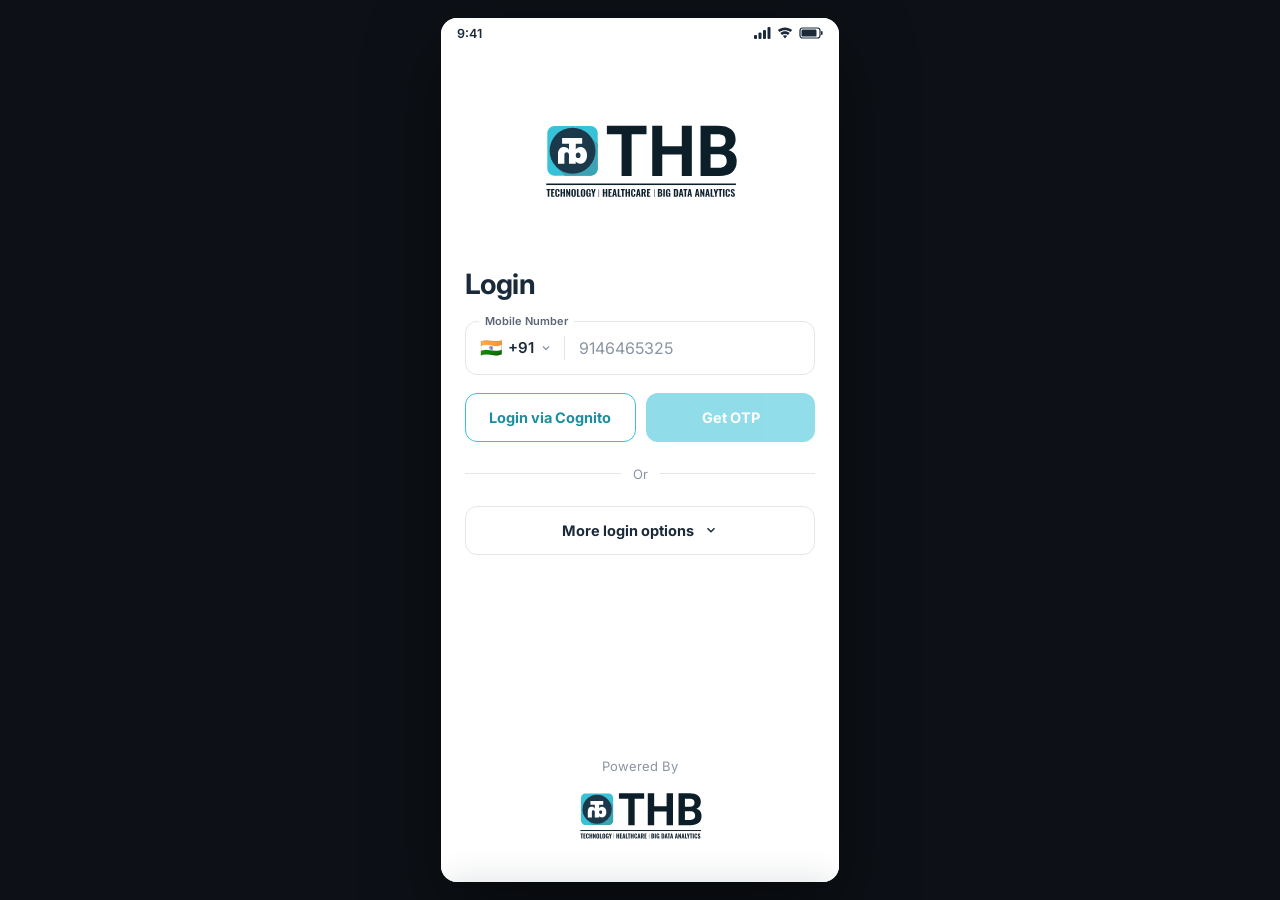
<file: index.html>
<!DOCTYPE html>
<html lang="en">
<head>
<meta charset="UTF-8">
<title>Sakra Sales</title>
<meta http-equiv="refresh" content="0; url=/login">
<script>location.replace('/login');</script>
</head>
<body></body>
</html>
</file>
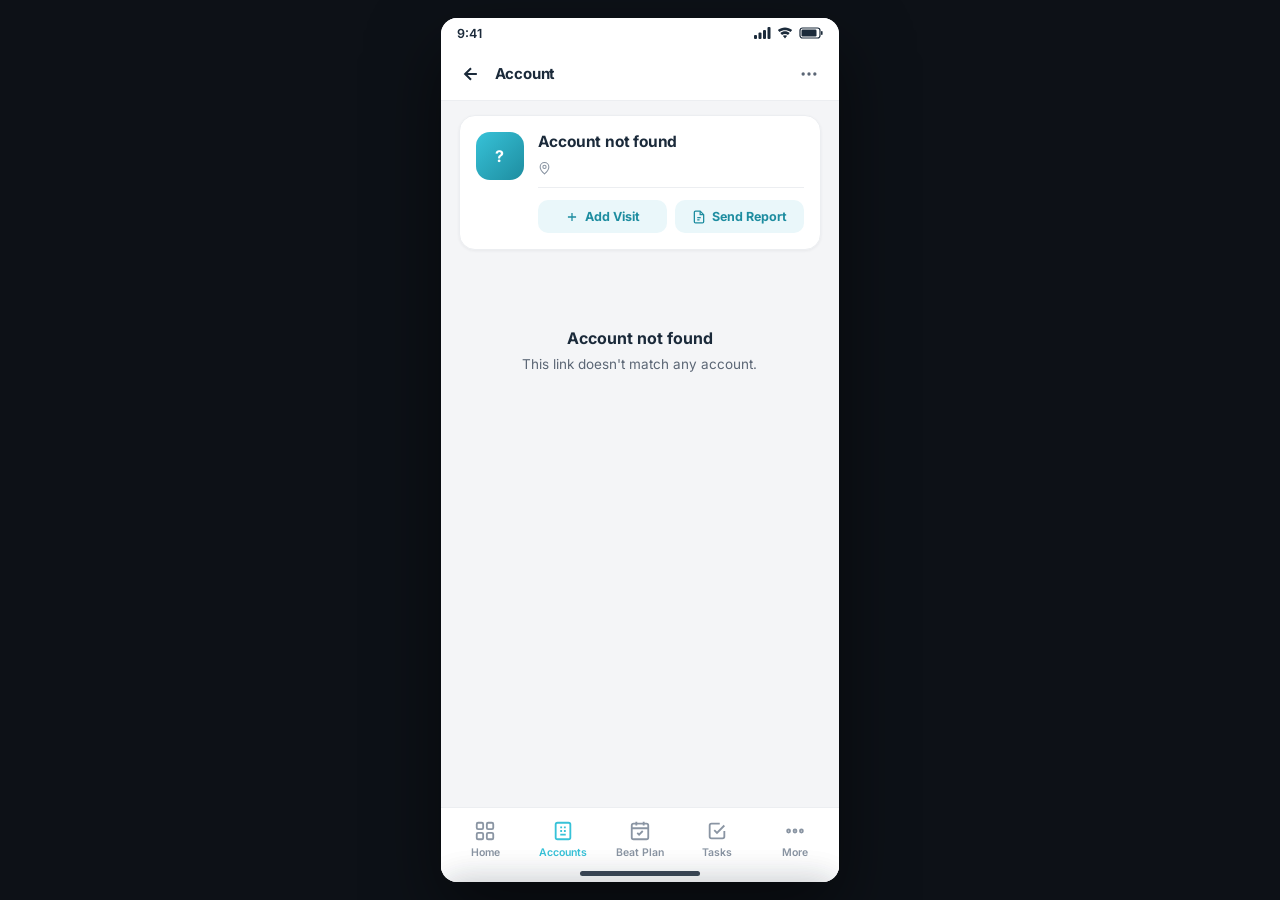
<file: accounts/index.html>
<!DOCTYPE html>
<html lang="en">
<head>
<meta charset="UTF-8"/>
<meta name="viewport" content="width=device-width,initial-scale=1.0,maximum-scale=1.0,user-scalable=no"/>
<title>Accounts · Sakra Sales</title>
<link rel="preconnect" href="https://fonts.googleapis.com">
<link rel="preconnect" href="https://fonts.gstatic.com" crossorigin>
<link href="https://fonts.googleapis.com/css2?family=Inter:wght@400;600;700&display=swap" rel="stylesheet">
<link rel="stylesheet" href="/assets/styles.css">
</head>
<body>
<div class="device" id="device">
  <div class="stage">

    <!-- LIST -->
    <div class="screen-view" id="view-list">
      <div class="appheader">
        <div class="header-row">
          <h1 class="page-title">Accounts</h1>
          <div class="avatar" onclick="location.href='/profile'">RH</div>
        </div>
      </div>
      <div class="chiprow" id="account-chips"></div>
      <div class="searchwrap"><div class="search">
        <svg width="18" height="18" viewBox="0 0 24 24" fill="none" stroke="currentColor" stroke-width="2"><circle cx="11" cy="11" r="7"/><path d="M21 21l-4.3-4.3"/></svg>
        <input id="account-search" placeholder="Search by account name, area" oninput="renderAccounts()">
      </div></div>
      <div class="toolsrow">
        <span class="count" id="account-count">— accounts</span>
        <div class="tools">
          <button class="iconbtn" onclick="openSheet('a-filter')" title="Filter"><svg width="16" height="16" viewBox="0 0 24 24" fill="none" stroke="currentColor" stroke-width="2"><path d="M3 5h18l-7 8v6l-4 2v-8z"/></svg></button>
          <button class="plan-reopt-btn" onclick="openSheet('newacct')"><svg width="13" height="13" viewBox="0 0 24 24" fill="none" stroke="currentColor" stroke-width="2.4"><path d="M12 5v14M5 12h14"/></svg>New</button>
        </div>
      </div>
      <div class="screen"><div class="pad" id="account-list" style="padding-top:0;"></div></div>
    </div>

    <!-- DETAIL -->
    <div class="screen-view" id="view-detail">
      <div class="vd-topbar">
        <a class="vd-back" href="/accounts" onclick="event.preventDefault();bucketGo('/accounts');">
          <svg width="20" height="20" viewBox="0 0 24 24" fill="none" stroke="currentColor" stroke-width="2.5"><path d="M19 12H5M12 5l-7 7 7 7"/></svg>
        </a>
        <div class="vd-topbar-title">
          <div class="vd-visit-id">Account</div>
          <div class="vd-follow-up" id="ad-sub"></div>
        </div>
        <button class="vd-topbar-action" onclick="snack('More actions — built next.')"><svg width="20" height="20" viewBox="0 0 24 24" fill="currentColor"><circle cx="5" cy="12" r="2"/><circle cx="12" cy="12" r="2"/><circle cx="19" cy="12" r="2"/></svg></button>
      </div>
      <div class="screen"><div style="padding:0 0 32px;">
        <div class="vd-hero-wrap">
          <div class="vd-hero">
            <div class="vd-hero-avatar" id="ad-avatar">AC</div>
            <div class="vd-hero-body">
              <div class="vd-hero-top">
                <div style="min-width:0;flex:1;">
                  <div class="vd-hero-name" id="ad-name">Account</div>
                  <div class="vd-hero-spec" id="ad-type">Type</div>
                </div>
                <span class="pill up" id="ad-status" style="margin-top:2px;">Status</span>
              </div>
              <div class="vd-hero-clinic">
                <svg width="13" height="13" viewBox="0 0 24 24" fill="none" stroke="currentColor" stroke-width="2"><path d="M12 22s-8-7-8-13a8 8 0 0 1 16 0c0 6-8 13-8 13z"/><circle cx="12" cy="9" r="3"/></svg>
                <span class="ct" id="ad-addr"></span>
              </div>
              <div class="vd-hero-actions">
                <button class="vd-hero-action" onclick="addVisit()">
                  <svg width="14" height="14" viewBox="0 0 24 24" fill="none" stroke="currentColor" stroke-width="2.2"><path d="M12 5v14M5 12h14"/></svg>
                  Add Visit
                </button>
                <button class="vd-hero-action" onclick="snack('Send report — built next.')">
                  <svg width="14" height="14" viewBox="0 0 24 24" fill="none" stroke="currentColor" stroke-width="2.2"><path d="M14 2H6a2 2 0 0 0-2 2v16a2 2 0 0 0 2 2h12a2 2 0 0 0 2-2V8z"/><path d="M14 2v6h6M9 13h6M9 17h4"/></svg>
                  Send Report
                </button>
              </div>
            </div>
          </div>
        </div>
        <div style="padding:0 18px 32px;" id="ad-content"></div>
      </div></div>
    </div>

  </div>

  <!-- Filter sheet -->
  <div class="sheet-backdrop" id="a-filter-backdrop" onclick="closeSheet('a-filter')"></div>
  <div class="bottom-sheet" id="a-filter-sheet">
    <div class="sheet-handle"></div>
    <div class="sheet-header">
      <span class="sheet-title">Filters</span>
      <button class="sheet-close" onclick="closeSheet('a-filter')"><svg width="14" height="14" viewBox="0 0 24 24" fill="none" stroke="currentColor" stroke-width="2.5"><path d="M18 6L6 18M6 6l12 12"/></svg></button>
    </div>
    <div class="sf-section">
      <div class="sf-section-h">Status</div>
      <div class="sf-chips" id="a-filter-status"></div>
    </div>
    <div class="sheet-footer">
      <button class="btn secondary" onclick="resetAccountsFilter()">Reset</button>
      <button class="btn btn-primary" onclick="applyAccountsFilter()">Apply</button>
    </div>
  </div>

  <!-- New account sheet -->
  <div class="sheet-backdrop" id="newacct-backdrop" onclick="closeSheet('newacct')"></div>
  <div class="bottom-sheet" id="newacct-sheet">
    <div class="sheet-handle"></div>
    <div class="sheet-header"><span class="sheet-title">New account</span>
      <button class="sheet-close" onclick="closeSheet('newacct')"><svg width="14" height="14" viewBox="0 0 24 24" fill="none" stroke="currentColor" stroke-width="2.5"><path d="M18 6L6 18M6 6l12 12"/></svg></button></div>
    <div class="co-section"><label class="tke-label">Account name <span class="req" style="color:var(--red)">*</span></label><input class="tke-input" id="nac-name" placeholder="e.g. City Care Clinic" style="font-size:16px;"></div>
    <div class="co-section"><label class="tke-label">Type</label>
      <select class="tke-select" id="nac-type"><option value="referral">Referral source</option><option value="venue">Venue</option><option value="corporate">Corporate</option></select></div>
    <div class="co-section"><label class="tke-label">Sub-type</label><input class="tke-input" id="nac-sub" placeholder="e.g. Nursing Home / Housing Society / IT" style="font-size:16px;"></div>
    <div class="co-section"><label class="tke-label">Status</label>
      <select class="tke-select" id="nac-status"><option>Prospect</option><option>Active</option><option>On-hold</option></select></div>
    <div class="co-section"><label class="tke-label">Address / area</label><input class="tke-input" id="nac-addr" placeholder="e.g. Indiranagar, Bengaluru" style="font-size:16px;"></div>
    <div class="co-section"><label class="tke-label">Primary contact</label><input class="tke-input" id="nac-contact" placeholder="Name" style="font-size:16px;"></div>
    <div class="co-section"><label class="tke-label">Contact phone</label><input class="tke-input" id="nac-phone" placeholder="+91 …" style="font-size:16px;"></div>
    <div class="sheet-footer"><button class="btn secondary" onclick="closeSheet('newacct')">Cancel</button><button class="btn btn-primary" onclick="createAccount()">Create account</button></div>
  </div>
</div>

<script src="/assets/data.js"></script>
<script src="/assets/shell.js"></script>
<script>
initShell('accounts');

const as_={type:"All",filter:{status:[]},filterDraft:{status:[]}};

/* New account */
function createAccount(){
  const name=(document.getElementById('nac-name').value||'').trim();
  if(!name){ snack('Please enter an account name.'); return; }
  const type=document.getElementById('nac-type').value;
  const sub=(document.getElementById('nac-sub').value||'').trim()||({referral:'Clinic',venue:'Venue',corporate:'Company'})[type];
  const status=document.getElementById('nac-status').value;
  const addr=(document.getElementById('nac-addr').value||'').trim()||'Bengaluru';
  const cName=(document.getElementById('nac-contact').value||'').trim();
  const cPhone=(document.getElementById('nac-phone').value||'').trim();
  const contacts=cName?[{n:cName,role:'Primary contact',phone:cPhone||'—',email:''}]:[];
  const acct={id:'AC-'+(9000+ACCOUNTS.length),name,type,sub,status,addr,lastVisit:'No visits yet',created:ACCOUNTS.length+1,contacts};
  if(type==='referral'){ Object.assign(acct,{tier:2,specialties:'—',referralsMTD:0,referralTarget:0,competing:'—'}); }
  else if(type==='venue'){ Object.assign(acct,{households:0,footfall:'—',pastCamps:0,preferredTiming:'—'}); }
  else { Object.assign(acct,{employees:0,insurer:'—',packageTier:'—',renewal:'—'}); }
  ACCOUNTS.push(acct);
  closeSheet('newacct');
  as_.type='All'; renderChips(); renderAccounts();
  snack('Account created.');
}

function renderChips(){
  const chips=[["All","All"],["referral","Referral"],["venue","Venue"],["corporate","Corporate"]];
  document.getElementById('account-chips').innerHTML=chips.map(([k,l])=>`<button class="chip ${as_.type===k?'active':''}" onclick="setType('${k}')">${l}</button>`).join('');
}
function setType(t){as_.type=t;renderChips();renderAccounts();}

/* ── Filter sheet ── */
const _openSheetOrig=openSheet;
openSheet=function(id){ if(id==='a-filter') populateAccountsFilterSheet(); _openSheetOrig(id); };
function populateAccountsFilterSheet(){
  as_.filterDraft={status:[...as_.filter.status]};
  document.getElementById('a-filter-status').innerHTML=["Prospect","Active","On-hold"].map(s=>`<button class="sf-chip-multi ${as_.filterDraft.status.includes(s)?'sel':''}" onclick="toggleAFilter('${s}',this)">${s}</button>`).join('');
}
function toggleAFilter(val,btn){
  const list=as_.filterDraft.status;const i=list.indexOf(val);
  if(i>=0) list.splice(i,1); else list.push(val);
  btn.classList.toggle('sel');
}
function applyAccountsFilter(){as_.filter={status:[...as_.filterDraft.status]};closeSheet('a-filter');renderAccounts();}
function resetAccountsFilter(){as_.filterDraft={status:[]};populateAccountsFilterSheet();}

function statusClass(s){return ACC_STATUS_CLASS[s]||'up';}

function renderAccounts(){
  const q=(document.getElementById('account-search').value||'').toLowerCase();
  let rows=ACCOUNTS.filter(a=>{
    const typeOk=as_.type==='All'||a.type===as_.type;
    const statusOk=!as_.filter.status.length||as_.filter.status.includes(a.status);
    const qOk=!q||a.name.toLowerCase().includes(q)||a.addr.toLowerCase().includes(q)||(a.sub||'').toLowerCase().includes(q);
    return typeOk&&statusOk&&qOk;
  });
  rows=[...rows].sort((x,y)=>x.created-y.created);
  document.getElementById('account-count').textContent=`${rows.length} account${rows.length!==1?'s':''}`;
  const list=document.getElementById('account-list');
  if(!rows.length){list.innerHTML='<div class="empty"><div class="et">No accounts found</div><div class="ed">Try a different name, type, or status.</div></div>';return;}
  list.innerHTML=rows.map(a=>{
    const slug=slugify(a.name);
    const meta=ACCOUNT_TYPE_META[a.type];
    const noVisit=/no visits/i.test(a.lastVisit);
    const foot=noVisit
      ?`<span class="foot-meta no-visits"><svg width="14" height="14" viewBox="0 0 24 24" fill="none" stroke="currentColor" stroke-width="2"><circle cx="12" cy="12" r="9"/><path d="M8 12h8"/></svg>No visits yet</span>`
      :`<span class="foot-meta"><svg width="14" height="14" viewBox="0 0 24 24" fill="none" stroke="currentColor" stroke-width="2"><circle cx="12" cy="12" r="9"/><path d="M12 7v5l3 2"/></svg>Last visit ${a.lastVisit}</span>`;
    return `<div class="card" onclick="bucketGo('/accounts/${slug}')">
      <div class="card-top">
        <span class="card-title">${a.name}</span>
        <div class="card-top-right"><span class="pill ${statusClass(a.status)}">${a.status}</span></div>
      </div>
      <div class="inner"><div class="line"><span style="color:var(--ink-2)">${meta.chip}:</span> ${a.sub}</div><div class="line sub">${a.addr}</div></div>
      <div class="card-foot">${foot}<button class="btn btn-primary" style="padding:7px 14px;font-size:var(--f-body);" onclick="event.stopPropagation();addVisitFor('${slug}')">Add Visit</button></div>
    </div>`;
  }).join('');
}

function vRow(label,val){return `<div class="vd-row"><span class="vd-row-label">${label}</span><span class="vd-row-value">${val||'—'}</span></div>`;}

const ad={current:null,acc:{info:true,contacts:true}};

function renderDetail(slug){
  const a=findAccountBySlug(slug);
  const content=document.getElementById('ad-content');
  if(!a){
    document.getElementById('ad-name').textContent='Account not found';
    document.getElementById('ad-type').textContent='';
    document.getElementById('ad-addr').textContent='';
    document.getElementById('ad-status').style.display='none';
    document.getElementById('ad-avatar').textContent='?';
    content.innerHTML='<div class="empty" style="margin-top:24px;"><div class="et">Account not found</div><div class="ed">This link doesn\'t match any account.</div></div>';
    return;
  }
  const meta=ACCOUNT_TYPE_META[a.type];
  document.getElementById('ad-status').style.display='';
  document.getElementById('ad-avatar').textContent=accInitials(a.name);
  document.getElementById('ad-name').textContent=a.name;
  document.getElementById('ad-type').textContent=`${meta.label} · ${a.sub}`;
  document.getElementById('ad-status').textContent=a.status;
  document.getElementById('ad-status').className=`pill ${statusClass(a.status)}`;
  document.getElementById('ad-addr').textContent=a.addr;
  document.getElementById('ad-sub').textContent=`${a.id} · Last visit ${a.lastVisit}`;
  ad.current=a; ad.acc={info:true,contacts:true};

  content.innerHTML=renderTypeInfo(a)+renderContacts(a)+renderRelated(a);
  bindAccordions();
  document.querySelector('#view-detail .screen').scrollTop=0;
}

/* Type-specific info block */
function renderTypeInfo(a){
  let rows='';
  if(a.type==='referral'){
    rows=vRow('Priority Tier',`P${a.tier}`)
        +vRow('Aligned Specialties',a.specialties)
        +vRow('Referrals (MTD)',`${a.referralsMTD} of ${a.referralTarget} target`)
        +vRow('Competing Hospitals',a.competing);
  } else if(a.type==='venue'){
    rows=(a.households?vRow('Households',a.households.toLocaleString('en-IN')):'')
        +vRow('Footfall Potential',a.footfall)
        +vRow('Past Camps',a.pastCamps)
        +vRow('Preferred Timing',a.preferredTiming);
  } else if(a.type==='corporate'){
    rows=vRow('Employees',a.employees.toLocaleString('en-IN'))
        +vRow('Current Insurer',a.insurer)
        +vRow('Package Tier',a.packageTier)
        +vRow('Renewal Date',a.renewal);
  }
  const meta=ACCOUNT_TYPE_META[a.type];
  return `<div class="acc ${ad.acc.info?'open':''}" data-key="info">
    <div class="acc-head">
      <div class="acc-icon">${meta.icon}</div>
      <div class="acc-title"><div class="acc-name">${meta.label} details</div><div class="acc-sub">${meta.sub}</div></div>
      <svg class="acc-chev" width="18" height="18" viewBox="0 0 24 24" fill="none" stroke="currentColor" stroke-width="2.5"><path d="M6 9l6 6 6-6"/></svg>
    </div>
    <div class="acc-body">${rows}</div>
  </div>`;
}

/* Linked contacts */
function renderContacts(a){
  const rows=(a.contacts||[]).map(c=>`
    <div class="vd-row" style="align-items:flex-start;">
      <span class="vd-row-label">${c.role}</span>
      <span class="vd-row-value" style="text-align:right;">
        <div style="font-weight:700;color:var(--ink);">${c.n}</div>
        ${c.spec?`<div style="color:var(--ink-2);">${c.spec}</div>`:''}
        <div style="color:var(--teal-press);">${c.phone}</div>
        ${c.email?`<div style="color:var(--ink-3);font-size:var(--f-cap);">${c.email}</div>`:''}
      </span>
    </div>`).join('');
  return `<div class="acc ${ad.acc.contacts?'open':''}" data-key="contacts">
    <div class="acc-head">
      <div class="acc-icon"><svg width="16" height="16" viewBox="0 0 24 24" fill="none" stroke="currentColor" stroke-width="2"><circle cx="9" cy="8" r="3.2"/><path d="M3.5 20a5.5 5.5 0 0 1 11 0"/><circle cx="17" cy="9" r="2.6"/><path d="M16 14.5a4.5 4.5 0 0 1 5 4"/></svg></div>
      <div class="acc-title"><div class="acc-name">Contacts</div><div class="acc-sub">${(a.contacts||[]).length} linked to this account</div></div>
      <svg class="acc-chev" width="18" height="18" viewBox="0 0 24 24" fill="none" stroke="currentColor" stroke-width="2.5"><path d="M6 9l6 6 6-6"/></svg>
    </div>
    <div class="acc-body">${rows||'<div class="vd-row"><span class="vd-row-value">No contacts assigned yet</span></div>'}</div>
  </div>`;
}

/* Related Leads, Deals & Tasks for this account */
function renderRelated(a){
  const slug=slugify(a.name);
  const leads=(typeof LEADS!=='undefined'?LEADS:[]).filter(l=>l.accountSlug===slug);
  const deals=(typeof DEALS!=='undefined'?DEALS:[]).filter(d=>d.accountSlug===slug);
  const tasks=(typeof TASKS!=='undefined'?TASKS:[]).filter(t=>t.accountSlug===slug);
  if(!leads.length&&!deals.length&&!tasks.length) return '';
  const linkRow=(label,val,href)=>`<a class="vd-row" style="text-decoration:none;color:inherit;" href="${href}" onclick="event.preventDefault();location.href='${href}'"><span class="vd-row-label">${label}</span><span class="vd-row-value" style="color:var(--teal-press);">${val} ›</span></a>`;
  let rows='';
  leads.forEach(l=>rows+=linkRow('Lead',`${l.title} · ${l.stage}`,`/leads/${l.id}`));
  deals.forEach(d=>rows+=linkRow('Deal',`${d.name} · ${d.status}`,`/deals/${d.id}`));
  tasks.forEach(t=>rows+=linkRow('Task',`${t.title} · ${t.status}`,`/tasks/${t.id}`));
  return `<div class="acc open" data-key="related" style="margin-top:14px;">
    <div class="acc-head">
      <div class="acc-icon"><svg width="16" height="16" viewBox="0 0 24 24" fill="none" stroke="currentColor" stroke-width="2"><path d="M4 6h16M4 12h16M4 18h10"/></svg></div>
      <div class="acc-title"><div class="acc-name">Related</div><div class="acc-sub">Leads, deals &amp; tasks on this account</div></div>
      <svg class="acc-chev" width="18" height="18" viewBox="0 0 24 24" fill="none" stroke="currentColor" stroke-width="2.5"><path d="M6 9l6 6 6-6"/></svg>
    </div>
    <div class="acc-body">${rows}</div>
  </div>`;
}

function bindAccordions(){
  document.querySelectorAll('#ad-content .acc').forEach(acc=>{
    acc.querySelector('.acc-head').addEventListener('click',()=>{
      const k=acc.dataset.key;
      ad.acc[k]=!ad.acc[k];
      acc.classList.toggle('open',ad.acc[k]);
    });
  });
}

const ADD_PURPOSE={referral:"Referral discussion",venue:"Camp recce",corporate:"Intro meeting"};
function queueVisit(a){
  if(!a) return;
  let added=[];
  try{ added=JSON.parse(sessionStorage.getItem('addedVisits')||'[]'); }catch(e){ added=[]; }
  const contact=(a.contacts&&a.contacts[0])?a.contacts[0].n:'—';
  added.push({
    id:'AV-'+(added.length+1)+'-'+slugify(a.name).slice(0,6),
    time:"TBD",ap:"",accountSlug:slugify(a.name),accountName:a.name,accountSub:a.sub,
    type:a.type,tier:a.tier,purpose:ADD_PURPOSE[a.type]||"Visit",contact,vt:"In person",status:"up",added:true
  });
  sessionStorage.setItem('addedVisits',JSON.stringify(added));
  snack(`Visit added to beat plan · ${a.name} (pending approval)`);
}
function addVisit(){ queueVisit(ad.current); }
function addVisitFor(slug){ queueVisit(findAccountBySlug(slug)); }

function showView(name){
  document.getElementById('view-list').classList.toggle('active',name==='list');
  document.getElementById('view-detail').classList.toggle('active',name==='detail');
}

bucketRoute('/accounts',{
  list(){ showView('list'); renderChips(); renderAccounts(); },
  detail(slug){ showView('detail'); renderDetail(slug); },
});
</script>
</body>
</html>
</file>
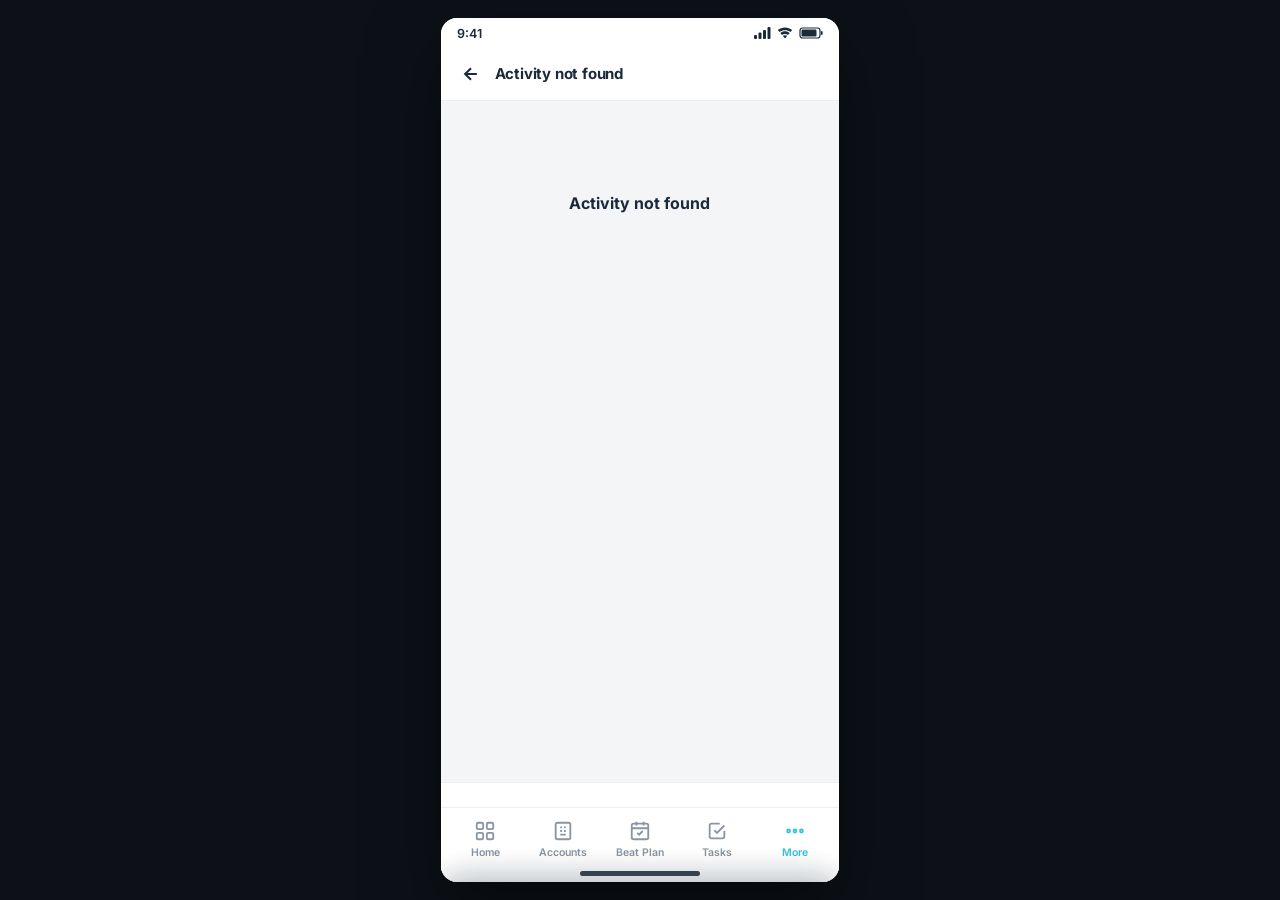
<file: activity/index.html>
<!DOCTYPE html>
<html lang="en">
<head>
<meta charset="UTF-8"/>
<meta name="viewport" content="width=device-width,initial-scale=1.0,maximum-scale=1.0,user-scalable=no"/>
<title>Activity · Sakra Sales</title>
<link rel="preconnect" href="https://fonts.googleapis.com">
<link rel="preconnect" href="https://fonts.gstatic.com" crossorigin>
<link href="https://fonts.googleapis.com/css2?family=Inter:wght@400;600;700&display=swap" rel="stylesheet">
<link rel="stylesheet" href="/assets/styles.css">
</head>
<body>
<div class="device" id="device">
  <div class="stage">

    <!-- LIST -->
    <div class="screen-view" id="view-list">
      <div class="appheader">
        <div class="header-row">
          <h1 class="page-title">Activity</h1>
          <div class="avatar" onclick="location.href='/profile'">RH</div>
        </div>
      </div>
      <div class="plan-toolbar">
        <span class="dash-stat-l" style="text-transform:none;font-size:var(--f-cap);color:var(--ink-2);">Health camps &amp; events</span>
        <button class="plan-reopt-btn" onclick="openSheet('newact')" title="Plan a new activity">
          <svg width="13" height="13" viewBox="0 0 24 24" fill="none" stroke="currentColor" stroke-width="2.4"><path d="M12 5v14M5 12h14"/></svg>
          New activity
        </button>
      </div>
      <div class="chiprow" id="act-chips"></div>
      <div class="toolsrow"><span class="count" id="act-count">— activities</span></div>
      <div class="screen"><div class="pad" id="act-list" style="padding-top:0;"></div></div>
    </div>

    <!-- DETAIL -->
    <div class="screen-view" id="view-detail">
      <div class="vd-topbar">
        <a class="vd-back" href="/activity" onclick="event.preventDefault();bucketGo('/activity');">
          <svg width="20" height="20" viewBox="0 0 24 24" fill="none" stroke="currentColor" stroke-width="2.5"><path d="M19 12H5M12 5l-7 7 7 7"/></svg>
        </a>
        <div class="vd-topbar-title">
          <div class="vd-visit-id" id="ad-id">Activity</div>
          <div class="vd-follow-up" id="ad-when"></div>
        </div>
        <span style="width:36px;"></span>
      </div>
      <div class="screen"><div style="padding:14px 18px 110px;" id="ad-content"></div></div>
      <div class="vd-footer" id="ad-footer"></div>
    </div>

  </div>

  <!-- New activity sheet (maker) -->
  <div class="sheet-backdrop" id="newact-backdrop" onclick="closeSheet('newact')"></div>
  <div class="bottom-sheet" id="newact-sheet">
    <div class="sheet-handle"></div>
    <div class="sheet-header">
      <div>
        <span class="sheet-title">Plan a new activity</span>
        <div class="msg-doctor-line">Submitted to your manager for approval</div>
      </div>
      <button class="sheet-close" onclick="closeSheet('newact')"><svg width="14" height="14" viewBox="0 0 24 24" fill="none" stroke="currentColor" stroke-width="2.5"><path d="M18 6L6 18M6 6l12 12"/></svg></button>
    </div>
    <div class="co-section">
      <label class="tke-label">Venue <span class="req" style="color:var(--red)">*</span></label>
      <select class="tke-select" id="na-venue"></select>
    </div>
    <div class="co-section">
      <label class="tke-label">Activity name</label>
      <input class="tke-input" id="na-name" placeholder="e.g. Free Health Camp" style="font-size:16px;">
    </div>
    <div class="co-section">
      <label class="tke-label">Proposed date</label>
      <input type="date" class="tke-input" id="na-date" style="font-size:16px;">
    </div>
    <div class="co-section">
      <label class="tke-label">Services to offer</label>
      <div class="sf-chips" id="na-services"></div>
    </div>
    <div class="co-section">
      <label class="tke-label">Staff</label>
      <div class="sf-chips" id="na-staff"></div>
    </div>
    <div class="co-section">
      <label class="tke-label">Logistics</label>
      <div class="sf-chips" id="na-logistics"></div>
    </div>
    <div class="mc-note" style="margin:0 4px;">
      <svg width="13" height="13" viewBox="0 0 24 24" fill="none" stroke="currentColor" stroke-width="2.2"><circle cx="12" cy="12" r="9"/><path d="M12 7v5l3 2"/></svg>
      New activities go to your manager for approval before scheduling.
    </div>
    <div class="sheet-footer">
      <button class="btn secondary" onclick="closeSheet('newact')">Cancel</button>
      <button class="btn btn-primary" onclick="createActivity()">Send for approval</button>
    </div>
  </div>

  <!-- Approval sheet (checker) -->
  <div class="sheet-backdrop" id="aapprove-backdrop" onclick="closeSheet('aapprove')"></div>
  <div class="bottom-sheet" id="aapprove-sheet">
    <div class="sheet-handle"></div>
    <div class="sheet-header">
      <div>
        <span class="sheet-title">Activity awaiting approval</span>
        <div class="msg-doctor-line" id="aapprove-sub">—</div>
      </div>
      <button class="sheet-close" onclick="closeSheet('aapprove')"><svg width="14" height="14" viewBox="0 0 24 24" fill="none" stroke="currentColor" stroke-width="2.5"><path d="M18 6L6 18M6 6l12 12"/></svg></button>
    </div>
    <div id="aapprove-body" style="padding:0 4px;"></div>
    <div class="sheet-footer">
      <button class="btn secondary" onclick="reviewActivity('rejected')">Reject</button>
      <button class="btn btn-primary" onclick="reviewActivity('approved')">Approve</button>
    </div>
  </div>

  <!-- Post-activity report sheet -->
  <div class="sheet-backdrop" id="report-backdrop" onclick="closeSheet('report')"></div>
  <div class="bottom-sheet" id="report-sheet">
    <div class="sheet-handle"></div>
    <div class="sheet-header">
      <span class="sheet-title">Post-activity report</span>
      <button class="sheet-close" onclick="closeSheet('report')"><svg width="14" height="14" viewBox="0 0 24 24" fill="none" stroke="currentColor" stroke-width="2.5"><path d="M18 6L6 18M6 6l12 12"/></svg></button>
    </div>
    <div class="co-section">
      <label class="tke-label">Footfall</label>
      <input type="number" class="tke-input" id="rp-footfall" placeholder="e.g. 180" style="font-size:16px;">
    </div>
    <div class="co-section">
      <label class="tke-label">Leads captured</label>
      <input type="number" class="tke-input" id="rp-leads" placeholder="e.g. 22" style="font-size:16px;">
    </div>
    <div class="sheet-footer">
      <button class="btn secondary" onclick="closeSheet('report')">Cancel</button>
      <button class="btn btn-primary" onclick="submitReport()">Mark completed</button>
    </div>
  </div>
</div>

<script src="/assets/data.js"></script>
<script src="/assets/shell.js"></script>
<script>
initShell('more');

const ALL_SERVICES=["BP","Sugar","BMI","ECG","Vision","Dental","Specialist OPD","Diet counselling"];
const ALL_STAFF=["Physician","Pediatrician","Nurse","Dietician","Coordinator","Lab technician"];
const ALL_LOGISTICS=["Space","Tables","Chairs","Power","Branding","Permissions"];
const at={filter:"All",current:null,naServices:[],naStaff:[],naLogistics:[]};

const AT_TABS=[
  {k:"All",m:a=>true},
  {k:"Pending",m:a=>a.approval==='pending'},
  {k:"Approved",m:a=>a.approval==='approved'&&a.exec==='planned'},
  {k:"Completed",m:a=>a.exec==='completed'},
];

function renderChips(){
  document.getElementById('act-chips').innerHTML=AT_TABS.map(t=>`<button class="chip ${at.filter===t.k?'active':''}" onclick="setFilter('${t.k}')">${t.k}</button>`).join('');
}
function setFilter(k){at.filter=k;renderChips();renderList();}

function statusPill(a){
  if(a.exec==='completed') return `<span class="pill done">Completed</span>`;
  return `<span class="pill ${ACTIVITY_APPROVAL_CLASS[a.approval]}">${a.approval==='approved'?'Approved':a.approval==='pending'?'Pending approval':'Rejected'}</span>`;
}

function renderList(){
  const tab=AT_TABS.find(t=>t.k===at.filter);
  const rows=ACTIVITIES.filter(tab.m).sort((a,b)=>a.created-b.created);
  document.getElementById('act-count').textContent=`${rows.length} activit${rows.length!==1?'ies':'y'}`;
  const list=document.getElementById('act-list');
  if(!rows.length){list.innerHTML='<div class="empty"><div class="et">No activities</div><div class="ed">Plan a new camp or change the filter.</div></div>';return;}
  list.innerHTML=rows.map(a=>{
    const done=a.exec==='completed';
    const foot=done
      ?`<span class="foot-meta"><svg width="13" height="13" viewBox="0 0 24 24" fill="none" stroke="currentColor" stroke-width="2"><path d="M20 6L9 17l-5-5"/></svg>${a.footfall} footfall · ${a.leads} leads</span>`
      :`<span class="foot-meta"><svg width="13" height="13" viewBox="0 0 24 24" fill="none" stroke="currentColor" stroke-width="2"><circle cx="12" cy="12" r="9"/><path d="M12 7v5l3 2"/></svg>${a.expFootfall||'—'} expected</span>`;
    return `<div class="card" onclick="bucketGo('/activity/${a.id}')">
      <div class="card-top">
        <span class="card-title">${a.name}</span>
        ${statusPill(a)}
      </div>
      <div class="inner">
        <div class="line"><span style="color:var(--ink-2)">Venue:</span> ${a.venueName}</div>
        <div class="line sub">${a.date} · ${a.time}</div>
      </div>
      <div class="card-foot">
        ${foot}
        <span class="foot-meta">${a.services.length} services</span>
      </div>
    </div>`;
  }).join('');
}

function vRow(label,val){return `<div class="vd-row"><span class="vd-row-label">${label}</span><span class="vd-row-value">${val||'—'}</span></div>`;}
function chipRow(items){return `<div class="sf-chips" style="padding:2px 0;">${items.map(i=>`<span class="sf-chip-multi sel" style="pointer-events:none;">${i}</span>`).join('')}</div>`;}

function renderDetail(id){
  const a=findActivityById(id); at.current=a;
  const content=document.getElementById('ad-content');
  const footer=document.getElementById('ad-footer');
  if(!a){
    document.getElementById('ad-id').textContent='Activity not found';
    document.getElementById('ad-when').textContent='';
    content.innerHTML='<div class="empty" style="margin-top:24px;"><div class="et">Activity not found</div></div>';
    footer.innerHTML='';
    return;
  }
  document.getElementById('ad-id').textContent=a.name;
  document.getElementById('ad-when').textContent=a.date;
  const meta=ACCOUNT_TYPE_META.venue;
  /* E5: spend linked to this activity (cost & cost-per-lead) */
  const actCost=(typeof getExpenses==='function'?getExpenses():[]).filter(e=>e.linkType==='activity'&&(e.linkLabel||'').indexOf(a.name)>=0).reduce((s,e)=>s+e.amount,0);
  let report='';
  if(a.exec==='completed'){
    const conv=a.footfall?Math.round((a.conversions/a.leads)*100):0;
    const cpl=actCost&&a.leads?fmtRs(Math.round(actCost/a.leads)):'—';
    report=`<div class="acc open" style="margin-top:14px;"><div class="acc-head">
      <div class="acc-icon"><svg width="16" height="16" viewBox="0 0 24 24" fill="none" stroke="currentColor" stroke-width="2"><path d="M3 3v18h18"/><path d="M7 14l4-4 4 3 5-6"/></svg></div>
      <div class="acc-title"><div class="acc-name">Post-activity report</div><div class="acc-sub">Outcome &amp; ROI</div></div>
    </div><div class="acc-body">
      <div class="ri-grid">
        <div class="ri-stat"><div class="ri-stat-lbl">Footfall</div><div class="ri-stat-val">${a.footfall}</div></div>
        <div class="ri-stat"><div class="ri-stat-lbl">Leads</div><div class="ri-stat-val">${a.leads}</div></div>
        <div class="ri-stat"><div class="ri-stat-lbl">Conversions</div><div class="ri-stat-val">${a.conversions}</div></div>
        <div class="ri-stat"><div class="ri-stat-lbl">Conv. rate</div><div class="ri-stat-val">${conv}%</div></div>
        <div class="ri-stat"><div class="ri-stat-lbl">Logistics cost</div><div class="ri-stat-val">${actCost?fmtRs(actCost):'—'}</div></div>
        <div class="ri-stat"><div class="ri-stat-lbl">Cost / lead</div><div class="ri-stat-val">${cpl}</div></div>
      </div>
    </div></div>`;
  }
  content.innerHTML=`
    <div class="card" style="margin-bottom:14px;">
      <div class="card-top"><span class="card-title">${a.venueName}</span>${statusPill(a)}</div>
      <div class="inner"><div class="line">${a.name}</div><div class="line sub">${a.date} · ${a.time}</div></div>
    </div>
    <div class="acc open"><div class="acc-head">
      <div class="acc-icon">${meta.icon}</div>
      <div class="acc-title"><div class="acc-name">Activity plan</div><div class="acc-sub">Services, staff &amp; logistics</div></div>
    </div><div class="acc-body">
      ${vRow('Expected footfall',a.expFootfall||(a.footfall?a.footfall+' (actual)':'—'))}
      ${vRow('Submitted by',a.submittedBy)}
      ${a.reviewedBy?vRow('Approved by',a.reviewedBy):''}
      <div class="vd-row" style="align-items:flex-start;"><span class="vd-row-label">Services</span><span class="vd-row-value">${chipRow(a.services)}</span></div>
      <div class="vd-row" style="align-items:flex-start;"><span class="vd-row-label">Staff</span><span class="vd-row-value" style="text-align:right;">${a.staff.join('<br>')}</span></div>
      <div class="vd-row" style="align-items:flex-start;"><span class="vd-row-label">Logistics</span><span class="vd-row-value">${chipRow(a.logistics)}</span></div>
    </div></div>
    ${report}
    <div class="card" style="margin-top:14px;" onclick="bucketGo('/accounts/${a.venueSlug}')">
      <div class="card-top"><span class="card-title" style="font-size:var(--f-sub);">Venue account</span><span class="pill wait">Venue</span></div>
      <div class="inner"><div class="line sub">View account ›</div></div>
    </div>`;

  /* footer CTA by state */
  if(a.approval==='pending'){
    footer.innerHTML=currentRole()==='manager'
      ?`<button class="btn btn-primary" style="flex:1;padding:14px;font-size:var(--f-sub);" onclick="openActApproval()">Review approval</button>`
      :`<button class="btn secondary" style="flex:1;padding:14px;font-size:var(--f-sub);opacity:.7;" disabled>Awaiting manager approval</button>`;
  } else if(a.approval==='approved'&&a.exec==='planned'){
    footer.innerHTML=`<button class="btn btn-primary" style="flex:1;padding:14px;font-size:var(--f-sub);" onclick="openSheet('report')">Run camp &amp; log report</button>`;
  } else {
    footer.innerHTML=`<button class="btn secondary" style="flex:1;padding:14px;font-size:var(--f-sub);" onclick="bucketGo('/activity')">Back to activities</button>`;
  }
  document.querySelector('#view-detail .screen').scrollTop=0;
}

function openActApproval(){
  const a=at.current;
  document.getElementById('aapprove-sub').textContent=`${a.venueName} · ${a.date}`;
  document.getElementById('aapprove-body').innerHTML=`
    ${vRow('Activity',a.name)}
    ${vRow('Submitted by',a.submittedBy)}
    ${vRow('Expected footfall',a.expFootfall)}
    <div class="vd-row" style="align-items:flex-start;"><span class="vd-row-label">Services</span><span class="vd-row-value">${chipRow(a.services)}</span></div>
    ${a.note?`<div class="vd-row" style="align-items:flex-start;"><span class="vd-row-label">Note</span><span class="vd-row-value" style="text-align:right;">${a.note}</span></div>`:''}`;
  openSheet('aapprove');
}
function reviewActivity(decision){
  if(at.current) setActivityApproval(at.current.id,decision);
  closeSheet('aapprove');
  renderDetail(at.current.id);
  snack(decision==='approved'?'Activity approved.':'Activity rejected — rep notified.');
}

/* New activity (maker) */
function openNewAct(){
  document.getElementById('na-venue').innerHTML=ACCOUNTS.filter(a=>a.type==='venue').map(v=>`<option value="${slugify(v.name)}">${v.name}</option>`).join('');
  document.getElementById('na-name').value='';
  document.getElementById('na-date').value='';
  at.naServices=[]; at.naStaff=[]; at.naLogistics=[];
  document.getElementById('na-services').innerHTML=ALL_SERVICES.map(s=>`<button class="sf-chip-multi" onclick="toggleNa('naServices','${s.replace(/'/g,"\\'")}',this)">${s}</button>`).join('');
  document.getElementById('na-staff').innerHTML=ALL_STAFF.map(s=>`<button class="sf-chip-multi" onclick="toggleNa('naStaff','${s.replace(/'/g,"\\'")}',this)">${s}</button>`).join('');
  document.getElementById('na-logistics').innerHTML=ALL_LOGISTICS.map(s=>`<button class="sf-chip-multi" onclick="toggleNa('naLogistics','${s.replace(/'/g,"\\'")}',this)">${s}</button>`).join('');
}
function toggleNa(group,s,btn){const arr=at[group];const i=arr.indexOf(s);if(i>=0)arr.splice(i,1);else arr.push(s);btn.classList.toggle('sel');}
function createActivity(){
  const venueSlug=document.getElementById('na-venue').value;
  const venue=ACCOUNTS.find(a=>slugify(a.name)===venueSlug);
  const name=document.getElementById('na-name').value||'Health Camp';
  const date=document.getElementById('na-date').value||'TBD';
  const id='AT-'+(ACTIVITIES.length+1);
  ACTIVITIES.push({id,name,venueSlug,venueName:venue?venue.name:'Venue',date,time:'TBD',
    services:at.naServices.length?at.naServices:["BP","Sugar","BMI"],staff:at.naStaff.length?at.naStaff:["TBD"],logistics:at.naLogistics.length?at.naLogistics:["TBD"],
    approval:"pending",exec:"planned",submittedBy:"Raj Hussain",note:"Created from app",expFootfall:venue?venue.footfall:'—',created:ACTIVITIES.length+1});
  closeSheet('newact');
  at.filter='Pending';renderChips();renderList();
  snack('Activity created — sent for approval.');
}

function submitReport(){
  const a=at.current;
  const f=parseInt(document.getElementById('rp-footfall').value||'0',10);
  const l=parseInt(document.getElementById('rp-leads').value||'0',10);
  if(!f||!l){snack('Enter footfall and leads.');return;}
  a.exec='completed';a.footfall=f;a.leads=l;a.conversions=Math.round(l*0.3);
  /* Captured camp leads flow into the Leads pipeline */
  let added=[]; try{ added=JSON.parse(sessionStorage.getItem('activityLeads')||'[]'); }catch(e){ added=[]; }
  added.push({venueSlug:a.venueSlug,venueName:a.venueName,count:l,activity:a.name});
  sessionStorage.setItem('activityLeads',JSON.stringify(added));
  closeSheet('report');
  renderDetail(a.id);
  snack(`Camp completed · ${l} leads → Leads pipeline`);
}

const _openOrig=openSheet;
openSheet=function(id){ if(id==='newact') openNewAct(); _openOrig(id); };

function showView(name){
  document.getElementById('view-list').classList.toggle('active',name==='list');
  document.getElementById('view-detail').classList.toggle('active',name==='detail');
}
bucketRoute('/activity',{
  list(){ showView('list'); renderChips(); renderList(); },
  detail(id){ showView('detail'); renderDetail(id); },
});
</script>
</body>
</html>
</file>
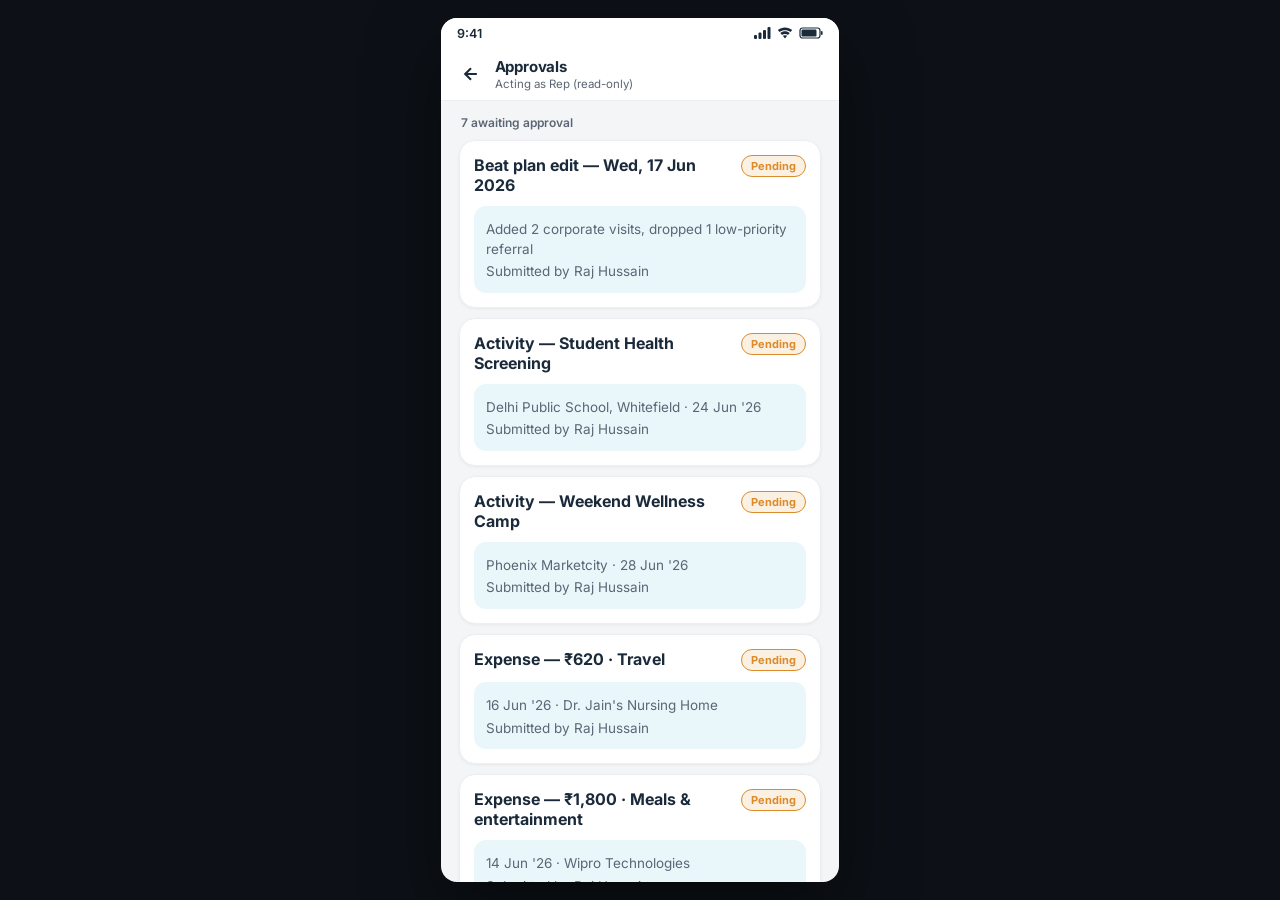
<file: approvals/index.html>
<!DOCTYPE html>
<html lang="en">
<head>
<meta charset="UTF-8"/>
<meta name="viewport" content="width=device-width,initial-scale=1.0,maximum-scale=1.0,user-scalable=no"/>
<title>Approvals · Sakra Sales</title>
<link rel="preconnect" href="https://fonts.googleapis.com">
<link rel="preconnect" href="https://fonts.gstatic.com" crossorigin>
<link href="https://fonts.googleapis.com/css2?family=Inter:wght@400;600;700&display=swap" rel="stylesheet">
<link rel="stylesheet" href="/assets/styles.css">
</head>
<body>
<div class="device" id="device">
  <div class="stage">
    <div class="screen-view active">
      <div class="vd-topbar">
        <a class="vd-back" href="/more" onclick="event.preventDefault();location.href='/more';">
          <svg width="20" height="20" viewBox="0 0 24 24" fill="none" stroke="currentColor" stroke-width="2.5"><path d="M19 12H5M12 5l-7 7 7 7"/></svg>
        </a>
        <div class="vd-topbar-title">
          <div class="vd-visit-id">Approvals</div>
          <div class="vd-follow-up" id="ap-role">—</div>
        </div>
        <span style="width:36px;"></span>
      </div>
      <div class="screen"><div style="padding:14px 18px 32px;" id="ap-list"></div></div>
    </div>
  </div>
</div>
<script src="/assets/data.js"></script>
<script src="/assets/shell.js"></script>
<script>
document.getElementById('device').insertAdjacentHTML('afterbegin',STATUS_BAR_HTML);
document.getElementById('device').insertAdjacentHTML('beforeend','<div class="snackbar" id="snackbar"></div>');

function isManager(){ return currentRole()==='manager'; }
function addedVisits(){ try{ return JSON.parse(sessionStorage.getItem('addedVisits')||'[]'); }catch(e){ return []; } }
function planPending(){ return addedVisits().length && sessionStorage.getItem('addedVisitsApproved')!=='1'; }

function render(){
  document.getElementById('ap-role').textContent=isManager()?'Acting as Manager':'Acting as Rep (read-only)';
  const items=[];
  if(seedPlanStatus()==='pending'){
    const p=BEAT_PLAN_STATE.pending;
    items.push({kind:'seedplan',title:`Beat plan edit — ${p.date}`,sub:p.note,by:p.submittedBy});
  }
  if(planPending()){
    const av=addedVisits();
    items.push({kind:'plan',title:"Beat plan edit — today",sub:`${av.length} visit${av.length!==1?'s':''} added: ${av.map(a=>a.accountName).join(', ')}`,by:'Raj Hussain'});
  }
  ACTIVITIES.filter(a=>a.approval==='pending').forEach(a=>{
    items.push({kind:'activity',id:a.id,title:`Activity — ${a.name}`,sub:`${a.venueName} · ${a.date}`,by:a.submittedBy||'Raj Hussain'});
  });
  (typeof pendingExpenses==='function'?pendingExpenses():[]).forEach(e=>{
    items.push({kind:'expense',id:e.id,title:`Expense — ${fmtRs(e.amount)} · ${expCatMeta(e.category).l}`,sub:`${e.date}${e.linkLabel?' · '+e.linkLabel:''}`,by:e.submittedBy||'Raj Hussain'});
  });
  (typeof pendingReports==='function'?pendingReports():[]).forEach(r=>{
    items.push({kind:'report',id:r.id,title:`Expense report — ${r.title}`,sub:`${r.claimIds.length} claims · ${fmtRs(r.total)}`,by:r.submittedBy||'Raj Hussain'});
  });
  (typeof pendingAdvances==='function'?pendingAdvances():[]).forEach(a=>{
    items.push({kind:'advance',id:a.id,title:`Advance — ${fmtRs(a.amount)}`,sub:`${a.purpose} · ${a.date}`,by:'Raj Hussain'});
  });
  const el=document.getElementById('ap-list');
  if(!items.length){ el.innerHTML='<div class="empty" style="margin-top:40px;"><div class="et">Nothing to approve</div><div class="ed">Pending beat-plan edits and activities will appear here.</div></div>'; return; }
  const actions=(it)=>{
    if(!isManager()) return '';
    return `<span style="display:inline-flex;gap:8px;">
      <button class="btn secondary" style="padding:8px 14px;" onclick="decide('${it.kind}','${it.id||''}','rejected')">Reject</button>
      <button class="btn btn-primary" style="padding:8px 14px;" onclick="decide('${it.kind}','${it.id||''}','approved')">Approve</button>
    </span>`;
  };
  el.innerHTML=`<div class="plan-count" style="margin:0 0 10px;">${items.length} awaiting approval</div>`+items.map(it=>`
    <div class="card">
      <div class="card-top"><span class="card-title">${it.title}</span><span class="pill wait">Pending</span></div>
      <div class="inner"><div class="line sub">${it.sub}</div><div class="line sub">Submitted by ${it.by}</div></div>
      ${isManager()?`<div class="card-foot" style="justify-content:flex-end;">${actions(it)}</div>`:''}
    </div>`).join('');
}
function decide(kind,id,decision){
  if(kind==='seedplan'){
    setSeedPlanDecision(decision);
  } else if(kind==='plan'){
    if(decision==='approved') sessionStorage.setItem('addedVisitsApproved','1');
    else { sessionStorage.removeItem('addedVisits'); sessionStorage.removeItem('addedVisitsApproved'); }
  } else if(kind==='activity'){
    setActivityApproval(id,decision);
  } else if(kind==='expense'){
    setExpenseStatus(id,decision==='approved'?'Approved':'Rejected');
  } else if(kind==='advance'){
    setAdvanceStatus(id,decision==='approved'?'Approved':'Rejected');
  } else if(kind==='report'){
    const r=findReportById(id);
    setReportStatus(id,decision==='approved'?'Approved':'Rejected');
    if(r) r.claimIds.forEach(cid=>setExpenseStatus(cid,decision==='approved'?'Approved':'Draft'));
  }
  snack(decision==='approved'?'Approved.':'Rejected — rep notified.');
  render();
}
render();
</script>
</body>
</html>
</file>
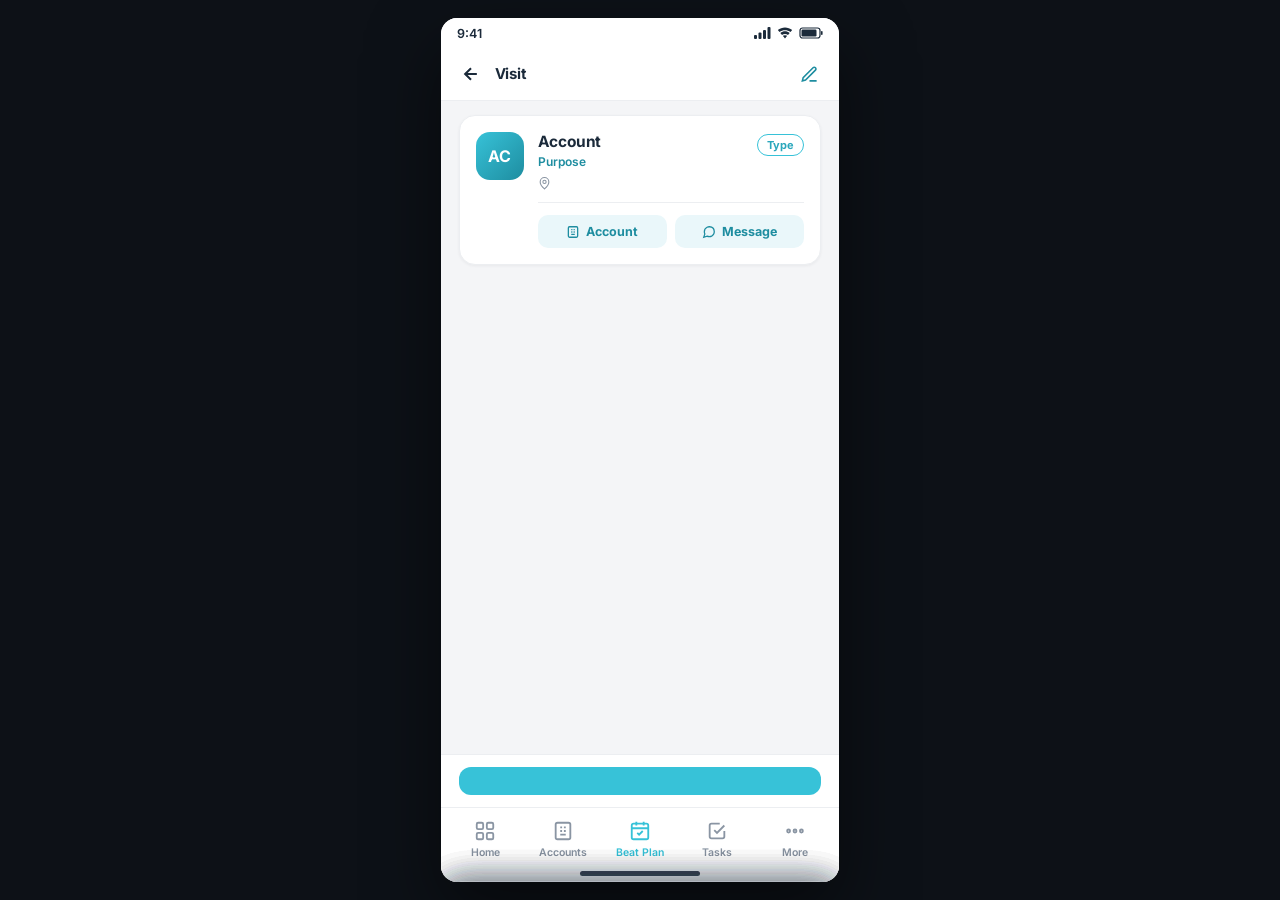
<file: beat-plan/index.html>
<!DOCTYPE html>
<html lang="en">
<head>
<meta charset="UTF-8"/>
<meta name="viewport" content="width=device-width,initial-scale=1.0,maximum-scale=1.0,user-scalable=no"/>
<title>Beat Plan · Sakra Sales</title>
<link rel="preconnect" href="https://fonts.googleapis.com">
<link rel="preconnect" href="https://fonts.gstatic.com" crossorigin>
<link href="https://fonts.googleapis.com/css2?family=Inter:wght@400;600;700&display=swap" rel="stylesheet">
<link rel="stylesheet" href="/assets/styles.css">
</head>
<body>
<div class="device" id="device">
  <div class="stage">

    <!-- LIST view -->
    <div class="screen-view" id="view-list">
      <div class="appheader">
        <div class="header-row">
          <h1 class="page-title">Beat plan</h1>
          <div class="avatar" onclick="location.href='/profile'">RH</div>
        </div>
      </div>

      <!-- Date switcher -->
      <div class="plan-date-bar" id="plan-date-bar">
        <button class="plan-day-nav" onclick="shiftDay(-1)" aria-label="Previous day"><svg width="16" height="16" viewBox="0 0 24 24" fill="none" stroke="currentColor" stroke-width="2.4"><path d="M15 18l-6-6 6-6"/></svg></button>
        <span class="plan-date-label" id="plan-date-label">Today · Tue, 16 Jun</span>
        <button class="plan-day-nav" onclick="shiftDay(1)" aria-label="Next day"><svg width="16" height="16" viewBox="0 0 24 24" fill="none" stroke="currentColor" stroke-width="2.4"><path d="M9 6l6 6-6 6"/></svg></button>
        <button class="plan-reopt-btn" style="margin-left:auto;" onclick="openSheet('reopt')" title="Re-optimise plan">
          <svg width="13" height="13" viewBox="0 0 24 24" fill="currentColor"><path d="M12 2l2.4 6.6L21 11l-6.6 2.4L12 20l-2.4-6.6L3 11l6.6-2.4L12 2z"/></svg>
          Re-optimise
        </button>
      </div>

      <!-- Maker-checker banner -->
      <div class="pad" id="mc-banner" style="padding-top:0;padding-bottom:0;"></div>

      <!-- Plan / History toggle -->
      <div class="plan-toolbar">
        <div class="view-toggle" role="tablist">
          <button id="vt-plan" class="view-toggle-btn sel" onclick="setMainView('plan')">Today's plan</button>
          <button id="vt-hist" class="view-toggle-btn" onclick="setMainView('hist')">Visit history</button>
        </div>
        <button class="plan-reopt-btn" onclick="openSheet('newplan')" title="Create a new beat plan">
          <svg width="13" height="13" viewBox="0 0 24 24" fill="none" stroke="currentColor" stroke-width="2.4"><path d="M12 5v14M5 12h14"/></svg>
          New plan
        </button>
      </div>

      <div class="plan-statusbar" id="plan-statusbar"></div>
      <div class="toolsrow">
        <span class="count" id="plan-count">— visits</span>
        <div class="tools">
          <div class="view-toggle" role="tablist" style="margin-right:4px;">
            <button id="pv-list" class="view-toggle-btn sel" onclick="setPlanView('list')" title="List"><svg width="15" height="15" viewBox="0 0 24 24" fill="none" stroke="currentColor" stroke-width="2.2"><path d="M8 6h13M8 12h13M8 18h13M3 6h.01M3 12h.01M3 18h.01"/></svg></button>
            <button id="pv-map" class="view-toggle-btn" onclick="setPlanView('map')" title="Map"><svg width="15" height="15" viewBox="0 0 24 24" fill="none" stroke="currentColor" stroke-width="2.2"><path d="M1 6l7-3 8 3 7-3v15l-7 3-8-3-7 3z"/><path d="M8 3v18M16 6v18"/></svg></button>
          </div>
          <button class="iconbtn" onclick="openSheet('plan-sort')" title="Sort"><svg width="16" height="16" viewBox="0 0 24 24" fill="none" stroke="currentColor" stroke-width="2"><path d="M3 6h12M3 12h9M3 18h6M17 7v12M17 19l3-3M17 19l-3-3"/></svg></button>
          <button class="iconbtn" onclick="openSheet('plan-filter')" title="Filter"><svg width="16" height="16" viewBox="0 0 24 24" fill="none" stroke="currentColor" stroke-width="2"><path d="M3 5h18l-7 8v6l-4 2v-8z"/></svg></button>
        </div>
      </div>
      <div class="screen">
        <div class="pad" id="plan-list" style="padding-top:2px;"></div>
        <div class="pad" id="plan-map" style="padding-top:2px;display:none;"></div>
        <div class="pad" id="hist-list" style="padding-top:2px;display:none;"></div>
      </div>
    </div>

    <!-- DETAIL view -->
    <div class="screen-view" id="view-detail">
      <div class="vd-topbar">
        <a class="vd-back" href="/beat-plan" onclick="event.preventDefault();bucketGo('/beat-plan');">
          <svg width="20" height="20" viewBox="0 0 24 24" fill="none" stroke="currentColor" stroke-width="2.5"><path d="M19 12H5M12 5l-7 7 7 7"/></svg>
        </a>
        <div class="vd-topbar-title">
          <div class="vd-visit-id" id="vd-visit-id">Visit</div>
          <div class="vd-follow-up" id="vd-follow-up"></div>
        </div>
        <button class="vd-edit-btn" onclick="openSheet('update')" aria-label="Reschedule visit">
          <svg width="19" height="19" viewBox="0 0 24 24" fill="none" stroke="currentColor" stroke-width="2"><path d="M12 20h9"/><path d="M16.5 3.5a2.121 2.121 0 0 1 3 3L7 19l-4 1 1-4L16.5 3.5z"/></svg>
        </button>
      </div>
      <div class="screen"><div style="padding:0 0 100px;">
        <div class="vd-hero-wrap">
          <div class="vd-hero">
            <div class="vd-hero-avatar" id="vd-hero-avatar">AC</div>
            <div class="vd-hero-body">
              <div class="vd-hero-top">
                <div style="min-width:0;flex:1;">
                  <div class="vd-hero-name" id="vd-hero-name">Account</div>
                  <div class="vd-hero-spec" id="vd-hero-purpose">Purpose</div>
                </div>
                <span class="pill up" id="vd-hero-type" style="margin-top:2px;">Type</span>
              </div>
              <div class="vd-hero-clinic">
                <svg width="13" height="13" viewBox="0 0 24 24" fill="none" stroke="currentColor" stroke-width="2"><path d="M12 22s-8-7-8-13a8 8 0 0 1 16 0c0 6-8 13-8 13z"/><circle cx="12" cy="9" r="3"/></svg>
                <span class="ct" id="vd-hero-account"></span>
              </div>
              <div class="vd-hero-actions">
                <a class="vd-hero-action" href="#" onclick="event.preventDefault();openAccount()">
                  <svg width="14" height="14" viewBox="0 0 24 24" fill="none" stroke="currentColor" stroke-width="2.2"><rect x="4" y="3" width="16" height="18" rx="2"/><path d="M9 8h2M13 8h2M9 12h2M13 12h2M9 16h6"/></svg>
                  Account
                </a>
                <button class="vd-hero-action" onclick="snack('Message — open from Contacts.')">
                  <svg width="14" height="14" viewBox="0 0 24 24" fill="none" stroke="currentColor" stroke-width="2.2"><path d="M21 11.5a8.38 8.38 0 0 1-.9 3.8 8.5 8.5 0 0 1-7.6 4.7 8.38 8.38 0 0 1-3.8-.9L3 21l1.9-5.7a8.38 8.38 0 0 1-.9-3.8 8.5 8.5 0 0 1 4.7-7.6 8.38 8.38 0 0 1 3.8-.9h.5a8.48 8.48 0 0 1 8 8v.5z"/></svg>
                  Message
                </button>
              </div>
            </div>
          </div>
        </div>
        <div style="padding:0 18px 32px;" id="vd-content"></div>
      </div></div>
      <div class="vd-footer" id="vd-footer">
        <button class="btn btn-primary" id="vd-footer-cta" style="flex:1;padding:14px;font-size:var(--f-sub);"></button>
      </div>
    </div>

  </div>

  <!-- New plan sheet (maker) -->
  <div class="sheet-backdrop" id="newplan-backdrop" onclick="closeSheet('newplan')"></div>
  <div class="bottom-sheet" id="newplan-sheet">
    <div class="sheet-handle"></div>
    <div class="sheet-header">
      <div>
        <span class="sheet-title">Create a beat plan</span>
        <div class="msg-doctor-line">Submitted to your manager for approval</div>
      </div>
      <button class="sheet-close" onclick="closeSheet('newplan')"><svg width="14" height="14" viewBox="0 0 24 24" fill="none" stroke="currentColor" stroke-width="2.5"><path d="M18 6L6 18M6 6l12 12"/></svg></button>
    </div>
    <div class="co-mode-grid">
      <button class="co-mode-card ai" onclick="createPlan('auto')">
        <span class="ic"><svg width="20" height="20" viewBox="0 0 24 24" fill="currentColor"><path d="M12 2l2.4 6.6L21 11l-6.6 2.4L12 20l-2.4-6.6L3 11l6.6-2.4L12 2z"/></svg></span>
        <div class="co-mode-card-body">
          <div class="co-mode-card-t">Auto-generate <span class="co-mode-card-tag">AI</span></div>
          <div class="co-mode-card-s">System builds the optimal plan by priority &amp; route.</div>
        </div>
        <svg class="co-mode-card-go" width="16" height="16" viewBox="0 0 24 24" fill="none" stroke="currentColor" stroke-width="2.2"><path d="M9 6l6 6-6 6"/></svg>
      </button>
      <button class="co-mode-card" onclick="createPlan('manual')">
        <span class="ic"><svg width="20" height="20" viewBox="0 0 24 24" fill="none" stroke="currentColor" stroke-width="2"><path d="M11 4H4a2 2 0 0 0-2 2v14a2 2 0 0 0 2 2h14a2 2 0 0 0 2-2v-7"/><path d="M18.5 2.5a2.12 2.12 0 0 1 3 3L12 15l-4 1 1-4 9.5-9.5z"/></svg></span>
        <div class="co-mode-card-body">
          <div class="co-mode-card-t">Build it myself</div>
          <div class="co-mode-card-s">Pick accounts &amp; times yourself, then send for approval.</div>
        </div>
        <svg class="co-mode-card-go" width="16" height="16" viewBox="0 0 24 24" fill="none" stroke="currentColor" stroke-width="2.2"><path d="M9 6l6 6-6 6"/></svg>
      </button>
    </div>
  </div>

  <!-- Approval detail sheet (checker) -->
  <div class="sheet-backdrop" id="approval-backdrop" onclick="closeSheet('approval')"></div>
  <div class="bottom-sheet" id="approval-sheet">
    <div class="sheet-handle"></div>
    <div class="sheet-header">
      <div>
        <span class="sheet-title">Plan awaiting approval</span>
        <div class="msg-doctor-line" id="approval-sub">—</div>
      </div>
      <button class="sheet-close" onclick="closeSheet('approval')"><svg width="14" height="14" viewBox="0 0 24 24" fill="none" stroke="currentColor" stroke-width="2.5"><path d="M18 6L6 18M6 6l12 12"/></svg></button>
    </div>
    <div id="approval-body" style="padding:0 4px;"></div>
    <div class="sheet-footer" id="approval-footer">
      <button class="btn secondary" onclick="reviewPlan('rejected')">Reject</button>
      <button class="btn btn-primary" onclick="reviewPlan('approved')">Approve</button>
    </div>
  </div>

  <!-- Check-out sheet (type-aware) -->
  <div class="sheet-backdrop" id="checkout-backdrop" onclick="closeSheet('checkout')"></div>
  <div class="bottom-sheet" id="checkout-sheet">
    <div class="sheet-handle"></div>
    <div class="sheet-header">
      <span class="sheet-title">Check out</span>
      <button class="sheet-close" onclick="closeSheet('checkout')"><svg width="14" height="14" viewBox="0 0 24 24" fill="none" stroke="currentColor" stroke-width="2.5"><path d="M18 6L6 18M6 6l12 12"/></svg></button>
    </div>
    <div class="co-doctor-block">
      <div class="co-doctor-name" id="co-acc-name">Account</div>
      <div class="co-doctor-meta" id="co-acc-meta">Type · Purpose</div>
    </div>
    <button class="co-mode-card ai" id="co-voice-btn" style="margin:0 0 4px;" onclick="voiceFill()">
      <span class="ic"><svg width="18" height="18" viewBox="0 0 24 24" fill="none" stroke="currentColor" stroke-width="2"><rect x="9" y="2" width="6" height="13" rx="3"/><path d="M5 11a7 7 0 0 0 14 0M12 18v4M8 22h8"/></svg></span>
      <div class="co-mode-card-body"><div class="co-mode-card-t">Speak to fill <span class="co-mode-card-tag">AI</span></div><div class="co-mode-card-s" id="co-voice-sub">Dictate the wrap-up — AI fills the form to review.</div></div>
    </button>
    <div class="co-section">
      <label class="tke-label">Check-out time</label>
      <div class="co-readonly-wrap"><input class="tke-input co-readonly" id="co-time" readonly></div>
    </div>
    <div class="co-section">
      <label class="tke-label">Visit outcome <span class="req" style="color:var(--red)">*</span></label>
      <select class="tke-select" id="co-outcome">
        <option value="">Select outcome</option>
        <option>Positive</option><option>Neutral</option><option>Negative</option><option>Incomplete</option>
      </select>
    </div>
    <!-- type-specific fields injected here -->
    <div id="co-typefields"></div>
    <div class="co-section">
      <label class="tke-label">Next action</label>
      <textarea class="tke-textarea" id="co-action" maxlength="500" placeholder="What's the next step you committed to?" oninput="updateActionCounter()"></textarea>
      <span class="co-counter" id="co-counter">0 / 500</span>
    </div>
    <div class="sheet-footer">
      <button class="btn secondary" onclick="closeSheet('checkout')">Cancel</button>
      <button class="btn btn-primary" onclick="submitCheckout()">Complete visit</button>
    </div>
  </div>

  <!-- Reschedule sheet -->
  <div class="sheet-backdrop" id="update-backdrop" onclick="closeSheet('update')"></div>
  <div class="bottom-sheet" id="update-sheet">
    <div class="sheet-handle"></div>
    <div class="sheet-header">
      <span class="sheet-title">Reschedule visit</span>
      <button class="sheet-close" onclick="closeSheet('update')"><svg width="14" height="14" viewBox="0 0 24 24" fill="none" stroke="currentColor" stroke-width="2.5"><path d="M18 6L6 18M6 6l12 12"/></svg></button>
    </div>
    <div class="co-doctor-block">
      <div class="co-doctor-name" id="uv-acc-name">Account</div>
      <div class="co-doctor-meta" id="uv-acc-meta">Purpose</div>
    </div>
    <div class="co-section">
      <label class="tke-label">New visit time <span class="req" style="color:var(--red)">*</span></label>
      <input type="time" class="tke-input" id="uv-new-time" style="font-size:16px;">
    </div>
    <div class="co-section">
      <label class="tke-label">Reason for change <span class="req" style="color:var(--red)">*</span></label>
      <select class="tke-select" id="uv-reason">
        <option value="">Select a reason</option>
        <option>Contact unavailable currently</option>
        <option>Asked to reschedule today</option>
        <option>Asked to reschedule to another day</option>
      </select>
    </div>
    <div class="mc-note" style="margin:0 4px;">
      <svg width="13" height="13" viewBox="0 0 24 24" fill="none" stroke="currentColor" stroke-width="2.2"><circle cx="12" cy="12" r="9"/><path d="M12 7v5l3 2"/></svg>
      Rescheduling sends the modified plan to your manager for approval.
    </div>
    <div class="sheet-footer">
      <button class="btn secondary" onclick="closeSheet('update')">Cancel</button>
      <button class="btn btn-primary" onclick="submitReschedule()">Save &amp; send for approval</button>
    </div>
  </div>

  <!-- Sort sheet -->
  <div class="sheet-backdrop" id="plan-sort-backdrop" onclick="closeSheet('plan-sort')"></div>
  <div class="bottom-sheet" id="plan-sort-sheet">
    <div class="sheet-handle"></div>
    <div class="sheet-header"><span class="sheet-title">Sort visits by</span>
      <button class="sheet-close" onclick="closeSheet('plan-sort')"><svg width="14" height="14" viewBox="0 0 24 24" fill="none" stroke="currentColor" stroke-width="2.5"><path d="M18 6L6 18M6 6l12 12"/></svg></button></div>
    <div class="sf-list" id="plan-sort-list"></div>
    <div class="sheet-footer"><button class="btn secondary" onclick="closeSheet('plan-sort')">Cancel</button><button class="btn btn-primary" onclick="applyPlanSort()">Apply</button></div>
  </div>

  <!-- Filter sheet -->
  <div class="sheet-backdrop" id="plan-filter-backdrop" onclick="closeSheet('plan-filter')"></div>
  <div class="bottom-sheet" id="plan-filter-sheet">
    <div class="sheet-handle"></div>
    <div class="sheet-header"><span class="sheet-title">Filter by type</span>
      <button class="sheet-close" onclick="closeSheet('plan-filter')"><svg width="14" height="14" viewBox="0 0 24 24" fill="none" stroke="currentColor" stroke-width="2.5"><path d="M18 6L6 18M6 6l12 12"/></svg></button></div>
    <div class="sf-section"><div class="sf-chips" id="plan-filter-type"></div></div>
    <div class="sheet-footer"><button class="btn secondary" onclick="bp.filterType=[];applyPlanFilter()">Reset</button><button class="btn btn-primary" onclick="applyPlanFilter()">Apply</button></div>
  </div>

  <!-- Re-optimise sheet -->
  <div class="sheet-backdrop" id="reopt-backdrop" onclick="closeSheet('reopt')"></div>
  <div class="bottom-sheet" id="reopt-sheet">
    <div class="sheet-handle"></div>
    <div class="sheet-header"><div><span class="sheet-title">Re-optimise plan</span><div class="msg-doctor-line">AI re-orders today's remaining visits</div></div>
      <button class="sheet-close" onclick="closeSheet('reopt')"><svg width="14" height="14" viewBox="0 0 24 24" fill="none" stroke="currentColor" stroke-width="2.5"><path d="M18 6L6 18M6 6l12 12"/></svg></button></div>
    <div class="co-mode-grid">
      <button class="co-mode-card" onclick="doReopt('route')"><span class="ic"><svg width="20" height="20" viewBox="0 0 24 24" fill="none" stroke="currentColor" stroke-width="2"><path d="M3 12h18M3 6h18M3 18h18"/></svg></span>
        <div class="co-mode-card-body"><div class="co-mode-card-t">Shortest route</div><div class="co-mode-card-s">Minimise travel between visits.</div></div></button>
      <button class="co-mode-card" onclick="doReopt('priority')"><span class="ic"><svg width="20" height="20" viewBox="0 0 24 24" fill="none" stroke="currentColor" stroke-width="2"><path d="M5 21V4h11l-2 4 2 4H5"/></svg></span>
        <div class="co-mode-card-body"><div class="co-mode-card-t">Priority-first</div><div class="co-mode-card-s">High-tier referrals & corporates first.</div></div></button>
    </div>
  </div>
</div>

<script src="/assets/data.js"></script>
<script src="/assets/shell.js"></script>
<script>
initShell('plan');

const bp={
  main:"plan",status:"All",
  overrides:{},      /* visit id -> {status, outcome, ...} */
  current:null,      /* current visit in detail */
  checkoutId:null,
  dayOffset:0,view:"list",sort:"time",sortDraft:"time",filterType:[],filterDraft:[],reordered:null,
  pending:JSON.parse(JSON.stringify(BEAT_PLAN_STATE.pending)),
  today:JSON.parse(JSON.stringify(BEAT_PLAN_STATE.today)),
};

const PLAN_TABS=[
  {k:"All",m:v=>true},
  {k:"Upcoming",m:v=>v.status==='up'},
  {k:"Active",m:v=>v.status==='active'||v.status==='waiting'},
  {k:"Completed",m:v=>v.status==='done'},
  {k:"Missed",m:v=>v.status==='miss'},
];

function typeClass(t){return t==='referral'?'up':t==='venue'?'wait':'done';}
function timeOf(v){ if(!v.time||v.time==='TBD') return 9999; const [h,m]=v.time.split(':').map(Number); const hh=(v.ap==='PM'&&h!==12)?h+12:(v.ap==='AM'&&h===12?0:h); return hh*60+(m||0); }
function getAddedVisits(){ try{ return JSON.parse(sessionStorage.getItem('addedVisits')||'[]'); }catch(e){ return []; } }
/* Approved, not-yet-run activities show in the plan as camp visits */
function activityVisits(){
  if(typeof ACTIVITIES==='undefined') return [];
  return ACTIVITIES.filter(a=>a.approval==='approved'&&a.exec==='planned').map(a=>({
    id:'ACT-'+a.id,time:a.time&&a.time!=='TBD'?a.time.split(' ')[0]:'TBD',ap:a.time&&/PM/.test(a.time)?'':'',
    accountSlug:a.venueSlug,accountName:a.venueName,accountSub:'Camp / event',type:'venue',
    purpose:a.name,contact:'Camp team',vt:'In person',status:'up',fromActivity:true
  }));
}
function rawVisits(){ return PLAN_VISITS.concat(getAddedVisits(),activityVisits()); }
function mergedVisit(v){const o=bp.overrides[v.id];return o?{...v,...o}:v;}
function allVisits(){return rawVisits().map(mergedVisit);}
function findVisitById(id){return rawVisits().find(v=>v.id===id);}

/* ── Maker-checker banner ── */
function renderMCBanner(){
  const el=document.getElementById('mc-banner');
  /* The banner reflects ONE pending edit, kept in sync with the Approvals inbox:
     queued "Add Visit" additions take priority; otherwise the seeded plan edit. */
  const added=getAddedVisits();
  const addedApproved=sessionStorage.getItem('addedVisitsApproved')==='1';
  if(added.length && !addedApproved){
    bp.pendingKind='added';
    bp.pending={date:"Today (edited)",source:"manual",status:"pending",submittedBy:"Raj Hussain",submittedAt:"just now",note:`${added.length} visit${added.length!==1?'s':''} added: ${added.map(a=>a.accountName).join(', ')}`,visitCount:PLAN_VISITS.length+added.length};
  } else {
    bp.pendingKind='seed';
    bp.pending={...BEAT_PLAN_STATE.pending,status:seedPlanStatus()};
  }
  const tmeta=PLAN_STATUS_META[bp.today.status];
  let html=`<div class="mc-today">
    <span class="mc-today-l">Today's plan</span>
    <span class="pill ${tmeta.cls}">${tmeta.label}</span>
    <span class="mc-today-src">${bp.today.source==='auto'?'Auto-generated':'Manual'}</span>
  </div>`;
  if(bp.pending && bp.pending.status==='pending'){
    html+=`<div class="mc-pending" onclick="openApproval()">
      <span class="mc-pending-ic"><svg width="15" height="15" viewBox="0 0 24 24" fill="none" stroke="currentColor" stroke-width="2.2"><circle cx="12" cy="12" r="9"/><path d="M12 7v5l3 2"/></svg></span>
      <span class="mc-pending-body">
        <span class="mc-pending-t">${bp.pending.date} · pending approval</span>
        <span class="mc-pending-s">${bp.pending.note}</span>
      </span>
      <span class="pill wait">Review</span>
    </div>`;
  } else if(bp.pending && bp.pending.status==='approved'){
    html+=`<div class="mc-note"><svg width="13" height="13" viewBox="0 0 24 24" fill="none" stroke="currentColor" stroke-width="2.4"><path d="M5 12l5 5L20 7"/></svg> ${bp.pending.date} plan approved.</div>`;
  } else if(bp.pending && bp.pending.status==='rejected'){
    html+=`<div class="mc-note rej"><svg width="13" height="13" viewBox="0 0 24 24" fill="none" stroke="currentColor" stroke-width="2.4"><path d="M6 6l12 12M18 6L6 18"/></svg> ${bp.pending.date} plan rejected — revise and resubmit.</div>`;
  }
  el.innerHTML=html;
}

function openApproval(){
  const p=bp.pending;
  document.getElementById('approval-sub').textContent=`${p.date} · submitted by ${p.submittedBy}`;
  document.getElementById('approval-body').innerHTML=`
    <div class="vd-row"><span class="vd-row-label">Source</span><span class="vd-row-value">${p.source==='auto'?'Auto-generated':'Manually built'}</span></div>
    <div class="vd-row"><span class="vd-row-label">Visits</span><span class="vd-row-value">${p.visitCount} planned</span></div>
    <div class="vd-row"><span class="vd-row-label">Submitted</span><span class="vd-row-value">${p.submittedAt}</span></div>
    <div class="vd-row" style="align-items:flex-start;"><span class="vd-row-label">Change note</span><span class="vd-row-value" style="text-align:right;">${p.note}</span></div>
    ${currentRole()!=='manager'?'<div class="mc-note" style="margin-top:10px;"><svg width="13" height="13" viewBox="0 0 24 24" fill="none" stroke="currentColor" stroke-width="2.2"><circle cx="12" cy="12" r="9"/><path d="M12 7v5l3 2"/></svg>Awaiting your manager. Switch role to Manager (Profile) to review.</div>':''}`;
  document.getElementById('approval-footer').style.display=currentRole()==='manager'?'':'none';
  openSheet('approval');
}
function reviewPlan(decision){
  if(bp.pendingKind==='added'){
    /* approving keeps queued additions in the plan; rejecting drops them */
    if(decision==='approved'){ sessionStorage.setItem('addedVisitsApproved','1'); }
    else { sessionStorage.removeItem('addedVisits'); sessionStorage.removeItem('addedVisitsApproved'); }
  } else {
    setSeedPlanDecision(decision);
  }
  closeSheet('approval');
  renderMCBanner();
  renderPlan();
  snack(decision==='approved'?'Plan approved.':'Plan rejected — rep notified.');
}
function createPlan(source){
  closeSheet('newplan');
  bp.pending={date:"Wed, 17 Jun 2026",source,status:"pending",submittedBy:"Raj Hussain",submittedAt:"now",note:source==='auto'?"Auto-generated plan for 17 Jun":"Manually built plan for 17 Jun",visitCount:6};
  renderMCBanner();
  snack(source==='auto'?'Auto plan created — sent for approval.':'Plan created — sent for approval.');
}

/* ── Plan / History toggle ── */
function setMainView(v){
  bp.main=v;
  document.getElementById('vt-plan').classList.toggle('sel',v==='plan');
  document.getElementById('vt-hist').classList.toggle('sel',v==='hist');
  const planMode=v==='plan';
  document.getElementById('plan-list').style.display=(planMode&&bp.view==='list')?'':'none';
  document.getElementById('plan-map').style.display=(planMode&&bp.view==='map')?'':'none';
  document.getElementById('hist-list').style.display=v==='hist'?'':'none';
  document.getElementById('plan-statusbar').style.display=planMode?'':'none';
  document.querySelector('#view-list .toolsrow').style.display=planMode?'':'none';
  document.getElementById('plan-date-bar').style.display=planMode?'':'none';
  if(v==='hist') renderHistory(); else renderPlan();
}
function setPlanStatus(k){bp.status=k;renderPlan();}

/* ── Date switcher (DOW & MONTHS come from data.js) ── */
function shiftDay(d){
  bp.dayOffset+=d;
  const base=new Date(2026,5,16); base.setDate(base.getDate()+bp.dayOffset);
  const lbl=bp.dayOffset===0?'Today · ':bp.dayOffset===1?'Tomorrow · ':bp.dayOffset===-1?'Yesterday · ':'';
  document.getElementById('plan-date-label').textContent=`${lbl}${DOW[base.getDay()]}, ${base.getDate()} ${MONTHS[base.getMonth()]}`;
  renderPlan();
}

/* ── List / Map view ── */
function setPlanView(v){
  bp.view=v;
  document.getElementById('pv-list').classList.toggle('sel',v==='list');
  document.getElementById('pv-map').classList.toggle('sel',v==='map');
  document.getElementById('plan-list').style.display=v==='list'?'':'none';
  document.getElementById('plan-map').style.display=v==='map'?'':'none';
  renderPlan();
}

/* ── Sort & filter sheets ── */
const PLAN_SORTS=[{k:"time",l:"Time — earliest first"},{k:"type",l:"By account type"},{k:"status",l:"By status"}];
const _openBP=openSheet;
openSheet=function(id){ if(id==='plan-sort') popSort(); if(id==='plan-filter') popFilter(); _openBP(id); };
function popSort(){ bp.sortDraft=bp.sort; document.getElementById('plan-sort-list').innerHTML=PLAN_SORTS.map(s=>`<div class="sf-option ${bp.sortDraft===s.k?'sel':''}" onclick="bp.sortDraft='${s.k}';popSort();"><span class="sf-option-t">${s.l}</span><span class="sf-radio"></span></div>`).join(''); }
function applyPlanSort(){ bp.sort=bp.sortDraft; closeSheet('plan-sort'); renderPlan(); }
function popFilter(){ bp.filterDraft=[...bp.filterType]; document.getElementById('plan-filter-type').innerHTML=['referral','venue','corporate'].map(t=>`<button class="sf-chip-multi ${bp.filterDraft.includes(t)?'sel':''}" onclick="toggleFType('${t}',this)">${ACCOUNT_TYPE_META[t].chip}</button>`).join(''); }
function toggleFType(t,btn){ const i=bp.filterDraft.indexOf(t); if(i>=0)bp.filterDraft.splice(i,1); else bp.filterDraft.push(t); btn.classList.toggle('sel'); }
function applyPlanFilter(){ bp.filterType=[...(bp.filterDraft||[])]; closeSheet('plan-filter'); renderPlan(); }

/* ── Re-optimise ── */
function doReopt(mode){ bp.reordered=mode; closeSheet('reopt'); renderPlan(); snack(mode==='route'?'Plan re-optimised for shortest route.':'Plan re-optimised — priority first.'); }
function sortVisits(arr){
  let v=[...arr];
  if(bp.reordered==='priority'||bp.sort==='type'){ const o={referral:0,corporate:1,venue:2}; v.sort((a,b)=>(o[a.type]-o[b.type])||0); }
  else if(bp.sort==='status'){ const o={active:0,waiting:0,up:1,done:2,miss:3}; v.sort((a,b)=>(o[a.status]??9)-(o[b.status]??9)); }
  return v;
}

/* ── Plan list / map ── */
function renderPlan(){
  const all=allVisits();
  const counts={};PLAN_TABS.forEach(t=>counts[t.k]=all.filter(t.m).length);
  document.getElementById('plan-statusbar').innerHTML=PLAN_TABS.map(t=>`
    <button class="plan-stat-chip ${bp.status===t.k?'sel':''}" onclick="setPlanStatus('${t.k}')">${t.k}<span class="ct">${counts[t.k]}</span></button>`).join('');
  const tab=PLAN_TABS.find(t=>t.k===bp.status);
  let visits=all.filter(tab.m);
  if(bp.filterType.length) visits=visits.filter(v=>bp.filterType.includes(v.type));
  visits=sortVisits(visits);
  const dayLabel=bp.dayOffset===0?'Today':'this day';
  /* Non-today demo: only "today" carries seeded visits */
  if(bp.dayOffset!==0) visits=[];
  document.getElementById('plan-count').textContent=`${visits.length} visit${visits.length!==1?'s':''} · ${dayLabel}`;

  if(bp.view==='map'){ renderPlanMap(visits); return; }
  const list=document.getElementById('plan-list');
  if(!visits.length){
    list.innerHTML=`<div class="empty"><div class="et">${bp.dayOffset!==0?'No plan for this day':'No visits match'}</div><div class="ed">${bp.dayOffset!==0?'Create a plan or switch back to Today.':'Adjust the status/type filter.'}</div></div>`;
    return;
  }
  list.innerHTML=visits.map(visitCardHTML).join('')+(bp.dayOffset===0?backupHTML():'');
}

/* Backup standby accounts */
const BACKUP=[
  {name:"Apollo Spectra (HSR)",type:"referral",contact:"Dr. Anand Pawar",window:"2:00 – 4:30 PM",reason:"Walk-in slot confirmed"},
  {name:"Sobha Dream Acres RWA",type:"venue",contact:"Mr. Verghese",window:"4:00 – 6:00 PM",reason:"Open to a quick camp recce"},
];
function backupHTML(){
  return `<div class="plan-backup-block" style="margin-top:18px;">
    <div class="plan-backup-h"><span class="plan-backup-h-icon"><svg width="13" height="13" viewBox="0 0 24 24" fill="none" stroke="currentColor" stroke-width="2"><path d="M12 2v20M2 12h20"/></svg></span>
      <div><div class="plan-backup-h-t">Backup plan · ${BACKUP.length} standby</div><div class="plan-backup-h-s">If a visit cancels</div></div></div>
    ${BACKUP.map(b=>`<div class="plan-backup-card">
      <div class="plan-backup-top"><span class="plan-backup-window"><svg width="11" height="11" viewBox="0 0 24 24" fill="none" stroke="currentColor" stroke-width="2.5"><circle cx="12" cy="12" r="9"/><path d="M12 7v5l3 2"/></svg>${b.window}</span><span class="pill ${typeClass(b.type)}">${ACCOUNT_TYPE_META[b.type].chip}</span></div>
      <div class="plan-backup-name">${b.name}</div>
      <div class="vc-sub"><span class="cl">${b.contact}</span></div>
      <div class="plan-backup-foot"><span class="plan-backup-reason">${b.reason}</span></div>
    </div>`).join('')}
  </div>`;
}

/* Simple map view using mx/my (defaults for visits lacking coords).
   Pins numbered by time order; overlapping coords nudged apart so none stack. */
function renderPlanMap(visits){
  const map=document.getElementById('plan-map');
  if(!visits.length){ map.innerHTML='<div class="empty"><div class="et">Nothing to map</div><div class="ed">No visits for this view.</div></div>'; return; }
  const ordered=[...visits].sort((a,b)=>timeOf(a)-timeOf(b));
  const numOf={}; ordered.forEach((v,i)=>numOf[v.id]=i+1);
  const used=[];
  const pins=visits.map((v,i)=>{
    let x=v.mx!=null?v.mx:15+((i*27)%70), y=v.my!=null?v.my:20+((i*23)%60);
    /* spread pins sharing the same spot */
    while(used.some(u=>Math.abs(u.x-x)<7&&Math.abs(u.y-y)<7)){ x=(x+9)%88+6; y=(y+7)%80+10; }
    used.push({x,y});
    const cls=(v.status==='active'||v.status==='waiting')?'wait':v.status;
    return `<button class="plan-pin ${cls}" style="left:${x}%;top:${y}%;" onclick="bucketGo('/beat-plan/${v.id}')" title="${v.accountName}"><span class="plan-pin-num">${numOf[v.id]}</span><span class="plan-pin-label">${v.time} · ${v.accountName.slice(0,14)}</span></button>`;
  }).join('');
  map.innerHTML=`<div class="plan-map-wrap"><div class="plan-map-canvas">
    <svg class="plan-map-bg" viewBox="0 0 100 100" preserveAspectRatio="none"><rect width="100" height="100" fill="#EAF1F4"/><path d="M0 50H100M50 0V100M0 20L100 30M0 80L100 70" stroke="#94A6B0" stroke-width="1" opacity=".5"/></svg>
    <div class="plan-map-pins">${pins}</div></div>
    <div class="plan-map-legend"><div class="lg-row"><span class="lg-sw up"></span>Upcoming</div><div class="lg-row"><span class="lg-sw wait"></span>Active</div><div class="lg-row"><span class="lg-sw done"></span>Done</div></div>
    <div class="plan-map-hint">${visits.length} mapped</div>
  </div>`;
}

function visitCardHTML(v){
  const meta=ACCOUNT_TYPE_META[v.type];
  const isUp=v.status==='up',isActive=v.status==='active',isWaiting=v.status==='waiting',isDone=v.status==='done',isMiss=v.status==='miss';
  const vtIcon=v.vt==='Video call'?SVG.video:SVG.person;
  let statusBadge;
  if(isActive||isWaiting) statusBadge=`<span class="vc-wait-badge"><svg width="11" height="11" viewBox="0 0 24 24" fill="none" stroke="currentColor" stroke-width="2.5"><circle cx="12" cy="12" r="9"/><path d="M12 7v5l3 2"/></svg>${v.waitMins||0}m wait</span>`;
  else statusBadge=`<span class="pill ${STATUS_CLASS[v.status]}">${STATUS_LABEL[v.status]}</span>`;
  let actions='';
  if(isUp||isActive) actions+=`<button class="vc-cta checkin" onclick="event.stopPropagation();event.preventDefault();doCheckIn('${v.id}')"><svg width="11" height="11" viewBox="0 0 24 24" fill="none" stroke="currentColor" stroke-width="2.5"><path d="M5 12l5 5L20 7"/></svg>Check in</button>`;
  if(isWaiting) actions+=`<button class="vc-cta checkout" onclick="event.stopPropagation();event.preventDefault();openCheckout('${v.id}')"><svg width="11" height="11" viewBox="0 0 24 24" fill="none" stroke="currentColor" stroke-width="2.5"><path d="M9 21H5a2 2 0 0 1-2-2V5a2 2 0 0 1 2-2h4M16 17l5-5-5-5M21 12H9"/></svg>Check out</button>`;
  if(isDone&&v.outcome) actions+=`<span class="vc-outcome ${outcomeClass(v.outcome)}"><svg width="11" height="11" viewBox="0 0 24 24" fill="none" stroke="currentColor" stroke-width="2.5"><path d="M20 6L9 17l-5-5"/></svg>${v.outcome}</span>`;
  const durSpan=isDone&&v.dur?`<span class="vc-dur">· ${v.dur}</span>`:'';
  const tierBadge=v.type==='referral'&&v.tier?`<span class="badge tier${v.tier}" style="margin-left:6px;">P${v.tier}</span>`:'';
  return `<a class="vc ${isWaiting||isActive?'is-waiting':''}" href="/beat-plan/${v.id}" onclick="event.preventDefault();bucketGo('/beat-plan/${v.id}');">
    <div class="vc-top">
      <span class="vc-time-wrap"><span class="vc-time">${v.time}</span><span class="vc-ap">${v.ap}</span>${durSpan}</span>
      <span>${statusBadge}</span>
    </div>
    <div class="vc-body">
      <div class="vc-name">${v.accountName}${tierBadge}${v.added?'<span class="vc-resched-tag" style="background:var(--teal-tint);color:var(--teal-deep);"><svg width="9" height="9" viewBox="0 0 24 24" fill="none" stroke="currentColor" stroke-width="2.5"><path d="M12 5v14M5 12h14"/></svg>Added</span>':''}</div>
      <div class="vc-sub"><span class="sp">${meta.chip} · ${v.purpose}</span></div>
      <div class="vc-sub"><span class="cl">${v.contact}</span></div>
    </div>
    <div class="vc-foot">
      <span class="vc-vtype">${vtIcon} ${v.vt}</span>
      <span class="vc-foot-actions"><span class="pill ${typeClass(v.type)}" style="margin-right:2px;">${meta.chip}</span>${actions}</span>
    </div>
  </a>`;
}

/* ── History ── */
function renderHistory(){
  const list=document.getElementById('hist-list');
  list.innerHTML=`<div class="plan-count" style="margin:2px 0 8px;">${VISIT_HISTORY.length} completed visits</div>`+
    VISIT_HISTORY.map(h=>{
      const meta=ACCOUNT_TYPE_META[h.type];
      const cls=outcomeClass(h.outcome);
      return `<a class="vc" href="/accounts/${h.accountSlug}" onclick="event.preventDefault();bucketGo('/accounts/${h.accountSlug}');">
        <div class="vc-top">
          <span class="vc-time-wrap"><span class="vc-time" style="font-size:13px;">${h.date}</span><span class="vc-ap">${h.time}</span></span>
          <span class="tl-pill ${cls}">${h.outcome}</span>
        </div>
        <div class="vc-body">
          <div class="vc-name">${h.accountName}</div>
          <div class="vc-sub"><span class="sp">${meta.chip} · ${h.purpose}</span></div>
          <div class="vc-sub"><span class="cl">${h.detail}</span></div>
        </div>
        <div class="vc-foot"><span class="vc-vtype">${h.contact}</span></div>
      </a>`;
    }).join('');
}

/* ── Check-in / out ── */
function nowTimeStr(){const d=new Date();let h=d.getHours(),m=d.getMinutes();const ap=h>=12?'PM':'AM';h=h%12||12;return `${String(h).padStart(2,'0')}:${String(m).padStart(2,'0')} ${ap}`;}
function doCheckIn(id){
  bp.overrides[id]={...(bp.overrides[id]||{}),status:'waiting',checkedInAt:nowTimeStr(),waitMins:0};
  snack(`Checked in at ${nowTimeStr()}`);
  if(bp.current&&bp.current.id===id) renderDetail(id); else renderPlan();
}

/* Type-aware check-out field configs */
const CO_FIELDS={
  referral:[
    {k:"commitment",label:"Referral commitment",type:"select",opts:["Written","Verbal","None yet"]},
    {k:"specialties",label:"Specialties discussed",type:"chips",opts:["Cardiology","Ortho","Oncology","Neuro","General Med","Pediatrics"]},
    {k:"expected",label:"Expected referrals / month",type:"chips",opts:["1–2","3–5","6+","None"]},
    {k:"cadence",label:"Recommended next visit",type:"select",opts:["Within 1 week","Within 2 weeks","Within a month","No follow-up"]},
  ],
  venue:[
    {k:"confirmed",label:"Venue confirmed for camp?",type:"chips",opts:["Yes","Tentative","No"]},
    {k:"campdate",label:"Proposed camp date",type:"date"},
    {k:"footfall",label:"Expected footfall",type:"chips",opts:["<100","100–250","250–500","500+"]},
    {k:"services",label:"Services to offer",type:"chips",opts:["BP","Sugar","BMI","ECG","Specialist OPD"]},
    {k:"logistics",label:"Logistics agreed",type:"chips",opts:["Space","Tables","Power","Permissions"]},
  ],
  corporate:[
    {k:"dm",label:"Decision-maker met?",type:"chips",opts:["Yes","No"]},
    {k:"package",label:"Package discussed",type:"select",opts:["OPD only","IPD only","OPD + IPD","Custom"]},
    {k:"moustage",label:"MOU stage",type:"select",opts:["Intro","Proposal","Negotiation","Legal review","Signed"]},
    {k:"employees",label:"Employees covered",type:"chips",opts:["<1k","1k–5k","5k–20k","20k+"]},
  ],
};
let coState={};

function openCheckout(id){
  const v=mergedVisit(findVisitById(id)); if(!v) return;
  bp.checkoutId=id; coState={};
  const meta=ACCOUNT_TYPE_META[v.type];
  document.getElementById('co-acc-name').textContent=v.accountName;
  document.getElementById('co-acc-meta').textContent=`${meta.label} · ${v.purpose}`;
  document.getElementById('co-time').value=nowTimeStr();
  document.getElementById('co-outcome').value='';
  document.getElementById('co-action').value='';
  document.getElementById('co-voice-sub').textContent='Dictate the wrap-up — AI fills the form to review.';
  updateActionCounter();
  renderCheckoutFields(v.type);
  openSheet('checkout');
}
function renderCheckoutFields(type){
  const wrap=document.getElementById('co-typefields');
  wrap.innerHTML=(CO_FIELDS[type]||[]).map(f=>{
    const cur=coState[f.k];
    if(f.type==='select'){
      return `<div class="co-section"><label class="tke-label">${f.label}</label>
        <select class="tke-select" onchange="coState['${f.k}']=this.value">
          <option value="">Select</option>${f.opts.map(o=>`<option ${cur===o?'selected':''}>${o}</option>`).join('')}
        </select></div>`;
    }
    if(f.type==='date'){
      return `<div class="co-section"><label class="tke-label">${f.label}</label>
        <input type="date" class="tke-input" style="font-size:16px;" value="${cur||''}" onchange="coState['${f.k}']=this.value"></div>`;
    }
    /* chips (multi-select set) */
    const sel=Array.isArray(cur)?cur:[];
    return `<div class="co-section"><label class="tke-label">${f.label}</label>
      <div class="sf-chips">${f.opts.map(o=>`<button class="sf-chip-multi ${sel.includes(o)?'sel':''}" onclick="toggleCoChip('${f.k}','${o.replace(/'/g,"\\'")}',this)">${o}</button>`).join('')}</div></div>`;
  }).join('');
}

/* Simulated AI voice dictation — type-aware canned wrap-ups that fill the form */
const VOICE_FILL={
  referral:{transcript:"Positive meeting. The doctor agreed to refer cardiology cases with a written commitment, expecting three to five referrals a month. Next visit in a week.",
    outcome:"Positive",fields:{commitment:"Written",specialties:["Cardiology"],expected:["3–5"],cadence:"Within 1 week"},action:"Send referral pad + coordinator contact; revisit in a week."},
  venue:{transcript:"Good recce. Venue confirmed for the camp, proposed next Saturday, expecting two-fifty to five hundred footfall. We'll offer BP, sugar and BMI. Space and power agreed.",
    outcome:"Positive",fields:{confirmed:["Yes"],footfall:["250–500"],services:["BP","Sugar","BMI"],logistics:["Space","Power"]},action:"Lock the date, assign staff, send logistics checklist."},
  corporate:{transcript:"Met the decision-maker, discussed the OPD plus IPD package and moved the MOU to proposal stage, covering five to twenty thousand employees.",
    outcome:"Positive",fields:{dm:["Yes"],package:"OPD + IPD",moustage:"Proposal",employees:["5k–20k"]},action:"Share MOU draft; follow up in 3 days."},
};
function voiceFill(){
  const v=bp.current||mergedVisit(findVisitById(bp.checkoutId)); if(!v) return;
  const cfg=VOICE_FILL[v.type]; if(!cfg) return;
  const sub=document.getElementById('co-voice-sub');
  sub.textContent='Listening…';
  setTimeout(()=>{
    coState=Object.assign({},cfg.fields);
    document.getElementById('co-outcome').value=cfg.outcome;
    document.getElementById('co-action').value=cfg.action;
    updateActionCounter();
    renderCheckoutFields(v.type);
    sub.innerHTML=`<span style="color:var(--green);font-weight:700;">✓ Filled from:</span> "${cfg.transcript}"`;
    snack('AI filled the form — review & complete.');
  },700);
}
function toggleCoChip(k,val,btn){
  coState[k]=coState[k]||[];
  const i=coState[k].indexOf(val);
  if(i>=0) coState[k].splice(i,1); else coState[k].push(val);
  btn.classList.toggle('sel');
}
function updateActionCounter(){const t=document.getElementById('co-action');document.getElementById('co-counter').textContent=`${t.value.length} / 500`;}
function submitCheckout(){
  const outcome=document.getElementById('co-outcome').value;
  if(!outcome){snack('Please select a visit outcome.');return;}
  const id=bp.checkoutId;
  const dur=`${8+Math.floor((id.length*13)%18)} min`;
  bp.overrides[id]={...(bp.overrides[id]||{}),status:'done',outcome,dur};
  closeSheet('checkout');
  snack(`Visit completed · ${outcome}`);
  if(bp.current&&bp.current.id===id) renderDetail(id); else renderPlan();
}

function submitReschedule(){
  const t=document.getElementById('uv-new-time').value;
  const r=document.getElementById('uv-reason').value;
  if(!t||!r){snack('Enter a new time and reason.');return;}
  closeSheet('update');
  bp.pending={date:"Today (edited)",source:"manual",status:"pending",submittedBy:"Raj Hussain",submittedAt:"now",note:`Rescheduled ${bp.current?bp.current.accountName:'a visit'} — ${r}`,visitCount:PLAN_VISITS.length};
  snack('Reschedule sent for approval.');
}

function outcomeClass(o){return o==='Positive'?'pos':o==='Negative'?'neg':o==='Neutral'?'neu':'neu';}

/* ── Detail ── */
function vRow(label,val){return `<div class="vd-row"><span class="vd-row-label">${label}</span><span class="vd-row-value">${val||'—'}</span></div>`;}
function renderDetail(id){
  const v=mergedVisit(findVisitById(id));
  const content=document.getElementById('vd-content');
  const footer=document.getElementById('vd-footer');
  if(!v){
    document.getElementById('vd-hero-name').textContent='Visit not found';
    document.getElementById('vd-hero-purpose').textContent='';
    document.getElementById('vd-hero-account').textContent='';
    document.getElementById('vd-hero-type').style.display='none';
    content.innerHTML='<div class="empty" style="margin-top:24px;"><div class="et">Visit not found</div></div>';
    footer.style.display='none';
    return;
  }
  bp.current=v;
  const meta=ACCOUNT_TYPE_META[v.type];
  document.getElementById('vd-hero-type').style.display='';
  document.getElementById('vd-hero-avatar').textContent=accInitials(v.accountName);
  document.getElementById('vd-hero-name').textContent=v.accountName;
  document.getElementById('vd-hero-purpose').textContent=`${meta.chip} · ${v.purpose}`;
  document.getElementById('vd-hero-type').textContent=meta.chip;
  document.getElementById('vd-hero-type').className=`pill ${typeClass(v.type)}`;
  document.getElementById('vd-hero-account').textContent=v.accountSub;
  document.getElementById('vd-visit-id').textContent=`${v.time} ${v.ap}`;
  document.getElementById('vd-follow-up').textContent=STATUS_LABEL[v.status];

  let rows=vRow('Time',`${v.time} ${v.ap}`)+vRow('Visit type',v.vt)+vRow('Purpose',v.purpose)+vRow('Contact',v.contact);
  if(v.type==='referral'&&v.tier) rows+=vRow('Account tier',`P${v.tier}`);
  if(v.status==='done'&&v.outcome) rows+=vRow('Outcome',v.outcome);
  content.innerHTML=`<div class="acc open"><div class="acc-head">
      <div class="acc-icon">${meta.icon}</div>
      <div class="acc-title"><div class="acc-name">Visit details</div><div class="acc-sub">${meta.label}</div></div>
    </div><div class="acc-body">${rows}</div></div>`;

  /* footer CTA by status */
  footer.style.display='';
  const cta=document.getElementById('vd-footer-cta');
  if(v.status==='up'||v.status==='active'){ cta.textContent='Check in'; cta.onclick=()=>doCheckIn(v.id); cta.disabled=false; cta.style.opacity='1'; }
  else if(v.status==='waiting'){ cta.textContent='Check out'; cta.onclick=()=>openCheckout(v.id); cta.disabled=false; cta.style.opacity='1'; }
  else if(v.status==='done'){ cta.textContent='Visit completed'; cta.onclick=null; cta.disabled=true; cta.style.opacity='.55'; }
  else { cta.textContent='Reschedule'; cta.onclick=()=>openSheet('update'); cta.disabled=false; cta.style.opacity='1'; }

  /* prime reschedule sheet */
  document.getElementById('uv-acc-name').textContent=v.accountName;
  document.getElementById('uv-acc-meta').textContent=`${meta.chip} · ${v.purpose}`;
  document.querySelector('#view-detail .screen').scrollTop=0;
}
function openAccount(){ if(bp.current) bucketGo('/accounts/'+bp.current.accountSlug); }

function showView(name){
  document.getElementById('view-list').classList.toggle('active',name==='list');
  document.getElementById('view-detail').classList.toggle('active',name==='detail');
}

bucketRoute('/beat-plan',{
  list(){ showView('list'); renderMCBanner(); setMainView(bp.main); },
  detail(id){ showView('detail'); renderDetail(id); },
});
</script>
</body>
</html>
</file>
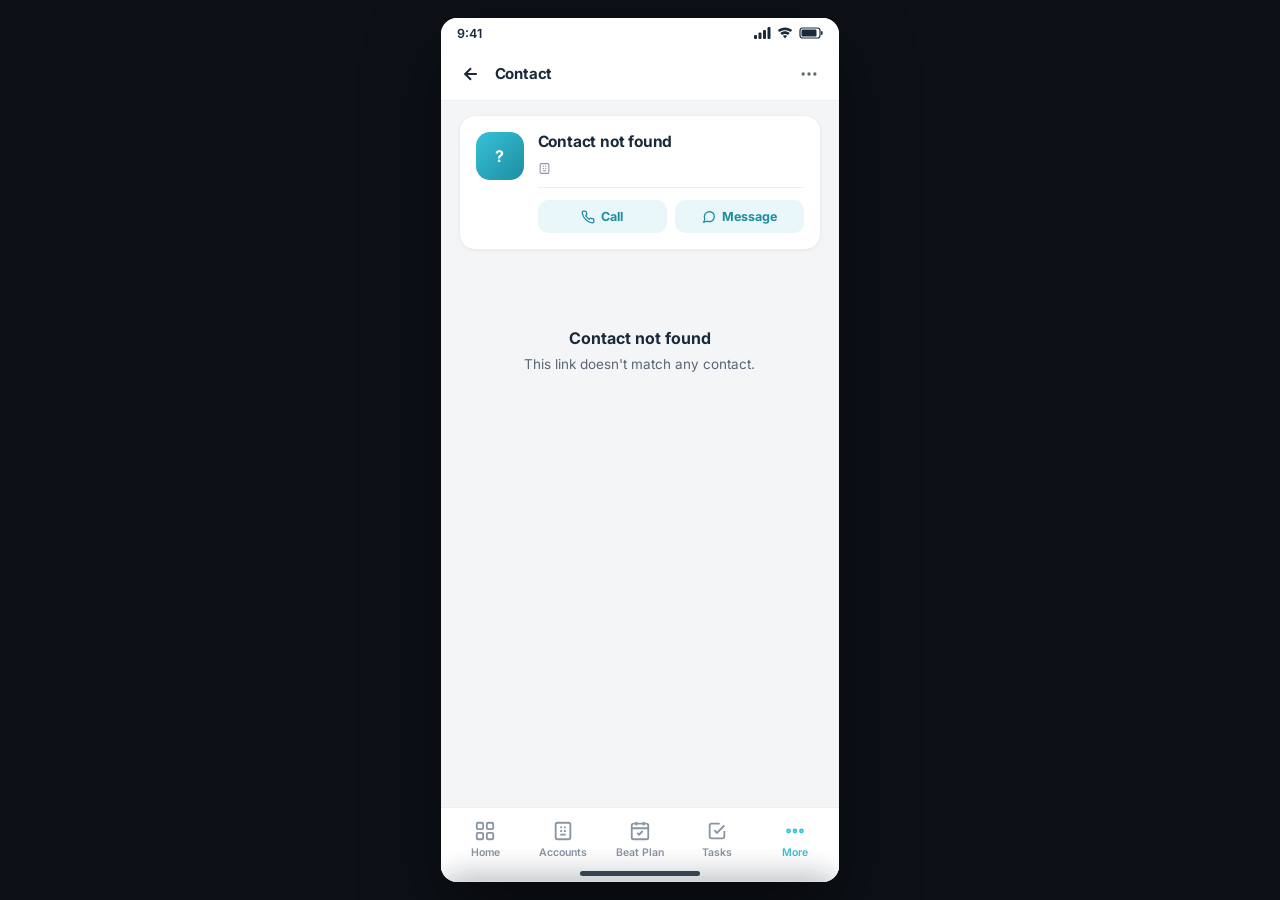
<file: contacts/index.html>
<!DOCTYPE html>
<html lang="en">
<head>
<meta charset="UTF-8"/>
<meta name="viewport" content="width=device-width,initial-scale=1.0,maximum-scale=1.0,user-scalable=no"/>
<title>Contacts · Sakra Sales</title>
<link rel="preconnect" href="https://fonts.googleapis.com">
<link rel="preconnect" href="https://fonts.gstatic.com" crossorigin>
<link href="https://fonts.googleapis.com/css2?family=Inter:wght@400;600;700&display=swap" rel="stylesheet">
<link rel="stylesheet" href="/assets/styles.css">
</head>
<body>
<div class="device" id="device">
  <div class="stage">

    <!-- LIST -->
    <div class="screen-view" id="view-list">
      <div class="appheader">
        <div class="header-row">
          <h1 class="page-title">Contacts</h1>
          <div class="avatar" onclick="location.href='/profile'">RH</div>
        </div>
      </div>
      <div class="chiprow" id="contact-chips"></div>
      <div class="searchwrap"><div class="search">
        <svg width="18" height="18" viewBox="0 0 24 24" fill="none" stroke="currentColor" stroke-width="2"><circle cx="11" cy="11" r="7"/><path d="M21 21l-4.3-4.3"/></svg>
        <input id="contact-search" placeholder="Search by name, role, account" oninput="renderContacts()">
      </div></div>
      <div class="toolsrow">
        <span class="count" id="contact-count">— contacts</span>
        <div class="tools">
          <button class="plan-reopt-btn" onclick="openSheet('newcontact')"><svg width="13" height="13" viewBox="0 0 24 24" fill="none" stroke="currentColor" stroke-width="2.4"><path d="M12 5v14M5 12h14"/></svg>New</button>
        </div>
      </div>
      <div class="screen"><div class="pad" id="contact-list" style="padding-top:0;"></div></div>
    </div>

    <!-- DETAIL -->
    <div class="screen-view" id="view-detail">
      <div class="vd-topbar">
        <a class="vd-back" href="/contacts" onclick="event.preventDefault();bucketGo('/contacts');">
          <svg width="20" height="20" viewBox="0 0 24 24" fill="none" stroke="currentColor" stroke-width="2.5"><path d="M19 12H5M12 5l-7 7 7 7"/></svg>
        </a>
        <div class="vd-topbar-title">
          <div class="vd-visit-id">Contact</div>
          <div class="vd-follow-up" id="cd-sub"></div>
        </div>
        <button class="vd-topbar-action" onclick="snack('More actions — built next.')"><svg width="20" height="20" viewBox="0 0 24 24" fill="currentColor"><circle cx="5" cy="12" r="2"/><circle cx="12" cy="12" r="2"/><circle cx="19" cy="12" r="2"/></svg></button>
      </div>
      <div class="screen"><div style="padding:0 0 32px;">
        <div class="vd-hero-wrap">
          <div class="vd-hero">
            <div class="vd-hero-avatar" id="cd-avatar">DR</div>
            <div class="vd-hero-body">
              <div class="vd-hero-top">
                <div style="min-width:0;flex:1;">
                  <div class="vd-hero-name" id="cd-name">Contact</div>
                  <div class="vd-hero-spec" id="cd-role">Role</div>
                </div>
                <span class="pill up" id="cd-type" style="margin-top:2px;">Type</span>
              </div>
              <div class="vd-hero-clinic">
                <svg width="13" height="13" viewBox="0 0 24 24" fill="none" stroke="currentColor" stroke-width="2"><rect x="4" y="3" width="16" height="18" rx="2"/><path d="M9 8h2M13 8h2M9 12h2M13 12h2M9 16h6"/></svg>
                <span class="ct" id="cd-account"></span>
              </div>
              <div class="vd-hero-actions">
                <a class="vd-hero-action" id="cd-call-btn" href="#" onclick="onCallContact(event)">
                  <svg width="14" height="14" viewBox="0 0 24 24" fill="none" stroke="currentColor" stroke-width="2.2"><path d="M22 16.92v3a2 2 0 0 1-2.18 2 19.79 19.79 0 0 1-8.63-3.07 19.5 19.5 0 0 1-6-6 19.79 19.79 0 0 1-3.07-8.67A2 2 0 0 1 4.11 2h3a2 2 0 0 1 2 1.72 12.84 12.84 0 0 0 .7 2.81 2 2 0 0 1-.45 2.11L8.09 9.91a16 16 0 0 0 6 6l1.27-1.27a2 2 0 0 1 2.11-.45 12.84 12.84 0 0 0 2.81.7A2 2 0 0 1 22 16.92z"/></svg>
                  Call
                </a>
                <button class="vd-hero-action" onclick="openContactMsgSheet()">
                  <svg width="14" height="14" viewBox="0 0 24 24" fill="none" stroke="currentColor" stroke-width="2.2"><path d="M21 11.5a8.38 8.38 0 0 1-.9 3.8 8.5 8.5 0 0 1-7.6 4.7 8.38 8.38 0 0 1-3.8-.9L3 21l1.9-5.7a8.38 8.38 0 0 1-.9-3.8 8.5 8.5 0 0 1 4.7-7.6 8.38 8.38 0 0 1 3.8-.9h.5a8.48 8.48 0 0 1 8 8v.5z"/></svg>
                  Message
                </button>
              </div>
            </div>
          </div>
        </div>
        <div style="padding:0 18px 32px;" id="cd-content"></div>
      </div></div>
    </div>

  </div>

  <!-- Message templates sheet -->
  <div class="sheet-backdrop" id="cmsg-backdrop" onclick="closeSheet('cmsg')"></div>
  <div class="bottom-sheet" id="cmsg-sheet">
    <div class="sheet-handle"></div>
    <div class="sheet-header">
      <div>
        <span class="sheet-title">Send a message</span>
        <div class="msg-doctor-line" id="cmsg-doc-name">Contact</div>
      </div>
      <button class="sheet-close" onclick="closeSheet('cmsg')"><svg width="14" height="14" viewBox="0 0 24 24" fill="none" stroke="currentColor" stroke-width="2.5"><path d="M18 6L6 18M6 6l12 12"/></svg></button>
    </div>
    <div class="msg-channels" id="cmsg-channels"></div>
    <div class="msg-tmpl-list" id="cmsg-tmpl-list"></div>
    <div class="sheet-footer">
      <button class="btn secondary" onclick="closeSheet('cmsg')">Cancel</button>
      <button class="btn btn-primary" id="cmsg-send" onclick="sendContactMessage()" disabled style="opacity:.55;">Send</button>
    </div>
  </div>

  <!-- Call mode picker -->
  <div class="sheet-backdrop" id="callmode-backdrop" onclick="closeSheet('callmode')"></div>
  <div class="bottom-sheet" id="callmode-sheet">
    <div class="sheet-handle"></div>
    <div class="sheet-header">
      <div>
        <span class="sheet-title">How would you like to call?</span>
        <div class="msg-doctor-line" id="callmode-doc-name">Contact</div>
      </div>
      <button class="sheet-close" onclick="closeSheet('callmode')"><svg width="14" height="14" viewBox="0 0 24 24" fill="none" stroke="currentColor" stroke-width="2.5"><path d="M18 6L6 18M6 6l12 12"/></svg></button>
    </div>
    <div class="co-mode-grid">
      <button class="co-mode-card" onclick="placeContactCall('personal')">
        <span class="ic"><svg width="20" height="20" viewBox="0 0 24 24" fill="none" stroke="currentColor" stroke-width="2"><path d="M22 16.92v3a2 2 0 0 1-2.18 2 19.79 19.79 0 0 1-8.63-3.07 19.5 19.5 0 0 1-6-6 19.79 19.79 0 0 1-3.07-8.67A2 2 0 0 1 4.11 2h3a2 2 0 0 1 2 1.72 12.84 12.84 0 0 0 .7 2.81 2 2 0 0 1-.45 2.11L8.09 9.91a16 16 0 0 0 6 6l1.27-1.27a2 2 0 0 1 2.11-.45 12.84 12.84 0 0 0 2.81.7A2 2 0 0 1 22 16.92z"/></svg></span>
        <div class="co-mode-card-body">
          <div class="co-mode-card-t">Call via personal number</div>
          <div class="co-mode-card-s" id="callmode-personal-sub">Direct dial to the contact's mobile.</div>
        </div>
        <svg class="co-mode-card-go" width="16" height="16" viewBox="0 0 24 24" fill="none" stroke="currentColor" stroke-width="2.2"><path d="M9 6l6 6-6 6"/></svg>
      </button>
      <button class="co-mode-card ai" onclick="placeContactCall('central')">
        <span class="ic"><svg width="20" height="20" viewBox="0 0 24 24" fill="none" stroke="currentColor" stroke-width="2"><rect x="3" y="4" width="18" height="16" rx="2"/><path d="M3 10h18M8 16h3M14 16h2"/></svg></span>
        <div class="co-mode-card-body">
          <div class="co-mode-card-t">Call via central line <span class="co-mode-card-tag">Recorded</span></div>
          <div class="co-mode-card-s">Routes through the Sakra telephony bridge. Number stays private.</div>
        </div>
        <svg class="co-mode-card-go" width="16" height="16" viewBox="0 0 24 24" fill="none" stroke="currentColor" stroke-width="2.2"><path d="M9 6l6 6-6 6"/></svg>
      </button>
    </div>
  </div>

  <!-- New contact sheet -->
  <div class="sheet-backdrop" id="newcontact-backdrop" onclick="closeSheet('newcontact')"></div>
  <div class="bottom-sheet" id="newcontact-sheet">
    <div class="sheet-handle"></div>
    <div class="sheet-header"><span class="sheet-title">New contact</span>
      <button class="sheet-close" onclick="closeSheet('newcontact')"><svg width="14" height="14" viewBox="0 0 24 24" fill="none" stroke="currentColor" stroke-width="2.5"><path d="M18 6L6 18M6 6l12 12"/></svg></button></div>
    <div class="co-section"><label class="tke-label">Account <span class="req" style="color:var(--red)">*</span></label><select class="tke-select" id="nct-account"></select></div>
    <div class="co-section"><label class="tke-label">Name <span class="req" style="color:var(--red)">*</span></label><input class="tke-input" id="nct-name" placeholder="e.g. Dr. Meera Nair" style="font-size:16px;"></div>
    <div class="co-section"><label class="tke-label">Role</label><input class="tke-input" id="nct-role" placeholder="e.g. Consultant / RWA Secretary / HR Head" style="font-size:16px;"></div>
    <div class="co-section"><label class="tke-label">Specialty (doctors)</label><input class="tke-input" id="nct-spec" placeholder="e.g. Cardiologist" style="font-size:16px;"></div>
    <div class="co-section"><label class="tke-label">Mobile</label><input class="tke-input" id="nct-phone" placeholder="+91 …" style="font-size:16px;"></div>
    <div class="co-section"><label class="tke-label">Email</label><input class="tke-input" id="nct-email" placeholder="name@example.com" style="font-size:16px;"></div>
    <div class="sheet-footer"><button class="btn secondary" onclick="closeSheet('newcontact')">Cancel</button><button class="btn btn-primary" onclick="createContact()">Create contact</button></div>
  </div>
</div>

<script src="/assets/data.js"></script>
<script src="/assets/shell.js"></script>
<script>
initShell('more');

const cs={type:"All"};

/* New contact */
const _openCt=openSheet;
openSheet=function(id){ if(id==='newcontact') populateNewContact(); _openCt(id); };
function populateNewContact(){
  document.getElementById('nct-account').innerHTML=ACCOUNTS.map(a=>`<option value="${slugify(a.name)}">${a.name}</option>`).join('');
  ['nct-name','nct-role','nct-spec','nct-phone','nct-email'].forEach(id=>document.getElementById(id).value='');
}
function createContact(){
  const slug=document.getElementById('nct-account').value;
  const acc=ACCOUNTS.find(a=>slugify(a.name)===slug);
  const n=(document.getElementById('nct-name').value||'').trim();
  if(!acc||!n){ snack('Pick an account and enter a name.'); return; }
  const spec=(document.getElementById('nct-spec').value||'').trim();
  const c={
    id:acc.id+'-C'+((acc.contacts?acc.contacts.length:0)+1)+'-n'+CONTACTS.length,
    n,role:(document.getElementById('nct-role').value||'').trim()||'Contact',spec,
    phone:(document.getElementById('nct-phone').value||'').trim()||'—',
    email:(document.getElementById('nct-email').value||'').trim(),
    type:acc.type,accountName:acc.name,accountSlug:slug,accountSub:acc.sub,
    isDoctor:/^Dr\.?\s/i.test(n),
  };
  CONTACTS.push(c);
  if(acc.contacts) acc.contacts.push({n:c.n,role:c.role,spec:c.spec,phone:c.phone,email:c.email});
  closeSheet('newcontact');
  cs.type='All'; renderChips(); renderContacts();
  snack('Contact created.');
}

function renderChips(){
  const chips=[["All","All"],["referral","Referral"],["venue","Venue"],["corporate","Corporate"]];
  document.getElementById('contact-chips').innerHTML=chips.map(([k,l])=>`<button class="chip ${cs.type===k?'active':''}" onclick="setType('${k}')">${l}</button>`).join('');
}
function setType(t){cs.type=t;renderChips();renderContacts();}

function typeClass(t){return t==='referral'?'up':t==='venue'?'wait':'done';}

function renderContacts(){
  const q=(document.getElementById('contact-search').value||'').toLowerCase();
  let rows=CONTACTS.filter(c=>{
    const typeOk=cs.type==='All'||c.type===cs.type;
    const qOk=!q||c.n.toLowerCase().includes(q)||c.role.toLowerCase().includes(q)||c.accountName.toLowerCase().includes(q)||(c.spec||'').toLowerCase().includes(q);
    return typeOk&&qOk;
  });
  document.getElementById('contact-count').textContent=`${rows.length} contact${rows.length!==1?'s':''}`;
  const list=document.getElementById('contact-list');
  if(!rows.length){list.innerHTML='<div class="empty"><div class="et">No contacts found</div><div class="ed">Try a different name, role, or account.</div></div>';return;}
  list.innerHTML=rows.map(c=>{
    const meta=ACCOUNT_TYPE_META[c.type];
    const line2=c.spec?`${c.role} · ${c.spec}`:c.role;
    return `<div class="card" onclick="bucketGo('/contacts/${c.id}')">
      <div class="card-top">
        <span class="card-title">${c.n}</span>
        <div class="card-top-right"><span class="pill ${typeClass(c.type)}">${meta.chip}</span></div>
      </div>
      <div class="inner"><div class="line">${line2}</div><div class="line sub">${c.phone}</div></div>
      <div class="card-foot"><span class="foot-meta"><svg width="14" height="14" viewBox="0 0 24 24" fill="none" stroke="currentColor" stroke-width="2"><rect x="4" y="3" width="16" height="18" rx="2"/><path d="M9 8h2M13 8h2M9 12h2M13 12h2M9 16h6"/></svg>${c.accountName}</span></div>
    </div>`;
  }).join('');
}

function vRow(label,val){return `<div class="vd-row"><span class="vd-row-label">${label}</span><span class="vd-row-value">${val||'—'}</span></div>`;}

const cd={current:null,acc:{info:true}};

function renderDetail(id){
  const c=CONTACTS.find(x=>x.id===id)||findContactBySlug(id);
  const content=document.getElementById('cd-content');
  if(!c){
    document.getElementById('cd-name').textContent='Contact not found';
    document.getElementById('cd-role').textContent='';
    document.getElementById('cd-account').textContent='';
    document.getElementById('cd-type').style.display='none';
    document.getElementById('cd-avatar').textContent='?';
    content.innerHTML='<div class="empty" style="margin-top:24px;"><div class="et">Contact not found</div><div class="ed">This link doesn\'t match any contact.</div></div>';
    return;
  }
  const meta=ACCOUNT_TYPE_META[c.type];
  document.getElementById('cd-type').style.display='';
  document.getElementById('cd-avatar').textContent=accInitials(c.n);
  document.getElementById('cd-name').textContent=c.n;
  document.getElementById('cd-role').textContent=c.spec?`${c.role} · ${c.spec}`:c.role;
  document.getElementById('cd-type').textContent=meta.chip;
  document.getElementById('cd-type').className=`pill ${typeClass(c.type)}`;
  document.getElementById('cd-account').textContent=c.accountName;
  document.getElementById('cd-sub').textContent=c.role;
  const isRefDoc=c.isDoctor&&c.type==='referral';
  cd.current=c; cd.acc={info:true,ref:isRefDoc};

  content.innerHTML=renderInfo(c)+(isRefDoc?renderReferralProfile(c):'')+renderAccountLink(c);
  bindAccordions();
  document.querySelector('#view-detail .screen').scrollTop=0;
}

function renderInfo(c){
  let rows=vRow('Role',c.role);
  if(c.isDoctor&&c.spec) rows+=vRow('Specialty',c.spec);
  rows+=vRow('Mobile',c.phone)+vRow('Email',c.email);
  return `<div class="acc ${cd.acc.info?'open':''}" data-key="info">
    <div class="acc-head">
      <div class="acc-icon"><svg width="16" height="16" viewBox="0 0 24 24" fill="none" stroke="currentColor" stroke-width="2"><circle cx="12" cy="8" r="3.5"/><path d="M4 21a8 8 0 0 1 16 0"/></svg></div>
      <div class="acc-title"><div class="acc-name">Contact details</div><div class="acc-sub">Identity & how to reach</div></div>
      <svg class="acc-chev" width="18" height="18" viewBox="0 0 24 24" fill="none" stroke="currentColor" stroke-width="2.5"><path d="M6 9l6 6 6-6"/></svg>
    </div>
    <div class="acc-body">${rows}</div>
  </div>`;
}

/* Provider referral-doctor profile — referral behaviour, timing & talking points */
function renderReferralProfile(c){
  const first=c.n.replace(/^Dr\.?\s*/,'').split(/\s+/)[0];
  const behavior=[
    {l:"Referral orientation",v:`${first} refers complex cases readily when fast-track admission and a coordinator line are assured.`},
    {l:"Specialty alignment",v:`Strongest fit: ${c.spec||'General Medicine'}. Align referrals to Sakra's matching departments.`},
    {l:"Preferred visit window",v:"Tue & Thu · 11 AM – 1 PM (post-OPD)"},
    {l:"Preferred channel",v:"WhatsApp for quick coordination; calls for urgent referrals."},
  ];
  const topics=[
    "Confirm the dedicated referral-coordinator contact and fast-track admission SLA.",
    `Share Sakra's ${c.spec?c.spec.split(',')[0]:'specialty'} outcomes one-pager.`,
    "Discuss this month's referral count vs potential and remove any friction.",
    "Invite to the next Sakra CME / specialist meet.",
  ];
  return `<div class="acc ${cd.acc.ref?'open':''}" data-key="ref" style="margin-top:14px;">
    <div class="acc-head">
      <div class="acc-icon"><svg width="16" height="16" viewBox="0 0 24 24" fill="none" stroke="currentColor" stroke-width="2"><path d="M16 3h5v5M21 3l-7 7M8 21H3v-5M3 21l7-7"/></svg></div>
      <div class="acc-title"><div class="acc-name">Referral profile</div><div class="acc-sub">Behaviour, timing &amp; talking points</div></div>
      <svg class="acc-chev" width="18" height="18" viewBox="0 0 24 24" fill="none" stroke="currentColor" stroke-width="2.5"><path d="M6 9l6 6 6-6"/></svg>
    </div>
    <div class="acc-body">
      <div class="beh-list">
        ${behavior.map(b=>`<div class="beh-item"><div class="beh-content"><div class="beh-label">${b.l}</div><div class="beh-val">${b.v}</div></div></div>`).join('')}
      </div>
      <div class="ri-recent-h" style="margin-top:10px;">Suggested talking points</div>
      ${topics.map((t,i)=>`<div class="tp-item"><span class="tp-num">${i+1}</span><span class="tp-text">${t}</span></div>`).join('')}
    </div>
  </div>`;
}

function renderAccountLink(c){
  const meta=ACCOUNT_TYPE_META[c.type];
  return `<div class="card" style="margin-top:14px;" onclick="bucketGo('/accounts/${c.accountSlug}')">
    <div class="card-top">
      <span class="card-title" style="font-size:var(--f-sub);">${c.accountName}</span>
      <span class="pill ${typeClass(c.type)}">${meta.chip}</span>
    </div>
    <div class="inner"><div class="line sub">${c.accountSub} · View account ›</div></div>
  </div>`;
}

function bindAccordions(){
  document.querySelectorAll('#cd-content .acc').forEach(acc=>{
    acc.querySelector('.acc-head').addEventListener('click',()=>{
      const k=acc.dataset.key;
      cd.acc[k]=!cd.acc[k];
      acc.classList.toggle('open',cd.acc[k]);
    });
  });
}

function showView(name){
  document.getElementById('view-list').classList.toggle('active',name==='list');
  document.getElementById('view-detail').classList.toggle('active',name==='detail');
}

/* ── Call + Message ── */
function fmtCMsgBytes(b){if(b<1024) return b+' B'; if(b<1024*1024) return (b/1024).toFixed(0)+' KB'; return (b/(1024*1024)).toFixed(1)+' MB';}
function cAttachExtBadge(name){const ext=(name.split('.').pop()||'').toLowerCase();return ({pdf:'PDF',xlsx:'XLS',xls:'XLS',png:'IMG',jpg:'IMG',jpeg:'IMG',ics:'CAL'})[ext]||'FILE';}
const C_MSG_CHANNELS=[
  {k:"SMS",   ic:'<svg width="13" height="13" viewBox="0 0 24 24" fill="none" stroke="currentColor" stroke-width="2"><path d="M21 11.5a8.38 8.38 0 0 1-.9 3.8 8.5 8.5 0 0 1-7.6 4.7 8.38 8.38 0 0 1-3.8-.9L3 21l1.9-5.7a8.38 8.38 0 0 1-.9-3.8 8.5 8.5 0 0 1 4.7-7.6 8.38 8.38 0 0 1 3.8-.9h.5a8.48 8.48 0 0 1 8 8v.5z"/></svg>'},
  {k:"WhatsApp",ic:'<svg width="13" height="13" viewBox="0 0 24 24" fill="currentColor"><path d="M12.04 2C6.58 2 2.13 6.45 2.13 11.91c0 1.75.46 3.45 1.32 4.95L2 22l5.25-1.38a9.94 9.94 0 0 0 4.79 1.22h.01c5.46 0 9.91-4.45 9.91-9.91S17.5 2 12.04 2zm4.52 12.99c-.25-.12-1.47-.72-1.7-.81-.23-.08-.4-.12-.56.12s-.65.81-.79.97c-.15.17-.29.18-.54.06-.25-.12-1.05-.39-1.99-1.23-.74-.66-1.23-1.47-1.38-1.72-.14-.25-.02-.38.11-.5.11-.11.25-.29.37-.43.12-.14.16-.25.25-.41.08-.17.04-.31-.02-.43-.06-.12-.55-1.33-.76-1.83-.2-.48-.4-.42-.55-.42l-.47-.01a.9.9 0 0 0-.66.31c-.23.25-.86.84-.86 2.05s.88 2.38 1 2.55c.12.17 1.73 2.64 4.19 3.7.59.25 1.05.4 1.4.52.59.19 1.12.16 1.55.1.47-.07 1.47-.6 1.67-1.18.21-.58.21-1.07.14-1.18-.06-.11-.22-.18-.47-.3z"/></svg>'},
  {k:"Email", ic:'<svg width="13" height="13" viewBox="0 0 24 24" fill="none" stroke="currentColor" stroke-width="2"><rect x="3" y="5" width="18" height="14" rx="2"/><path d="M3 7l9 6 9-6"/></svg>'},
];
const CENTRAL_LINE='+91 80 4567 8900';

function onCallContact(e){
  e.preventDefault();
  const c=cd.current; if(!c){snack('No contact loaded.');return;}
  document.getElementById('callmode-doc-name').textContent=`${c.n} · ${c.accountName}`;
  document.getElementById('callmode-personal-sub').textContent=c.phone?`Direct dial · ${c.phone}`:'No personal number on file.';
  openSheet('callmode');
}
function placeContactCall(mode){
  const c=cd.current; if(!c){ closeSheet('callmode'); return; }
  closeSheet('callmode');
  if(mode==='personal'){
    if(!c.phone){ snack('No personal number on file.'); return; }
    location.href=`tel:${c.phone.replace(/\s/g,'')}`;
    snack(`Dialling ${c.n} on personal number…`);
  } else {
    const ext=`ext ${4000+Math.floor((slugify(c.n).length*97)%900)}`;
    location.href=`tel:${CENTRAL_LINE.replace(/\s|\+/g,'')}`;
    snack(`Connecting via central line · ${ext}`);
  }
}

let cmsgState={channel:"WhatsApp",previewIdx:null};
function shortName(c){return c.n.replace(/^(Dr|Mr|Mrs|Ms)\.?\s*/i,'').split(/\s+/)[0];}
function templatesFor(c){return (PROVIDER_MSG_TEMPLATES[c.type]||{})[cmsgState.channel]||[];}

function openContactMsgSheet(){
  const c=cd.current; if(!c) return;
  document.getElementById('cmsg-doc-name').textContent=`${c.n} · ${c.accountName}`;
  cmsgState={channel:"WhatsApp",previewIdx:null};
  renderCMsgList();
  openSheet('cmsg');
}
function renderCMsgList(){
  document.getElementById('cmsg-channels').style.display='';
  document.getElementById('cmsg-channels').innerHTML=C_MSG_CHANNELS.map(ch=>`
    <button class="msg-channel-chip ${cmsgState.channel===ch.k?'sel':''}" onclick="pickCMsgChannel('${ch.k}')">${ch.ic}${ch.k}</button>`).join('');
  const c=cd.current; if(!c) return;
  const name=shortName(c);
  const list=templatesFor(c);
  const wrap=document.getElementById('cmsg-tmpl-list');
  if(!list.length){ wrap.innerHTML='<div class="empty" style="padding:18px 0;"><div class="ed">No templates for this channel yet.</div></div>'; }
  else wrap.innerHTML=list.map((t,i)=>{
    const att=(t.attachments||[]).length;
    const body=t.b.replace(/\{name\}/g,name).replace(/\n/g,'<br>');
    return `<div class="msg-tmpl" onclick="openCMsgPreview(${i})">
      <div class="msg-tmpl-h">
        <span class="msg-tmpl-t">${t.t}</span>
        ${att?`<span class="msg-tmpl-attach-tag"><svg width="10" height="10" viewBox="0 0 24 24" fill="none" stroke="currentColor" stroke-width="2.2"><path d="M21.44 11.05l-9.19 9.19a6 6 0 0 1-8.49-8.49l9.19-9.19a4 4 0 0 1 5.66 5.66l-9.2 9.19a2 2 0 0 1-2.83-2.83l8.49-8.48"/></svg>${att}</span>`:''}
      </div>
      <div class="msg-tmpl-body">${body}</div>
    </div>`;
  }).join('');
  const send=document.getElementById('cmsg-send');
  send.disabled=true; send.style.opacity='.55'; send.textContent='Send';
}
function pickCMsgChannel(k){ cmsgState.channel=k; cmsgState.previewIdx=null; renderCMsgList(); }

function openCMsgPreview(i){
  cmsgState.previewIdx=i;
  const c=cd.current; const tmpl=templatesFor(c)[i];
  const name=shortName(c);
  const body=tmpl.b.replace(/\{name\}/g,name);
  const attList=(tmpl.attachments||[]).map(a=>`
    <div class="attach-chip">
      <span class="attach-chip-ic">${cAttachExtBadge(a.name)}</span>
      <div class="attach-chip-info">
        <div class="attach-chip-name">${a.name}</div>
        <div class="attach-chip-size">${fmtCMsgBytes(a.size)}</div>
      </div>
    </div>`).join('');
  document.getElementById('cmsg-channels').style.display='none';
  document.getElementById('cmsg-tmpl-list').innerHTML=`
    <button class="msg-preview-back" onclick="cmsgState.previewIdx=null;renderCMsgList();">
      <svg width="14" height="14" viewBox="0 0 24 24" fill="none" stroke="currentColor" stroke-width="2.4"><path d="M19 12H5M12 5l-7 7 7 7"/></svg>
      Back to templates
    </button>
    <span class="msg-preview-channel">${cmsgState.channel} template</span>
    <div class="msg-preview-title">${tmpl.t}</div>
    <div class="msg-preview-body">${body.replace(/\n/g,'<br>')}</div>
    ${attList?`<div class="msg-preview-attach-h">Attachments · ${(tmpl.attachments||[]).length}</div><div class="msg-preview-attach-list">${attList}</div>`:''}`;
  const send=document.getElementById('cmsg-send');
  send.disabled=false; send.style.opacity='1';
  send.textContent=`Send via ${cmsgState.channel}`;
}

function sendContactMessage(){
  if(cmsgState.previewIdx==null) return;
  const tmpl=templatesFor(cd.current)[cmsgState.previewIdx];
  closeSheet('cmsg');
  snack(`${cmsgState.channel} template "${tmpl.t}" sent.`);
}

bucketRoute('/contacts',{
  list(){ showView('list'); renderChips(); renderContacts(); },
  detail(slug){ showView('detail'); renderDetail(slug); },
});
</script>
</body>
</html>
</file>
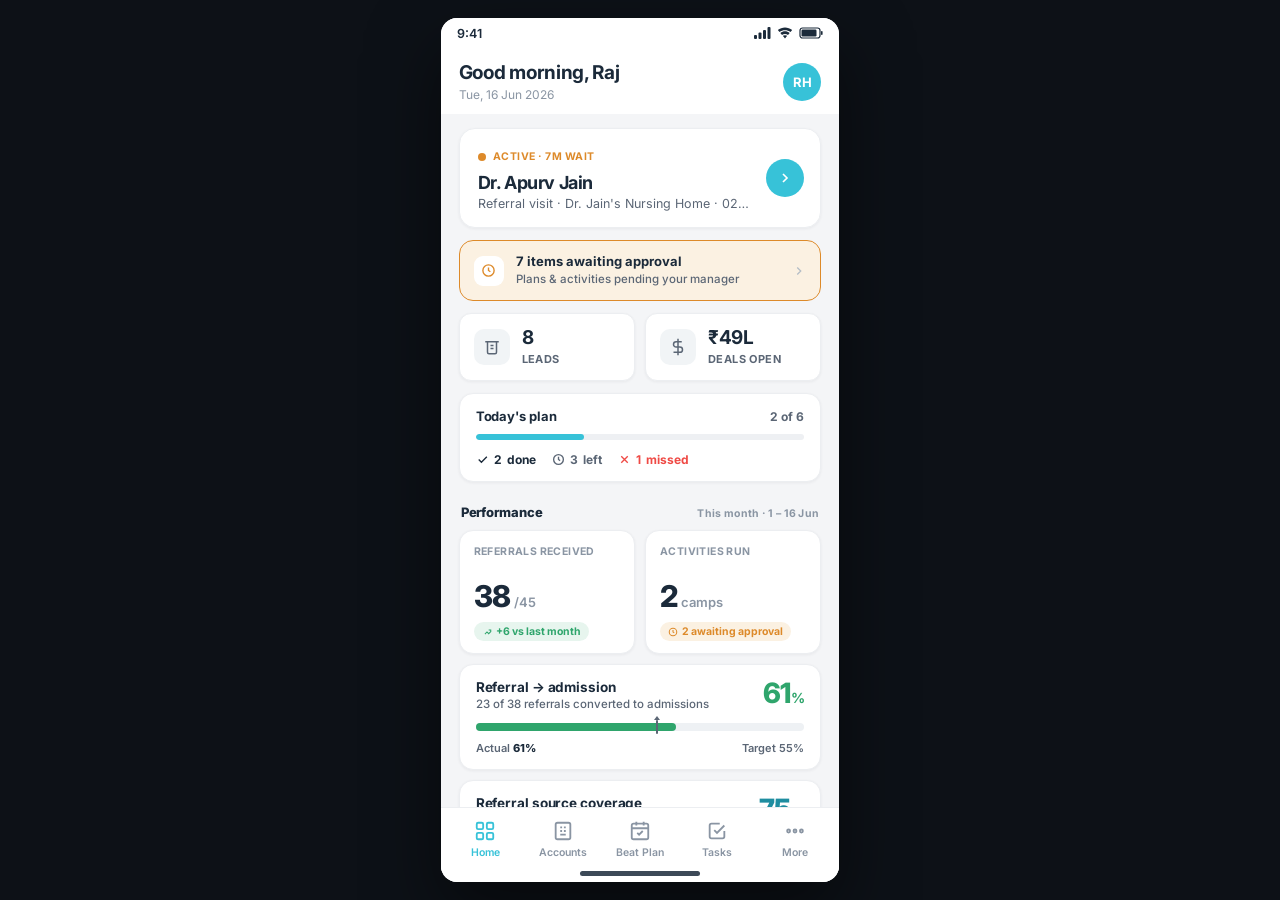
<file: dashboards/index.html>
<!DOCTYPE html>
<html lang="en">
<head>
<meta charset="UTF-8"/>
<meta name="viewport" content="width=device-width,initial-scale=1.0,maximum-scale=1.0,user-scalable=no"/>
<title>Home · Sakra Sales</title>
<link rel="preconnect" href="https://fonts.googleapis.com">
<link rel="preconnect" href="https://fonts.gstatic.com" crossorigin>
<link href="https://fonts.googleapis.com/css2?family=Inter:wght@400;600;700&display=swap" rel="stylesheet">
<link rel="stylesheet" href="/assets/styles.css">
</head>
<body>
<div class="device" id="device">
  <div class="stage">
    <div class="screen-view active">
      <div class="appheader" style="padding-bottom:12px;">
        <div class="header-row">
          <div>
            <div class="dash-greet">Good morning, Raj</div>
            <div class="dash-greet-sub">Tue, 16 Jun 2026</div>
          </div>
          <div class="avatar" onclick="location.href='/profile'">RH</div>
        </div>
      </div>
      <div class="screen"><div style="padding:14px 18px 32px;">

        <!-- Active visit -->
        <a class="dash-focal" href="/beat-plan">
          <div class="dash-focal-body">
            <div class="dash-focal-status">
              <span class="dash-focal-pulse"></span>
              Active · 7m wait
            </div>
            <div class="dash-focal-name">Dr. Apurv Jain</div>
            <div class="dash-focal-meta">Referral visit · Dr. Jain's Nursing Home · 02:14 PM</div>
          </div>
          <span class="dash-focal-go">
            <svg width="16" height="16" viewBox="0 0 24 24" fill="none" stroke="currentColor" stroke-width="2.5"><path d="M9 6l6 6-6 6"/></svg>
          </span>
        </a>

        <!-- Beat plan / activity pending approval (maker-checker) — live count -->
        <a class="dash-approval" href="/approvals" id="dash-approval-banner">
          <span class="dash-approval-ic">
            <svg width="15" height="15" viewBox="0 0 24 24" fill="none" stroke="currentColor" stroke-width="2.2"><circle cx="12" cy="12" r="9"/><path d="M12 7v5l3 2"/></svg>
          </span>
          <span class="dash-approval-body">
            <span class="dash-approval-t" id="dash-approval-t">— awaiting approval</span>
            <span class="dash-approval-s" id="dash-approval-s">Plans & activities pending review</span>
          </span>
          <svg class="dash-action-chev" width="14" height="14" viewBox="0 0 24 24" fill="none" stroke="currentColor" stroke-width="2.2"><path d="M9 6l6 6-6 6"/></svg>
        </a>

        <!-- Pipeline quick access -->
        <div class="dash-stats" style="margin-top:12px;">
          <a class="dash-stat" href="/leads" style="text-decoration:none;color:inherit;">
            <span class="dash-stat-ic"><svg width="18" height="18" viewBox="0 0 24 24" fill="none" stroke="currentColor" stroke-width="2"><path d="M3 5h18M6 5v14a2 2 0 0 0 2 2h8a2 2 0 0 0 2-2V5M10 10h4M10 14h4"/></svg></span>
            <span class="dash-stat-body"><span class="dash-stat-v">8</span><span class="dash-stat-l">Leads</span></span>
          </a>
          <a class="dash-stat" href="/deals" style="text-decoration:none;color:inherit;">
            <span class="dash-stat-ic"><svg width="18" height="18" viewBox="0 0 24 24" fill="none" stroke="currentColor" stroke-width="2"><path d="M12 1v22M17 5H9.5a3.5 3.5 0 0 0 0 7h5a3.5 3.5 0 0 1 0 7H6"/></svg></span>
            <span class="dash-stat-body"><span class="dash-stat-v">₹49L</span><span class="dash-stat-l">Deals open</span></span>
          </a>
        </div>

        <!-- Today's plan progress -->
        <div class="dash-progress">
          <div class="dash-progress-h">
            <span class="dash-progress-title">Today's plan</span>
            <span class="dash-progress-count">2 of 6</span>
          </div>
          <div class="dash-progress-bar"><span style="width:33%"></span></div>
          <div class="dash-progress-row">
            <span class="dash-progress-stat done">
              <svg width="13" height="13" viewBox="0 0 24 24" fill="none" stroke="currentColor" stroke-width="2.5"><path d="M5 12l5 5L20 7"/></svg>
              <span class="v">2</span> done
            </span>
            <span class="dash-progress-stat">
              <svg width="13" height="13" viewBox="0 0 24 24" fill="none" stroke="currentColor" stroke-width="2.5"><circle cx="12" cy="12" r="9"/><path d="M12 7v5l3 2"/></svg>
              <span class="v">3</span> left
            </span>
            <span class="dash-progress-stat miss">
              <svg width="13" height="13" viewBox="0 0 24 24" fill="none" stroke="currentColor" stroke-width="2.5"><path d="M6 6l12 12M18 6L6 18"/></svg>
              <span class="v">1</span> missed
            </span>
          </div>
        </div>

        <!-- Performance · this month -->
        <div class="dash-section-h">
          <span class="dash-section-h-t">Performance</span>
          <span class="dash-section-h-s">This month · 1 – 16 Jun</span>
        </div>

        <!-- Hero KPI pair -->
        <div class="kpi-pair">
          <div class="kpi-tile">
            <div class="kpi-tile-l">Referrals received</div>
            <div class="kpi-tile-v">38<span class="kpi-tile-u">/45</span></div>
            <div class="kpi-tile-foot">
              <span class="kpi-trend up">
                <svg width="10" height="10" viewBox="0 0 24 24" fill="none" stroke="currentColor" stroke-width="2.5"><path d="M7 17l5-5 4 4 5-5"/><path d="M16 7h5v5"/></svg>
                +6 vs last month
              </span>
            </div>
          </div>
          <a class="kpi-tile" href="/activity" style="text-decoration:none;color:inherit;">
            <div class="kpi-tile-l">Activities run</div>
            <div class="kpi-tile-v">2<span class="kpi-tile-u">camps</span></div>
            <div class="kpi-tile-foot">
              <span class="kpi-trend below">
                <svg width="10" height="10" viewBox="0 0 24 24" fill="none" stroke="currentColor" stroke-width="2.5"><circle cx="12" cy="12" r="9"/><path d="M12 7v5l3 2"/></svg>
                2 awaiting approval
              </span>
            </div>
          </a>
        </div>

        <!-- Referral conversion -->
        <div class="kpi-card">
          <div class="kpi-card-h">
            <div>
              <div class="kpi-card-l">Referral → admission</div>
              <div class="kpi-card-s">23 of 38 referrals converted to admissions</div>
            </div>
            <div class="kpi-card-big kpi-card-big-ok">61<span class="kpi-card-big-u">%</span></div>
          </div>
          <div class="kpi-bar-track has-target">
            <span style="width:61%;background:var(--green);"></span>
            <i class="kpi-bar-target" style="left:55%;" title="Target 55%"></i>
          </div>
          <div class="kpi-bar-legend">
            <span>Actual <strong>61%</strong></span>
            <span>Target 55%</span>
          </div>
        </div>

        <!-- Referral source coverage with tier breakdown -->
        <div class="kpi-card">
          <div class="kpi-card-h">
            <div>
              <div class="kpi-card-l">Referral source coverage</div>
              <div class="kpi-card-s">9 of 12 referral accounts visited</div>
            </div>
            <div class="kpi-card-big">75<span class="kpi-card-big-u">%</span></div>
          </div>
          <div class="kpi-bar-track"><span style="width:75%;background:var(--teal);"></span></div>
          <div class="kpi-tier-grid">
            <div class="kpi-tier">
              <div class="kpi-tier-head"><span class="kpi-tier-tag tier1">P1</span><span class="kpi-tier-pct">100%</span></div>
              <div class="kpi-tier-bar"><span style="width:100%;background:var(--teal-press);"></span></div>
              <div class="kpi-tier-frac">2 / 2</div>
            </div>
            <div class="kpi-tier">
              <div class="kpi-tier-head"><span class="kpi-tier-tag tier2">P2</span><span class="kpi-tier-pct">67%</span></div>
              <div class="kpi-tier-bar"><span style="width:67%;background:var(--amber);"></span></div>
              <div class="kpi-tier-frac">2 / 3</div>
            </div>
            <div class="kpi-tier">
              <div class="kpi-tier-head"><span class="kpi-tier-tag" style="background:transparent;color:var(--ink-3);padding-left:0;">All tiers</span><span class="kpi-tier-pct">75%</span></div>
              <div class="kpi-tier-bar"><span style="width:75%;background:var(--ink-3);"></span></div>
              <div class="kpi-tier-frac">9 / 12</div>
            </div>
          </div>
        </div>

        <!-- Corporate MOU pipeline -->
        <div class="kpi-card">
          <div class="kpi-card-h">
            <div>
              <div class="kpi-card-l">Corporate MOU pipeline</div>
              <div class="kpi-card-s">2 signed this quarter · 2 in negotiation</div>
            </div>
            <div class="kpi-card-big">₹48<span class="kpi-card-big-u">L</span></div>
          </div>
          <div class="kpi-bar-track"><span style="width:55%;background:var(--teal);"></span></div>
          <div class="kpi-bar-legend">
            <span>Signed <strong>₹26L</strong></span>
            <span>In pipeline ₹22L</span>
          </div>
        </div>

        <!-- Action needed -->
        <div class="dash-mh">
          <span class="dash-mh-h">Action needed</span>
          <a class="dash-mh-l" href="/tasks">View all</a>
        </div>
        <div class="dash-action">
          <a class="dash-action-item" href="/tasks">
            <span class="dash-action-ic urgent">
              <svg width="14" height="14" viewBox="0 0 24 24" fill="none" stroke="currentColor" stroke-width="2.2"><circle cx="12" cy="12" r="9"/><path d="M12 7v5l3 2"/></svg>
            </span>
            <span class="dash-action-t">2 tasks overdue</span>
            <svg class="dash-action-chev" width="14" height="14" viewBox="0 0 24 24" fill="none" stroke="currentColor" stroke-width="2.2"><path d="M9 6l6 6-6 6"/></svg>
          </a>
          <a class="dash-action-item" href="/accounts/wipro-technologies">
            <span class="dash-action-ic">
              <svg width="14" height="14" viewBox="0 0 24 24" fill="none" stroke="currentColor" stroke-width="2.2"><rect x="4" y="3" width="16" height="18" rx="2"/><path d="M9 8h2M13 8h2M9 12h2M13 12h2M9 16h6"/></svg>
            </span>
            <span class="dash-action-t">Wipro MOU renewal due 30 Jun</span>
            <svg class="dash-action-chev" width="14" height="14" viewBox="0 0 24 24" fill="none" stroke="currentColor" stroke-width="2.2"><path d="M9 6l6 6-6 6"/></svg>
          </a>
          <a class="dash-action-item" href="/beat-plan">
            <span class="dash-action-ic">
              <svg width="14" height="14" viewBox="0 0 24 24" fill="none" stroke="currentColor" stroke-width="2.2"><rect x="3" y="4" width="18" height="17" rx="2"/><path d="M3 9h18M8 2v4M16 2v4"/></svg>
            </span>
            <span class="dash-action-t">Reschedule Brigade Gateway camp recce</span>
            <svg class="dash-action-chev" width="14" height="14" viewBox="0 0 24 24" fill="none" stroke="currentColor" stroke-width="2.2"><path d="M9 6l6 6-6 6"/></svg>
          </a>
        </div>

      </div></div>
    </div>
  </div>
</div>

<script src="/assets/data.js"></script>
<script src="/assets/shell.js"></script>
<script>
initShell('dashboard');
/* Live maker-checker count */
(function(){
  const n=(typeof pendingApprovalCount==='function')?pendingApprovalCount():0;
  const banner=document.getElementById('dash-approval-banner');
  if(!banner) return;
  if(!n){ banner.style.display='none'; return; }
  document.getElementById('dash-approval-t').textContent=`${n} item${n!==1?'s':''} awaiting approval`;
  const role=(typeof currentRole==='function')?currentRole():'rep';
  document.getElementById('dash-approval-s').textContent=role==='manager'?'Tap to review and approve':'Plans & activities pending your manager';
})();
</script>
</body>
</html>
</file>
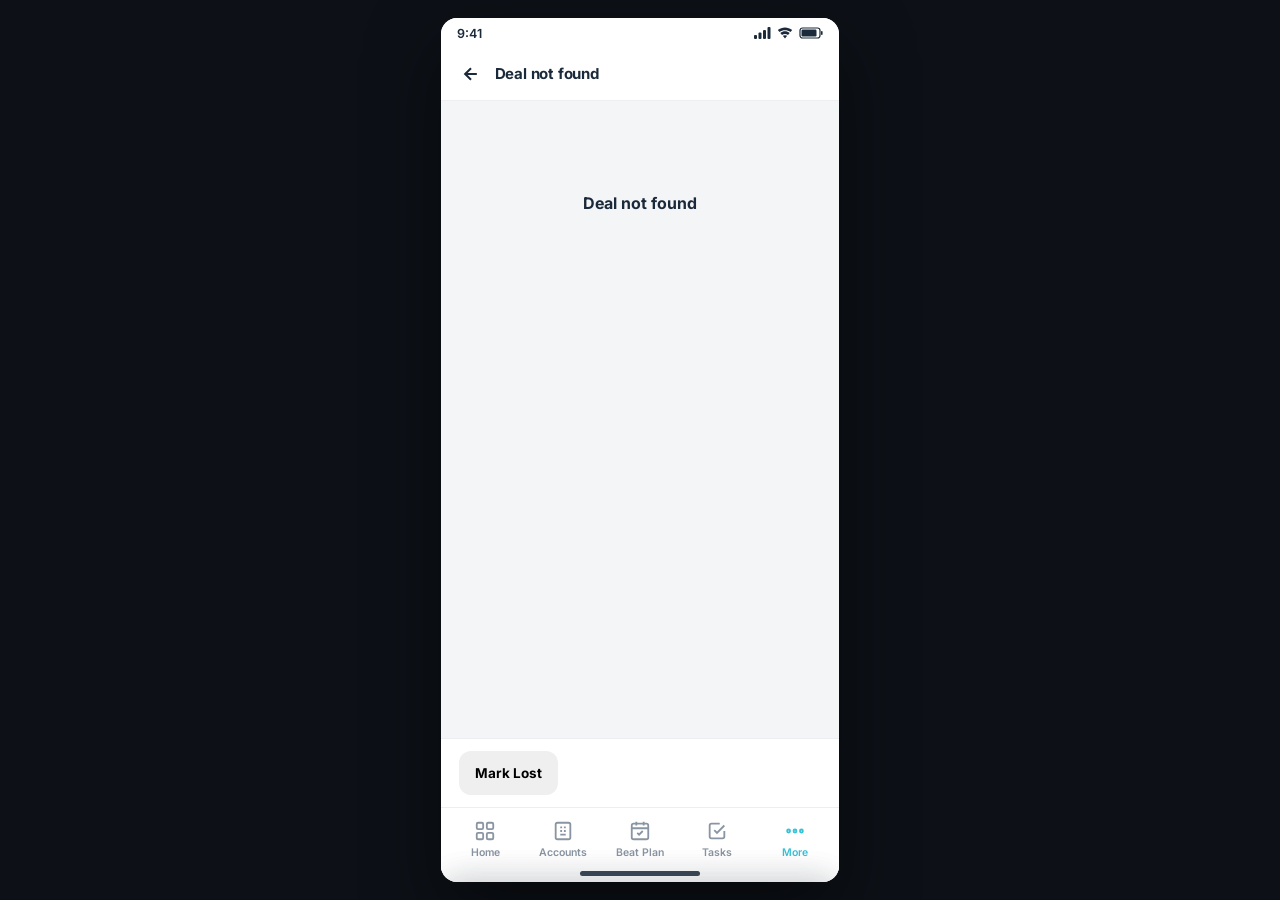
<file: deals/index.html>
<!DOCTYPE html>
<html lang="en">
<head>
<meta charset="UTF-8"/>
<meta name="viewport" content="width=device-width,initial-scale=1.0,maximum-scale=1.0,user-scalable=no"/>
<title>Deals · Sakra Sales</title>
<link rel="preconnect" href="https://fonts.googleapis.com">
<link rel="preconnect" href="https://fonts.gstatic.com" crossorigin>
<link href="https://fonts.googleapis.com/css2?family=Inter:wght@400;600;700&display=swap" rel="stylesheet">
<link rel="stylesheet" href="/assets/styles.css">
</head>
<body>
<div class="device" id="device">
  <div class="stage">

    <!-- LIST -->
    <div class="screen-view" id="view-list">
      <div class="appheader">
        <div class="header-row">
          <h1 class="page-title">Deals</h1>
          <div class="avatar" onclick="location.href='/profile'">RH</div>
        </div>
      </div>
      <div class="chiprow" id="deal-chips"></div>
      <div class="searchwrap"><div class="search">
        <svg width="18" height="18" viewBox="0 0 24 24" fill="none" stroke="currentColor" stroke-width="2"><circle cx="11" cy="11" r="7"/><path d="M21 21l-4.3-4.3"/></svg>
        <input id="deal-search" placeholder="Search by deal, account" oninput="renderDeals()">
      </div></div>
      <div class="toolsrow">
        <span class="count" id="deal-count">— deals</span>
        <div class="tools">
          <span class="count" id="deal-value" style="color:var(--teal-press);"></span>
          <button class="plan-reopt-btn" onclick="openSheet('newdeal')"><svg width="13" height="13" viewBox="0 0 24 24" fill="none" stroke="currentColor" stroke-width="2.4"><path d="M12 5v14M5 12h14"/></svg>New deal</button>
        </div>
      </div>
      <div class="screen"><div class="pad" id="deal-list" style="padding-top:0;"></div></div>
    </div>

    <!-- DETAIL -->
    <div class="screen-view" id="view-detail">
      <div class="vd-topbar">
        <a class="vd-back" href="/deals" onclick="event.preventDefault();bucketGo('/deals');">
          <svg width="20" height="20" viewBox="0 0 24 24" fill="none" stroke="currentColor" stroke-width="2.5"><path d="M19 12H5M12 5l-7 7 7 7"/></svg>
        </a>
        <div class="vd-topbar-title">
          <div class="vd-visit-id" id="dd-id">Deal</div>
          <div class="vd-follow-up" id="dd-status"></div>
        </div>
        <span style="width:36px;"></span>
      </div>
      <div class="screen"><div style="padding:14px 18px 110px;" id="dd-content"></div></div>
      <div class="vd-footer">
        <button class="btn secondary" id="dd-lost" style="flex:0 0 auto;padding:14px 16px;" onclick="openSheet('lostreason')">Mark Lost</button>
        <button class="btn btn-primary" id="dd-advance" style="flex:1;padding:14px;font-size:var(--f-sub);" onclick="advanceDeal()"></button>
      </div>
    </div>

  </div>

  <!-- New deal sheet -->
  <div class="sheet-backdrop" id="newdeal-backdrop" onclick="closeSheet('newdeal')"></div>
  <div class="bottom-sheet" id="newdeal-sheet">
    <div class="sheet-handle"></div>
    <div class="sheet-header"><span class="sheet-title">New deal</span>
      <button class="sheet-close" onclick="closeSheet('newdeal')"><svg width="14" height="14" viewBox="0 0 24 24" fill="none" stroke="currentColor" stroke-width="2.5"><path d="M18 6L6 18M6 6l12 12"/></svg></button></div>
    <div class="co-section"><label class="tke-label">Account <span class="req" style="color:var(--red)">*</span></label><select class="tke-select" id="nd-account"></select></div>
    <div class="co-section"><label class="tke-label">Deal name <span class="req" style="color:var(--red)">*</span></label><input class="tke-input" id="nd-name" placeholder="e.g. Employee health MOU" style="font-size:16px;"></div>
    <div class="co-section"><label class="tke-label">Deal type</label><select class="tke-select" id="nd-type"><option>New Contract</option><option>Renewal</option><option>Partnership</option><option>Activity</option></select></div>
    <div class="co-section"><label class="tke-label">Value (₹)</label><input type="number" class="tke-input" id="nd-value" placeholder="e.g. 1500000" style="font-size:16px;"></div>
    <div class="sheet-footer"><button class="btn secondary" onclick="closeSheet('newdeal')">Cancel</button><button class="btn btn-primary" onclick="createDeal()">Create deal</button></div>
  </div>

  <!-- Lost reason sheet -->
  <div class="sheet-backdrop" id="lostreason-backdrop" onclick="closeSheet('lostreason')"></div>
  <div class="bottom-sheet" id="lostreason-sheet">
    <div class="sheet-handle"></div>
    <div class="sheet-header"><span class="sheet-title">Why was this deal lost?</span>
      <button class="sheet-close" onclick="closeSheet('lostreason')"><svg width="14" height="14" viewBox="0 0 24 24" fill="none" stroke="currentColor" stroke-width="2.5"><path d="M18 6L6 18M6 6l12 12"/></svg></button></div>
    <div class="co-section"><label class="tke-label">Reason <span class="req" style="color:var(--red)">*</span></label>
      <select class="tke-select" id="lr-reason"><option value="">Select a reason</option><option>Price / budget</option><option>Chose competitor</option><option>No decision / stalled</option><option>Not a fit</option><option>Lost contact</option></select></div>
    <div class="co-section"><label class="tke-label">Notes</label><textarea class="tke-textarea" id="lr-notes" placeholder="Optional context"></textarea></div>
    <div class="sheet-footer"><button class="btn secondary" onclick="closeSheet('lostreason')">Cancel</button><button class="btn danger" onclick="markLost()">Mark Lost</button></div>
  </div>
</div>

<script src="/assets/data.js"></script>
<script src="/assets/shell.js"></script>
<script>
initShell('more');

const ds={tab:"All"};
function typeClass(t){return t==='referral'?'up':t==='venue'?'wait':'done';}
const DEAL_TABS=["All","Open","Won","Lost"];

function renderChips(){
  document.getElementById('deal-chips').innerHTML=DEAL_TABS.map(c=>`<button class="chip ${ds.tab===c?'active':''}" onclick="setTab('${c}')">${c}</button>`).join('');
}
function setTab(t){ds.tab=t;renderChips();renderDeals();}

function renderDeals(){
  const q=(document.getElementById('deal-search').value||'').toLowerCase();
  let rows=DEALS.filter(d=>{
    const tabOk=ds.tab==='All'||d.status===ds.tab;
    const qOk=!q||d.name.toLowerCase().includes(q)||d.accountName.toLowerCase().includes(q);
    return tabOk&&qOk;
  });
  rows=[...rows].sort((a,b)=>a.created-b.created);
  const openVal=rows.filter(d=>d.status==='Open').reduce((s,d)=>s+d.value,0);
  document.getElementById('deal-count').textContent=`${rows.length} deal${rows.length!==1?'s':''}`;
  document.getElementById('deal-value').textContent=openVal?`${fmtINR(openVal)} in pipeline`:'';
  const list=document.getElementById('deal-list');
  if(!rows.length){list.innerHTML='<div class="empty"><div class="et">No deals found</div><div class="ed">Try a different filter or search.</div></div>';return;}
  list.innerHTML=rows.map(d=>{
    const meta=ACCOUNT_TYPE_META[d.type];
    return `<div class="card" onclick="bucketGo('/deals/${d.id}')">
      <div class="card-top">
        <span class="card-title">${d.accountName}</span>
        <span class="pill ${DEAL_STATUS_CLASS[d.status]}">${d.status}</span>
      </div>
      <div class="inner">
        <div class="line"><span style="color:var(--ink-2)">Deal:</span> ${d.name}</div>
        <div class="line sub">${d.dealType} · ${meta.chip} · Stage: ${d.stage}</div>
      </div>
      <div class="card-foot">
        <span class="foot-meta"><svg width="13" height="13" viewBox="0 0 24 24" fill="none" stroke="currentColor" stroke-width="2"><circle cx="12" cy="12" r="9"/><path d="M12 7v5l3 2"/></svg>Close ${d.close}</span>
        <span style="display:inline-flex;gap:8px;align-items:center;">
          <span style="font-size:var(--f-cap);color:var(--ink-3);font-weight:600;">P ${Math.round(d.prob*100)}%</span>
          <span class="card-title" style="font-size:var(--f-sub);color:var(--teal-press);">${fmtINR(d.value)}</span>
        </span>
      </div>
    </div>`;
  }).join('');
}

let ddCurrent=null;
function vRow(label,val){return `<div class="vd-row"><span class="vd-row-label">${label}</span><span class="vd-row-value">${val||'—'}</span></div>`;}
function renderDetail(id){
  const d=findDealById(id); ddCurrent=d;
  const content=document.getElementById('dd-content');
  const adv=document.getElementById('dd-advance');
  if(!d){
    document.getElementById('dd-id').textContent='Deal not found';
    document.getElementById('dd-status').textContent='';
    content.innerHTML='<div class="empty" style="margin-top:24px;"><div class="et">Deal not found</div></div>';
    adv.style.display='none';
    return;
  }
  const meta=ACCOUNT_TYPE_META[d.type];
  const stages=DEAL_STAGES_BY_TYPE[d.type]||[];
  const idx=stages.indexOf(d.stage);
  document.getElementById('dd-id').textContent='Deal';
  document.getElementById('dd-status').textContent=d.status;
  /* stage stepper */
  const stepper=stages.map((s,i)=>`<div class="ld-step ${i<=idx?'on':''}"><span class="ld-step-dot"></span><span class="ld-step-l">${s}</span></div>`).join('<span class="ld-step-line"></span>');
  content.innerHTML=`
    <div class="card" style="margin-bottom:14px;">
      <div class="card-top"><span class="card-title">${d.accountName}</span><span class="pill ${DEAL_STATUS_CLASS[d.status]}">${d.status}</span></div>
      <div class="inner"><div class="line">${d.name}</div></div>
      <div class="card-foot" style="border:none;padding-top:8px;">
        <span class="pill ${typeClass(d.type)}">${meta.chip}</span>
        <span class="card-title" style="font-size:var(--f-h1);color:var(--teal-press);">${fmtINR(d.value)}</span>
      </div>
    </div>
    <div class="ld-stepper">${stepper}</div>
    <div class="acc open" style="margin-top:14px;"><div class="acc-head">
      <div class="acc-icon">${meta.icon}</div>
      <div class="acc-title"><div class="acc-name">Deal details</div><div class="acc-sub">${meta.label}</div></div>
    </div><div class="acc-body">
      ${vRow('Deal type',d.dealType)}
      ${vRow('Value',fmtINR(d.value))}
      ${vRow('Current stage',d.stage)}
      ${vRow('Probability',Math.round(d.prob*100)+'%')}
      ${vRow('Expected close',d.close)}
      ${vRow('Status',d.status)}
    </div></div>
    <div class="card" style="margin-top:14px;" onclick="bucketGo('/accounts/${d.accountSlug}')">
      <div class="card-top"><span class="card-title" style="font-size:var(--f-sub);">Linked account</span><span class="pill ${typeClass(d.type)}">${meta.chip}</span></div>
      <div class="inner"><div class="line sub">View account ›</div></div>
    </div>`;
  if(d.status!=='Open'||idx>=stages.length-1){ adv.textContent=d.status==='Open'?'Mark as Won':'Closed'; adv.disabled=d.status!=='Open'; adv.style.opacity=d.status!=='Open'?'.55':'1'; }
  else { adv.textContent=`Move to ${stages[idx+1]}`; adv.disabled=false; adv.style.opacity='1'; }
  document.getElementById('dd-lost').style.display=d.status==='Open'?'':'none';
}
const _openDeal=openSheet;
openSheet=function(id){ if(id==='newdeal') populateNewDeal(); _openDeal(id); };
function populateNewDeal(){
  document.getElementById('nd-account').innerHTML=ACCOUNTS.map(a=>`<option value="${slugify(a.name)}">${a.name}</option>`).join('');
  document.getElementById('nd-name').value=''; document.getElementById('nd-value').value='';
}
function createDeal(){
  const slug=document.getElementById('nd-account').value;
  const acc=ACCOUNTS.find(a=>slugify(a.name)===slug);
  const name=document.getElementById('nd-name').value.trim()||`${acc?acc.name:'New'} deal`;
  const type=acc?acc.type:'corporate';
  const stages=DEAL_STAGES_BY_TYPE[type]||['Discussion'];
  DEALS.push({id:'D-'+(DEALS.length+1),name,type,accountSlug:slug,accountName:acc?acc.name:'—',dealType:document.getElementById('nd-type').value,value:parseInt(document.getElementById('nd-value').value||'0',10),stage:stages[0],status:'Open',prob:0.3,close:'TBD',created:DEALS.length+1});
  closeSheet('newdeal'); ds.tab='Open'; renderChips(); renderDeals();
  snack('Deal created.');
}
function markLost(){
  const reason=document.getElementById('lr-reason').value;
  if(!reason){ snack('Please select a reason.'); return; }
  if(ddCurrent){ ddCurrent.status='Lost'; ddCurrent.prob=0; ddCurrent.lostReason=reason; }
  closeSheet('lostreason');
  renderDetail(ddCurrent.id);
  snack(`Deal marked Lost · ${reason}`);
}
function advanceDeal(){
  if(!ddCurrent||ddCurrent.status!=='Open') return;
  const stages=DEAL_STAGES_BY_TYPE[ddCurrent.type]||[];
  const idx=stages.indexOf(ddCurrent.stage);
  if(idx<stages.length-1){
    ddCurrent.stage=stages[idx+1];
    if(idx+1===stages.length-1){ ddCurrent.status='Won'; ddCurrent.prob=1.0; }
    renderDetail(ddCurrent.id);
    snack(`Deal moved to ${ddCurrent.stage}`);
  }
}

function showView(name){
  document.getElementById('view-list').classList.toggle('active',name==='list');
  document.getElementById('view-detail').classList.toggle('active',name==='detail');
}
bucketRoute('/deals',{
  list(){ showView('list'); renderChips(); renderDeals(); },
  detail(id){ showView('detail'); renderDetail(id); },
});
</script>
</body>
</html>
</file>
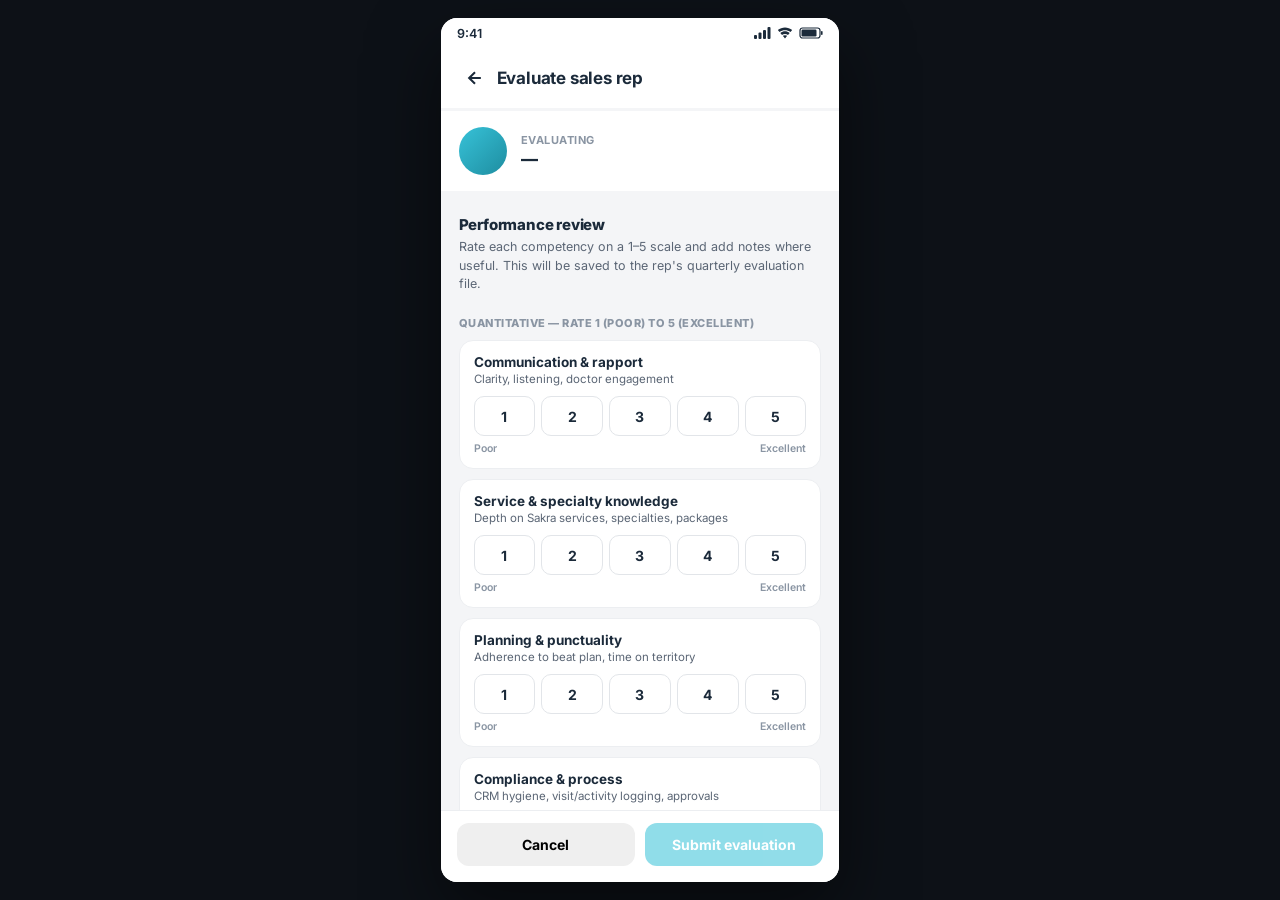
<file: evaluate/index.html>
<!DOCTYPE html>
<html lang="en">
<head>
<meta charset="UTF-8"/>
<meta name="viewport" content="width=device-width,initial-scale=1.0,maximum-scale=1.0,user-scalable=no"/>
<title>Evaluate · Sakra Sales</title>
<link rel="preconnect" href="https://fonts.googleapis.com">
<link rel="preconnect" href="https://fonts.gstatic.com" crossorigin>
<link href="https://fonts.googleapis.com/css2?family=Inter:wght@400;600;700&display=swap" rel="stylesheet">
<link rel="stylesheet" href="/assets/styles.css">
</head>
<body>
<div class="device" id="device">
  <div class="stage">

    <div class="screen-view active" id="view-list">
      <div class="pf-topbar">
        <a class="pf-back" href="/profile" onclick="event.preventDefault();location.href='/profile';">
          <svg width="20" height="20" viewBox="0 0 24 24" fill="none" stroke="currentColor" stroke-width="2.5"><path d="M19 12H5M12 5l-7 7 7 7"/></svg>
        </a>
        <div class="pf-title">Evaluate sales rep</div>
      </div>
      <div class="pf-divider"></div>
      <div class="screen"><div style="padding:0 0 120px;">
        <div class="ev-hero">
          <div class="ev-hero-avatar" id="ev-avatar">SR</div>
          <div>
            <div class="ev-hero-label">Evaluating</div>
            <div class="ev-hero-name" id="ev-rep-name">—</div>
          </div>
        </div>
        <div class="pf-divider"></div>
        <div class="ev-intro">
          <div class="ev-intro-h">Performance review</div>
          <div class="ev-intro-s">Rate each competency on a 1–5 scale and add notes where useful. This will be saved to the rep's quarterly evaluation file.</div>
        </div>

        <div class="ev-section">
          <div class="ev-section-h">Quantitative — rate 1 (poor) to 5 (excellent)</div>
          <div id="ev-numeric"></div>
        </div>

        <div class="ev-section">
          <div class="ev-section-h">Qualitative — your written feedback</div>
          <div id="ev-text"></div>
        </div>

        <div class="ev-section">
          <div class="ev-section-h">Overall recommendation</div>
          <div class="ev-rec-row" id="ev-rec"></div>
        </div>

        <div class="ev-progress" id="ev-progress"></div>
      </div></div>
      <div class="ev-footer">
        <button class="btn secondary" onclick="location.href='/profile'">Cancel</button>
        <button class="btn btn-primary" id="ev-submit" onclick="submitEvaluation()">Submit evaluation</button>
      </div>
    </div>

  </div>
</div>

<script src="/assets/shell.js"></script>
<script>
document.getElementById('device').insertAdjacentHTML('afterbegin',STATUS_BAR_HTML);
document.getElementById('device').insertAdjacentHTML('beforeend','<div class="snackbar" id="snackbar"></div>');

const NUMERIC_Q=[
  {k:'comm',     l:'Communication & rapport',   s:'Clarity, listening, doctor engagement'},
  {k:'product',  l:'Service & specialty knowledge', s:'Depth on Sakra services, specialties, packages'},
  {k:'planning', l:'Planning & punctuality',    s:'Adherence to beat plan, time on territory'},
  {k:'compliance',l:'Compliance & process',     s:'CRM hygiene, visit/activity logging, approvals'},
  {k:'outcome',  l:'Outcomes & conversions',    s:'Referrals generated, camps run, MOUs signed'},
  {k:'team',     l:'Teamwork & collaboration',  s:'Coordination with ops, clinical & marketing'},
];
const TEXT_Q=[
  {k:'strengths', l:'Notable strengths',         ph:'What this rep does exceptionally well.'},
  {k:'improve',   l:'Areas for improvement',     ph:'Coaching themes or skill gaps to focus on next quarter.'},
  {k:'goals',     l:'Goals for next quarter',    ph:'Specific, measurable goals for the upcoming review cycle.'},
  {k:'notes',     l:'Additional comments',       ph:'Anything else worth flagging for HR or the regional lead.'},
];
const RECS=[
  {k:'promote', l:'Promote',           c:'pos'},
  {k:'retain',  l:'Retain at level',   c:'neu'},
  {k:'coach',   l:'Needs coaching',    c:'amber'},
  {k:'pip',     l:'Place on PIP',      c:'neg'},
];

const ev={scores:{},notes:{},rec:''};

function getRepName(){
  const u=new URL(location.href);
  return u.searchParams.get('rep')||sessionStorage.getItem('evalRep')||'—';
}
function repInitials(name){
  const parts=(name.split('—')[0]||'').trim().split(/\s+/);
  return ((parts[0]||'')[0]||'').toUpperCase()+((parts[1]||'')[0]||'').toUpperCase();
}

function renderEvaluator(){
  const rep=getRepName();
  document.getElementById('ev-rep-name').textContent=rep;
  document.getElementById('ev-avatar').textContent=repInitials(rep);

  document.getElementById('ev-numeric').innerHTML=NUMERIC_Q.map(q=>`
    <div class="ev-q">
      <div class="ev-q-l">${q.l}</div>
      <div class="ev-q-s">${q.s}</div>
      <div class="ev-scale" data-key="${q.k}">
        ${[1,2,3,4,5].map(n=>`<button class="ev-scale-btn ${ev.scores[q.k]===n?'sel':''}" onclick="pickScore('${q.k}',${n})">${n}</button>`).join('')}
      </div>
      <div class="ev-scale-legend"><span>Poor</span><span>Excellent</span></div>
    </div>`).join('');

  document.getElementById('ev-text').innerHTML=TEXT_Q.map(q=>`
    <div class="ev-tq">
      <label class="tke-label">${q.l}</label>
      <textarea class="tke-textarea" placeholder="${q.ph}" oninput="ev.notes['${q.k}']=this.value;updateProgress();">${ev.notes[q.k]||''}</textarea>
    </div>`).join('');

  document.getElementById('ev-rec').innerHTML=RECS.map(r=>`
    <button class="ev-rec-chip ${r.c} ${ev.rec===r.k?'sel':''}" onclick="pickRec('${r.k}')">${r.l}</button>`).join('');

  updateProgress();
}
function pickScore(k,n){ ev.scores[k]=n; renderEvaluator(); }
function pickRec(k){ ev.rec=k; renderEvaluator(); }
function updateProgress(){
  const totalNumeric=NUMERIC_Q.length;
  const doneNumeric=NUMERIC_Q.filter(q=>ev.scores[q.k]).length;
  const recDone=ev.rec?1:0;
  const totalRequired=totalNumeric+1; /* numeric + rec */
  const doneRequired=doneNumeric+recDone;
  const pct=Math.round((doneRequired/totalRequired)*100);
  document.getElementById('ev-progress').innerHTML=`
    <div class="ev-prog-row">
      <span class="ev-prog-t">${doneRequired} / ${totalRequired} required answered</span>
      <span class="ev-prog-pct">${pct}%</span>
    </div>
    <div class="ev-prog-bar"><div class="ev-prog-fill" style="width:${pct}%;"></div></div>`;
  const sub=document.getElementById('ev-submit');
  sub.disabled=doneRequired<totalRequired;
  sub.style.opacity=sub.disabled?'.55':'1';
}
function submitEvaluation(){
  if(NUMERIC_Q.some(q=>!ev.scores[q.k])){ snack('Please answer all rating questions.'); return; }
  if(!ev.rec){ snack('Please pick an overall recommendation.'); return; }
  snack('Evaluation submitted.');
  setTimeout(()=>location.href='/profile',800);
}

renderEvaluator();
</script>
</body>
</html>
</file>
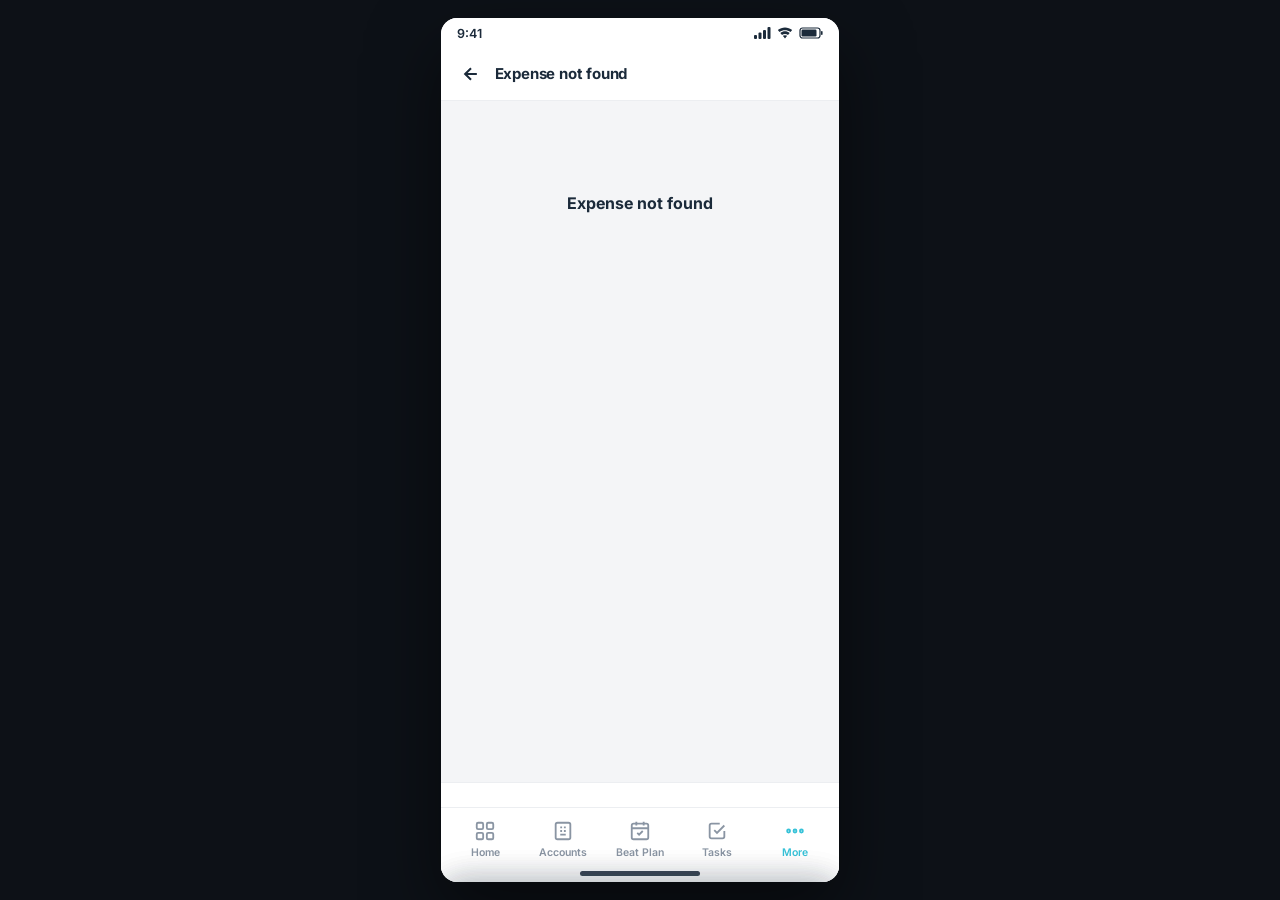
<file: expenses/index.html>
<!DOCTYPE html>
<html lang="en">
<head>
<meta charset="UTF-8"/>
<meta name="viewport" content="width=device-width,initial-scale=1.0,maximum-scale=1.0,user-scalable=no"/>
<title>Expenses · Sakra Sales</title>
<link rel="preconnect" href="https://fonts.googleapis.com">
<link rel="preconnect" href="https://fonts.gstatic.com" crossorigin>
<link href="https://fonts.googleapis.com/css2?family=Inter:wght@400;600;700&display=swap" rel="stylesheet">
<link rel="stylesheet" href="/assets/styles.css">
</head>
<body>
<div class="device" id="device">
  <div class="stage">

    <!-- LIST -->
    <div class="screen-view" id="view-list">
      <div class="appheader">
        <div class="header-row">
          <h1 class="page-title">Expenses</h1>
          <div class="avatar" onclick="location.href='/profile'">RH</div>
        </div>
      </div>
      <!-- summary -->
      <div class="dash-stats" style="margin:0 18px 4px;">
        <div class="dash-stat"><span class="dash-stat-ic"><svg width="18" height="18" viewBox="0 0 24 24" fill="none" stroke="currentColor" stroke-width="2"><path d="M12 1v22M17 5H9.5a3.5 3.5 0 0 0 0 7h5a3.5 3.5 0 0 1 0 7H6"/></svg></span>
          <span class="dash-stat-body"><span class="dash-stat-v" id="ex-spent">₹0</span><span class="dash-stat-l">Spent · this month</span></span></div>
        <div class="dash-stat"><span class="dash-stat-ic"><svg width="18" height="18" viewBox="0 0 24 24" fill="none" stroke="currentColor" stroke-width="2"><circle cx="12" cy="12" r="9"/><path d="M12 7v5l3 2"/></svg></span>
          <span class="dash-stat-body"><span class="dash-stat-v" id="ex-pending">₹0</span><span class="dash-stat-l">Reimbursement due</span></span></div>
      </div>
      <!-- category breakdown (E5) -->
      <div class="pad" id="ex-breakdown" style="padding:4px 18px 0;"></div>
      <!-- view switch -->
      <div class="plan-toolbar">
        <div class="view-toggle" role="tablist">
          <button id="xv-claims" class="view-toggle-btn sel" onclick="setMainView('claims')">Claims</button>
          <button id="xv-reports" class="view-toggle-btn" onclick="setMainView('reports')">Reports</button>
          <button id="xv-advances" class="view-toggle-btn" onclick="setMainView('advances')">Advances</button>
        </div>
        <button class="plan-reopt-btn" id="ex-new-btn" onclick="onNewClick()"><svg width="13" height="13" viewBox="0 0 24 24" fill="none" stroke="currentColor" stroke-width="2.4"><path d="M12 5v14M5 12h14"/></svg><span id="ex-new-lbl">New expense</span></button>
      </div>
      <div class="chiprow" id="exp-chips"></div>
      <div class="toolsrow"><span class="count" id="exp-count">— expenses</span></div>
      <div class="screen"><div class="pad" id="exp-list" style="padding-top:0;"></div></div>
    </div>

    <!-- DETAIL -->
    <div class="screen-view" id="view-detail">
      <div class="vd-topbar">
        <a class="vd-back" href="/expenses" onclick="event.preventDefault();bucketGo('/expenses');">
          <svg width="20" height="20" viewBox="0 0 24 24" fill="none" stroke="currentColor" stroke-width="2.5"><path d="M19 12H5M12 5l-7 7 7 7"/></svg>
        </a>
        <div class="vd-topbar-title"><div class="vd-visit-id" id="ed-id">Expense</div><div class="vd-follow-up" id="ed-status"></div></div>
        <span style="width:36px;"></span>
      </div>
      <div class="screen"><div style="padding:14px 18px 110px;" id="ed-content"></div></div>
      <div class="vd-footer" id="ed-footer"></div>
    </div>

  </div>

  <!-- New expense sheet -->
  <div class="sheet-backdrop" id="newexp-backdrop" onclick="closeSheet('newexp')"></div>
  <div class="bottom-sheet" id="newexp-sheet">
    <div class="sheet-handle"></div>
    <div class="sheet-header"><span class="sheet-title">New expense</span>
      <button class="sheet-close" onclick="closeSheet('newexp')"><svg width="14" height="14" viewBox="0 0 24 24" fill="none" stroke="currentColor" stroke-width="2.5"><path d="M18 6L6 18M6 6l12 12"/></svg></button></div>
    <div class="co-section"><label class="tke-label">Category <span class="req" style="color:var(--red)">*</span></label><select class="tke-select" id="ne-cat" onchange="onCatChange()"></select></div>
    <!-- E4: per-category helpers (mileage / per-diem) -->
    <div id="ne-dynamic"></div>
    <div class="co-section"><label class="tke-label">Amount (₹) <span class="req" style="color:var(--red)">*</span></label><input type="number" class="tke-input" id="ne-amount" placeholder="e.g. 620" style="font-size:16px;" oninput="checkPolicy()"><div id="ne-policy" style="margin-top:6px;"></div></div>
    <div class="co-section"><label class="tke-label">Date</label><input type="date" class="tke-input" id="ne-date" value="2026-06-16" style="font-size:16px;"></div>
    <div class="co-section"><label class="tke-label">Payment mode</label><select class="tke-select" id="ne-mode"></select></div>
    <div class="co-section"><label class="tke-label">Link to (optional)</label><select class="tke-select" id="ne-link"></select></div>
    <div class="co-section"><label class="tke-label">Note</label><textarea class="tke-textarea" id="ne-note" placeholder="What was this for?"></textarea></div>
    <div class="co-section">
      <label class="tke-label">Receipt</label>
      <input class="attach-input" id="ne-receipt-input" type="file" accept=".pdf,.jpg,.jpeg,.png,application/pdf,image/*" onchange="onReceiptPick(event)" style="display:none;">
      <button class="attach-btn" type="button" onclick="document.getElementById('ne-receipt-input').click()">
        <svg width="15" height="15" viewBox="0 0 24 24" fill="none" stroke="currentColor" stroke-width="2"><path d="M21.44 11.05l-9.19 9.19a6 6 0 0 1-8.49-8.49l9.19-9.19a4 4 0 0 1 5.66 5.66l-9.2 9.19a2 2 0 0 1-2.83-2.83l8.49-8.48"/></svg>
        Attach receipt
      </button>
      <div class="attach-help" id="ne-receipt-name">Photo or PDF · optional</div>
    </div>
    <div class="sheet-footer">
      <button class="btn secondary" onclick="saveExpense('Draft')">Save draft</button>
      <button class="btn btn-primary" onclick="saveExpense('Submitted')">Submit for approval</button>
    </div>
  </div>

  <!-- New report sheet -->
  <div class="sheet-backdrop" id="newrpt-backdrop" onclick="closeSheet('newrpt')"></div>
  <div class="bottom-sheet" id="newrpt-sheet">
    <div class="sheet-handle"></div>
    <div class="sheet-header"><div><span class="sheet-title">New expense report</span><div class="msg-doctor-line">Bundle draft claims & submit together</div></div>
      <button class="sheet-close" onclick="closeSheet('newrpt')"><svg width="14" height="14" viewBox="0 0 24 24" fill="none" stroke="currentColor" stroke-width="2.5"><path d="M18 6L6 18M6 6l12 12"/></svg></button></div>
    <div class="co-section"><label class="tke-label">Report title</label><input class="tke-input" id="nr-title" placeholder="e.g. Week of 16 Jun" style="font-size:16px;"></div>
    <div class="co-section"><label class="tke-label">Include draft claims</label><div id="nr-claims"></div></div>
    <div class="co-section"><div class="mc-note" style="margin:0;"><svg width="13" height="13" viewBox="0 0 24 24" fill="none" stroke="currentColor" stroke-width="2.2"><circle cx="12" cy="12" r="9"/><path d="M12 7v5l3 2"/></svg>Selected claims are submitted as one report for manager approval.</div></div>
    <div class="sheet-footer"><button class="btn secondary" onclick="closeSheet('newrpt')">Cancel</button><button class="btn btn-primary" onclick="createReport()">Submit report</button></div>
  </div>

  <!-- Request advance sheet -->
  <div class="sheet-backdrop" id="newadv-backdrop" onclick="closeSheet('newadv')"></div>
  <div class="bottom-sheet" id="newadv-sheet">
    <div class="sheet-handle"></div>
    <div class="sheet-header"><div><span class="sheet-title">Request advance</span><div class="msg-doctor-line">Money up-front, settled against actual claims</div></div>
      <button class="sheet-close" onclick="closeSheet('newadv')"><svg width="14" height="14" viewBox="0 0 24 24" fill="none" stroke="currentColor" stroke-width="2.5"><path d="M18 6L6 18M6 6l12 12"/></svg></button></div>
    <div class="co-section"><label class="tke-label">Amount (₹) <span class="req" style="color:var(--red)">*</span></label><input type="number" class="tke-input" id="na-amount" placeholder="e.g. 10000" style="font-size:16px;"></div>
    <div class="co-section"><label class="tke-label">Purpose</label><input class="tke-input" id="na-purpose" placeholder="e.g. Health camp logistics" style="font-size:16px;"></div>
    <div class="co-section"><label class="tke-label">Link to activity (optional)</label><select class="tke-select" id="na-link"></select></div>
    <div class="sheet-footer"><button class="btn secondary" onclick="closeSheet('newadv')">Cancel</button><button class="btn btn-primary" onclick="createAdvance()">Send request</button></div>
  </div>
</div>

<script src="/assets/data.js"></script>
<script src="/assets/shell.js"></script>
<script>
initShell('more');

const xs={main:"claims",filter:"All",receiptName:""};
const EXP_TABS=["All","Draft","Submitted","Approved","Paid"];

/* ── View switch (Claims / Reports / Advances) ── */
function setMainView(v){
  xs.main=v;
  ['claims','reports','advances'].forEach(k=>document.getElementById('xv-'+k).classList.toggle('sel',k===v));
  document.getElementById('exp-chips').style.display=v==='claims'?'':'none';
  document.getElementById('ex-new-lbl').textContent=v==='claims'?'New expense':v==='reports'?'New report':'Request advance';
  if(v==='claims') renderExpenses(); else if(v==='reports') renderReports(); else renderAdvances();
}
function onNewClick(){ openSheet(xs.main==='claims'?'newexp':xs.main==='reports'?'newrpt':'newadv'); }

function renderChips(){
  document.getElementById('exp-chips').innerHTML=EXP_TABS.map(t=>`<button class="chip ${xs.filter===t?'active':''}" onclick="setExpFilter('${t}')">${t}</button>`).join('');
}
function setExpFilter(t){xs.filter=t;renderChips();renderExpenses();}

function renderSummary(){
  const all=getExpenses();
  const spent=all.filter(e=>e.status!=='Draft'&&e.status!=='Rejected').reduce((s,e)=>s+e.amount,0);
  const due=all.filter(e=>e.status==='Submitted'||e.status==='Approved'||e.status==='In report').reduce((s,e)=>s+e.amount,0);
  document.getElementById('ex-spent').textContent=fmtRs(spent);
  document.getElementById('ex-pending').textContent=fmtRs(due);
  renderBreakdown(all);
}
/* E5: spend-by-category bar */
function renderBreakdown(all){
  const counted=all.filter(e=>e.status!=='Draft'&&e.status!=='Rejected');
  const total=counted.reduce((s,e)=>s+e.amount,0)||1;
  const by={}; counted.forEach(e=>by[e.category]=(by[e.category]||0)+e.amount);
  const top=Object.entries(by).sort((a,b)=>b[1]-a[1]).slice(0,4);
  const colors=['var(--teal)','var(--amber)','var(--teal-press)','var(--ink-3)'];
  document.getElementById('ex-breakdown').innerHTML=top.length?`
    <div class="exp-bar">${top.map(([k,v],i)=>`<span style="width:${Math.round(v/total*100)}%;background:${colors[i]}"></span>`).join('')}</div>
    <div class="exp-legend">${top.map(([k,v],i)=>`<span><i style="background:${colors[i]}"></i>${expCatMeta(k).l.split(' ')[0]} ${fmtRs(v)}</span>`).join('')}</div>`:'';
}

function violationBadge(e){
  const v=expenseViolation(e);
  return v?`<span class="exp-flag" title="${v}">⚠ ${v}</span>`:'';
}

function renderExpenses(){
  renderSummary();
  let rows=getExpenses().filter(e=>xs.filter==='All'||e.status===xs.filter);
  rows=[...rows].sort((a,b)=>a.created-b.created);
  document.getElementById('exp-count').textContent=`${rows.length} expense${rows.length!==1?'s':''}`;
  const list=document.getElementById('exp-list');
  if(!rows.length){ list.innerHTML='<div class="empty"><div class="et">No expenses</div><div class="ed">Add a new expense or change the filter.</div></div>'; return; }
  list.innerHTML=rows.map(e=>{
    const c=expCatMeta(e.category);
    return `<div class="card" onclick="bucketGo('/expenses/${e.id}')">
      <div class="card-top">
        <span class="card-title">${c.l}</span>
        <span class="card-title" style="font-size:var(--f-sub);color:var(--ink);">${fmtRs(e.amount)}</span>
      </div>
      <div class="inner"><div class="line sub">${e.note||'—'}</div>${e.linkLabel?`<div class="line sub">↳ ${e.linkLabel}</div>`:''}${violationBadge(e)}</div>
      <div class="card-foot">
        <span class="foot-meta">${e.date} · ${e.paymentMode}${e.receipt?' · 📎':''}</span>
        <span class="pill ${EXPENSE_STATUS_CLASS[e.status]}">${e.status}</span>
      </div>
    </div>`;
  }).join('');
}

/* ── Reports view ── */
function renderReports(){
  renderSummary();
  const rows=getReports();
  document.getElementById('exp-count').textContent=`${rows.length} report${rows.length!==1?'s':''}`;
  const list=document.getElementById('exp-list');
  if(!rows.length){ list.innerHTML='<div class="empty"><div class="et">No reports yet</div><div class="ed">Bundle draft claims into a report to submit together.</div></div>'; return; }
  list.innerHTML=rows.map(r=>{
    const st=reportStatus(r);
    return `<div class="card" onclick="bucketGo('/expenses/${r.id}')">
      <div class="card-top"><span class="card-title">${r.title}</span><span class="card-title" style="font-size:var(--f-sub);">${fmtRs(r.total)}</span></div>
      <div class="inner"><div class="line sub">${r.claimIds.length} claims</div></div>
      <div class="card-foot"><span class="foot-meta">Submitted ${r.submittedBy}</span><span class="pill ${EXPENSE_STATUS_CLASS[st]||'wait'}">${st}</span></div>
    </div>`;
  }).join('');
}

/* ── Advances view ── */
function renderAdvances(){
  renderSummary();
  const rows=getAdvances().sort((a,b)=>a.created-b.created);
  document.getElementById('exp-count').textContent=`${rows.length} advance${rows.length!==1?'s':''}`;
  const list=document.getElementById('exp-list');
  list.innerHTML=rows.map(a=>{
    const bal=a.amount-(a.settled||0);
    return `<div class="card" onclick="bucketGo('/expenses/${a.id}')">
      <div class="card-top"><span class="card-title">${fmtRs(a.amount)}</span><span class="pill ${ADVANCE_STATUS_CLASS[a.status]}">${a.status}</span></div>
      <div class="inner"><div class="line sub">${a.purpose}</div>${a.status==='Approved'?`<div class="line sub">Settled ${fmtRs(a.settled||0)} · balance ${fmtRs(bal)}</div>`:''}</div>
      <div class="card-foot"><span class="foot-meta">${a.date}${a.linkLabel?' · '+a.linkLabel:''}</span></div>
    </div>`;
  }).join('');
}

/* ── New expense ── */
const _openX=openSheet;
openSheet=function(id){ if(id==='newexp') populateNewExp(); if(id==='newrpt') populateNewReport(); if(id==='newadv') populateNewAdvance(); _openX(id); };
function populateNewExp(){
  document.getElementById('ne-cat').innerHTML=EXPENSE_CATEGORIES.map(c=>`<option value="${c.k}">${c.l}</option>`).join('');
  document.getElementById('ne-mode').innerHTML=PAYMENT_MODES.map(m=>`<option>${m}</option>`).join('');
  const accOpts=ACCOUNTS.map(a=>`<option value="acc:${slugify(a.name)}">Account · ${a.name}</option>`).join('');
  const actOpts=(typeof ACTIVITIES!=='undefined'?ACTIVITIES:[]).map(a=>`<option value="act:${a.id}">Activity · ${a.name} (${a.venueName})</option>`).join('');
  document.getElementById('ne-link').innerHTML=`<option value="">None</option>${accOpts}${actOpts}`;
  document.getElementById('ne-amount').value=''; document.getElementById('ne-note').value='';
  xs.receiptName=''; document.getElementById('ne-receipt-name').textContent='Photo or PDF · optional';
  onCatChange();
}
/* E4: mileage = km × rate; per-diem = tour-type fixed rate; amount auto-fills */
function onCatChange(){
  const cat=document.getElementById('ne-cat').value;
  const dyn=document.getElementById('ne-dynamic');
  const amt=document.getElementById('ne-amount');
  if(cat==='mileage'){
    dyn.innerHTML=`<div class="co-section"><label class="tke-label">Distance (km)</label><input type="number" class="tke-input" id="ne-km" placeholder="e.g. 42" style="font-size:16px;" oninput="calcMileage()"><div class="attach-help">Auto-calculated at ₹${MILEAGE_RATE}/km</div></div>`;
    amt.readOnly=true; amt.value='';
  } else if(cat==='perdiem'){
    dyn.innerHTML=`<div class="co-section"><label class="tke-label">Tour type</label><select class="tke-select" id="ne-tour" onchange="calcPerdiem()">${PERDIEM_RATES.map(p=>`<option value="${p.v}">${p.k} — ${fmtRs(p.v)}/day</option>`).join('')}</select></div>`;
    amt.readOnly=true; calcPerdiem();
  } else {
    dyn.innerHTML=''; amt.readOnly=false;
  }
  checkPolicy();
}
function calcMileage(){ const km=parseFloat(document.getElementById('ne-km').value||'0'); document.getElementById('ne-amount').value=Math.round(km*MILEAGE_RATE); checkPolicy(); }
function calcPerdiem(){ const r=parseInt(document.getElementById('ne-tour').value||'0',10); document.getElementById('ne-amount').value=r; checkPolicy(); }
function checkPolicy(){
  const cat=document.getElementById('ne-cat').value;
  const amount=parseInt(document.getElementById('ne-amount').value||'0',10);
  const v=expenseViolation({category:cat,amount,receipt:xs.receiptName});
  document.getElementById('ne-policy').innerHTML=v?`<span class="exp-flag">⚠ ${v}</span>`:'';
}
function onReceiptPick(e){
  const f=(e.target.files||[])[0];
  xs.receiptName=f?f.name:'';
  document.getElementById('ne-receipt-name').textContent=f?`📎 ${f.name}`:'Photo or PDF · optional';
  checkPolicy();
}

/* ── New report (bundle draft claims) ── */
function populateNewReport(){
  document.getElementById('nr-title').value='Week of 16 Jun';
  const drafts=getExpenses().filter(e=>e.status==='Draft');
  document.getElementById('nr-claims').innerHTML=drafts.length
    ? drafts.map(e=>`<label class="rpt-claim"><input type="checkbox" value="${e.id}" checked> <span>${expCatMeta(e.category).l} · ${fmtRs(e.amount)} · ${e.date}</span></label>`).join('')
    : '<div class="attach-help">No draft claims to bundle. Save expenses as drafts first.</div>';
}
function createReport(){
  const ids=[...document.querySelectorAll('#nr-claims input:checked')].map(c=>c.value);
  if(!ids.length){ snack('Select at least one draft claim.'); return; }
  const total=ids.reduce((s,id)=>{ const e=findExpenseById(id); return s+(e?e.amount:0); },0);
  const id='RPT-'+(Date.now()%100000);
  addReport({id,title:(document.getElementById('nr-title').value||'Expense report').trim(),claimIds:ids,total,status:'Submitted',submittedBy:'Raj Hussain',created:Date.now()%100000});
  ids.forEach(cid=>setExpenseStatus(cid,'In report'));
  closeSheet('newrpt'); setMainView('reports');
  snack('Report submitted for approval.');
}

/* ── Request advance ── */
function populateNewAdvance(){
  document.getElementById('na-amount').value=''; document.getElementById('na-purpose').value='';
  const actOpts=(typeof ACTIVITIES!=='undefined'?ACTIVITIES:[]).map(a=>`<option value="${a.id}">${a.name} (${a.venueName})</option>`).join('');
  document.getElementById('na-link').innerHTML=`<option value="">None</option>${actOpts}`;
}
function createAdvance(){
  const amount=parseInt(document.getElementById('na-amount').value||'0',10);
  if(!amount){ snack('Enter an advance amount.'); return; }
  const linkId=document.getElementById('na-link').value;
  const act=linkId?ACTIVITIES.find(a=>a.id===linkId):null;
  addAdvance({id:'ADV-'+(Date.now()%100000),purpose:(document.getElementById('na-purpose').value||'Advance request').trim(),amount,date:"16 Jun '26",status:'Pending',settled:0,linkLabel:act?`${act.name} (${act.venueName})`:'',created:Date.now()%100000});
  closeSheet('newadv'); setMainView('advances');
  snack('Advance request sent for approval.');
}
function saveExpense(status){
  const amount=parseInt(document.getElementById('ne-amount').value||'0',10);
  if(!amount){ snack('Please enter an amount.'); return; }
  const cat=document.getElementById('ne-cat').value;
  const link=document.getElementById('ne-link').value;
  let linkType='none',linkLabel='',accountSlug='';
  if(link.startsWith('acc:')){ accountSlug=link.slice(4); const a=ACCOUNTS.find(x=>slugify(x.name)===accountSlug); linkType='account'; linkLabel=a?a.name:''; }
  else if(link.startsWith('act:')){ const a=ACTIVITIES.find(x=>x.id===link.slice(4)); linkType='activity'; linkLabel=a?`${a.name} (${a.venueName})`:''; accountSlug=a?a.venueSlug:''; }
  const dISO=document.getElementById('ne-date').value;
  const d=dISO?new Date(dISO):new Date(2026,5,16);
  const date=`${d.getDate()} ${MONTHS[d.getMonth()]} '${String(d.getFullYear()).slice(2)}`;
  addExpense({id:'EX-'+(1000+newExpenses().length),date,category:cat,amount,paymentMode:document.getElementById('ne-mode').value,
    note:(document.getElementById('ne-note').value||'').trim(),status,linkType,linkLabel,accountSlug,
    receipt:xs.receiptName,submittedBy:"Raj Hussain",created:900+newExpenses().length});
  closeSheet('newexp');
  xs.filter=status; renderChips(); renderExpenses();
  snack(status==='Draft'?'Saved as draft.':'Expense submitted for approval.');
}

/* ── Detail ── */
function vRow(label,val){return `<div class="vd-row"><span class="vd-row-label">${label}</span><span class="vd-row-value">${val||'—'}</span></div>`;}
function approvalTrail(e){
  const steps=[{l:"Submitted",by:e.submittedBy,on:e.status!=='Draft'},
    {l:e.status==='Rejected'?"Rejected by manager":"Approved by manager",by:"Priya Sundaram",on:e.status==='Approved'||e.status==='Paid'||e.status==='Rejected'},
    {l:"Reimbursed",by:"Finance",on:e.status==='Paid'}];
  return `<div class="acc open" style="margin-top:14px;"><div class="acc-head">
    <div class="acc-icon"><svg width="16" height="16" viewBox="0 0 24 24" fill="none" stroke="currentColor" stroke-width="2"><path d="M9 11l3 3L22 4"/><path d="M21 12v7a2 2 0 0 1-2 2H5a2 2 0 0 1-2-2V5a2 2 0 0 1 2-2h11"/></svg></div>
    <div class="acc-title"><div class="acc-name">Approval trail</div><div class="acc-sub">Maker-checker</div></div></div>
    <div class="acc-body"><div class="tl-list">
    ${steps.map(s=>`<div class="tl-item"><div class="tl-left"><div class="tl-dot ${s.on?'pos':''}"></div><div class="tl-line"></div></div>
      <div class="tl-body"><div class="tl-row"><div class="tl-title" style="${s.on?'':'color:var(--ink-3);'}">${s.l}</div></div><div class="tl-by">${s.on?s.by:'Pending'}</div></div></div>`).join('')}
    </div></div></div>`;
}
function renderDetail(id){
  if(id.startsWith('RPT-')) return renderReportDetail(id);
  if(id.startsWith('ADV-')) return renderAdvanceDetail(id);
  const e=findExpenseById(id);
  const content=document.getElementById('ed-content'), footer=document.getElementById('ed-footer');
  if(!e){ document.getElementById('ed-id').textContent='Expense not found'; document.getElementById('ed-status').textContent=''; content.innerHTML='<div class="empty" style="margin-top:24px;"><div class="et">Expense not found</div></div>'; footer.innerHTML=''; return; }
  const c=expCatMeta(e.category);
  document.getElementById('ed-id').textContent=`${c.l} · ${fmtRs(e.amount)}`;
  document.getElementById('ed-status').textContent=e.status;
  content.innerHTML=`
    <div class="card" style="margin-bottom:14px;">
      <div class="card-top"><span class="card-title" style="font-size:var(--f-h1);">${fmtRs(e.amount)}</span><span class="pill ${EXPENSE_STATUS_CLASS[e.status]}">${e.status}</span></div>
      <div class="inner"><div class="line">${c.l}</div><div class="line sub">${e.note||'—'}</div></div>
    </div>
    <div class="acc open"><div class="acc-head"><div class="acc-icon">${c.ic}</div>
      <div class="acc-title"><div class="acc-name">Expense details</div><div class="acc-sub">Category &amp; linkage</div></div></div>
      <div class="acc-body">
        ${vRow('Date',e.date)}
        ${vRow('Category',c.l)}
        ${vRow('Amount',fmtRs(e.amount))}
        ${vRow('Payment mode',e.paymentMode)}
        ${vRow('Linked to',e.linkLabel||'—')}
        ${vRow('Receipt',e.receipt?('📎 '+e.receipt):'No receipt')}
        ${vRow('Submitted by',e.submittedBy)}
      </div></div>
    ${approvalTrail(e)}
    ${e.accountSlug?`<div class="card" style="margin-top:14px;" onclick="location.href='/accounts/${e.accountSlug}'"><div class="card-top"><span class="card-title" style="font-size:var(--f-sub);">${e.linkLabel}</span><span class="pill up">Account</span></div><div class="inner"><div class="line sub">View account ›</div></div></div>`:''}`;
  /* footer by status + role */
  const mgr=(typeof currentRole==='function'?currentRole():'rep')==='manager';
  if(e.status==='Draft'){ footer.innerHTML=`<button class="btn btn-primary" style="flex:1;padding:14px;font-size:var(--f-sub);" onclick="submitExpense('${e.id}')">Submit for approval</button>`; }
  else if(e.status==='Submitted'){ footer.innerHTML=mgr?`<button class="btn secondary" style="flex:0 0 auto;padding:14px 16px;" onclick="decideExpense('${e.id}','Rejected')">Reject</button><button class="btn btn-primary" style="flex:1;padding:14px;font-size:var(--f-sub);" onclick="decideExpense('${e.id}','Approved')">Approve</button>`:`<button class="btn secondary" style="flex:1;padding:14px;font-size:var(--f-sub);opacity:.7;" disabled>Awaiting manager approval</button>`; }
  else if(e.status==='Approved'){ footer.innerHTML=`<button class="btn btn-primary" style="flex:1;padding:14px;font-size:var(--f-sub);" onclick="decideExpense('${e.id}','Paid')">Mark reimbursed</button>`; }
  else { footer.innerHTML=`<button class="btn secondary" style="flex:1;padding:14px;font-size:var(--f-sub);" onclick="bucketGo('/expenses')">Back to expenses</button>`; }
  document.querySelector('#view-detail .screen').scrollTop=0;
}
function submitExpense(id){ setExpenseStatus(id,'Submitted'); renderDetail(id); snack('Submitted for approval.'); }
function decideExpense(id,status){ setExpenseStatus(id,status); renderDetail(id); snack(status==='Approved'?'Expense approved.':status==='Rejected'?'Expense rejected.':'Marked reimbursed.'); }

/* ── Report detail ── */
function renderReportDetail(id){
  const r=findReportById(id); const st=r?reportStatus(r):null;
  const content=document.getElementById('ed-content'), footer=document.getElementById('ed-footer');
  if(!r){ document.getElementById('ed-id').textContent='Report not found'; content.innerHTML=''; footer.innerHTML=''; return; }
  document.getElementById('ed-id').textContent=r.title; document.getElementById('ed-status').textContent=st;
  const claims=r.claimIds.map(findExpenseById).filter(Boolean);
  content.innerHTML=`
    <div class="card" style="margin-bottom:14px;"><div class="card-top"><span class="card-title" style="font-size:var(--f-h1);">${fmtRs(r.total)}</span><span class="pill ${EXPENSE_STATUS_CLASS[st]||'wait'}">${st}</span></div>
      <div class="inner"><div class="line">${r.claimIds.length} claims · submitted by ${r.submittedBy}</div></div></div>
    <div class="acc open"><div class="acc-head"><div class="acc-icon"><svg width="16" height="16" viewBox="0 0 24 24" fill="none" stroke="currentColor" stroke-width="2"><path d="M4 6h16M4 12h16M4 18h10"/></svg></div>
      <div class="acc-title"><div class="acc-name">Claims in this report</div><div class="acc-sub">${r.claimIds.length} items</div></div></div>
      <div class="acc-body">${claims.map(e=>`<a class="vd-row" style="text-decoration:none;color:inherit;" href="/expenses/${e.id}" onclick="event.preventDefault();bucketGo('/expenses/${e.id}')"><span class="vd-row-label">${expCatMeta(e.category).l}</span><span class="vd-row-value">${fmtRs(e.amount)} · ${e.status} ›</span></a>`).join('')||vRow('—','')}</div></div>`;
  const mgr=(typeof currentRole==='function'?currentRole():'rep')==='manager';
  footer.innerHTML=(st==='Submitted'&&mgr)
    ? `<button class="btn secondary" style="flex:0 0 auto;padding:14px 16px;" onclick="decideReport('${r.id}','Rejected')">Reject</button><button class="btn btn-primary" style="flex:1;padding:14px;font-size:var(--f-sub);" onclick="decideReport('${r.id}','Approved')">Approve report</button>`
    : `<button class="btn secondary" style="flex:1;padding:14px;font-size:var(--f-sub);" onclick="bucketGo('/expenses')">Back</button>`;
  document.querySelector('#view-detail .screen').scrollTop=0;
}
function decideReport(id,decision){
  const r=findReportById(id);
  setReportStatus(id,decision==='Approved'?'Approved':'Rejected');
  if(r) r.claimIds.forEach(cid=>setExpenseStatus(cid,decision==='Approved'?'Approved':'Draft'));
  renderDetail(id); snack(decision==='Approved'?'Report approved.':'Report rejected.');
}

/* ── Advance detail ── */
function renderAdvanceDetail(id){
  const a=findAdvanceById(id);
  const content=document.getElementById('ed-content'), footer=document.getElementById('ed-footer');
  if(!a){ document.getElementById('ed-id').textContent='Advance not found'; content.innerHTML=''; footer.innerHTML=''; return; }
  document.getElementById('ed-id').textContent=`Advance · ${fmtRs(a.amount)}`; document.getElementById('ed-status').textContent=a.status;
  const bal=a.amount-(a.settled||0);
  content.innerHTML=`
    <div class="card" style="margin-bottom:14px;"><div class="card-top"><span class="card-title" style="font-size:var(--f-h1);">${fmtRs(a.amount)}</span><span class="pill ${ADVANCE_STATUS_CLASS[a.status]}">${a.status}</span></div>
      <div class="inner"><div class="line">${a.purpose}</div></div></div>
    <div class="acc open"><div class="acc-head"><div class="acc-icon"><svg width="16" height="16" viewBox="0 0 24 24" fill="none" stroke="currentColor" stroke-width="2"><path d="M12 1v22M17 5H9.5a3.5 3.5 0 0 0 0 7h5a3.5 3.5 0 0 1 0 7H6"/></svg></div>
      <div class="acc-title"><div class="acc-name">Advance details</div><div class="acc-sub">Request & settlement</div></div></div>
      <div class="acc-body">
        ${vRow('Requested',fmtRs(a.amount))}
        ${vRow('Date',a.date)}
        ${vRow('Linked to',a.linkLabel||'—')}
        ${a.status==='Approved'||a.status==='Settled'?vRow('Settled against claims',fmtRs(a.settled||0)):''}
        ${a.status==='Approved'||a.status==='Settled'?vRow('Balance',fmtRs(bal)):''}
      </div></div>`;
  const mgr=(typeof currentRole==='function'?currentRole():'rep')==='manager';
  if(a.status==='Pending'&&mgr) footer.innerHTML=`<button class="btn secondary" style="flex:0 0 auto;padding:14px 16px;" onclick="decideAdvance('${a.id}','Rejected')">Reject</button><button class="btn btn-primary" style="flex:1;padding:14px;font-size:var(--f-sub);" onclick="decideAdvance('${a.id}','Approved')">Approve</button>`;
  else if(a.status==='Approved') footer.innerHTML=`<button class="btn btn-primary" style="flex:1;padding:14px;font-size:var(--f-sub);" onclick="decideAdvance('${a.id}','Settled')">Mark settled</button>`;
  else footer.innerHTML=`<button class="btn secondary" style="flex:1;padding:14px;font-size:var(--f-sub);" onclick="bucketGo('/expenses')">Back</button>`;
  document.querySelector('#view-detail .screen').scrollTop=0;
}
function decideAdvance(id,status){ setAdvanceStatus(id,status); renderDetail(id); snack(status==='Approved'?'Advance approved.':status==='Rejected'?'Advance rejected.':'Advance settled.'); }

function showView(name){
  document.getElementById('view-list').classList.toggle('active',name==='list');
  document.getElementById('view-detail').classList.toggle('active',name==='detail');
}
bucketRoute('/expenses',{
  list(){ showView('list'); renderChips(); setMainView(xs.main); },
  detail(id){ showView('detail'); renderDetail(id); },
});
</script>
</body>
</html>
</file>
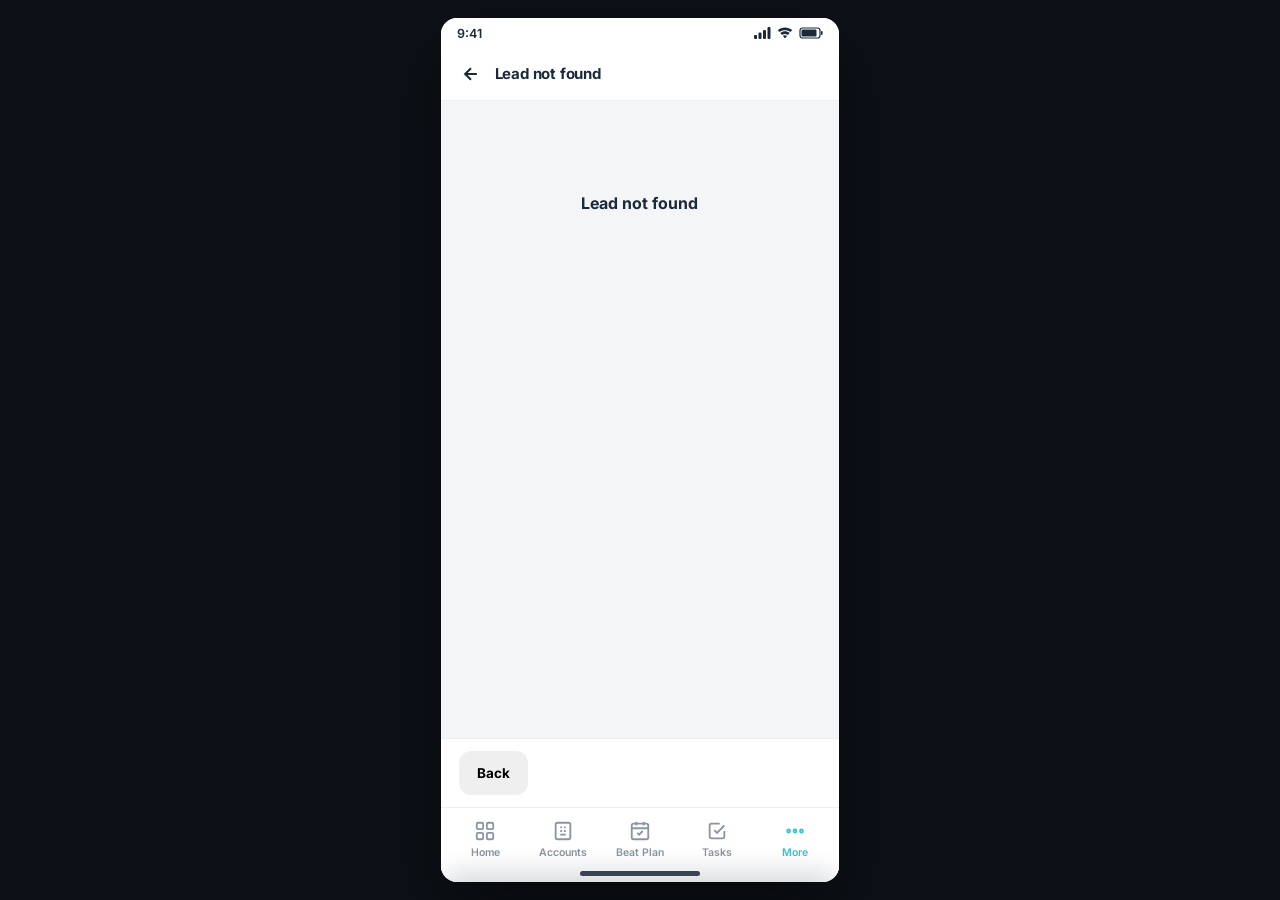
<file: leads/index.html>
<!DOCTYPE html>
<html lang="en">
<head>
<meta charset="UTF-8"/>
<meta name="viewport" content="width=device-width,initial-scale=1.0,maximum-scale=1.0,user-scalable=no"/>
<title>Leads · Sakra Sales</title>
<link rel="preconnect" href="https://fonts.googleapis.com">
<link rel="preconnect" href="https://fonts.gstatic.com" crossorigin>
<link href="https://fonts.googleapis.com/css2?family=Inter:wght@400;600;700&display=swap" rel="stylesheet">
<link rel="stylesheet" href="/assets/styles.css">
</head>
<body>
<div class="device" id="device">
  <div class="stage">

    <!-- LIST -->
    <div class="screen-view" id="view-list">
      <div class="appheader">
        <div class="header-row">
          <h1 class="page-title">Leads</h1>
          <div class="avatar" onclick="location.href='/profile'">RH</div>
        </div>
      </div>
      <div class="chiprow" id="lead-chips"></div>
      <div class="searchwrap"><div class="search">
        <svg width="18" height="18" viewBox="0 0 24 24" fill="none" stroke="currentColor" stroke-width="2"><circle cx="11" cy="11" r="7"/><path d="M21 21l-4.3-4.3"/></svg>
        <input id="lead-search" placeholder="Search by title, contact, source" oninput="renderLeads()">
      </div></div>
      <div class="toolsrow">
        <span class="count" id="lead-count">— leads</span>
        <div class="tools">
          <button class="iconbtn" onclick="openSheet('lead-filter')" title="Filter by source"><svg width="16" height="16" viewBox="0 0 24 24" fill="none" stroke="currentColor" stroke-width="2"><path d="M3 5h18l-7 8v6l-4 2v-8z"/></svg></button>
          <button class="plan-reopt-btn" onclick="openSheet('newlead')"><svg width="13" height="13" viewBox="0 0 24 24" fill="none" stroke="currentColor" stroke-width="2.4"><path d="M12 5v14M5 12h14"/></svg>New lead</button>
        </div>
      </div>
      <div class="screen"><div class="pad" id="lead-list" style="padding-top:0;"></div></div>
    </div>

    <!-- DETAIL -->
    <div class="screen-view" id="view-detail">
      <div class="vd-topbar">
        <a class="vd-back" href="/leads" onclick="event.preventDefault();bucketGo('/leads');">
          <svg width="20" height="20" viewBox="0 0 24 24" fill="none" stroke="currentColor" stroke-width="2.5"><path d="M19 12H5M12 5l-7 7 7 7"/></svg>
        </a>
        <div class="vd-topbar-title">
          <div class="vd-visit-id" id="ld-id">Lead</div>
          <div class="vd-follow-up" id="ld-stage"></div>
        </div>
        <span style="width:36px;"></span>
      </div>
      <div class="screen"><div style="padding:14px 18px 110px;" id="ld-content"></div></div>
      <div class="vd-footer">
        <button class="btn secondary" id="ld-back2" style="flex:0 0 auto;padding:14px 18px;" onclick="bucketGo('/leads')">Back</button>
        <button class="btn btn-primary" id="ld-advance" style="flex:1;padding:14px;font-size:var(--f-sub);" onclick="advanceLead()"></button>
      </div>
    </div>

  </div>

  <!-- New lead sheet -->
  <div class="sheet-backdrop" id="newlead-backdrop" onclick="closeSheet('newlead')"></div>
  <div class="bottom-sheet" id="newlead-sheet">
    <div class="sheet-handle"></div>
    <div class="sheet-header"><span class="sheet-title">New lead</span>
      <button class="sheet-close" onclick="closeSheet('newlead')"><svg width="14" height="14" viewBox="0 0 24 24" fill="none" stroke="currentColor" stroke-width="2.5"><path d="M18 6L6 18M6 6l12 12"/></svg></button></div>
    <div class="co-section"><label class="tke-label">Account <span class="req" style="color:var(--red)">*</span></label><select class="tke-select" id="nl-account"></select></div>
    <div class="co-section"><label class="tke-label">Title <span class="req" style="color:var(--red)">*</span></label><input class="tke-input" id="nl-title" placeholder="e.g. Referral tie-up" style="font-size:16px;"></div>
    <div class="co-section"><label class="tke-label">Source</label><select class="tke-select" id="nl-source"><option>Manually Created</option><option>Website</option><option>HIS</option><option>Referral</option><option>Activity</option></select></div>
    <div class="co-section"><label class="tke-label">Priority</label><select class="tke-select" id="nl-prio"><option>High</option><option>Med</option><option>Low</option></select></div>
    <div class="sheet-footer"><button class="btn secondary" onclick="closeSheet('newlead')">Cancel</button><button class="btn btn-primary" onclick="createLead()">Create lead</button></div>
  </div>

  <!-- Source filter sheet -->
  <div class="sheet-backdrop" id="lead-filter-backdrop" onclick="closeSheet('lead-filter')"></div>
  <div class="bottom-sheet" id="lead-filter-sheet">
    <div class="sheet-handle"></div>
    <div class="sheet-header"><span class="sheet-title">Filter by source</span>
      <button class="sheet-close" onclick="closeSheet('lead-filter')"><svg width="14" height="14" viewBox="0 0 24 24" fill="none" stroke="currentColor" stroke-width="2.5"><path d="M18 6L6 18M6 6l12 12"/></svg></button></div>
    <div class="sf-section"><div class="sf-chips" id="lead-filter-src"></div></div>
    <div class="sheet-footer"><button class="btn secondary" onclick="ls.source=[];applyLeadFilter()">Reset</button><button class="btn btn-primary" onclick="applyLeadFilter()">Apply</button></div>
  </div>
</div>

<script src="/assets/data.js"></script>
<script src="/assets/shell.js"></script>
<script>
initShell('more');

const ls={stage:"All",source:[],sourceDraft:[]};
function typeClass(t){return t==='referral'?'up':t==='venue'?'wait':'done';}
function prioClass(p){return p==='High'?'high':p==='Med'?'med':'low';}

function renderChips(){
  const chips=["All",...LEAD_STAGES];
  document.getElementById('lead-chips').innerHTML=chips.map(c=>`<button class="chip ${ls.stage===c?'active':''}" onclick="setStage('${c}')">${c}</button>`).join('');
}
function setStage(s){ls.stage=s;renderChips();renderLeads();}

/* Source filter + create-lead */
const _openLead=openSheet;
openSheet=function(id){ if(id==='lead-filter') populateLeadFilter(); if(id==='newlead') populateNewLead(); _openLead(id); };
function populateLeadFilter(){
  ls.sourceDraft=[...ls.source];
  const sources=[...new Set(LEADS.map(l=>l.source))];
  document.getElementById('lead-filter-src').innerHTML=sources.map(s=>`<button class="sf-chip-multi ${ls.sourceDraft.includes(s)?'sel':''}" onclick="toggleSrc('${s.replace(/'/g,"\\'")}',this)">${s}</button>`).join('');
}
function toggleSrc(s,btn){const i=ls.sourceDraft.indexOf(s);if(i>=0)ls.sourceDraft.splice(i,1);else ls.sourceDraft.push(s);btn.classList.toggle('sel');}
function applyLeadFilter(){ls.source=[...(ls.sourceDraft||[])];closeSheet('lead-filter');renderLeads();}
function populateNewLead(){
  document.getElementById('nl-account').innerHTML=ACCOUNTS.map(a=>`<option value="${slugify(a.name)}">${a.name}</option>`).join('');
  document.getElementById('nl-title').value='';
}
function createLead(){
  const slug=document.getElementById('nl-account').value;
  const acc=ACCOUNTS.find(a=>slugify(a.name)===slug);
  const title=document.getElementById('nl-title').value.trim()||`${acc?acc.name:'New'} — lead`;
  const id=Math.max(...LEADS.map(l=>l.id))+1;
  LEADS.push({id,title,type:acc?acc.type:'referral',accountSlug:slug,contact:(acc&&acc.contacts[0])?acc.contacts[0].n:'—',phone:(acc&&acc.contacts[0])?acc.contacts[0].phone:'—',source:document.getElementById('nl-source').value,prio:document.getElementById('nl-prio').value,stage:'New',due:'TBD',created:LEADS.length+1});
  closeSheet('newlead'); ls.stage='New'; renderChips(); renderLeads();
  snack('Lead created.');
}

/* Fold in leads captured at completed activities (camp → leads) */
function activityGeneratedLeads(){
  let src=[]; try{ src=JSON.parse(sessionStorage.getItem('activityLeads')||'[]'); }catch(e){ src=[]; }
  return src.map((g,i)=>({id:90000+i,title:`${g.venueName} — ${g.count} camp leads`,type:'venue',accountSlug:g.venueSlug,contact:`${g.activity} attendees`,phone:'—',source:'Activity',prio:'Med',stage:'New',due:'TBD',created:1000+i,fromActivity:true}));
}
function renderLeads(){
  const q=(document.getElementById('lead-search').value||'').toLowerCase();
  const pool=LEADS.concat(activityGeneratedLeads());
  let rows=pool.filter(l=>{
    const stageOk=ls.stage==='All'||l.stage===ls.stage;
    const srcOk=!ls.source.length||ls.source.includes(l.source);
    const qOk=!q||l.title.toLowerCase().includes(q)||l.contact.toLowerCase().includes(q)||l.source.toLowerCase().includes(q);
    return stageOk&&srcOk&&qOk;
  });
  rows=[...rows].sort((a,b)=>a.created-b.created);
  document.getElementById('lead-count').textContent=`${rows.length} lead${rows.length!==1?'s':''}`;
  const list=document.getElementById('lead-list');
  if(!rows.length){list.innerHTML='<div class="empty"><div class="et">No leads found</div><div class="ed">Try a different stage or search.</div></div>';return;}
  list.innerHTML=rows.map(l=>{
    const meta=ACCOUNT_TYPE_META[l.type];
    return `<div class="card" onclick="bucketGo('/leads/${l.id}')">
      <div class="card-top">
        <span class="card-title">${l.title}</span>
        <span class="card-id">#${l.id}</span>
      </div>
      <div class="inner"><div class="line"><span style="color:var(--ink-2)">Contact:</span> ${l.contact}</div><div class="line sub">Source: ${l.source}</div></div>
      <div class="card-foot">
        <span class="foot-meta"><svg width="13" height="13" viewBox="0 0 24 24" fill="none" stroke="currentColor" stroke-width="2"><circle cx="12" cy="12" r="9"/><path d="M12 7v5l3 2"/></svg>Due ${l.due}</span>
        <span style="display:inline-flex;gap:6px;align-items:center;">
          <span class="tk-prio-pill ${prioClass(l.prio)}">${l.prio}</span>
          <span class="pill ${LEAD_STAGE_CLASS[l.stage]}">${l.stage}</span>
        </span>
      </div>
    </div>`;
  }).join('');
}

let ldCurrent=null;
function vRow(label,val){return `<div class="vd-row"><span class="vd-row-label">${label}</span><span class="vd-row-value">${val||'—'}</span></div>`;}
function renderDetail(id){
  const l=findLeadById(id)||activityGeneratedLeads().find(g=>String(g.id)===String(id)); ldCurrent=l;
  const content=document.getElementById('ld-content');
  const adv=document.getElementById('ld-advance');
  if(!l){
    document.getElementById('ld-id').textContent='Lead not found';
    document.getElementById('ld-stage').textContent='';
    content.innerHTML='<div class="empty" style="margin-top:24px;"><div class="et">Lead not found</div></div>';
    adv.style.display='none';
    return;
  }
  const meta=ACCOUNT_TYPE_META[l.type];
  document.getElementById('ld-id').textContent=`Lead #${l.id}`;
  document.getElementById('ld-stage').textContent=l.stage;
  content.innerHTML=`
    <div class="card" style="margin-bottom:14px;">
      <div class="card-top"><span class="card-title" style="font-size:var(--f-h1);">${l.title}</span></div>
      <div class="card-foot" style="border:none;padding-top:8px;">
        <span class="pill ${typeClass(l.type)}">${meta.chip}</span>
        <span class="pill ${LEAD_STAGE_CLASS[l.stage]}">${l.stage}</span>
      </div>
    </div>
    <div class="acc open"><div class="acc-head">
      <div class="acc-icon">${meta.icon}</div>
      <div class="acc-title"><div class="acc-name">Lead details</div><div class="acc-sub">${meta.label}</div></div>
    </div><div class="acc-body">
      ${vRow('Stage',l.stage)}
      ${vRow('Priority',l.prio)}
      ${vRow('Contact',l.contact)}
      ${vRow('Phone',l.phone)}
      ${vRow('Source',l.source)}
      ${vRow('Due',l.due)}
    </div></div>
    <div class="card" style="margin-top:14px;" onclick="bucketGo('/accounts/${l.accountSlug}')">
      <div class="card-top"><span class="card-title" style="font-size:var(--f-sub);">Linked account</span><span class="pill ${typeClass(l.type)}">${meta.chip}</span></div>
      <div class="inner"><div class="line sub">View account ›</div></div>
    </div>`;
  const idx=LEAD_STAGES.indexOf(l.stage);
  if(idx>=LEAD_STAGES.length-1){ adv.textContent='Converted'; adv.disabled=true; adv.style.opacity='.55'; }
  else { adv.textContent=`Move to ${LEAD_STAGES[idx+1]}`; adv.disabled=false; adv.style.opacity='1'; }
}
function advanceLead(){
  if(!ldCurrent) return;
  const idx=LEAD_STAGES.indexOf(ldCurrent.stage);
  if(idx<LEAD_STAGES.length-1){
    ldCurrent.stage=LEAD_STAGES[idx+1];
    renderDetail(ldCurrent.id);
    snack(`Lead moved to ${ldCurrent.stage}`);
  }
}

function showView(name){
  document.getElementById('view-list').classList.toggle('active',name==='list');
  document.getElementById('view-detail').classList.toggle('active',name==='detail');
}
bucketRoute('/leads',{
  list(){ showView('list'); renderChips(); renderLeads(); },
  detail(id){ showView('detail'); renderDetail(id); },
});
</script>
</body>
</html>
</file>
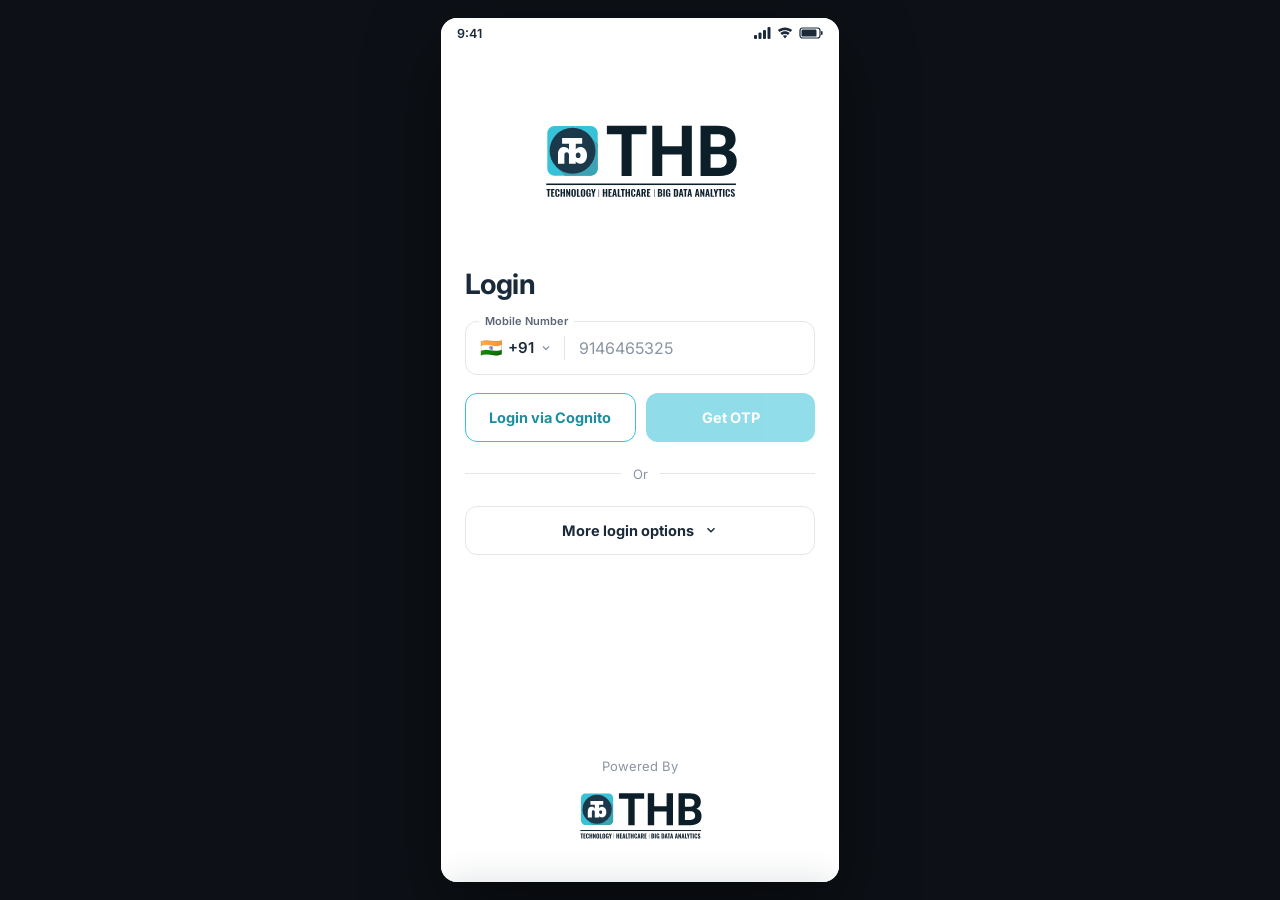
<file: login/index.html>
<!DOCTYPE html>
<html lang="en">
<head>
<meta charset="UTF-8"/>
<meta name="viewport" content="width=device-width,initial-scale=1.0,maximum-scale=1.0,user-scalable=no"/>
<title>Login · Sakra Sales</title>
<link rel="preconnect" href="https://fonts.googleapis.com">
<link rel="preconnect" href="https://fonts.gstatic.com" crossorigin>
<link href="https://fonts.googleapis.com/css2?family=Inter:wght@400;600;700&display=swap" rel="stylesheet">
<link rel="stylesheet" href="/assets/styles.css">
</head>
<body>
<div class="device" id="device">
  <div class="stage">

    <!-- PHONE -->
    <div class="screen-view" id="view-phone">
      <div class="screen"><div class="lg-screen">
        <div class="lg-logo-wrap">
          <img class="lg-logo-img" src="/assets/thb-logo.svg" alt="THB — Technology · Healthcare · Big Data Analytics">
        </div>
        <div class="lg-body">
          <h1 class="lg-h">Login</h1>
          <div class="lg-field" id="lg-phone-field">
            <span class="lg-field-label">Mobile Number</span>
            <div class="lg-field-inner">
              <button class="lg-isd" onclick="openSheet('isd')">
                <span class="lg-isd-flag" id="lg-flag">🇮🇳</span>
                <span id="lg-code">+91</span>
                <svg class="lg-isd-chev" width="12" height="12" viewBox="0 0 24 24" fill="none" stroke="currentColor" stroke-width="2.5"><path d="M6 9l6 6 6-6"/></svg>
              </button>
              <span class="lg-field-sep"></span>
              <input class="lg-input" id="lg-phone" type="tel" inputmode="numeric" placeholder="9146465325" maxlength="15" oninput="onPhoneInput()" onfocus="document.getElementById('lg-phone-field').classList.add('focus')" onblur="document.getElementById('lg-phone-field').classList.remove('focus')"/>
            </div>
          </div>
          <div class="lg-btn-row">
            <button class="btn lg-btn-outline" onclick="snack('Cognito SSO — built next.')">Login via Cognito</button>
            <button class="btn btn-primary" id="lg-getotp" onclick="getOTP()" disabled style="opacity:.55;">Get OTP</button>
          </div>
          <div class="lg-or">Or</div>
          <button class="lg-more" onclick="snack('More login options — built next.')">
            More login options
            <svg width="14" height="14" viewBox="0 0 24 24" fill="none" stroke="currentColor" stroke-width="2.5"><path d="M6 9l6 6 6-6"/></svg>
          </button>
        </div>
        <div class="lg-foot">
          <div class="lg-foot-text">Powered By</div>
          <img class="lg-foot-logo-img" src="/assets/thb-logo.svg" alt="THB">
        </div>
      </div></div>
    </div>

    <!-- OTP -->
    <div class="screen-view" id="view-otp">
      <div class="screen"><div style="padding:0 24px;">
        <div class="otp-topbar" style="padding-left:0;padding-right:0;">
          <button class="otp-back" onclick="bucketGo('/login')">
            <svg width="22" height="22" viewBox="0 0 24 24" fill="none" stroke="currentColor" stroke-width="2.5"><path d="M19 12H5M12 5l-7 7 7 7"/></svg>
          </button>
        </div>
        <h1 class="otp-h">Enter OTP</h1>
        <div class="otp-sub">
          Sent to <span class="num" id="otp-phone-disp">+91 9146465325</span>
          <a class="edit" onclick="bucketGo('/login')">Edit</a>
        </div>
        <div class="otp-boxes" id="otp-boxes">
          <input class="otp-box" maxlength="1" inputmode="numeric" autocomplete="one-time-code"/>
          <input class="otp-box" maxlength="1" inputmode="numeric"/>
          <input class="otp-box" maxlength="1" inputmode="numeric"/>
          <input class="otp-box" maxlength="1" inputmode="numeric"/>
          <input class="otp-box" maxlength="1" inputmode="numeric"/>
          <input class="otp-box" maxlength="1" inputmode="numeric"/>
        </div>
        <div class="otp-resend-row">
          <span>Didn't receive it?</span>
          <button class="otp-resend" id="otp-resend" onclick="resendOTP()" disabled>Resend in <span id="otp-timer">30s</span></button>
        </div>
        <button class="btn btn-primary" id="otp-verify" onclick="verifyOTP()" style="width:100%;padding:15px;font-size:15px;opacity:.55;" disabled>Verify &amp; Continue</button>
      </div></div>
    </div>

  </div>

  <!-- Login success splash — fades in on correct OTP, then routes to /beat-plan -->
  <div class="login-splash" id="login-splash" aria-hidden="true">
    <div class="login-splash-mark">
      <svg width="36" height="36" viewBox="0 0 24 24" fill="none" stroke="#fff" stroke-width="3" stroke-linecap="round" stroke-linejoin="round"><path d="M5 12l5 5L20 7"/></svg>
    </div>
    <div class="login-splash-t">Welcome back, Raj</div>
    <div class="login-splash-s">Loading your beat plan…</div>
    <div class="login-splash-dots"><span></span><span></span><span></span></div>
  </div>

  <!-- ISD code sheet -->
  <div class="sheet-backdrop" id="isd-backdrop" onclick="closeSheet('isd')"></div>
  <div class="bottom-sheet" id="isd-sheet">
    <div class="sheet-handle"></div>
    <div class="sheet-header">
      <span class="sheet-title">Select country code</span>
      <button class="sheet-close" onclick="closeSheet('isd')"><svg width="14" height="14" viewBox="0 0 24 24" fill="none" stroke="currentColor" stroke-width="2.5"><path d="M18 6L6 18M6 6l12 12"/></svg></button>
    </div>
    <div class="isd-search">
      <svg width="16" height="16" viewBox="0 0 24 24" fill="none" stroke="currentColor" stroke-width="2"><circle cx="11" cy="11" r="7"/><path d="M21 21l-4.3-4.3"/></svg>
      <input type="text" placeholder="Search country or code" oninput="renderISDList(this.value)"/>
    </div>
    <div class="isd-list" id="isd-list"></div>
  </div>
</div>

<script src="/assets/shell.js"></script>
<script>
/* No bottom nav on login screens — inject status bar only */
document.getElementById('device').insertAdjacentHTML('afterbegin',STATUS_BAR_HTML);
document.getElementById('device').insertAdjacentHTML('beforeend','<div class="snackbar" id="snackbar"></div>');

const COUNTRIES=[
  {f:"🇮🇳",n:"India",c:"+91"},
  {f:"🇺🇸",n:"United States",c:"+1"},
  {f:"🇨🇦",n:"Canada",c:"+1"},
  {f:"🇬🇧",n:"United Kingdom",c:"+44"},
  {f:"🇦🇪",n:"United Arab Emirates",c:"+971"},
  {f:"🇸🇬",n:"Singapore",c:"+65"},
  {f:"🇦🇺",n:"Australia",c:"+61"},
  {f:"🇩🇪",n:"Germany",c:"+49"},
  {f:"🇫🇷",n:"France",c:"+33"},
  {f:"🇯🇵",n:"Japan",c:"+81"},
  {f:"🇨🇳",n:"China",c:"+86"},
  {f:"🇰🇷",n:"South Korea",c:"+82"},
  {f:"🇧🇩",n:"Bangladesh",c:"+880"},
  {f:"🇱🇰",n:"Sri Lanka",c:"+94"},
  {f:"🇳🇵",n:"Nepal",c:"+977"},
  {f:"🇵🇰",n:"Pakistan",c:"+92"},
  {f:"🇲🇾",n:"Malaysia",c:"+60"},
  {f:"🇮🇩",n:"Indonesia",c:"+62"},
  {f:"🇵🇭",n:"Philippines",c:"+63"},
  {f:"🇹🇭",n:"Thailand",c:"+66"},
  {f:"🇻🇳",n:"Vietnam",c:"+84"},
  {f:"🇸🇦",n:"Saudi Arabia",c:"+966"},
  {f:"🇶🇦",n:"Qatar",c:"+974"},
  {f:"🇰🇼",n:"Kuwait",c:"+965"},
  {f:"🇧🇭",n:"Bahrain",c:"+973"},
  {f:"🇴🇲",n:"Oman",c:"+968"},
  {f:"🇿🇦",n:"South Africa",c:"+27"},
  {f:"🇳🇬",n:"Nigeria",c:"+234"},
  {f:"🇪🇬",n:"Egypt",c:"+20"},
  {f:"🇰🇪",n:"Kenya",c:"+254"},
  {f:"🇧🇷",n:"Brazil",c:"+55"},
  {f:"🇲🇽",n:"Mexico",c:"+52"},
  {f:"🇦🇷",n:"Argentina",c:"+54"},
  {f:"🇮🇹",n:"Italy",c:"+39"},
  {f:"🇪🇸",n:"Spain",c:"+34"},
  {f:"🇳🇱",n:"Netherlands",c:"+31"},
  {f:"🇨🇭",n:"Switzerland",c:"+41"},
  {f:"🇸🇪",n:"Sweden",c:"+46"},
  {f:"🇳🇴",n:"Norway",c:"+47"},
  {f:"🇩🇰",n:"Denmark",c:"+45"},
  {f:"🇫🇮",n:"Finland",c:"+358"},
  {f:"🇮🇪",n:"Ireland",c:"+353"},
  {f:"🇧🇪",n:"Belgium",c:"+32"},
  {f:"🇵🇹",n:"Portugal",c:"+351"},
  {f:"🇬🇷",n:"Greece",c:"+30"},
  {f:"🇹🇷",n:"Turkey",c:"+90"},
  {f:"🇷🇺",n:"Russia",c:"+7"},
];

const STATIC_OTP="321564";
const ls={code:"+91",flag:"🇮🇳",phone:""};

function loadLoginState(){
  try{
    const s=JSON.parse(sessionStorage.getItem('rocheLogin')||'{}');
    if(s.code) ls.code=s.code; if(s.flag) ls.flag=s.flag; if(s.phone) ls.phone=s.phone;
  }catch(e){}
}
function saveLoginState(){sessionStorage.setItem('rocheLogin',JSON.stringify(ls));}

function onPhoneInput(){
  const v=document.getElementById('lg-phone').value.replace(/\D/g,'');
  document.getElementById('lg-phone').value=v;
  ls.phone=v;
  const ok=v.length>=6;
  const b=document.getElementById('lg-getotp');
  b.disabled=!ok; b.style.opacity=ok?'1':'.55';
}
function getOTP(){
  if(!ls.phone||ls.phone.length<6){snack('Enter a valid phone number.');return;}
  saveLoginState();
  bucketGo('/login/enter-otp');
}

/* ── ISD sheet ── */
function renderISDList(q){
  q=(q||'').toLowerCase().trim();
  const filtered=COUNTRIES.filter(c=>!q||c.n.toLowerCase().includes(q)||c.c.includes(q));
  document.getElementById('isd-list').innerHTML=filtered.map(c=>`
    <div class="isd-row" onclick="pickISD('${c.f}','${c.c}')">
      <span class="isd-row-flag">${c.f}</span>
      <span class="isd-row-name">${c.n}</span>
      <span class="isd-row-code">${c.c}</span>
    </div>`).join('');
}
function pickISD(flag,code){
  ls.flag=flag; ls.code=code; saveLoginState();
  document.getElementById('lg-flag').textContent=flag;
  document.getElementById('lg-code').textContent=code;
  closeSheet('isd');
}

/* ── OTP entry ── */
let resendInterval=null;
function setupOTP(){
  const boxes=document.querySelectorAll('#otp-boxes .otp-box');
  boxes.forEach((box,i)=>{
    box.value='';
    box.classList.remove('filled','error');
    box.oninput=()=>{
      box.value=box.value.replace(/\D/g,'').slice(0,1);
      if(box.value){box.classList.add('filled');if(boxes[i+1]) boxes[i+1].focus();}
      else box.classList.remove('filled');
      const filled=[...boxes].every(b=>b.value);
      const verify=document.getElementById('otp-verify');
      verify.disabled=!filled; verify.style.opacity=filled?'1':'.55';
      if(filled) verify.focus();
    };
    box.onkeydown=e=>{
      if(e.key==='Backspace'&&!box.value&&boxes[i-1]) boxes[i-1].focus();
    };
    box.onpaste=e=>{
      const data=(e.clipboardData||window.clipboardData).getData('text').replace(/\D/g,'').slice(0,6);
      if(!data) return; e.preventDefault();
      [...data].forEach((d,j)=>{if(boxes[j]){boxes[j].value=d;boxes[j].classList.add('filled');}});
      const filled=[...boxes].every(b=>b.value);
      const verify=document.getElementById('otp-verify');
      verify.disabled=!filled; verify.style.opacity=filled?'1':'.55';
      (boxes[Math.min(data.length,5)]||boxes[5]).focus();
    };
  });
  document.getElementById('otp-phone-disp').textContent=`${ls.code} ${ls.phone}`;
  setTimeout(()=>boxes[0].focus(),100);
  startResendTimer();
}
function startResendTimer(){
  let s=30;
  document.getElementById('otp-timer').textContent=s+'s';
  document.getElementById('otp-resend').disabled=true;
  document.getElementById('otp-resend').innerHTML='Resend in <span id="otp-timer">'+s+'s</span>';
  if(resendInterval) clearInterval(resendInterval);
  resendInterval=setInterval(()=>{
    s--;
    if(s<=0){
      clearInterval(resendInterval);
      const btn=document.getElementById('otp-resend');
      btn.disabled=false;
      btn.textContent='Resend OTP';
    } else {
      const t=document.getElementById('otp-timer');
      if(t) t.textContent=s+'s';
    }
  },1000);
}
function resendOTP(){snack('OTP resent.');startResendTimer();}
function verifyOTP(){
  const boxes=document.querySelectorAll('#otp-boxes .otp-box');
  const entered=[...boxes].map(b=>b.value).join('');
  if(entered===STATIC_OTP){
    snack('Verified. Logging in…');
    setTimeout(()=>location.href='/dashboards',700);
  } else {
    boxes.forEach(b=>b.classList.add('error'));
    snack('Incorrect OTP. Please try again.');
    setTimeout(()=>boxes.forEach(b=>b.classList.remove('error')),1200);
  }
}

/* ── Router ── */
function showView(name){
  document.getElementById('view-phone').classList.toggle('active',name==='phone');
  document.getElementById('view-otp').classList.toggle('active',name==='otp');
}

loadLoginState();
document.getElementById('lg-flag').textContent=ls.flag;
document.getElementById('lg-code').textContent=ls.code;
if(ls.phone){document.getElementById('lg-phone').value=ls.phone;onPhoneInput();}
renderISDList('');

bucketRoute('/login',{
  list(){ showView('phone'); },
  detail(slug){
    if(slug==='enter-otp'){
      if(!ls.phone){bucketGo('/login');return;}
      showView('otp'); setupOTP();
    } else bucketGo('/login');
  },
});
</script>
</body>
</html>
</file>
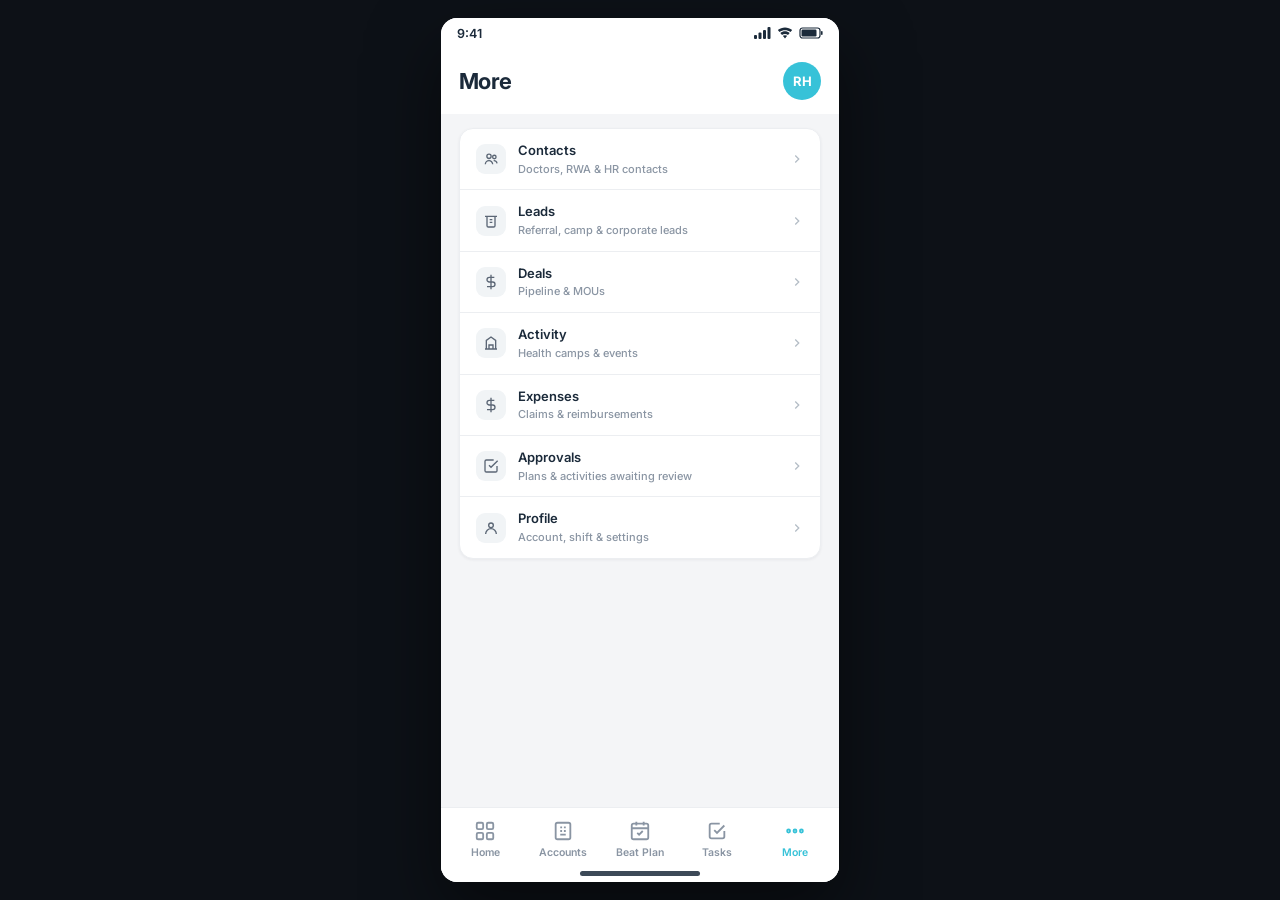
<file: more/index.html>
<!DOCTYPE html>
<html lang="en">
<head>
<meta charset="UTF-8"/>
<meta name="viewport" content="width=device-width,initial-scale=1.0,maximum-scale=1.0,user-scalable=no"/>
<title>More · Sakra Sales</title>
<link rel="preconnect" href="https://fonts.googleapis.com">
<link rel="preconnect" href="https://fonts.gstatic.com" crossorigin>
<link href="https://fonts.googleapis.com/css2?family=Inter:wght@400;600;700&display=swap" rel="stylesheet">
<link rel="stylesheet" href="/assets/styles.css">
</head>
<body>
<div class="device" id="device">
  <div class="stage">
    <div class="screen-view active">
      <div class="appheader">
        <div class="header-row">
          <h1 class="page-title">More</h1>
          <div class="avatar" onclick="location.href='/profile'">RH</div>
        </div>
      </div>
      <div class="screen"><div style="padding:14px 18px 32px;">
        <div class="dash-action" id="more-menu"></div>
      </div></div>
    </div>
  </div>
</div>
<script src="/assets/shell.js"></script>
<script>
initShell('more');
const MORE_ITEMS=[
  {t:"Contacts",s:"Doctors, RWA & HR contacts",href:"/contacts",ic:'<svg width="16" height="16" viewBox="0 0 24 24" fill="none" stroke="currentColor" stroke-width="2"><circle cx="9" cy="8" r="3.2"/><path d="M3.5 20a5.5 5.5 0 0 1 11 0"/><circle cx="17" cy="9" r="2.6"/><path d="M16 14.5a4.5 4.5 0 0 1 5 4"/></svg>'},
  {t:"Leads",s:"Referral, camp & corporate leads",href:"/leads",ic:'<svg width="16" height="16" viewBox="0 0 24 24" fill="none" stroke="currentColor" stroke-width="2"><path d="M3 5h18M6 5v14a2 2 0 0 0 2 2h8a2 2 0 0 0 2-2V5M10 10h4M10 14h4"/></svg>'},
  {t:"Deals",s:"Pipeline & MOUs",href:"/deals",ic:'<svg width="16" height="16" viewBox="0 0 24 24" fill="none" stroke="currentColor" stroke-width="2"><path d="M12 1v22M17 5H9.5a3.5 3.5 0 0 0 0 7h5a3.5 3.5 0 0 1 0 7H6"/></svg>'},
  {t:"Activity",s:"Health camps & events",href:"/activity",ic:'<svg width="16" height="16" viewBox="0 0 24 24" fill="none" stroke="currentColor" stroke-width="2"><path d="M3 21h18M5 21V8l7-5 7 5v13M9 21v-6h6v6"/></svg>'},
  {t:"Expenses",s:"Claims & reimbursements",href:"/expenses",ic:'<svg width="16" height="16" viewBox="0 0 24 24" fill="none" stroke="currentColor" stroke-width="2"><path d="M12 1v22M17 5H9.5a3.5 3.5 0 0 0 0 7h5a3.5 3.5 0 0 1 0 7H6"/></svg>'},
  {t:"Approvals",s:"Plans & activities awaiting review",href:"/approvals",ic:'<svg width="16" height="16" viewBox="0 0 24 24" fill="none" stroke="currentColor" stroke-width="2"><path d="M9 11l3 3L22 4"/><path d="M21 12v7a2 2 0 0 1-2 2H5a2 2 0 0 1-2-2V5a2 2 0 0 1 2-2h11"/></svg>'},
  {t:"Profile",s:"Account, shift & settings",href:"/profile",ic:'<svg width="16" height="16" viewBox="0 0 24 24" fill="none" stroke="currentColor" stroke-width="2"><circle cx="12" cy="8" r="3.5"/><path d="M4 21a8 8 0 0 1 16 0"/></svg>'},
];
document.getElementById('more-menu').innerHTML=MORE_ITEMS.map(m=>`
  <a class="dash-action-item" href="${m.href}">
    <span class="dash-action-ic">${m.ic}</span>
    <span class="dash-action-t" style="display:flex;flex-direction:column;gap:2px;">
      <span>${m.t}</span>
      <span style="font-size:11px;font-weight:500;color:var(--ink-3);">${m.s}</span>
    </span>
    <svg class="dash-action-chev" width="14" height="14" viewBox="0 0 24 24" fill="none" stroke="currentColor" stroke-width="2.2"><path d="M9 6l6 6-6 6"/></svg>
  </a>`).join('');
</script>
</body>
</html>
</file>
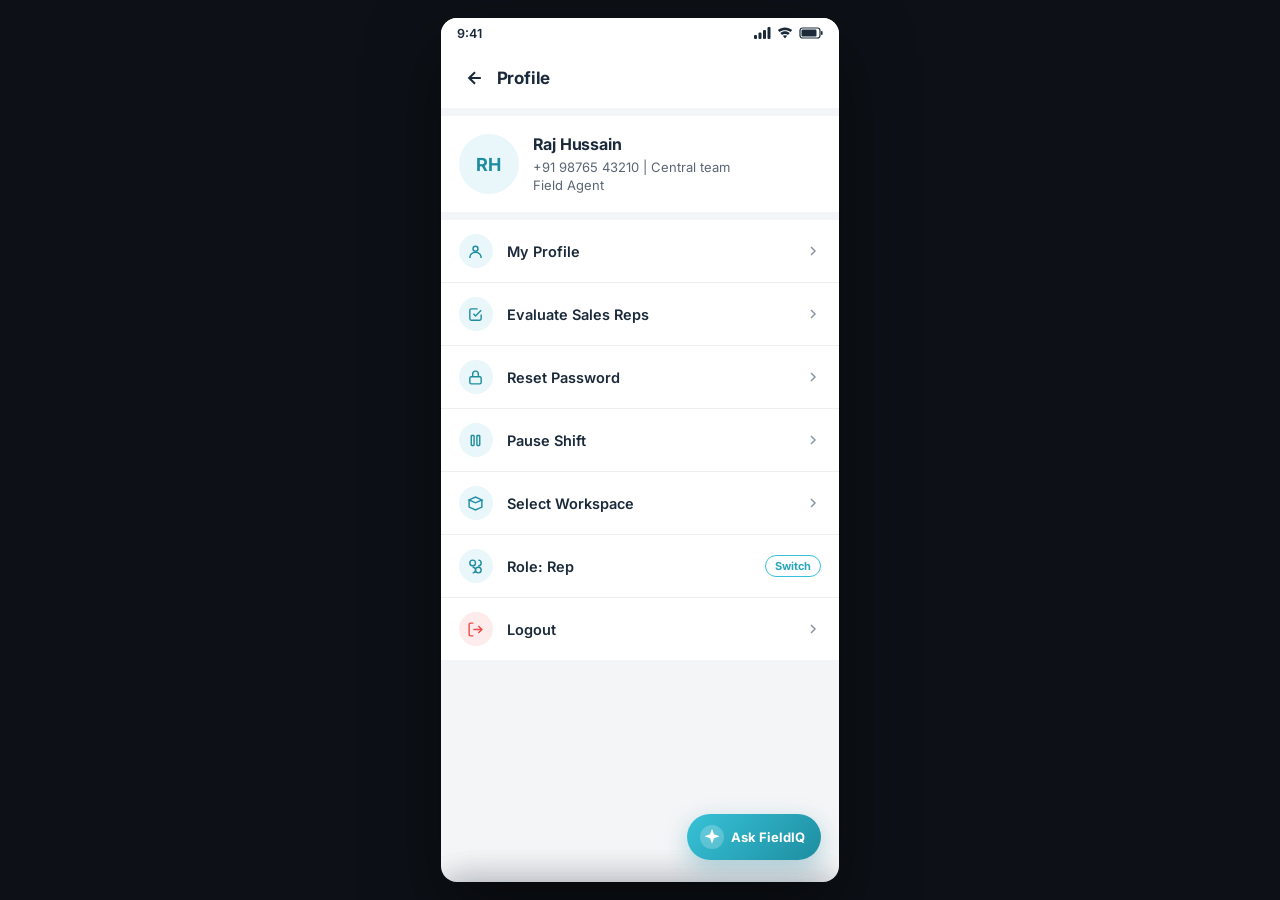
<file: profile/index.html>
<!DOCTYPE html>
<html lang="en">
<head>
<meta charset="UTF-8"/>
<meta name="viewport" content="width=device-width,initial-scale=1.0,maximum-scale=1.0,user-scalable=no"/>
<title>Profile · Sakra Sales</title>
<link rel="preconnect" href="https://fonts.googleapis.com">
<link rel="preconnect" href="https://fonts.gstatic.com" crossorigin>
<link href="https://fonts.googleapis.com/css2?family=Inter:wght@400;600;700&display=swap" rel="stylesheet">
<link rel="stylesheet" href="/assets/styles.css">
</head>
<body>
<div class="device" id="device">
  <div class="stage">

    <!-- LIST -->
    <div class="screen-view" id="view-list">
      <div class="pf-topbar">
        <a class="pf-back" href="/beat-plan">
          <svg width="20" height="20" viewBox="0 0 24 24" fill="none" stroke="currentColor" stroke-width="2.5"><path d="M19 12H5M12 5l-7 7 7 7"/></svg>
        </a>
        <div class="pf-title">Profile</div>
      </div>
      <div class="pf-divider"></div>
      <div class="screen"><div style="padding:0 0 32px;">
        <div class="pf-hero">
          <div class="pf-avatar">RH</div>
          <div class="pf-info">
            <div class="pf-name">Raj Hussain</div>
            <div class="pf-meta">+91 98765 43210 | Central team</div>
            <div class="pf-role">Field Agent</div>
          </div>
        </div>
        <div class="pf-divider"></div>
        <div class="pf-list">
          <a class="pf-item" href="/profile/my-profile" onclick="event.preventDefault();bucketGo('/profile/my-profile');">
            <span class="pf-item-ic"><svg width="17" height="17" viewBox="0 0 24 24" fill="none" stroke="currentColor" stroke-width="2"><circle cx="12" cy="8" r="3.5"/><path d="M4 21a8 8 0 0 1 16 0"/></svg></span>
            <span class="pf-item-t">My Profile</span>
            <svg class="pf-item-chev" width="16" height="16" viewBox="0 0 24 24" fill="none" stroke="currentColor" stroke-width="2.2"><path d="M9 6l6 6-6 6"/></svg>
          </a>
          <a class="pf-item" href="javascript:void(0)" onclick="openEvalSheet()">
            <span class="pf-item-ic"><svg width="17" height="17" viewBox="0 0 24 24" fill="none" stroke="currentColor" stroke-width="2"><path d="M9 11l3 3 8-8"/><path d="M20 12v6a2 2 0 0 1-2 2H6a2 2 0 0 1-2-2V6a2 2 0 0 1 2-2h9"/></svg></span>
            <span class="pf-item-t">Evaluate Sales Reps</span>
            <svg class="pf-item-chev" width="16" height="16" viewBox="0 0 24 24" fill="none" stroke="currentColor" stroke-width="2.2"><path d="M9 6l6 6-6 6"/></svg>
          </a>
          <a class="pf-item" href="/profile/reset-password" onclick="event.preventDefault();bucketGo('/profile/reset-password');">
            <span class="pf-item-ic"><svg width="17" height="17" viewBox="0 0 24 24" fill="none" stroke="currentColor" stroke-width="2"><rect x="4" y="11" width="16" height="10" rx="2"/><path d="M8 11V7a4 4 0 0 1 8 0v4"/></svg></span>
            <span class="pf-item-t">Reset Password</span>
            <svg class="pf-item-chev" width="16" height="16" viewBox="0 0 24 24" fill="none" stroke="currentColor" stroke-width="2.2"><path d="M9 6l6 6-6 6"/></svg>
          </a>
          <a class="pf-item" href="javascript:void(0)" onclick="togglePauseShift()">
            <span class="pf-item-ic" id="shift-ic"><svg width="17" height="17" viewBox="0 0 24 24" fill="none" stroke="currentColor" stroke-width="2"><rect x="6" y="5" width="4" height="14" rx="1"/><rect x="14" y="5" width="4" height="14" rx="1"/></svg></span>
            <span class="pf-item-t" id="shift-label">Pause Shift</span>
            <svg class="pf-item-chev" width="16" height="16" viewBox="0 0 24 24" fill="none" stroke="currentColor" stroke-width="2.2"><path d="M9 6l6 6-6 6"/></svg>
          </a>
          <a class="pf-item" href="javascript:void(0)" onclick="openSheet('workspace')">
            <span class="pf-item-ic"><svg width="17" height="17" viewBox="0 0 24 24" fill="none" stroke="currentColor" stroke-width="2"><path d="M3 7l9-4 9 4-9 4-9-4z"/><path d="M3 7v10l9 4 9-4V7"/></svg></span>
            <span class="pf-item-t">Select Workspace</span>
            <svg class="pf-item-chev" width="16" height="16" viewBox="0 0 24 24" fill="none" stroke="currentColor" stroke-width="2.2"><path d="M9 6l6 6-6 6"/></svg>
          </a>
          <a class="pf-item" href="javascript:void(0)" onclick="toggleRole()">
            <span class="pf-item-ic"><svg width="17" height="17" viewBox="0 0 24 24" fill="none" stroke="currentColor" stroke-width="2"><path d="M16 3a4 4 0 0 1 0 8M8 21a4 4 0 0 0 0-8M8 3a4 4 0 1 0 0 8 4 4 0 0 0 0-8zM16 21a4 4 0 1 0 0-8 4 4 0 0 0 0 8z"/></svg></span>
            <span class="pf-item-t" id="role-label">Role: Rep</span>
            <span class="pill up" id="role-pill" style="margin-left:auto;">Switch</span>
          </a>
          <a class="pf-item" href="javascript:void(0)" onclick="openSheet('logout')">
            <span class="pf-item-ic" style="background:var(--red-tint);color:var(--red);"><svg width="17" height="17" viewBox="0 0 24 24" fill="none" stroke="currentColor" stroke-width="2"><path d="M9 21H5a2 2 0 0 1-2-2V5a2 2 0 0 1 2-2h4M16 17l5-5-5-5M21 12H9"/></svg></span>
            <span class="pf-item-t">Logout</span>
            <svg class="pf-item-chev" width="16" height="16" viewBox="0 0 24 24" fill="none" stroke="currentColor" stroke-width="2.2"><path d="M9 6l6 6-6 6"/></svg>
          </a>
        </div>
      </div></div>
    </div>

    <!-- MY PROFILE -->
    <div class="screen-view" id="view-my-profile">
      <div class="pf-topbar">
        <a class="pf-back" href="/profile" onclick="event.preventDefault();bucketGo('/profile');">
          <svg width="20" height="20" viewBox="0 0 24 24" fill="none" stroke="currentColor" stroke-width="2.5"><path d="M19 12H5M12 5l-7 7 7 7"/></svg>
        </a>
        <div class="pf-title">My Profile</div>
      </div>
      <div class="pf-divider"></div>
      <div class="screen"><div style="padding:0 0 32px;">
        <div class="mp-hero">
          <div class="mp-hero-avatar">RH</div>
          <div class="mp-hero-name">Raj Hussain</div>
          <div class="mp-hero-role">Field Agent</div>
        </div>
        <div class="pf-divider"></div>
        <div style="padding:0 18px;">
          <div class="vd-section">
            <div class="vd-section-title"><span class="it"><svg width="13" height="13" viewBox="0 0 24 24" fill="none" stroke="currentColor" stroke-width="2"><circle cx="12" cy="8" r="3.5"/><path d="M4 21a8 8 0 0 1 16 0"/></svg></span>Personal info</div>
            <div class="vd-row"><span class="vd-row-label">Name</span><span class="vd-row-value">Raj Hussain</span></div>
            <div class="vd-row"><span class="vd-row-label">Mobile</span><span class="vd-row-value">+91 98765 43210</span></div>
          </div>
          <div class="vd-section">
            <div class="vd-section-title"><span class="it"><svg width="13" height="13" viewBox="0 0 24 24" fill="none" stroke="currentColor" stroke-width="2"><rect x="3" y="7" width="18" height="13" rx="2"/><path d="M8 7V5a2 2 0 0 1 2-2h4a2 2 0 0 1 2 2v2"/></svg></span>Work details</div>
            <div class="vd-row"><span class="vd-row-label">Role</span><span class="vd-row-value">Field Agent</span></div>
            <div class="vd-row"><span class="vd-row-label">Workspace</span><span class="vd-row-value">Sakra Sales CRM</span></div>
            <div class="vd-row"><span class="vd-row-label">Team</span><span class="vd-row-value">Central team</span></div>
            <div class="vd-row"><span class="vd-row-label">Branch mapped</span><span class="vd-row-value">Sakra World Hospital — Bengaluru</span></div>
          </div>
          <div style="font-size:11.5px;color:var(--ink-3);text-align:center;margin-top:18px;padding:0 12px;line-height:1.5;">
            To update any of these details, please contact your administrator.
          </div>
        </div>
      </div></div>
    </div>

    <!-- RESET PASSWORD -->
    <div class="screen-view" id="view-reset-password">
      <div class="pf-topbar">
        <a class="pf-back" id="rp-back" href="/profile" onclick="event.preventDefault();onResetBack();">
          <svg width="20" height="20" viewBox="0 0 24 24" fill="none" stroke="currentColor" stroke-width="2.5"><path d="M19 12H5M12 5l-7 7 7 7"/></svg>
        </a>
        <div class="pf-title">Reset Password</div>
      </div>
      <div class="pf-divider"></div>
      <div class="pf-sub-screen">
        <div class="screen"><div class="pf-sub-body">
          <div class="pf-step-indicator">
            <span id="rp-step-text">Step 1 of 3</span>
            <span class="pf-step-dots" id="rp-step-dots"></span>
          </div>
          <div id="rp-step-body"></div>
        </div></div>
        <div class="pf-sub-footer">
          <button class="btn btn-primary" id="rp-cta" onclick="onResetCta()">Continue</button>
        </div>
      </div>
    </div>

  </div>

  <!-- Evaluate Sales Reps — dropdown + info card -->
  <div class="sheet-backdrop" id="eval-pick-backdrop" onclick="closeSheet('eval-pick')"></div>
  <div class="bottom-sheet" id="eval-pick-sheet">
    <div class="sheet-handle"></div>
    <div class="sheet-header">
      <span class="sheet-title">Evaluate sales rep</span>
      <button class="sheet-close" onclick="closeSheet('eval-pick')"><svg width="14" height="14" viewBox="0 0 24 24" fill="none" stroke="currentColor" stroke-width="2.5"><path d="M18 6L6 18M6 6l12 12"/></svg></button>
    </div>
    <div class="ropt-section" style="padding:0 0 6px;">
      <label class="tke-label">Sales rep <span class="req" style="color:var(--red)">*</span></label>
      <select class="tke-select" id="eval-rep" onchange="onPickEvalRep(this.value)">
        <option value="">Select a rep</option>
      </select>
    </div>
    <div id="eval-info" style="display:none;margin-top:14px;"></div>
    <div class="sheet-footer">
      <button class="btn secondary" onclick="closeSheet('eval-pick')">Cancel</button>
      <button class="btn btn-primary" id="eval-continue-btn" onclick="continueToEvaluate()" disabled style="opacity:.55;">Continue</button>
    </div>
  </div>

  <!-- Floating "Ask FieldIQ" agent — only visible on the /profile root view.
       Sits at device level (outside any screen-view) so it can't accidentally
       collide with menu-item touch events. Click handler bound in JS to make
       sure no inline-event mis-parsing can leak through. -->
  <button class="fiq-fab" id="fiq-fab" type="button" aria-label="Ask FieldIQ">
    <span class="fiq-fab-ic"><svg width="20" height="20" viewBox="0 0 24 24" fill="currentColor"><path d="M12 2l2.4 6.6L21 11l-6.6 2.4L12 20l-2.4-6.6L3 11l6.6-2.4L12 2z"/></svg></span>
    <span class="fiq-fab-t">Ask FieldIQ</span>
  </button>

  <!-- FieldIQ AI assistant — full-screen overlay -->
  <div class="fiq-overlay" id="fiq-overlay">
    <div class="fiq-header">
      <div class="fiq-header-l">
        <span class="fiq-logo"><svg width="14" height="14" viewBox="0 0 24 24" fill="currentColor"><path d="M12 2l2.4 6.6L21 11l-6.6 2.4L12 20l-2.4-6.6L3 11l6.6-2.4L12 2z"/></svg></span>
        <div>
          <div class="fiq-h-title">FieldIQ</div>
          <div class="fiq-h-sub">AI agent · Internal repository</div>
        </div>
      </div>
      <button class="fiq-close" onclick="closeFieldIQ()" aria-label="Close">
        <svg width="18" height="18" viewBox="0 0 24 24" fill="none" stroke="currentColor" stroke-width="2.4"><path d="M18 6L6 18M6 6l12 12"/></svg>
      </button>
    </div>
    <div class="fiq-body" id="fiq-body"></div>
    <div class="fiq-suggest" id="fiq-suggest"></div>
    <div class="fiq-input-row">
      <input class="fiq-input" id="fiq-input" placeholder="Ask FieldIQ anything…" onkeydown="if(event.key==='Enter')sendFIQ()"/>
      <button class="fiq-send" onclick="sendFIQ()" aria-label="Send">
        <svg width="18" height="18" viewBox="0 0 24 24" fill="currentColor"><path d="M2 21l21-9L2 3v7l15 2-15 2z"/></svg>
      </button>
    </div>
  </div>

  <!-- Logout confirm sheet -->
  <div class="sheet-backdrop" id="logout-backdrop" onclick="closeSheet('logout')"></div>
  <div class="bottom-sheet" id="logout-sheet">
    <div class="sheet-handle"></div>
    <div class="lo-sheet-body" style="padding-top:20px;">
      <div class="lo-icon-wrap">
        <div class="lo-icon"><svg width="26" height="26" viewBox="0 0 24 24" fill="none" stroke="currentColor" stroke-width="2.2"><path d="M9 21H5a2 2 0 0 1-2-2V5a2 2 0 0 1 2-2h4M16 17l5-5-5-5M21 12H9"/></svg></div>
      </div>
      <div class="lo-title">Log out?</div>
      <div class="lo-sub">You'll need to log in again to access the app.</div>
      <div class="lo-actions">
        <button class="btn secondary" onclick="closeSheet('logout')">Cancel</button>
        <button class="btn danger" onclick="doLogout()">Log out</button>
      </div>
    </div>
  </div>

  <!-- Select workspace sheet -->
  <div class="sheet-backdrop" id="workspace-backdrop" onclick="closeSheet('workspace')"></div>
  <div class="bottom-sheet" id="workspace-sheet">
    <div class="sheet-handle"></div>
    <div class="sheet-header">
      <span class="sheet-title">Select workspace</span>
      <button class="sheet-close" onclick="closeSheet('workspace')"><svg width="14" height="14" viewBox="0 0 24 24" fill="none" stroke="currentColor" stroke-width="2.5"><path d="M18 6L6 18M6 6l12 12"/></svg></button>
    </div>
    <div class="sf-list" id="workspace-list"></div>
    <div class="sheet-footer">
      <button class="btn secondary" onclick="closeSheet('workspace')">Cancel</button>
      <button class="btn btn-primary" onclick="applyWorkspace()">Switch</button>
    </div>
  </div>
</div>

<script src="/assets/shell.js"></script>
<script>
/* Profile bucket: no bottom nav. Inject status bar + snackbar. */
document.getElementById('device').insertAdjacentHTML('afterbegin',STATUS_BAR_HTML);
document.getElementById('device').insertAdjacentHTML('beforeend','<div class="snackbar" id="snackbar"></div>');

/* ════ STATIC AUTH FOR DEMO ════ */
const CURRENT_PWD="Thb@1234";
const STATIC_OTP="321564";

/* ════ ROUTING ════ */
function showView(name){
  document.getElementById('view-list').classList.toggle('active',name==='list');
  document.getElementById('view-my-profile').classList.toggle('active',name==='my-profile');
  document.getElementById('view-reset-password').classList.toggle('active',name==='reset-password');
  /* FAB lives at device level — show it only on the profile root */
  document.getElementById('fiq-fab').style.display=(name==='list')?'inline-flex':'none';
}

/* Hide the FAB whenever any sheet (including the Evaluate Sales Rep picker)
   is open — it visually collides with the bottom sheet. Restore only if no
   sheets remain open AND the user is on the profile list view. */
const __origOpenSheet=openSheet;
openSheet=function(id){
  if(id==='workspace') populateWorkspaceSheet();
  __origOpenSheet(id);
  const fab=document.getElementById('fiq-fab');
  if(fab) fab.style.display='none';
};
const __origCloseSheet=closeSheet;
closeSheet=function(id){
  __origCloseSheet(id);
  setTimeout(()=>{
    const anyOpen=document.querySelector('.bottom-sheet.open');
    const onList=document.getElementById('view-list').classList.contains('active');
    const fab=document.getElementById('fiq-fab');
    if(fab && !anyOpen && onList) fab.style.display='inline-flex';
  },50);
};

/* ════ RESET PASSWORD ════ */
const rp={step:1,currentPwd:'',otp:'',newPwd:'',confirmPwd:'',resendT:null};

function renderResetStep(){
  document.getElementById('rp-step-text').textContent=`Step ${rp.step} of 3`;
  document.getElementById('rp-step-dots').innerHTML=[1,2,3].map(n=>{
    const cls=n<rp.step?'done':(n===rp.step?'active':'');
    return `<span class="pf-step-dot ${cls}"></span>`;
  }).join('');

  const body=document.getElementById('rp-step-body');
  const cta=document.getElementById('rp-cta');

  if(rp.step===1){
    body.innerHTML=`
      <h2 class="pf-form-h">Confirm current password</h2>
      <p class="pf-form-sub">For your security, please enter your current password to continue.</p>
      <div class="pwd-field" id="rp-cur-field">
        <span class="pwd-field-label">Current password</span>
        <input class="pwd-input" id="rp-cur" type="password" autocomplete="current-password" oninput="rp.currentPwd=this.value;updateCtaState();" onfocus="document.getElementById('rp-cur-field').classList.add('focus')" onblur="document.getElementById('rp-cur-field').classList.remove('focus')"/>
        <button class="pwd-eye" onclick="togglePwd('rp-cur',this)" aria-label="Show password"><svg width="18" height="18" viewBox="0 0 24 24" fill="none" stroke="currentColor" stroke-width="2"><path d="M1 12s4-8 11-8 11 8 11 8-4 8-11 8-11-8-11-8z"/><circle cx="12" cy="12" r="3"/></svg></button>
      </div>
      <div class="pwd-msg" id="rp-cur-msg"></div>`;
    cta.textContent='Continue';
    setTimeout(()=>document.getElementById('rp-cur').focus(),60);
  } else if(rp.step===2){
    body.innerHTML=`
      <h2 class="pf-form-h">Verify it's you</h2>
      <p class="pf-form-sub">We've sent a 6-digit code to <strong>+91 98765 43210</strong>. Enter it below to continue.</p>
      <div class="otp-boxes" id="rp-otp-boxes">
        ${[0,1,2,3,4,5].map(()=>'<input class="otp-box" maxlength="1" inputmode="numeric"/>').join('')}
      </div>
      <div class="otp-resend-row">
        <span>Didn't receive it?</span>
        <button class="otp-resend" id="rp-resend" onclick="resendResetOTP()" disabled>Resend in <span id="rp-timer">30s</span></button>
      </div>
      <div class="pwd-msg" id="rp-otp-msg"></div>`;
    cta.textContent='Verify & continue';
    setupOTPBoxes();
    startResendTimer();
  } else if(rp.step===3){
    body.innerHTML=`
      <h2 class="pf-form-h">Set a new password</h2>
      <p class="pf-form-sub">Choose a password with at least 6 characters. You'll use this to log in next time.</p>
      <div class="pwd-field" id="rp-new-field">
        <span class="pwd-field-label">New password</span>
        <input class="pwd-input" id="rp-new" type="password" autocomplete="new-password" oninput="rp.newPwd=this.value;updateCtaState();" onfocus="document.getElementById('rp-new-field').classList.add('focus')" onblur="document.getElementById('rp-new-field').classList.remove('focus')"/>
        <button class="pwd-eye" onclick="togglePwd('rp-new',this)" aria-label="Show password"><svg width="18" height="18" viewBox="0 0 24 24" fill="none" stroke="currentColor" stroke-width="2"><path d="M1 12s4-8 11-8 11 8 11 8-4 8-11 8-11-8-11-8z"/><circle cx="12" cy="12" r="3"/></svg></button>
      </div>
      <div class="pwd-msg" id="rp-new-msg"></div>
      <div class="pwd-field" id="rp-conf-field">
        <span class="pwd-field-label">Re-enter new password</span>
        <input class="pwd-input" id="rp-conf" type="password" autocomplete="new-password" oninput="rp.confirmPwd=this.value;updateCtaState();" onfocus="document.getElementById('rp-conf-field').classList.add('focus')" onblur="document.getElementById('rp-conf-field').classList.remove('focus')"/>
        <button class="pwd-eye" onclick="togglePwd('rp-conf',this)" aria-label="Show password"><svg width="18" height="18" viewBox="0 0 24 24" fill="none" stroke="currentColor" stroke-width="2"><path d="M1 12s4-8 11-8 11 8 11 8-4 8-11 8-11-8-11-8z"/><circle cx="12" cy="12" r="3"/></svg></button>
      </div>
      <div class="pwd-msg" id="rp-conf-msg"></div>`;
    cta.textContent='Save new password';
    setTimeout(()=>document.getElementById('rp-new').focus(),60);
  }
  updateCtaState();
}

function updateCtaState(){
  const cta=document.getElementById('rp-cta');
  let ok=false;
  if(rp.step===1) ok=rp.currentPwd.length>0;
  else if(rp.step===2){
    const boxes=document.querySelectorAll('#rp-otp-boxes .otp-box');
    ok=[...boxes].every(b=>b.value);
  } else if(rp.step===3){
    ok=rp.newPwd.length>=6 && rp.confirmPwd.length>=6;
  }
  cta.disabled=!ok; cta.style.opacity=ok?'1':'.55';
}

function togglePwd(id,btn){
  const inp=document.getElementById(id);
  if(inp.type==='password'){
    inp.type='text';
    btn.innerHTML='<svg width="18" height="18" viewBox="0 0 24 24" fill="none" stroke="currentColor" stroke-width="2"><path d="M17.94 17.94A10.07 10.07 0 0 1 12 20c-7 0-11-8-11-8a18.5 18.5 0 0 1 5.06-5.94M9.9 4.24A9.12 9.12 0 0 1 12 4c7 0 11 8 11 8a18.5 18.5 0 0 1-2.16 3.19m-6.72-1.07a3 3 0 1 1-4.24-4.24"/><path d="M1 1l22 22"/></svg>';
  } else {
    inp.type='password';
    btn.innerHTML='<svg width="18" height="18" viewBox="0 0 24 24" fill="none" stroke="currentColor" stroke-width="2"><path d="M1 12s4-8 11-8 11 8 11 8-4 8-11 8-11-8-11-8z"/><circle cx="12" cy="12" r="3"/></svg>';
  }
}

function setupOTPBoxes(){
  const boxes=document.querySelectorAll('#rp-otp-boxes .otp-box');
  boxes.forEach((box,i)=>{
    box.oninput=()=>{
      box.value=box.value.replace(/\D/g,'').slice(0,1);
      if(box.value){box.classList.add('filled');if(boxes[i+1]) boxes[i+1].focus();}
      else box.classList.remove('filled');
      updateCtaState();
    };
    box.onkeydown=e=>{
      if(e.key==='Backspace'&&!box.value&&boxes[i-1]) boxes[i-1].focus();
    };
    box.onpaste=e=>{
      const data=(e.clipboardData||window.clipboardData).getData('text').replace(/\D/g,'').slice(0,6);
      if(!data) return; e.preventDefault();
      [...data].forEach((d,j)=>{if(boxes[j]){boxes[j].value=d;boxes[j].classList.add('filled');}});
      updateCtaState();
      (boxes[Math.min(data.length,5)]||boxes[5]).focus();
    };
  });
  setTimeout(()=>boxes[0].focus(),60);
}

function startResendTimer(){
  let s=30;
  if(rp.resendT) clearInterval(rp.resendT);
  const btn=document.getElementById('rp-resend');
  btn.disabled=true; btn.innerHTML='Resend in <span id="rp-timer">'+s+'s</span>';
  rp.resendT=setInterval(()=>{
    s--;
    if(s<=0){clearInterval(rp.resendT);btn.disabled=false;btn.textContent='Resend OTP';}
    else {const t=document.getElementById('rp-timer'); if(t) t.textContent=s+'s';}
  },1000);
}
function resendResetOTP(){snack('OTP resent.');startResendTimer();}

function onResetBack(){
  if(rp.step>1){
    rp.step--; renderResetStep();
  } else {
    bucketGo('/profile');
  }
}

function onResetCta(){
  if(rp.step===1){
    if(rp.currentPwd!==CURRENT_PWD){
      document.getElementById('rp-cur-field').classList.add('error');
      document.getElementById('rp-cur-msg').textContent='Incorrect password. Please try again.';
      document.getElementById('rp-cur-msg').className='pwd-msg error';
      return;
    }
    document.getElementById('rp-cur-field').classList.remove('error');
    rp.step=2; renderResetStep();
  } else if(rp.step===2){
    const boxes=document.querySelectorAll('#rp-otp-boxes .otp-box');
    const entered=[...boxes].map(b=>b.value).join('');
    if(entered!==STATIC_OTP){
      boxes.forEach(b=>b.classList.add('error'));
      document.getElementById('rp-otp-msg').textContent='Incorrect OTP. Please try again.';
      document.getElementById('rp-otp-msg').className='pwd-msg error';
      setTimeout(()=>boxes.forEach(b=>b.classList.remove('error')),1200);
      return;
    }
    rp.step=3; renderResetStep();
  } else if(rp.step===3){
    if(rp.newPwd.length<6){
      document.getElementById('rp-new-field').classList.add('error');
      document.getElementById('rp-new-msg').textContent='Password must be at least 6 characters.';
      document.getElementById('rp-new-msg').className='pwd-msg error';
      return;
    }
    document.getElementById('rp-new-field').classList.remove('error');
    document.getElementById('rp-new-msg').textContent='';
    if(rp.newPwd!==rp.confirmPwd){
      document.getElementById('rp-conf-field').classList.add('error');
      document.getElementById('rp-conf-msg').textContent="Passwords don't match.";
      document.getElementById('rp-conf-msg').className='pwd-msg error';
      return;
    }
    snack('Password updated.');
    setTimeout(()=>{
      /* reset state and return to /profile */
      rp.step=1; rp.currentPwd=''; rp.otp=''; rp.newPwd=''; rp.confirmPwd='';
      bucketGo('/profile');
    },700);
  }
}

/* ════ EVALUATE SALES REPS ════ */
const SALES_REPS=[
  "Aarti Menon — South 1",
  "Vikas Bhandari — South 2",
  "Priya Iyer — North 1",
  "Saurabh Mehta — West 1",
  "Karthik Subramaniam — East 1",
  "Neha Kulkarni — Central",
  "Rohit Jaiswal — North 2",
  "Sneha Pillai — South 3",
];
/* Per-rep monthly profile. Keyed by display name used in the dropdown. */
const SALES_REP_PROFILES={
  "Saurabh Mehta — West 1":      {role:"Field Sr Rep · West 1",  visits:24,connect:"88%",p1:11,samples:5,score:"4.4 / 5"},
  "Karthik Subramaniam — East 1":{role:"Field Rep · East 1",     visits:18,connect:"79%",p1:7, samples:3,score:"3.9 / 5"},
  "Neha Kulkarni — Central":     {role:"Field Sr Rep · Central", visits:21,connect:"91%",p1:13,samples:6,score:"4.6 / 5"},
  "Rohit Jaiswal — North 2":     {role:"Field Rep · North 2",    visits:14,connect:"68%",p1:5, samples:2,score:"3.5 / 5"},
  "Sneha Pillai — South 3":      {role:"Field Sr Rep · South 3", visits:26,connect:"84%",p1:12,samples:5,score:"4.2 / 5"},
};
function evalInitials(s){const parts=s.split(/\s+/);return ((parts[0]||'')[0]||'').toUpperCase()+((parts[parts.length-1]||'')[0]||'').toUpperCase();}

function openEvalSheet(){
  const sel=document.getElementById('eval-rep');
  sel.innerHTML='<option value="">Select a rep</option>'+SALES_REPS.map(r=>`<option>${r}</option>`).join('');
  sel.value='';
  document.getElementById('eval-info').style.display='none';
  document.getElementById('eval-info').innerHTML='';
  setEvalContinue(false);
  openSheet('eval-pick');
}
function onPickEvalRep(name){
  const info=document.getElementById('eval-info');
  if(!name){ info.style.display='none'; info.innerHTML=''; setEvalContinue(false); return; }
  const p=SALES_REP_PROFILES[name]||{role:'—',visits:'—',connect:'—',p1:'—',samples:'—',score:'—'};
  const displayName=name.split(' — ')[0];
  info.style.display='block';
  info.innerHTML=`<div class="eval-card-period">Last month · snapshot</div>
    <div class="eval-card">
      <div class="eval-card-head">
        <div class="eval-card-avatar">${evalInitials(displayName)}</div>
        <div class="eval-card-info">
          <div class="eval-card-name">${displayName}</div>
          <div class="eval-card-role">${p.role}</div>
        </div>
      </div>
      <div class="eval-stats">
        <div class="eval-stat"><div class="eval-stat-v">${p.visits}</div><div class="eval-stat-l">Visits</div></div>
        <div class="eval-stat"><div class="eval-stat-v">${p.connect}</div><div class="eval-stat-l">Connect rate</div></div>
        <div class="eval-stat"><div class="eval-stat-v">${p.p1}</div><div class="eval-stat-l">Referral accounts</div></div>
        <div class="eval-stat"><div class="eval-stat-v">${p.samples}</div><div class="eval-stat-l">Camps run</div></div>
        <div class="eval-stat" style="grid-column:span 2;"><div class="eval-stat-v">${p.score}</div><div class="eval-stat-l">Last evaluation score</div></div>
      </div>
    </div>`;
  setEvalContinue(true);
}
function setEvalContinue(on){
  const b=document.getElementById('eval-continue-btn');
  b.disabled=!on; b.style.opacity=on?'1':'.55';
}
function continueToEvaluate(){
  const rep=document.getElementById('eval-rep').value;
  if(!rep){ snack('Please select a sales rep.'); return; }
  closeSheet('eval-pick');
  sessionStorage.setItem('evalRep',rep);
  setTimeout(()=>location.href=`/evaluate?rep=${encodeURIComponent(rep)}`,200);
}

/* ════ FIELDIQ AI AGENT ════ */
/* Agent-productivity prompts — sales, compliance, RCPA gaps, target history. */
const FIQ_SUGGESTIONS=[
  "How many referrals did I generate last month, and how many converted to admissions?",
  "Which corporate accounts are up for renewal in the next 90 days?",
  "Which referral doctors have gone cold — no referral in the last 30 days?",
  "What are the best localities for my next health camp?",
  "How much expense reimbursement is pending, and where did I spend most?",
];
let __fiqHistory=[];
function openFieldIQ(){
  /* Hard guard — close any sheets that may be open so we can't end up with a
     stacked logout / eval-pick modal sitting behind the chat. Belt and braces
     against ghost-click events that can fire on touch devices. */
  document.querySelectorAll('.sheet-backdrop.open,.bottom-sheet.open').forEach(el=>el.classList.remove('open'));
  __fiqHistory=[{
    role:'agent',
    text:"Hi Raj — I'm FieldIQ, your personal field copilot. I can help you plan your day, prep for the next doctor, surface pending follow-ups, or pull the right talking points. Try a prompt below or ask anything.",
  }];
  renderFIQ();
  document.getElementById('fiq-overlay').classList.add('open');
  setTimeout(()=>document.getElementById('fiq-input').focus(),120);
}
function closeFieldIQ(){
  document.getElementById('fiq-overlay').classList.remove('open');
}
function renderFIQ(){
  const body=document.getElementById('fiq-body');
  body.innerHTML=__fiqHistory.map(m=>`
    <div class="fiq-msg ${m.role}">
      ${m.role==='agent'?'<span class="fiq-msg-avatar"><svg width="11" height="11" viewBox="0 0 24 24" fill="currentColor"><path d="M12 2l2.4 6.6L21 11l-6.6 2.4L12 20l-2.4-6.6L3 11l6.6-2.4L12 2z"/></svg></span>':''}
      <div class="fiq-msg-bubble">${m.text}</div>
    </div>`).join('');
  body.scrollTop=body.scrollHeight;
  const sug=document.getElementById('fiq-suggest');
  sug.innerHTML=__fiqHistory.length<=1
    ? FIQ_SUGGESTIONS.map(s=>`<button class="fiq-chip" onclick="sendFIQ('${s.replace(/'/g,"\\'")}')">${s}</button>`).join('')
    : '';
}
function sendFIQ(preset){
  const inp=document.getElementById('fiq-input');
  const text=(preset||inp.value||'').trim();
  if(!text) return;
  inp.value='';
  __fiqHistory.push({role:'user',text});
  renderFIQ();
  /* Typing indicator */
  __fiqHistory.push({role:'agent',text:'<span class="fiq-typing"><span></span><span></span><span></span></span>'});
  renderFIQ();
  setTimeout(()=>{
    __fiqHistory.pop();
    __fiqHistory.push({role:'agent',text:mockFIQReply(text)});
    renderFIQ();
  },900);
}
function mockFIQReply(q){
  const lc=q.toLowerCase();

  /* 1. Referrals generated + conversion to admissions */
  if(lc.includes('referral')&&(lc.includes('generate')||lc.includes('convert')||lc.includes('admission')||lc.includes('how many'))){
    return "Referrals — <strong>this month (1–16 Jun)</strong>:<br>• Referrals received: <strong>38</strong> (target 45)<br>• Converted to admissions: <strong>23</strong> · <span style=\"color:#2FA56C;font-weight:700;\">61% conversion</span> (target 55%)<br><br>Top contributing accounts:<br>• <strong>Aradhya Clinics</strong> — 9 referrals · 6 admitted<br>• <strong>Dr. Jain's Nursing Home</strong> — 4 referrals · 3 admitted<br>• <strong>Sunrise Multispecialty</strong> — 2 referrals · 1 admitted<br>You're 7 short of target — want me to flag the P1 referral accounts to push this week?";
  }

  /* 2. Corporate renewals in next 90 days */
  if(lc.includes('renewal')||(lc.includes('corporate')&&lc.includes('up'))){
    return "Corporate accounts up for renewal — <strong>next 90 days</strong>:<br>• <strong>Wipro Technologies</strong> — renews <strong>30 Jun '26</strong> · MOU in negotiation (₹22 L)<br>• <strong>Infosys Ltd</strong> — renews 31 Mar '27 (not urgent, strong relationship)<br><br><strong>Wipro</strong> is the priority — 14 days out and not yet signed. Want me to draft the renewal proposal and book a meeting with Mr. Arjun Pillai?";
  }

  /* 3. Cold referral doctors */
  if(lc.includes('cold')||lc.includes('gone quiet')||(lc.includes('no referral'))||(lc.includes('doctor')&&lc.includes('30'))){
    return "Referral doctors that have gone <strong>cold</strong> (no referral in 30+ days):<br>1. <strong>Dr. Rohit Deshmukh</strong> · Sunrise Multispecialty · last referral 38 days ago<br>2. <strong>Dr. Shubham Sharma</strong> · Lotus Children's Clinic · no referrals yet (new account)<br><br>Both are P2. Suggestion: schedule a relationship visit with Dr. Deshmukh this week and a first tie-up visit to Lotus. Want me to add them to your beat plan?";
  }

  /* 4. Best localities for next camp */
  if(lc.includes('camp')||lc.includes('localit')||lc.includes('activity')||lc.includes('where')){
    return "Best localities for your next <strong>health camp</strong> (by past footfall &amp; conversion):<br>• <strong>Prestige Lakeside Habitat</strong> — 3,200 households · last camp 240 footfall, 9 admissions<br>• <strong>Brigade Gateway RWA</strong> — strong engagement, 180 footfall last time<br>• <strong>Phoenix Marketcity</strong> — 2,000+/day footfall, untapped (no camp yet)<br><br>Highest ROI bet: <strong>Phoenix Marketcity</strong> weekend camp — biggest reach. Want me to create the activity and send it for approval?";
  }

  /* 5. Expenses & reimbursement */
  if(lc.includes('expense')||lc.includes('reimburs')||lc.includes('spend')||lc.includes('claim')){
    return "Expenses — <strong>this month</strong>:<br>• Total spent: <strong>₹8,630</strong><br>• Reimbursement pending: <strong>₹6,920</strong> (₹2,420 submitted, ₹4,500 approved)<br><br>Where it went:<br>• <strong>Camp logistics</strong> — ₹4,500 (Brigade Gateway camp)<br>• <strong>Meals</strong> — ₹1,800 (Wipro HR lunch)<br>• <strong>Travel</strong> — ₹960<br>• <strong>Collateral / mileage</strong> — ₹1,370<br><br>⚠ 1 claim is missing a receipt above ₹1,000. Want me to flag it before it goes to your manager?";
  }

  /* Fallback */
  return "I can pull data on referrals &amp; conversions, corporate MOU renewals, cold referral doctors, camp localities, expenses &amp; reimbursement, or anything specific to an account. Try one of the chips below — or ask me directly.";
}

/* ════ ROLE (maker-checker) ════ */
function syncRoleUI(){
  const role=sessionStorage.getItem('role')||'rep';
  const lbl=document.getElementById('role-label');
  if(lbl) lbl.textContent=role==='manager'?'Role: Manager':'Role: Rep';
}
function toggleRole(){
  const role=(sessionStorage.getItem('role')||'rep')==='manager'?'rep':'manager';
  sessionStorage.setItem('role',role);
  syncRoleUI();
  snack(role==='manager'?'Now acting as Manager — you can approve plans & activities.':'Now acting as Rep.');
}

/* ════ SHIFT + WORKSPACE ════ */
function syncShiftUI(){
  const paused=sessionStorage.getItem('shiftPaused')==='1';
  const lbl=document.getElementById('shift-label');
  const ic=document.getElementById('shift-ic');
  if(!lbl) return;
  lbl.textContent=paused?'Resume Shift':'Pause Shift';
  ic.style.background=paused?'var(--amber-tint)':'';
  ic.style.color=paused?'var(--amber)':'';
}
function togglePauseShift(){
  const paused=sessionStorage.getItem('shiftPaused')==='1';
  sessionStorage.setItem('shiftPaused',paused?'0':'1');
  syncShiftUI();
  snack(paused?'Shift resumed — you will receive leads & tasks.':'Shift paused — you will not receive new leads/tasks.');
}
const WORKSPACES=["Sakra Sales CRM","Referral Desk — Bengaluru","Corporate Tie-ups — South","Camps & Activities"];
let __wsDraft=null;
function applyWorkspace(){
  if(__wsDraft){ sessionStorage.setItem('workspace',__wsDraft); snack(`Switched to ${__wsDraft}`); }
  closeSheet('workspace');
}
function populateWorkspaceSheet(){
  const cur=sessionStorage.getItem('workspace')||'Sakra Sales CRM';
  __wsDraft=cur;
  document.getElementById('workspace-list').innerHTML=WORKSPACES.map(w=>`
    <div class="sf-option ${cur===w?'sel':''}" onclick="pickWorkspace('${w.replace(/'/g,"\\'")}',this)">
      <span class="sf-option-t">${w}</span><span class="sf-radio"></span>
    </div>`).join('');
}
function pickWorkspace(w,el){ __wsDraft=w; document.querySelectorAll('#workspace-list .sf-option').forEach(o=>o.classList.toggle('sel',o.querySelector('.sf-option-t').textContent===w)); }

/* ════ LOGOUT ════ */
function doLogout(){
  closeSheet('logout');
  sessionStorage.removeItem('rocheLogin');
  setTimeout(()=>location.href='/login',150);
}

/* ════ FIELDIQ FAB — bind in JS, capture phase, kill propagation.
   Inline onclick was unreliable on touch — a tap on the FAB could also fire a
   synthetic click on the Logout link beneath after the slide-up animation.
   By using `pointerdown` in the capture phase + stopImmediatePropagation we
   make sure NO other handler can run from the same gesture. ════ */
(function(){
  const fab=document.getElementById('fiq-fab');
  if(!fab) return;
  const handler=(e)=>{
    e.stopImmediatePropagation();
    e.stopPropagation();
    e.preventDefault();
    openFieldIQ();
  };
  /* pointerdown fires once per tap on both mouse + touch; passive:false lets
     us call preventDefault to short-circuit any synthetic click that follows. */
  fab.addEventListener('pointerdown',handler,{capture:true,passive:false});
  /* Click is also bound as a fallback (e.g. keyboard activation). */
  fab.addEventListener('click',handler,{capture:true});
})();

/* ════ ROUTER ════ */
bucketRoute('/profile',{
  list(){ showView('list'); syncShiftUI(); syncRoleUI(); },
  detail(slug){
    if(slug==='my-profile'){ showView('my-profile'); }
    else if(slug==='reset-password'){
      /* fresh state every entry */
      rp.step=1; rp.currentPwd=''; rp.otp=''; rp.newPwd=''; rp.confirmPwd='';
      showView('reset-password'); renderResetStep();
    } else {
      bucketGo('/profile');
    }
  },
});
</script>
</body>
</html>
</file>
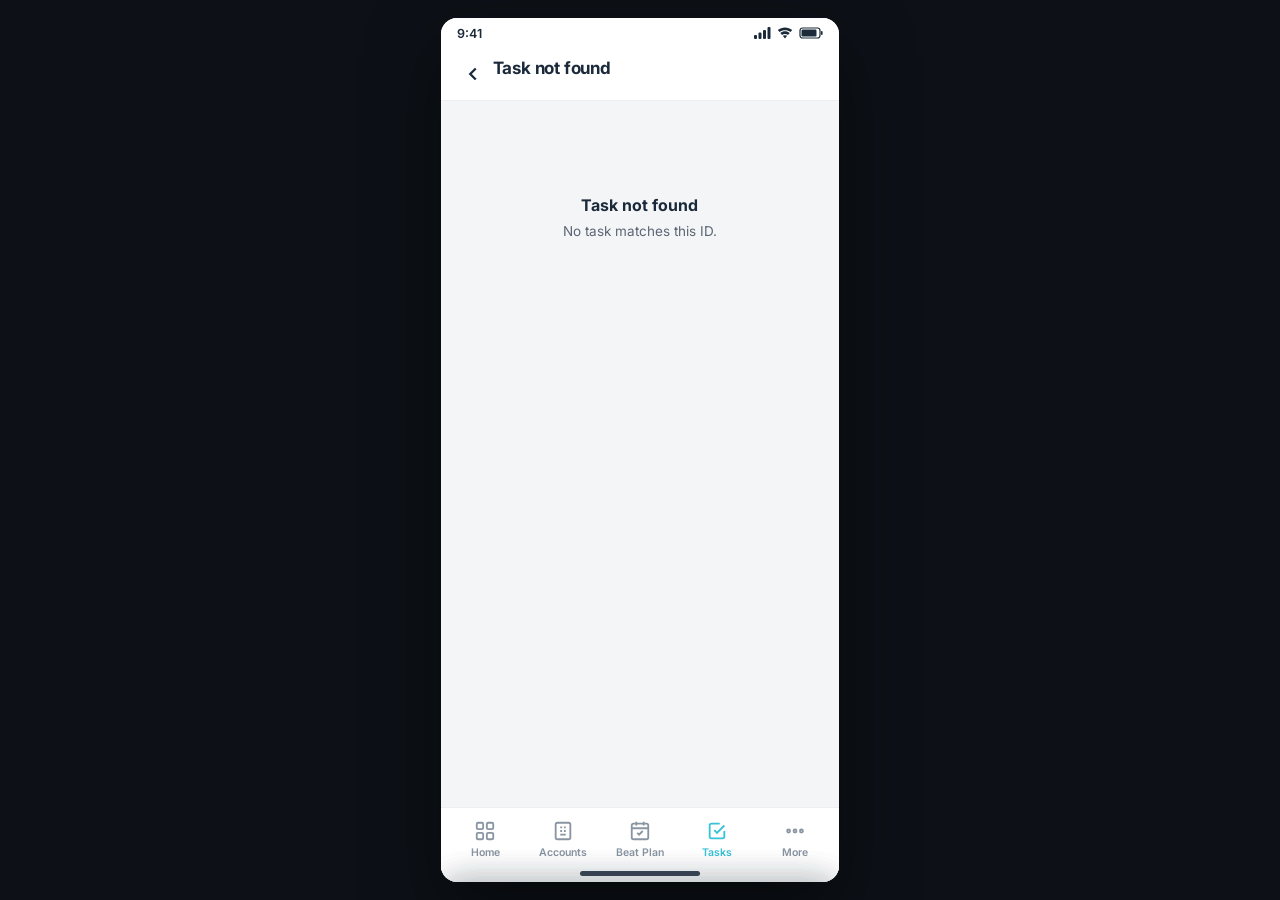
<file: tasks/index.html>
<!DOCTYPE html>
<html lang="en">
<head>
<meta charset="UTF-8"/>
<meta name="viewport" content="width=device-width,initial-scale=1.0,maximum-scale=1.0,user-scalable=no"/>
<title>Tasks · Sakra Sales</title>
<link rel="preconnect" href="https://fonts.googleapis.com">
<link rel="preconnect" href="https://fonts.gstatic.com" crossorigin>
<link href="https://fonts.googleapis.com/css2?family=Inter:wght@400;600;700&display=swap" rel="stylesheet">
<link rel="stylesheet" href="/assets/styles.css">
</head>
<body>
<div class="device" id="device">
  <div class="stage">

    <!-- LIST -->
    <div class="screen-view" id="view-list">
      <div class="appheader">
        <div class="header-row">
          <h1 class="page-title">Tasks</h1>
          <div style="display:flex;align-items:center;gap:12px;">
            <span class="daterange" onclick="snack('Date filter — built next.')">
              <svg width="15" height="15" viewBox="0 0 24 24" fill="none" stroke="currentColor" stroke-width="2"><rect x="3" y="4" width="18" height="17" rx="2"/><path d="M3 9h18M8 2v4M16 2v4"/></svg>
              <span>14 Jun – 16 Jun</span>
              <svg class="chev" width="13" height="13" viewBox="0 0 24 24" fill="none" stroke="currentColor" stroke-width="2.5"><path d="M6 9l6 6 6-6"/></svg>
            </span>
            <div class="avatar" onclick="location.href='/profile'">RH</div>
          </div>
        </div>
      </div>
      <div class="chiprow" id="task-chips"></div>
      <div class="searchwrap"><div class="search">
        <svg width="18" height="18" viewBox="0 0 24 24" fill="none" stroke="currentColor" stroke-width="2"><circle cx="11" cy="11" r="7"/><path d="M21 21l-4.3-4.3"/></svg>
        <input id="task-search" placeholder="Search by name, task ID, keyword" oninput="renderTasks()">
      </div></div>
      <div class="toolsrow">
        <span class="count" id="task-count">— tasks</span>
        <div class="tools">
          <button class="iconbtn" onclick="openSheet('t-sort')" title="Sort"><svg width="16" height="16" viewBox="0 0 24 24" fill="none" stroke="currentColor" stroke-width="2"><path d="M3 6h12M3 12h9M3 18h6M17 7v12M17 19l3-3M17 19l-3-3"/></svg></button>
          <button class="iconbtn" onclick="openSheet('t-filter')" title="Filter"><svg width="16" height="16" viewBox="0 0 24 24" fill="none" stroke="currentColor" stroke-width="2"><path d="M3 5h18l-7 8v6l-4 2v-8z"/></svg></button>
          <button class="plan-reopt-btn" onclick="openSheet('newtask')"><svg width="13" height="13" viewBox="0 0 24 24" fill="none" stroke="currentColor" stroke-width="2.4"><path d="M12 5v14M5 12h14"/></svg>New</button>
        </div>
      </div>
      <div class="screen"><div class="pad" id="task-list" style="padding-top:0;"></div></div>
    </div>

    <!-- DETAIL (B2B-style) -->
    <div class="screen-view" id="view-detail">
      <div class="tk-topbar">
        <a class="tk-back" href="/tasks" onclick="event.preventDefault();bucketGo('/tasks');">
          <svg width="22" height="22" viewBox="0 0 24 24" fill="none" stroke="currentColor" stroke-width="2.5"><path d="M15 18l-6-6 6-6"/></svg>
        </a>
        <div class="tk-title-block">
          <div class="tk-id" id="td-id">Task #—</div>
          <div class="tk-id-sub" id="td-sub">Created on —</div>
        </div>
      </div>
      <div class="screen"><div style="padding:0 0 24px;" id="td-body"></div></div>
      <div class="tk-footer">
        <button class="btn btn-primary" onclick="openEdit()">Update Task</button>
      </div>
    </div>

    <!-- EDIT (Update form) -->
    <div class="screen-view" id="view-edit">
      <div class="tk-topbar">
        <button class="tk-back" onclick="closeEdit()">
          <svg width="22" height="22" viewBox="0 0 24 24" fill="none" stroke="currentColor" stroke-width="2.5"><path d="M15 18l-6-6 6-6"/></svg>
        </button>
        <div class="tk-title-block">
          <div class="tk-id" id="te-id">Update Task #—</div>
        </div>
      </div>
      <div class="screen"><div id="te-body"></div></div>
      <div class="tk-footer">
        <button class="btn btn-primary" onclick="saveEdit()">Update Task</button>
      </div>
    </div>

  </div>

  <!-- Sort sheet -->
  <div class="sheet-backdrop" id="t-sort-backdrop" onclick="closeSheet('t-sort')"></div>
  <div class="bottom-sheet" id="t-sort-sheet">
    <div class="sheet-handle"></div>
    <div class="sheet-header">
      <span class="sheet-title">Sort tasks by</span>
      <button class="sheet-close" onclick="closeSheet('t-sort')"><svg width="14" height="14" viewBox="0 0 24 24" fill="none" stroke="currentColor" stroke-width="2.5"><path d="M18 6L6 18M6 6l12 12"/></svg></button>
    </div>
    <div class="sf-list" id="t-sort-list"></div>
    <div class="sheet-footer">
      <button class="btn secondary" onclick="closeSheet('t-sort')">Cancel</button>
      <button class="btn btn-primary" onclick="applyTasksSort()">Apply</button>
    </div>
  </div>

  <!-- Filter sheet -->
  <div class="sheet-backdrop" id="t-filter-backdrop" onclick="closeSheet('t-filter')"></div>
  <div class="bottom-sheet" id="t-filter-sheet">
    <div class="sheet-handle"></div>
    <div class="sheet-header">
      <span class="sheet-title">Filters</span>
      <button class="sheet-close" onclick="closeSheet('t-filter')"><svg width="14" height="14" viewBox="0 0 24 24" fill="none" stroke="currentColor" stroke-width="2.5"><path d="M18 6L6 18M6 6l12 12"/></svg></button>
    </div>
    <div class="sf-section">
      <div class="sf-section-h">Priority</div>
      <div class="sf-chips" id="t-filter-prio"></div>
    </div>
    <div class="sf-section">
      <div class="sf-section-h">Task type</div>
      <div class="sf-chips" id="t-filter-type"></div>
    </div>
    <div class="sf-section">
      <div class="sf-toggle">
        <div>
          <div class="sf-toggle-t">Show overdue only</div>
          <div class="sf-toggle-sub">Hide tasks not yet past their due date</div>
        </div>
        <div class="sf-switch" id="t-filter-overdue" onclick="toggleOverdueSwitch(this)"></div>
      </div>
    </div>
    <div class="sheet-footer">
      <button class="btn secondary" onclick="resetTasksFilter()">Reset</button>
      <button class="btn btn-primary" onclick="applyTasksFilter()">Apply</button>
    </div>
  </div>

  <!-- New task sheet -->
  <div class="sheet-backdrop" id="newtask-backdrop" onclick="closeSheet('newtask')"></div>
  <div class="bottom-sheet" id="newtask-sheet">
    <div class="sheet-handle"></div>
    <div class="sheet-header"><span class="sheet-title">New task</span>
      <button class="sheet-close" onclick="closeSheet('newtask')"><svg width="14" height="14" viewBox="0 0 24 24" fill="none" stroke="currentColor" stroke-width="2.5"><path d="M18 6L6 18M6 6l12 12"/></svg></button></div>
    <div class="co-section"><label class="tke-label">Title <span class="req" style="color:var(--red)">*</span></label><input class="tke-input" id="nt-title" placeholder="e.g. Follow up on referral commitment" style="font-size:16px;"></div>
    <div class="co-section"><label class="tke-label">Account</label><select class="tke-select" id="nt-account"></select></div>
    <div class="co-section"><label class="tke-label">Task type</label><select class="tke-select" id="nt-type"></select></div>
    <div class="co-section"><label class="tke-label">Priority</label><select class="tke-select" id="nt-prio"><option>High</option><option>Med</option><option>Low</option></select></div>
    <div class="co-section"><label class="tke-label">Due</label><input class="tke-input" id="nt-due" placeholder="e.g. 20 Jun, 10:00 AM" style="font-size:16px;"></div>
    <div class="sheet-footer"><button class="btn secondary" onclick="closeSheet('newtask')">Cancel</button><button class="btn btn-primary" onclick="createTask()">Create task</button></div>
  </div>
</div>

<script src="/assets/data.js"></script>
<script src="/assets/shell.js"></script>
<script>
initShell('tasks');

const ts={
  status:"All",sort:"prio",
  filter:{prio:[],type:[],overdue:false},
  sortDraft:"prio",
  filterDraft:{prio:[],type:[],overdue:false},
};
const T_SORTS=[
  {k:"prio",l:"Highest priority"},
  {k:"new",l:"Newest first"},
  {k:"old",l:"Oldest first"},
  {k:"updated",l:"Recently updated"},
  {k:"due",l:"Soonest due"},
];
const PRIO_CLASS={High:'high',Med:'med',Low:'low'};
const DOT_FOR=t=>t.overdue?'var(--red)':(t.status==='Completed'?'var(--green)':t.status==='In Progress'?'var(--teal)':t.status==='Denied'?'var(--gray-dot)':'var(--teal)');

function renderChips(){document.getElementById('task-chips').innerHTML=["All","Open","In Progress","Completed","Denied"].map(c=>`<button class="chip ${ts.status===c?'active':''}" onclick="setStatus('${c}')">${c}</button>`).join('');}
function setStatus(s){ts.status=s;renderChips();renderTasks();}

/* ── Sort & Filter sheets ── */
const _openSheetOrig=openSheet;
openSheet=function(id){
  if(id==='t-sort') populateTasksSortSheet();
  if(id==='t-filter') populateTasksFilterSheet();
  if(id==='newtask') populateNewTask();
  _openSheetOrig(id);
};

/* New task */
function populateNewTask(){
  document.getElementById('nt-account').innerHTML=(typeof ACCOUNTS!=='undefined'?ACCOUNTS:[]).map(a=>`<option value="${slugify(a.name)}">${a.name}</option>`).join('');
  document.getElementById('nt-type').innerHTML=(typeof TASK_TYPES!=='undefined'?TASK_TYPES:['Referral follow-up']).map(t=>`<option>${t}</option>`).join('');
  document.getElementById('nt-title').value=''; document.getElementById('nt-due').value='';
}
function createTask(){
  const title=(document.getElementById('nt-title').value||'').trim();
  if(!title){ snack('Please enter a task title.'); return; }
  const slug=document.getElementById('nt-account').value;
  const acc=ACCOUNTS.find(a=>slugify(a.name)===slug);
  const contact=(acc&&acc.contacts&&acc.contacts[0])?acc.contacts[0].n:'—';
  const id=Math.max(...TASKS.map(t=>t.id))+1;
  TASKS.unshift({id,title,type:document.getElementById('nt-type').value,status:'Open',prio:document.getElementById('nt-prio').value,
    doctor:contact,clinic:acc?acc.name:'—',accountSlug:slug,due:(document.getElementById('nt-due').value||'').trim()||'TBD',overdue:false,updated:0});
  closeSheet('newtask');
  ts.status='All'; renderChips(); renderTasks();
  snack('Task created.');
}
function populateTasksSortSheet(){
  ts.sortDraft=ts.sort;
  document.getElementById('t-sort-list').innerHTML=T_SORTS.map(s=>`
    <div class="sf-option ${ts.sortDraft===s.k?'sel':''}" onclick="pickTSort('${s.k}')">
      <span class="sf-option-t">${s.l}</span><span class="sf-radio"></span>
    </div>`).join('');
}
function pickTSort(k){ts.sortDraft=k;document.querySelectorAll('#t-sort-list .sf-option').forEach((el,i)=>el.classList.toggle('sel',T_SORTS[i].k===k));}
function applyTasksSort(){ts.sort=ts.sortDraft;closeSheet('t-sort');renderTasks();}

function populateTasksFilterSheet(){
  ts.filterDraft={prio:[...ts.filter.prio],type:[...ts.filter.type],overdue:ts.filter.overdue};
  document.getElementById('t-filter-prio').innerHTML=["High","Med","Low"].map(p=>`<button class="sf-chip-multi ${ts.filterDraft.prio.includes(p)?'sel':''}" onclick="toggleTFilter('prio','${p}',this)">${p==='Med'?'Medium':p}</button>`).join('');
  const types=[...new Set(TASKS.map(t=>t.type))].sort();
  document.getElementById('t-filter-type').innerHTML=types.map(t=>`<button class="sf-chip-multi ${ts.filterDraft.type.includes(t)?'sel':''}" onclick="toggleTFilter('type','${t.replace(/'/g,"\\'")}',this)">${t}</button>`).join('');
  document.getElementById('t-filter-overdue').classList.toggle('on',ts.filterDraft.overdue);
}
function toggleTFilter(group,val,btn){
  const list=ts.filterDraft[group];
  const i=list.indexOf(val);
  if(i>=0) list.splice(i,1); else list.push(val);
  btn.classList.toggle('sel');
}
function toggleOverdueSwitch(el){ts.filterDraft.overdue=!ts.filterDraft.overdue;el.classList.toggle('on',ts.filterDraft.overdue);}
function applyTasksFilter(){ts.filter={prio:[...ts.filterDraft.prio],type:[...ts.filterDraft.type],overdue:ts.filterDraft.overdue};closeSheet('t-filter');renderTasks();}
function resetTasksFilter(){ts.filterDraft={prio:[],type:[],overdue:false};populateTasksFilterSheet();}

function renderTasks(){
  const q=(document.getElementById('task-search').value||'').toLowerCase();
  let rows=TASKS.filter(t=>{
    const s=ts.status==='All'||t.status===ts.status;
    const prioOk=!ts.filter.prio.length||ts.filter.prio.includes(t.prio);
    const typeOk=!ts.filter.type.length||ts.filter.type.includes(t.type);
    const overdueOk=!ts.filter.overdue||t.overdue;
    const m=!q||t.title.toLowerCase().includes(q)||t.doctor.toLowerCase().includes(q)||String(t.id).includes(q)||t.type.toLowerCase().includes(q);
    return s&&prioOk&&typeOk&&overdueOk&&m;
  });
  if(ts.sort==="prio"){const o={High:0,Med:1,Low:2};rows=[...rows].sort((a,b)=>o[a.prio]-o[b.prio]);}
  else if(ts.sort==="new") rows=[...rows].sort((a,b)=>b.id-a.id);
  else if(ts.sort==="old") rows=[...rows].sort((a,b)=>a.id-b.id);
  else if(ts.sort==="updated") rows=[...rows].sort((a,b)=>a.updated-b.updated);
  else if(ts.sort==="due") rows=[...rows].sort((a,b)=>(b.overdue?1:0)-(a.overdue?1:0)||a.id-b.id);
  document.getElementById('task-count').textContent=`${rows.length} task${rows.length!==1?'s':''}`;
  const list=document.getElementById('task-list');
  if(!rows.length){list.innerHTML='<div class="empty"><div class="et">No tasks here</div><div class="ed">Nothing in this status yet.</div></div>';return;}
  list.innerHTML=rows.map(t=>`
    <div class="card" onclick="bucketGo('/tasks/${t.id}')">
      <div class="card-top"><span class="dotline"><span class="dot" style="background:${DOT_FOR(t)}"></span><span class="card-title">${t.title}</span></span><span class="card-id">#${t.id}</span></div>
      <div class="inner"><div class="line">${t.doctor} <span style="color:var(--ink-3)">·</span> ${t.clinic}</div><div class="line sub"><span class="accent">${t.type}</span> · Assigned to you</div></div>
      <div class="card-foot">
        <span class="foot-meta ${t.overdue?'danger':''}"><svg width="14" height="14" viewBox="0 0 24 24" fill="none" stroke="currentColor" stroke-width="2"><circle cx="12" cy="12" r="9"/><path d="M12 7v5l3 2"/></svg>Due ${t.due}</span>
        <span class="flag ${PRIO_CLASS[t.prio]}"><svg width="13" height="13" viewBox="0 0 24 24" fill="none" stroke="currentColor" stroke-width="2.2"><path d="M5 21V4h11l-2 4 2 4H5"/></svg>${t.prio}</span>
      </div>
    </div>`).join('');
}

/* ── Detail view (B2B-task style) ── */
const STATUS_TO_DISPLAY={Open:"Pending","In Progress":"In Progress",Completed:"Done",Denied:"Cancelled"};
const DISPLAY_TO_STATUS={Pending:"Open","In Progress":"In Progress",Done:"Completed",Cancelled:"Denied"};
let __editState=null;
let __editSnap=null;
let __historyOpen=true;

function tkRow(label,val){return `<div class="tk-row"><span class="tk-row-label">${label}</span><span class="tk-row-value">${val}</span></div>`;}

function aiTaskSummary(t){
  const prio=t.prio==='High'?'High-priority':t.prio==='Med'?'Medium-priority':'Low-priority';
  const verb=({"Referral follow-up":"follow up on referrals","Activity execution":"organise the camp/activity","MOU follow-up":"progress the corporate MOU","Lead nurturing":"nurture the lead","Query":"close a query"}[t.type])||'follow up';
  const goal=t.title.toLowerCase().replace(/^[a-z]/, m=>m).replace(/[.!?]+$/,'');
  const where=`${t.doctor} at ${t.clinic}`;
  const due=t.overdue
    ? `It's <strong>overdue</strong> (was due ${t.due}) — recommend reaching out today before it ages further.`
    : `Due ${t.due}; aim to action it well ahead of the deadline.`;
  const channel=t.prio==='High'
    ? `Given the priority, a same-day in-person touch or call is best.`
    : t.prio==='Med'
    ? `A short call or message thread should resolve this efficiently.`
    : `A written follow-up is sufficient — no need for an in-person visit.`;
  return `${prio} ${t.type.toLowerCase()} to ${verb} with ${where}: "${goal}". ${due} ${channel}`;
}

/* Persistent history per task — generated once, mutated on edits */
const __taskHistories={};
function getHistory(t){
  if(!__taskHistories[t.id]) __taskHistories[t.id]=buildHistory(t);
  return __taskHistories[t.id];
}
function pushHistoryEvent(taskId,evt){
  if(!__taskHistories[taskId]) __taskHistories[taskId]=[];
  __taskHistories[taskId].unshift({active:false,by:"Raj Hussain",...evt});
  /* prior most-recent loses its "active" highlight */
  if(__taskHistories[taskId].length>1) __taskHistories[taskId][1].active=false;
  __taskHistories[taskId][0].active=true;
}
function nowStamp(){
  const d=new Date();
  const months=['Jan','Feb','Mar','Apr','May','Jun','Jul','Aug','Sep','Oct','Nov','Dec'];
  let h=d.getHours(),m=d.getMinutes();
  const ap=h>=12?'PM':'AM'; h=h%12||12;
  return `${d.getDate()} ${months[d.getMonth()]}'26, ${String(h).padStart(2,'0')}:${String(m).padStart(2,'0')} ${ap}`;
}

function buildHistory(t){
  const ds=STATUS_TO_DISPLAY[t.status]||t.status;
  const prioName=t.prio==='Med'?'Medium':t.prio;
  const mod=t.id%5;
  const attachNames=['evidence-pack.pdf','CME-invite.png','sample-batch.xlsx','product-brief.pdf','site-photo.jpg'];
  const attachSizes=['2.1 MB','480 KB','58 KB','1.4 MB','3.2 MB'];
  const remarks=[
    'Spoke with clinic admin — Dr. is available between 3–5 PM.',
    'Confirmed sample stock at Bengaluru warehouse, ready for dispatch.',
    'Doctor reviewed the brochure and asked for the Phase-III deck.',
    'Re-aligned scope after legal review — payer angle in next iteration.',
    'Connected with KOL team, awaiting their input on the agenda.',
  ];
  return [
    {date:"14 Jun'26, 5:20 PM",event:"Task Updated",meta:`Status: <strong>${ds}</strong>`,by:"Sakra Admin",active:true},
    {date:"13 Jun'26, 1:14 PM",event:"Remark added",meta:`"${remarks[mod]}"`,by:"Raj Hussain",active:false},
    {date:"12 Jun'26, 4:38 PM",event:"Attachment added",meta:`<strong>${attachNames[mod]}</strong> · ${attachSizes[mod]}`,by:"Raj Hussain",active:false},
    {date:"10 Jun'26, 11:12 AM",event:"Priority changed",meta:`Set to <strong>${prioName}</strong>`,by:"Raj Hussain",active:false},
    {date:"7 Jun'26, 6:42 PM",event:"Task Created",meta:"",by:"Sakra Admin",active:false},
  ];
}

function renderDetail(id){
  const t=findTaskById(id);
  if(!t){
    document.getElementById('td-id').textContent='Task not found';
    document.getElementById('td-sub').textContent='';
    document.getElementById('td-body').innerHTML='<div class="empty" style="margin:40px 24px;"><div class="et">Task not found</div><div class="ed">No task matches this ID.</div></div>';
    document.querySelector('#view-detail .tk-footer').style.display='none';
    return;
  }
  document.querySelector('#view-detail .tk-footer').style.display='';
  __editState={
    id:t.id,
    title:t.title,
    type:t.type,
    priority:t.prio,
    status:STATUS_TO_DISPLAY[t.status]||t.status,
    assignee:"Raj Hussain",
    remarks:"Task is currently on hold pending further follow-up and approval. Assigned agent to confirm doctor's availability and reschedule the drop-off this week.",
    account:t.clinic,
    contact:t.doctor,
    visitType:t.type,
    createdAt:"07 May'26, 2:55 PM",
    dueAt:t.due+", 2026",
    attachments:[],
  };
  /* Keep a snapshot to detect what the user actually changed on save */
  __editSnap={...__editState,attachments:[...__editState.attachments]};
  __historyOpen=true;

  document.getElementById('td-id').textContent=`Task #${t.id}`;
  document.getElementById('td-sub').textContent=`Created on ${__editState.createdAt.replace(/, /,' — ')}`;

  const dispStatus=__editState.status;
  const history=getHistory(t);

  document.getElementById('td-body').innerHTML=`
    <div class="tk-banner">
      <div class="tk-ai-row">
        <span class="tk-ai-badge">
          <svg width="10" height="10" viewBox="0 0 24 24" fill="currentColor"><path d="M12 2l2.4 6.6L21 11l-6.6 2.4L12 20l-2.4-6.6L3 11l6.6-2.4L12 2zM19 3l.8 2.2L22 6l-2.2.8L19 9l-.8-2.2L16 6l2.2-.8L19 3z"/></svg>
          AI summary
        </span>
      </div>
      <div class="tk-banner-summary">${aiTaskSummary(t)}</div>
    </div>
    <div class="tk-card" style="margin-top:14px;">
      <div class="tk-card-title">${t.title}</div>
      <div class="tk-pill-row">
        <span class="tk-prio-pill ${PRIO_CLASS[t.prio]}">${t.prio==='Med'?'Medium':t.prio}</span>
      </div>
      <div class="tk-divider"></div>
      ${tkRow('Status',dispStatus)}
      ${tkRow('Priority',t.prio==='Med'?'Medium':t.prio)}
      ${tkRow('Due Date',__editState.dueAt)}
      ${tkRow('Created At',__editState.createdAt)}
      ${tkRow('Task Type',t.type)}
      ${t.accountSlug?`<a class="tk-row" style="text-decoration:none;" href="/accounts/${t.accountSlug}" onclick="event.preventDefault();location.href='/accounts/${t.accountSlug}'"><span class="tk-row-label">Account Name</span><span class="tk-row-value" style="color:var(--teal-press);">${t.clinic} ›</span></a>`:tkRow('Account Name',t.clinic)}
      ${tkRow('Contact Name',t.doctor)}
      <div class="tk-desc-block">
        <div class="tk-desc-head">
          <svg width="14" height="14" viewBox="0 0 24 24" fill="currentColor"><path d="M9 7c-2 0-4 1.5-4 4v6h6v-6H8c0-2 1-3 3-3V7zm9 0c-2 0-4 1.5-4 4v6h6v-6h-3c0-2 1-3 3-3V7z"/></svg>
          Remarks
        </div>
        <div class="tk-desc-text" id="td-desc">${__editState.remarks.length>118?__editState.remarks.slice(0,118)+'<span class="read-more" onclick="toggleDesc(this)">.... Read More</span>':__editState.remarks}</div>
      </div>
    </div>
    <div class="tk-history ${__historyOpen?'open':''}" id="td-history">
      <div class="tk-history-head" onclick="toggleHistory()">
        <span class="tk-history-h">Task History</span>
        <svg class="tk-history-chev" width="18" height="18" viewBox="0 0 24 24" fill="none" stroke="currentColor" stroke-width="2.5"><path d="M6 9l6 6 6-6"/></svg>
      </div>
      <div class="tk-history-body">
        ${history.map(h=>`
          <div class="tk-tl-item">
            <div class="tk-tl-left">
              <div class="tk-tl-dot ${h.active?'active':'past'}"></div>
              <div class="tk-tl-line"></div>
            </div>
            <div class="tk-tl-body">
              <div class="tk-tl-date">${h.date}</div>
              <div class="tk-tl-card">
                <div class="tk-tl-event">${h.event}</div>
                ${h.meta?`<div class="tk-tl-meta">${h.meta}</div>`:''}
                <div class="tk-tl-by">Updated By ${h.by}</div>
              </div>
            </div>
          </div>`).join('')}
      </div>
    </div>`;
  document.querySelector('#view-detail .screen').scrollTop=0;
}

function toggleHistory(){
  __historyOpen=!__historyOpen;
  document.getElementById('td-history').classList.toggle('open',__historyOpen);
}
function toggleDesc(el){
  el.parentElement.innerHTML=__editState.remarks;
}

/* ── Edit form ── */
function openEdit(){
  if(!__editState) return;
  renderEdit();
  showView('edit');
  history.pushState({},'',`/tasks/${__editState.id}#edit`);
  document.querySelector('#view-edit .screen').scrollTop=0;
}
function closeEdit(){
  showView('detail');
  history.pushState({},'',`/tasks/${__editState.id}`);
}
const ASSIGNEE_OPTIONS=["Raj Hussain (You)","Priya Sharma","Arjun Mehta","Kavita Reddy","Sanjay Kumar","Field Ops Pool"];
const ALLOWED_EXTS=["pdf","xls","xlsx","jpg","jpeg","png"];
const MAX_BYTES=10*1024*1024;
const EXT_ICON={pdf:"PDF",xls:"XLS",xlsx:"XLS",jpg:"IMG",jpeg:"IMG",png:"IMG"};

function fmtBytes(b){
  if(b<1024) return b+" B";
  if(b<1024*1024) return (b/1024).toFixed(0)+" KB";
  return (b/(1024*1024)).toFixed(1)+" MB";
}

function saveEdit(){
  /* Capture form values first */
  const newRemarks=(document.getElementById('te-remarks')?.value||'').trim();
  const newTitle=(document.getElementById('te-title')?.value||'').trim();
  __editState.title=newTitle||__editState.title;
  __editState.remarks=newRemarks;

  /* Detect what actually changed and add audit entries */
  const taskId=__editState.id;
  const snap=__editSnap||{};
  if(__editState.title!==snap.title){
    pushHistoryEvent(taskId,{date:nowStamp(),event:"Title updated",meta:`Set to <strong>${__editState.title}</strong>`});
  }
  if(__editState.status!==snap.status){
    pushHistoryEvent(taskId,{date:nowStamp(),event:"Status changed",meta:`Set to <strong>${__editState.status}</strong>`});
  }
  if(__editState.priority!==snap.priority){
    const pn=__editState.priority==='Med'?'Medium':__editState.priority;
    pushHistoryEvent(taskId,{date:nowStamp(),event:"Priority changed",meta:`Set to <strong>${pn}</strong>`});
  }
  if(__editState.visitType!==snap.visitType){
    pushHistoryEvent(taskId,{date:nowStamp(),event:"Task type changed",meta:`Set to <strong>${__editState.visitType}</strong>`});
  }
  if(newRemarks && newRemarks!==(snap.remarks||'')){
    const preview=newRemarks.length>120?newRemarks.slice(0,120)+'…':newRemarks;
    pushHistoryEvent(taskId,{date:nowStamp(),event:"Remarks added",meta:`"${preview}"`});
  }
  (__editState.attachments||[]).forEach(a=>{
    const wasThere=(snap.attachments||[]).some(s=>s.name===a.name && s.size===a.size);
    if(!wasThere) pushHistoryEvent(taskId,{date:nowStamp(),event:"Attachment added",meta:`<strong>${a.name}</strong> · ${fmtBytes(a.size)}`});
  });
  snack('Task updated.');
  setTimeout(()=>closeEdit(),700);
}

function renderEdit(){
  const e=__editState;
  document.getElementById('te-id').textContent=`Update Task #${e.id}`;
  const statuses=["Pending","In Progress","Done","Cancelled"];
  const priorities=["High","Medium","Low"];
  const types=["Referral follow-up","Activity execution","MOU follow-up","Lead nurturing","Query"];
  const eFullPrio=e.priority==='Med'?'Medium':e.priority;
  const attachListHTML=(e.attachments||[]).map((a,i)=>`
    <div class="attach-chip">
      <span class="attach-chip-ic">${EXT_ICON[a.name.split('.').pop().toLowerCase()]||'FILE'}</span>
      <div class="attach-chip-info">
        <div class="attach-chip-name">${a.name}</div>
        <div class="attach-chip-size">${fmtBytes(a.size)}</div>
      </div>
      <button class="attach-chip-remove" onclick="removeAttach(${i})" aria-label="Remove"><svg width="14" height="14" viewBox="0 0 24 24" fill="none" stroke="currentColor" stroke-width="2.4"><path d="M18 6L6 18M6 6l12 12"/></svg></button>
    </div>`).join('');

  document.getElementById('te-body').innerHTML=`
    <div class="tke-header-card">
      <div class="tke-account">${e.account}</div>
      <div class="tke-row">
        <span class="tke-row-title">${e.title}</span>
        <span class="tk-prio-pill ${PRIO_CLASS[e.priority]}">${eFullPrio}</span>
        <span class="tk-status-pill">${e.status}</span>
      </div>
    </div>
    <div class="tke-form">
      <div class="tke-field">
        <label class="tke-label">Title <span class="req">*</span></label>
        <input class="tke-input" id="te-title" value="${e.title.replace(/"/g,'&quot;')}"/>
      </div>
      <div class="tke-field">
        <label class="tke-label">Task type</label>
        <select class="tke-select" id="te-type" onchange="__editState.visitType=this.value">${types.map(t=>`<option ${t===e.visitType?'selected':''}>${t}</option>`).join('')}</select>
      </div>
      <div class="tke-field">
        <label class="tke-label">Priority</label>
        <div class="tke-chips" id="te-prio">
          ${priorities.map(p=>{
            const sel=p===eFullPrio;
            const cls=p==='High'?'sel':p==='Medium'?'sel-amber':'sel-low';
            return `<button class="tke-chip ${sel?cls:''}" onclick="pickPrio('${p}')">${p}</button>`;
          }).join('')}
        </div>
      </div>
      <div class="tke-field">
        <label class="tke-label">Status <span class="req">*</span></label>
        <div class="tke-chips" id="te-status">
          ${statuses.map(s=>`<button class="tke-chip ${s===e.status?'sel-status':''}" onclick="pickStatus('${s}')">${s}</button>`).join('')}
        </div>
      </div>
      <div class="tke-field">
        <label class="tke-label">Remarks</label>
        <textarea class="tke-textarea" id="te-remarks" placeholder="Add a note — anything new the team should know">${e.remarks||''}</textarea>
      </div>
      <div class="tke-field">
        <label class="tke-label">Attachments</label>
        <input class="attach-input" id="te-attach" type="file" multiple accept=".pdf,.xls,.xlsx,.jpg,.jpeg,.png,application/pdf,application/vnd.ms-excel,application/vnd.openxmlformats-officedocument.spreadsheetml.sheet,image/jpeg,image/png" onchange="onAttachPick(event)"/>
        <button class="attach-btn" type="button" onclick="document.getElementById('te-attach').click()">
          <svg width="15" height="15" viewBox="0 0 24 24" fill="none" stroke="currentColor" stroke-width="2"><path d="M21.44 11.05l-9.19 9.19a6 6 0 0 1-8.49-8.49l9.19-9.19a4 4 0 0 1 5.66 5.66l-9.2 9.19a2 2 0 0 1-2.83-2.83l8.49-8.48"/></svg>
          Add files
        </button>
        <div class="attach-help">Accepted: PDF, XLS, XLSX, JPG, PNG · up to 10 MB each.</div>
        <div class="attach-err" id="te-attach-err" style="display:none;"></div>
        <div class="attach-list" id="te-attach-list">${attachListHTML}</div>
      </div>
    </div>`;
}

function onAttachPick(e){
  const files=Array.from(e.target.files||[]);
  const errEl=document.getElementById('te-attach-err');
  errEl.style.display='none'; errEl.textContent='';
  const accepted=[];
  const rejected=[];
  files.forEach(f=>{
    const ext=(f.name.split('.').pop()||'').toLowerCase();
    if(!ALLOWED_EXTS.includes(ext)) rejected.push(`${f.name} — file type not supported`);
    else if(f.size>MAX_BYTES) rejected.push(`${f.name} — exceeds 10 MB limit`);
    else accepted.push({name:f.name,size:f.size,ext});
  });
  __editState.attachments=[...(__editState.attachments||[]),...accepted];
  if(rejected.length){
    errEl.textContent=rejected.join(' · ');
    errEl.style.display='block';
  }
  e.target.value='';
  renderEdit();
}
function removeAttach(i){
  __editState.attachments.splice(i,1);
  renderEdit();
}

function pickPrio(p){
  __editState.priority=(p==='Medium')?'Med':p;
  renderEdit();
}
function pickStatus(s){
  __editState.status=s;
  renderEdit();
}

/* ── Router ── */
function showView(name){
  document.getElementById('view-list').classList.toggle('active',name==='list');
  document.getElementById('view-detail').classList.toggle('active',name==='detail');
  document.getElementById('view-edit').classList.toggle('active',name==='edit');
}

bucketRoute('/tasks',{
  list(){ showView('list'); renderChips(); renderTasks(); },
  detail(id){
    if(location.hash==='#edit' && __editState){ showView('edit'); return; }
    showView('detail'); renderDetail(id);
  },
});
</script>
</body>
</html>
</file>
<file: assets/styles.css>
/* ════════════════════════════════════════
   Shared design tokens + base styles
   ════════════════════════════════════════ */
:root{
  --teal:#37C2D8; --teal-press:#2AA7BC; --teal-deep:#1E8DA0; --teal-tint:#EAF7FA; --teal-tint-2:#DCF2F6;
  --bg:#F4F5F7; --surface:#FFFFFF; --border:#ECEEF1; --border-strong:#E2E5E9; --border-dashed:#E6E9EC;
  --ink:#1B2A3A; --ink-2:#5B6675; --ink-3:#8A95A3; --ink-4:#B4BDC6;
  --green:#2FA56C; --green-tint:#E7F5EE;
  --amber:#DD8A2A; --amber-tint:#FBF1E2;
  --red:#EF4A45; --red-tint:#FDECEB;
  --gray-dot:#B4BDC6;
  --f-display:26px; --f-h1:18px; --f-h2:16px; --f-sub:14.5px;
  --f-body:13.5px; --f-cap:12px; --f-label:11px;
  --r-card:16px; --r-inner:12px; --r-btn:12px; --r-pill:999px;
  --shadow-card:0 1px 3px rgba(27,42,58,.06);
  --shadow-sheet:0 -4px 32px rgba(27,42,58,.12);
}
*{box-sizing:border-box;-webkit-tap-highlight-color:transparent;}
html,body{margin:0;padding:0;}
body{
  font-family:'Inter',-apple-system,BlinkMacSystemFont,'Segoe UI',sans-serif;
  font-weight:400; background:#0d1117; color:var(--ink);
  display:flex; justify-content:center; align-items:center; min-height:100vh;
}
.device{position:relative;aspect-ratio:1440/3120;height:min(96vh,940px);width:auto;background:var(--bg);overflow:hidden;display:flex;flex-direction:column;box-shadow:0 30px 70px rgba(0,0,0,.5);border-radius:16px;}
@media(max-width:480px){body{background:var(--bg);}.device{width:100vw;height:100vh;max-height:none;aspect-ratio:auto;border-radius:0;box-shadow:none;}}
.statusbar{height:30px;flex:0 0 30px;background:var(--surface);display:flex;align-items:center;justify-content:space-between;padding:0 16px;font-size:12.5px;font-weight:600;color:var(--ink);}
.statusbar .right{display:flex;gap:6px;align-items:center;}
.stage{flex:1 1 auto;position:relative;overflow:hidden;min-height:0;}
.screen{flex:1 1 auto;overflow-y:auto;-webkit-overflow-scrolling:touch;min-height:0;}
.screen::-webkit-scrollbar{width:0;}
.pad{padding:14px 18px 32px;}

/* Headers */
.appheader,.chiprow,.searchwrap,.toolsrow{flex:0 0 auto;}
.appheader{background:var(--surface);padding:14px 18px 14px;}
.header-row{display:flex;align-items:center;justify-content:space-between;gap:12px;}
.page-title{font-size:22px;font-weight:700;letter-spacing:-.4px;margin:0;}
.greeting-block .hi{font-size:var(--f-display);font-weight:700;letter-spacing:-.6px;line-height:1.1;}
.greeting-block .meta{font-size:var(--f-cap);font-weight:400;color:var(--ink-2);margin-top:3px;}
.avatar{width:38px;height:38px;flex:0 0 38px;border-radius:50%;background:var(--teal);color:#fff;font-size:13px;font-weight:700;display:flex;align-items:center;justify-content:center;cursor:pointer;}

/* Date range pill */
.daterange{display:inline-flex;align-items:center;gap:7px;border:1px solid var(--border-strong);background:var(--surface);border-radius:var(--r-pill);padding:7px 13px;font-size:var(--f-body);font-weight:600;color:var(--ink);cursor:pointer;user-select:none;}
.daterange svg{color:var(--teal);}
.daterange .chev{color:var(--ink-3);}

/* Chips */
.chiprow{display:flex;gap:8px;overflow-x:auto;padding:0 18px 2px;background:var(--surface);}
.chiprow::-webkit-scrollbar{display:none;}
.appheader+.chiprow{padding-bottom:14px;}
.chip{flex:0 0 auto;border:none;cursor:pointer;background:#EEF0F3;color:var(--ink-2);padding:8px 16px;border-radius:var(--r-pill);font-family:'Inter',sans-serif;font-size:var(--f-body);font-weight:600;white-space:nowrap;transition:background .15s,color .15s;}
.chip.active{background:var(--teal);color:#fff;}

/* Search */
.searchwrap{padding:14px 18px 6px;background:var(--surface);}
.search{display:flex;align-items:center;gap:10px;border:1px solid var(--border-strong);border-radius:var(--r-btn);padding:11px 14px;background:var(--surface);}
.search svg{color:var(--ink-3);flex:0 0 auto;}
.search input{border:none;outline:none;font-family:'Inter',sans-serif;font-size:var(--f-sub);font-weight:400;width:100%;color:var(--ink);background:transparent;}
.search input::placeholder{color:var(--ink-3);font-weight:400;}

/* Tool row */
.toolsrow{display:flex;align-items:center;justify-content:space-between;padding:12px 18px 4px;}
.count{font-size:var(--f-sub);font-weight:700;color:var(--ink);}
.tools{display:flex;gap:8px;}
.iconbtn{width:36px;height:34px;border:1px solid var(--border-strong);background:var(--surface);border-radius:9px;cursor:pointer;display:flex;align-items:center;justify-content:center;color:var(--ink-2);}
.iconbtn:active{background:#F0F2F5;}

/* Cards */
.card{background:var(--surface);border:1px solid var(--border);border-radius:var(--r-card);padding:14px;margin:10px 0 0;box-shadow:var(--shadow-card);cursor:pointer;}
.card:active{background:#F8FAFB;}
.card-top{display:flex;align-items:flex-start;justify-content:space-between;gap:10px;}
.card-title{font-size:var(--f-h2);font-weight:700;color:var(--ink);line-height:1.25;flex:1 1 auto;min-width:0;word-break:break-word;}
.card-top-right{display:flex;align-items:center;gap:6px;flex:0 0 auto;flex-wrap:wrap;justify-content:flex-end;max-width:42%;}
.new-tag{font-size:9.5px;font-weight:800;letter-spacing:.4px;text-transform:uppercase;color:var(--teal-deep);background:var(--teal-tint);border:1px solid var(--teal-tint-2);padding:3px 7px;border-radius:var(--r-pill);}
.card.is-new{border-color:var(--teal-tint-2);background:linear-gradient(180deg,#F6FCFD 0%,#fff 70%);}
.foot-meta.no-visits,.foot-meta.no-visits svg{color:var(--ink-3);font-style:italic;}
.card-id{font-size:var(--f-cap);color:var(--ink-3);font-weight:600;flex:0 0 auto;padding-top:2px;}
.inner{background:var(--teal-tint);border-radius:var(--r-inner);padding:11px 12px;margin-top:11px;}
.inner .line{font-size:var(--f-body);font-weight:400;color:var(--ink);line-height:1.45;}
.inner .line.sub{color:var(--ink-2);margin-top:3px;}
.inner .accent{color:var(--teal);font-weight:600;}
.card-foot{display:flex;align-items:center;justify-content:space-between;margin-top:12px;gap:10px;}
.foot-meta{display:flex;align-items:center;gap:6px;font-size:var(--f-body);font-weight:400;color:var(--ink-2);}
.foot-meta svg{color:var(--ink-3);}
.foot-meta.danger,.foot-meta.danger svg{color:var(--red);}

/* Buttons */
.btn{border:none;cursor:pointer;font-family:'Inter',sans-serif;font-weight:700;border-radius:var(--r-btn);padding:10px 18px;font-size:var(--f-body);transition:background .15s,transform .05s;}
.btn:active{transform:scale(.97);}
.btn-primary{background:var(--teal);color:#fff;}
.btn-primary:active{background:var(--teal-press);}
.btn-ghost{background:transparent;color:var(--teal);padding:10px 6px;}
.btn-soft{background:var(--teal-tint);color:var(--teal-press);}

/* Atoms */
.dot{width:9px;height:9px;border-radius:50%;flex:0 0 9px;display:inline-block;}
.dotline{display:flex;align-items:center;gap:8px;}
.badge{font-size:var(--f-label);font-weight:700;letter-spacing:.2px;padding:3px 8px;border-radius:6px;flex:0 0 auto;}
.badge.tier1{background:var(--teal-tint-2);color:var(--teal-press);}
.badge.tier2{background:var(--amber-tint);color:var(--amber);}
.badge.tier3{background:#EEF0F3;color:var(--ink-2);}
.pill{font-size:var(--f-label);font-weight:700;padding:3px 9px;border-radius:var(--r-pill);border:1px solid;background:var(--surface);}
.pill.up{color:var(--teal-press);border-color:var(--teal);}
.pill.done{color:var(--green);border-color:#B7E2C9;background:var(--green-tint);}
.pill.miss{color:var(--red);border-color:#F6C2C0;background:var(--red-tint);}
.pill.wait{color:var(--amber);border-color:var(--amber);background:var(--amber-tint);}
.flag{display:inline-flex;align-items:center;gap:4px;font-size:var(--f-label);font-weight:700;}
.flag.high{color:var(--red);}.flag.med{color:var(--amber);}.flag.low{color:var(--ink-2);}
.section-h{font-size:var(--f-h1);font-weight:700;letter-spacing:-.3px;margin:22px 0 0;}
.empty{text-align:center;padding:54px 30px;color:var(--ink-2);}
.empty .ic{width:56px;height:56px;border-radius:16px;background:var(--teal-tint);color:var(--teal-press);display:flex;align-items:center;justify-content:center;margin:0 auto 14px;}
.empty .et{font-size:var(--f-h2);font-weight:700;color:var(--ink);}
.empty .ed{font-size:var(--f-body);font-weight:400;margin-top:6px;line-height:1.5;}

/* Bottom nav */
.bottomnav{flex:0 0 auto;background:var(--surface);border-top:1px solid var(--border);display:flex;padding:8px 6px calc(8px + env(safe-area-inset-bottom));}
.navitem{flex:1;border:none;background:transparent;cursor:pointer;font-family:'Inter',sans-serif;display:flex;flex-direction:column;align-items:center;gap:4px;padding:4px 0;color:var(--ink-3);font-size:10.5px;font-weight:600;text-decoration:none;}
.navitem.active{color:var(--teal);}
.navitem svg{display:block;}
.home-ind{height:5px;width:120px;background:#1B2A3A;border-radius:3px;margin:0 auto 6px;opacity:.85;}
.navwrap{background:var(--surface);}

/* Snackbar */
.snackbar{position:absolute;left:50%;bottom:104px;transform:translateX(-50%) translateY(20px);background:#1B2A3A;color:#fff;font-family:'Inter',sans-serif;font-size:var(--f-body);font-weight:600;padding:11px 18px;border-radius:10px;opacity:0;pointer-events:none;transition:opacity .22s,transform .22s;max-width:88%;text-align:center;z-index:50;}
.snackbar.show{opacity:1;transform:translateX(-50%) translateY(0);}

/* Screen views (within a bucket) */
.screen-view{position:absolute;inset:0;display:none;flex-direction:column;}
.screen-view.active{display:flex;}

/* ════════════════════════════════════════
   Dashboard
   ════════════════════════════════════════ */
.metric-grid{display:grid;grid-template-columns:1fr 1fr;gap:12px;}
.metric{background:var(--surface);border:1px solid var(--border);border-radius:var(--r-card);padding:16px;box-shadow:var(--shadow-card);}
.metric .ic{width:34px;height:34px;border-radius:10px;background:var(--teal-tint);display:flex;align-items:center;justify-content:center;color:var(--teal-press);margin-bottom:10px;}
.metric .num{font-size:26px;font-weight:700;letter-spacing:-.6px;line-height:1;}
.metric .lbl{font-size:var(--f-cap);font-weight:400;color:var(--ink-2);margin-top:5px;line-height:1.35;}
.beat-card{background:var(--surface);border:1px solid var(--border);border-radius:var(--r-card);padding:16px;box-shadow:var(--shadow-card);margin-top:12px;}
.beat-top{display:flex;justify-content:space-between;align-items:baseline;}
.beat-top .big{font-size:20px;font-weight:700;letter-spacing:-.3px;}
.beat-top .small{font-size:var(--f-cap);font-weight:600;color:var(--ink-2);}
.progress{height:7px;border-radius:var(--r-pill);background:#EEF0F3;margin:14px 0 12px;overflow:hidden;}
.progress>span{display:block;height:100%;background:var(--teal);border-radius:var(--r-pill);}
.beat-stats{display:flex;justify-content:space-between;text-align:center;}
.beat-stats div{flex:1;}
.beat-stats .v{font-size:18px;font-weight:700;}
.beat-stats .k{font-size:var(--f-label);font-weight:600;color:var(--ink-2);margin-top:2px;text-transform:uppercase;letter-spacing:.3px;}
.beat-stats .v.done{color:var(--green);}.beat-stats .v.rem{color:var(--teal-press);}.beat-stats .v.miss{color:var(--red);}
.qrow{display:flex;align-items:center;gap:13px;background:var(--surface);border:1px solid var(--border);border-radius:var(--r-card);padding:14px;margin-top:10px;cursor:pointer;box-shadow:var(--shadow-card);text-decoration:none;color:inherit;}
.qrow:active{background:#FAFBFC;}
.qrow .ic{width:36px;height:36px;border-radius:10px;background:var(--teal-tint);color:var(--teal-press);display:flex;align-items:center;justify-content:center;flex:0 0 36px;}
.qrow .qt{font-size:var(--f-sub);font-weight:700;flex:1;}
.qrow .chev{color:var(--ink-3);}

/* ════════════════════════════════════════
   Today's plan list
   ════════════════════════════════════════ */
.plan-date-bar{background:var(--surface);padding:10px 18px 12px;flex:0 0 auto;}
.plan-date-btn{position:relative;display:inline-flex;align-items:center;gap:8px;border:1px solid var(--border-strong);border-radius:var(--r-pill);padding:8px 13px;font-size:var(--f-body);font-weight:600;color:var(--ink);cursor:pointer;user-select:none;}
.plan-date-btn svg:first-child{color:var(--teal);}
.plan-date-btn .chev{color:var(--ink-3);}
.plan-date-btn input[type="date"]{position:absolute;inset:0;width:100%;height:100%;opacity:0;cursor:pointer;font-size:16px;border:none;background:transparent;}
.plan-statusbar{display:flex;gap:8px;overflow-x:auto;padding:0 18px 14px;background:var(--surface);border-bottom:1px solid var(--border);flex:0 0 auto;}
.plan-statusbar::-webkit-scrollbar{display:none;}
.plan-stat-chip{flex:0 0 auto;border:none;background:#EEF0F3;color:var(--ink-2);padding:8px 14px;border-radius:var(--r-pill);font-family:'Inter',sans-serif;font-size:var(--f-cap);font-weight:600;cursor:pointer;display:inline-flex;align-items:center;gap:7px;white-space:nowrap;transition:background .12s,color .12s;}
.plan-stat-chip:active{background:#E4E8EC;}
.plan-stat-chip.sel{background:var(--teal);color:#fff;}
.plan-stat-chip .ct{display:inline-flex;align-items:center;justify-content:center;min-width:18px;height:18px;font-size:10.5px;font-weight:700;padding:0 5px;border-radius:9px;background:rgba(27,42,58,.08);color:var(--ink-2);}
.plan-stat-chip.sel .ct{background:rgba(255,255,255,.22);color:#fff;}
.plan-count{font-size:var(--f-cap);color:var(--ink-2);font-weight:600;margin:4px 0 4px;padding:0 2px;}
.vc{background:var(--surface);border:1px solid var(--border);border-radius:var(--r-card);margin-top:10px;cursor:pointer;box-shadow:var(--shadow-card);overflow:hidden;transition:background .1s,border-color .15s;text-decoration:none;color:inherit;display:block;}
.vc:active{background:#F8FAFB;}
.vc.is-waiting{border-color:var(--amber);box-shadow:0 0 0 1px var(--amber) inset,var(--shadow-card);}
.vc-top{display:flex;align-items:center;justify-content:space-between;gap:10px;padding:13px 14px 0;}
.vc-time-wrap{display:inline-flex;align-items:baseline;gap:5px;color:var(--ink);}
.vc-time{font-size:13.5px;font-weight:700;letter-spacing:-.2px;}
.vc-ap{font-size:11px;font-weight:700;color:var(--ink-3);}
.vc-dur{font-size:11px;font-weight:600;color:var(--ink-3);margin-left:6px;}
.vc-status-pill{flex:0 0 auto;}
.vc-wait-badge{display:inline-flex;align-items:center;gap:4px;font-size:var(--f-label);font-weight:700;color:#fff;background:var(--amber);border-radius:var(--r-pill);padding:3px 9px;flex:0 0 auto;}
.vc-body{padding:8px 14px 0;}
.vc-name{font-size:15px;font-weight:700;color:var(--ink);line-height:1.3;overflow:hidden;text-overflow:ellipsis;white-space:nowrap;letter-spacing:-.15px;}
.vc-sub{display:flex;align-items:center;gap:6px;margin-top:3px;font-size:var(--f-cap);font-weight:400;color:var(--ink-2);}
.vc-sub .sp{font-weight:700;color:var(--ink-2);flex:0 0 auto;}
.vc-sub .dot-sep{color:var(--ink-4);}
.vc-sub .cl{overflow:hidden;text-overflow:ellipsis;white-space:nowrap;flex:1;min-width:0;}
.vc-foot{display:flex;align-items:center;justify-content:space-between;gap:10px;margin-top:12px;padding:10px 14px;border-top:1px dashed var(--border-dashed);}
.vc-vtype{display:inline-flex;align-items:center;gap:5px;font-size:var(--f-cap);font-weight:600;color:var(--ink-2);}
.vc-vtype svg{color:var(--teal-press);}
.vc-tips-btn{display:inline-flex;align-items:center;gap:6px;border:none;background:var(--teal-tint);color:var(--teal-deep);padding:6px 11px;border-radius:var(--r-pill);font-family:'Inter',sans-serif;font-size:11.5px;font-weight:700;cursor:pointer;}
.vc-tips-btn:active{background:var(--teal-tint-2);}

/* ════════════════════════════════════════
   Visit detail
   ════════════════════════════════════════ */
.vd-topbar{background:var(--surface);padding:8px 12px 8px;display:flex;align-items:center;gap:6px;border-bottom:1px solid var(--border);flex:0 0 auto;}
.vd-back{width:36px;height:36px;border:none;background:transparent;cursor:pointer;display:flex;align-items:center;justify-content:center;color:var(--ink);flex:0 0 36px;border-radius:50%;text-decoration:none;}
.vd-back:active{background:#F0F2F5;}
.vd-topbar-title{flex:1;}
.vd-visit-id{font-size:15px;font-weight:700;color:var(--ink);letter-spacing:-.2px;}
.vd-follow-up{font-size:11.5px;font-weight:400;color:var(--ink-2);margin-top:1px;}
.vd-topbar-action{width:36px;height:36px;border:none;background:transparent;cursor:pointer;display:flex;align-items:center;justify-content:center;color:var(--ink-2);border-radius:50%;}
.vd-topbar-action:active{background:#F0F2F5;}
.vd-hero-wrap{padding:14px 18px 0;}
.vd-hero{background:var(--surface);border:1px solid var(--border);border-radius:var(--r-card);padding:16px;box-shadow:var(--shadow-card);display:flex;gap:14px;}
.vd-hero-avatar{width:48px;height:48px;border-radius:14px;flex:0 0 48px;background:linear-gradient(135deg,var(--teal) 0%,var(--teal-deep) 100%);color:#fff;font-weight:700;font-size:16px;letter-spacing:.3px;display:flex;align-items:center;justify-content:center;}
.vd-hero-body{flex:1;min-width:0;}
.vd-hero-top{display:flex;align-items:flex-start;justify-content:space-between;gap:10px;}
.vd-hero-name{font-size:15.5px;font-weight:700;color:var(--ink);line-height:1.3;letter-spacing:-.2px;}
.vd-hero-spec{font-size:var(--f-cap);font-weight:600;color:var(--teal-deep);margin-top:2px;}
.vd-hero-clinic{display:flex;align-items:center;gap:5px;font-size:var(--f-cap);font-weight:400;color:var(--ink-2);margin-top:8px;}
.vd-hero-clinic svg{color:var(--ink-3);flex:0 0 auto;}
.vd-hero-clinic .ct{overflow:hidden;text-overflow:ellipsis;white-space:nowrap;}
.vd-tabbar{display:flex;overflow-x:auto;background:var(--surface);border-bottom:1px solid var(--border);padding:0 14px;flex:0 0 auto;margin-top:14px;}
.vd-tabbar::-webkit-scrollbar{display:none;}
.vd-tab{flex:0 0 auto;border:none;background:transparent;cursor:pointer;font-family:'Inter',sans-serif;font-size:var(--f-body);font-weight:600;color:var(--ink-2);padding:13px 14px 11px;border-bottom:2px solid transparent;white-space:nowrap;}
.vd-tab.active{color:var(--teal-deep);border-bottom-color:var(--teal);font-weight:700;}
.vd-section{background:var(--surface);border:1px solid var(--border);border-radius:var(--r-card);padding:14px;margin-top:12px;box-shadow:var(--shadow-card);}
.vd-section-title{display:flex;align-items:center;gap:8px;font-size:13px;font-weight:700;color:var(--ink);margin-bottom:12px;letter-spacing:.1px;text-transform:uppercase;}
.vd-section-title .it{width:22px;height:22px;border-radius:6px;background:var(--teal-tint);color:var(--teal-deep);display:inline-flex;align-items:center;justify-content:center;flex:0 0 22px;}
.vd-row{display:flex;justify-content:space-between;align-items:flex-start;gap:14px;padding:9px 0;border-bottom:1px solid var(--border);}
.vd-row:last-child{border-bottom:none;padding-bottom:0;}
.vd-row:first-of-type{padding-top:0;}
.vd-row-label{font-size:var(--f-cap);color:var(--ink-2);font-weight:400;flex:0 0 110px;}
.vd-row-value{font-size:var(--f-body);color:var(--ink);font-weight:600;text-align:right;flex:1;line-height:1.4;}

/* Accordions */
.acc{background:var(--surface);border:1px solid var(--border);border-radius:var(--r-card);margin-top:10px;box-shadow:var(--shadow-card);overflow:hidden;}
.acc-head{display:flex;align-items:center;gap:12px;padding:14px 16px;cursor:pointer;user-select:none;}
.acc-head:active{background:#F8FAFB;}
.acc-icon{width:32px;height:32px;border-radius:9px;background:var(--teal-tint);color:var(--teal-deep);display:flex;align-items:center;justify-content:center;flex:0 0 32px;}
.acc-title{flex:1;min-width:0;}
.acc-name{font-size:var(--f-sub);font-weight:700;color:var(--ink);line-height:1.2;letter-spacing:-.1px;}
.acc-sub{font-size:11.5px;font-weight:400;color:var(--ink-2);margin-top:2px;line-height:1.3;}
.acc-chev{color:var(--ink-3);transition:transform .25s ease;flex:0 0 18px;}
.acc.open .acc-chev{transform:rotate(180deg);}
.acc-body{display:none;padding:0 16px 16px;border-top:1px solid var(--border);padding-top:14px;}
.acc.open .acc-body{display:block;}

/* Behavior + topics */
.beh-list{display:flex;flex-direction:column;gap:12px;}
.beh-item{display:flex;gap:11px;}
.beh-icon{width:30px;height:30px;border-radius:8px;background:var(--teal-tint);color:var(--teal-deep);display:flex;align-items:center;justify-content:center;flex:0 0 30px;}
.beh-content{flex:1;min-width:0;}
.beh-label{font-size:var(--f-cap);font-weight:700;color:var(--ink);line-height:1.3;}
.beh-val{font-size:var(--f-cap);font-weight:400;color:var(--ink-2);margin-top:3px;line-height:1.5;}
.tp-item{display:flex;gap:11px;padding:11px 12px;background:#F7FAFB;border:1px solid var(--border);border-radius:10px;margin-top:8px;}
.tp-item:first-child{margin-top:0;}
.tp-num{width:22px;height:22px;border-radius:50%;background:var(--teal);color:#fff;font-size:11px;font-weight:700;display:flex;align-items:center;justify-content:center;flex:0 0 22px;}
.tp-text{font-size:var(--f-body);color:var(--ink);line-height:1.5;font-weight:400;}

/* Recent interactions */
.ri-grid{display:grid;grid-template-columns:1fr 1fr;gap:10px;margin-bottom:14px;}
.ri-stat{background:#F7FAFB;border:1px solid var(--border);border-radius:10px;padding:11px 12px;}
.ri-stat-lbl{font-size:10.5px;font-weight:700;color:var(--ink-3);text-transform:uppercase;letter-spacing:.4px;}
.ri-stat-val{font-size:13.5px;font-weight:700;color:var(--ink);margin-top:5px;letter-spacing:-.1px;}
.ri-stat-sub{font-size:10.5px;font-weight:400;color:var(--ink-2);margin-top:1px;}
.ri-recent-h{font-size:11.5px;font-weight:700;color:var(--ink-3);text-transform:uppercase;letter-spacing:.4px;margin-bottom:8px;}
.ri-recent-row{display:flex;align-items:center;gap:10px;padding:8px 0;border-bottom:1px solid var(--border);}
.ri-recent-row:last-child{border-bottom:none;padding-bottom:0;}
.ri-recent-dot{width:8px;height:8px;border-radius:50%;flex:0 0 8px;}
.ri-recent-info{flex:1;min-width:0;}
.ri-recent-title{font-size:var(--f-cap);font-weight:700;color:var(--ink);}
.ri-recent-sub{font-size:10.5px;font-weight:400;color:var(--ink-2);margin-top:1px;}
.ri-recent-date{font-size:10.5px;font-weight:600;color:var(--ink-3);flex:0 0 auto;}

/* Timeline (past visits / activity) */
.tl-card{background:var(--surface);border:1px solid var(--border);border-radius:var(--r-card);box-shadow:var(--shadow-card);margin-top:12px;overflow:hidden;}
.tl-card-h{font-size:11.5px;font-weight:700;color:var(--ink-3);letter-spacing:.4px;text-transform:uppercase;padding:14px 16px 0;}
.tl-list{padding:8px 16px 14px;}
.tl-item{display:flex;gap:12px;padding:12px 0;border-bottom:1px solid var(--border);}
.tl-item:last-child{border-bottom:none;padding-bottom:4px;}
.tl-item:first-child{padding-top:8px;}
.tl-left{position:relative;display:flex;flex-direction:column;align-items:center;width:24px;flex:0 0 24px;}
.tl-dot{width:14px;height:14px;border-radius:50%;background:var(--surface);border:2px solid var(--teal);flex:0 0 14px;z-index:1;}
.tl-dot.pos{background:var(--green);border-color:var(--green);}
.tl-dot.neu{background:var(--amber);border-color:var(--amber);}
.tl-dot.neg{background:var(--red);border-color:var(--red);}
.tl-dot.act{background:var(--teal);border-color:var(--teal);}
.tl-line{position:absolute;top:18px;bottom:-12px;left:50%;width:2px;background:var(--border-strong);transform:translateX(-50%);}
.tl-item:last-child .tl-line{display:none;}
.tl-body{flex:1;min-width:0;}
.tl-row{display:flex;align-items:flex-start;justify-content:space-between;gap:10px;}
.tl-title{font-size:var(--f-body);font-weight:700;color:var(--ink);line-height:1.3;}
.tl-pill{font-size:10.5px;font-weight:700;padding:2px 7px;border-radius:var(--r-pill);flex:0 0 auto;}
.tl-pill.pos{background:var(--green-tint);color:var(--green);}
.tl-pill.neu{background:var(--amber-tint);color:var(--amber);}
.tl-pill.neg{background:var(--red-tint);color:var(--red);}
.tl-meta{display:flex;align-items:center;gap:6px;margin-top:4px;font-size:11px;font-weight:400;color:var(--ink-2);}
.tl-meta .sep{color:var(--ink-4);}
.tl-detail{font-size:var(--f-cap);color:var(--ink-2);margin-top:6px;line-height:1.5;}
.tl-by{font-size:10.5px;font-weight:600;color:var(--ink-3);margin-top:6px;display:inline-flex;align-items:center;gap:5px;}

/* Footer (visit detail / contact detail) */
.vd-footer{flex:0 0 auto;display:flex;gap:10px;padding:12px 18px calc(12px + env(safe-area-inset-bottom));background:var(--surface);border-top:1px solid var(--border);}

/* ════════════════════════════════════════
   Bottom sheets (shared)
   ════════════════════════════════════════ */
.sheet-backdrop{position:absolute;inset:0;z-index:70;background:rgba(27,42,58,.4);opacity:0;pointer-events:none;transition:opacity .28s ease;}
.sheet-backdrop.open{opacity:1;pointer-events:auto;}
.bottom-sheet{position:absolute;bottom:0;left:0;right:0;z-index:80;background:var(--surface);border-radius:20px 20px 0 0;padding:0 18px 32px;box-shadow:var(--shadow-sheet);transform:translateY(100%);transition:transform .32s cubic-bezier(.32,.72,0,1);max-height:80%;overflow-y:auto;}
.bottom-sheet.open{transform:translateY(0);}
.sheet-handle{width:36px;height:4px;border-radius:2px;background:var(--border-strong);margin:12px auto 0;}
.sheet-header{display:flex;align-items:center;justify-content:space-between;margin:16px 0 18px;}
.sheet-title{font-size:var(--f-h2);font-weight:700;letter-spacing:-.2px;color:var(--ink);}
.sheet-close{width:28px;height:28px;border-radius:50%;border:none;cursor:pointer;background:#EEF0F3;color:var(--ink-2);display:flex;align-items:center;justify-content:center;}

/* Date picker fields */
.dp-quick{display:flex;gap:8px;margin-bottom:20px;}
.dp-chip{flex:0 0 auto;border:1px solid var(--border-strong);background:var(--surface);color:var(--ink-2);padding:7px 14px;border-radius:var(--r-pill);font-family:'Inter',sans-serif;font-size:var(--f-cap);font-weight:600;cursor:pointer;transition:background .12s,color .12s,border-color .12s;}
.dp-chip.sel{background:var(--teal-tint-2);color:var(--teal-press);border-color:var(--teal);}
.dp-fields{display:flex;align-items:flex-end;gap:10px;margin-bottom:20px;}
.dp-field{flex:1;}
.dp-field-label{font-size:var(--f-label);font-weight:700;color:var(--ink-3);text-transform:uppercase;letter-spacing:.5px;margin-bottom:6px;}
.dp-date-wrap{position:relative;border:1.5px solid var(--border-strong);border-radius:var(--r-btn);padding:12px 12px;display:flex;align-items:center;justify-content:space-between;overflow:hidden;cursor:pointer;transition:border-color .15s;}
.dp-date-wrap:focus-within{border-color:var(--teal);}
.dp-date-display{font-size:var(--f-body);font-weight:700;color:var(--ink);pointer-events:none;}
.dp-date-wrap input[type="date"]{position:absolute;inset:0;width:100%;height:100%;opacity:0;cursor:pointer;font-size:16px;border:none;background:transparent;}
.dp-arrow{color:var(--ink-3);align-self:center;margin-top:20px;}

/* Tips sheet */
.tips-doc-name{font-size:var(--f-body);font-weight:700;color:var(--teal-press);margin-top:2px;}
.tips-item{display:flex;gap:11px;padding:12px;background:var(--teal-tint);border-radius:10px;margin-top:8px;}
.tips-item-num{width:22px;height:22px;border-radius:50%;background:var(--teal);color:#fff;font-size:11px;font-weight:700;display:flex;align-items:center;justify-content:center;flex:0 0 22px;margin-top:1px;}
.tips-item-text{font-size:var(--f-body);color:var(--ink);line-height:1.55;}

/* ════════════════════════════════════════
   Task detail (B2B style)
   ════════════════════════════════════════ */
.tk-topbar{background:var(--surface);padding:10px 18px 12px;flex:0 0 auto;border-bottom:1px solid var(--border);display:flex;align-items:flex-start;gap:6px;}
.tk-back{width:28px;height:28px;border:none;background:transparent;cursor:pointer;display:flex;align-items:center;justify-content:center;color:var(--ink);flex:0 0 28px;margin-top:2px;text-decoration:none;}
.tk-title-block{flex:1;}
.tk-id{font-size:17px;font-weight:700;color:var(--ink);letter-spacing:-.2px;line-height:1.2;}
.tk-id-sub{font-size:12.5px;font-weight:400;color:var(--ink-2);margin-top:3px;}
.tk-banner{margin:14px 18px 0;background:#E3F1F4;border:1px solid #C8E5EA;border-radius:14px;padding:16px 18px;}
.tk-banner-t{font-size:15px;font-weight:700;color:var(--ink);letter-spacing:-.1px;}
.tk-single-tab{margin:18px 18px 0;}
.tk-single-tab .pill-tab{display:inline-block;background:var(--teal);color:#fff;padding:8px 22px;border-radius:var(--r-pill);font-weight:700;font-size:var(--f-body);}
.tk-card{background:var(--surface);border:1px solid var(--border);border-radius:var(--r-card);margin:14px 18px 0;padding:18px;box-shadow:var(--shadow-card);}
.tk-card-title{font-size:16px;font-weight:700;color:var(--ink);letter-spacing:-.2px;line-height:1.3;}
.tk-pill-row{display:flex;gap:8px;margin-top:10px;flex-wrap:wrap;}
.tk-prio-pill{display:inline-block;font-size:11px;font-weight:700;padding:4px 11px;border-radius:6px;}
.tk-prio-pill.high{background:#FDECEB;color:var(--red);}
.tk-prio-pill.med{background:var(--amber-tint);color:var(--amber);}
.tk-prio-pill.low{background:#EEF0F3;color:var(--ink-2);}
.tk-status-pill{display:inline-block;font-size:11px;font-weight:700;padding:4px 11px;border-radius:6px;background:var(--teal-tint);color:var(--teal-deep);border:1px solid var(--teal);}
.tk-divider{height:1px;background:var(--border);margin:14px 0;}
.tk-row{display:flex;justify-content:space-between;align-items:flex-start;gap:14px;padding:8px 0;}
.tk-row-label{font-size:13px;color:var(--ink-2);font-weight:400;flex:0 0 110px;}
.tk-row-value{font-size:13px;color:var(--ink);font-weight:600;text-align:right;flex:1;line-height:1.4;}
.tk-desc-block{margin-top:8px;padding-top:14px;border-top:1px solid var(--border);}
.tk-desc-head{display:flex;align-items:center;gap:7px;font-size:13px;font-weight:700;color:var(--ink);margin-bottom:6px;}
.tk-desc-head svg{color:var(--teal-deep);}
.tk-desc-text{font-size:13px;color:var(--ink-2);line-height:1.55;}
.tk-desc-text .read-more{color:var(--teal-press);font-weight:700;cursor:pointer;}

.tk-history{margin:14px 18px 0;background:var(--surface);border:1px solid var(--border);border-radius:var(--r-card);box-shadow:var(--shadow-card);overflow:hidden;}
.tk-history-head{display:flex;align-items:center;justify-content:space-between;padding:14px 18px;cursor:pointer;user-select:none;background:#EEF4F6;}
.tk-history-h{font-size:15px;font-weight:700;color:var(--ink);}
.tk-history-chev{color:var(--ink-2);transition:transform .25s ease;}
.tk-history.open .tk-history-chev{transform:rotate(180deg);}
.tk-history-body{display:none;padding:14px 18px 18px;}
.tk-history.open .tk-history-body{display:block;}
.tk-tl-item{display:flex;gap:14px;padding-bottom:18px;position:relative;}
.tk-tl-item:last-child{padding-bottom:0;}
.tk-tl-left{position:relative;display:flex;flex-direction:column;align-items:center;width:18px;flex:0 0 18px;}
.tk-tl-dot{width:14px;height:14px;border-radius:50%;border:2px solid var(--teal);background:var(--surface);flex:0 0 14px;z-index:1;}
.tk-tl-dot.active{background:var(--teal);}
.tk-tl-dot.past{border-color:var(--ink-4);background:var(--ink-4);}
.tk-tl-line{position:absolute;top:18px;bottom:-4px;left:50%;width:2px;background:var(--border-strong);transform:translateX(-50%);}
.tk-tl-item:last-child .tk-tl-line{display:none;}
.tk-tl-body{flex:1;min-width:0;}
.tk-tl-date{font-size:12.5px;font-weight:700;color:var(--ink);}
.tk-tl-card{margin-top:8px;background:#F4F7F9;border:1px solid var(--border);border-radius:10px;padding:11px 12px;}
.tk-tl-event{font-size:13px;font-weight:700;color:var(--ink);}
.tk-tl-meta{font-size:12px;color:var(--ink-2);margin-top:3px;line-height:1.45;}
.tk-tl-meta strong{font-weight:700;color:var(--ink);}
.tk-tl-by{font-size:11.5px;color:var(--ink-3);margin-top:6px;font-weight:400;}

.tk-footer{flex:0 0 auto;padding:12px 18px calc(12px + env(safe-area-inset-bottom));background:var(--surface);border-top:1px solid var(--border);}
.tk-footer .btn{width:100%;padding:14px;font-size:var(--f-sub);}

/* ════════════════════════════════════════
   Task EDIT form
   ════════════════════════════════════════ */
.tke-header-card{background:var(--surface);padding:14px 18px 16px;border-bottom:1px solid var(--border);}
.tke-account{font-size:15px;font-weight:700;color:var(--ink);letter-spacing:-.1px;}
.tke-row{display:flex;align-items:center;gap:8px;margin-top:4px;}
.tke-row-title{font-size:13px;color:var(--ink-2);font-weight:400;flex:1;overflow:hidden;text-overflow:ellipsis;white-space:nowrap;}
.tke-form{padding:14px 18px 100px;}
.tke-field{margin-top:18px;}
.tke-field:first-child{margin-top:6px;}
.tke-label{display:block;font-size:12.5px;font-weight:600;color:var(--ink-2);margin-bottom:6px;}
.tke-label .req{color:var(--red);}
.tke-input,.tke-select,.tke-textarea{width:100%;font-family:'Inter',sans-serif;font-size:14.5px;font-weight:600;color:var(--ink);background:var(--surface);border:1.5px solid var(--border-strong);border-radius:10px;padding:13px 14px;outline:none;transition:border-color .15s;}
.tke-input:focus,.tke-select:focus,.tke-textarea:focus{border-color:var(--teal);}
.tke-textarea{min-height:90px;resize:vertical;font-weight:400;}
.tke-select{appearance:none;background-image:url("data:image/svg+xml;utf8,<svg xmlns='http://www.w3.org/2000/svg' width='14' height='14' viewBox='0 0 24 24' fill='none' stroke='%238A95A3' stroke-width='2.5'><path d='M6 9l6 6 6-6'/></svg>");background-repeat:no-repeat;background-position:right 14px center;padding-right:36px;}
.tke-chips{display:flex;flex-wrap:wrap;gap:10px;}
.tke-chip{padding:11px 22px;border-radius:10px;border:1.5px solid var(--border-strong);background:var(--surface);color:var(--ink-2);font-family:'Inter',sans-serif;font-size:13.5px;font-weight:700;cursor:pointer;transition:background .12s,color .12s,border-color .12s;}
.tke-chip.sel{background:#FDECEB;color:var(--red);border-color:#F8C8C6;}
.tke-chip.sel-status{background:var(--teal-tint);color:var(--teal-deep);border-color:var(--teal);}
.tke-chip.sel-amber{background:var(--amber-tint);color:var(--amber);border-color:var(--amber);}
.tke-chip.sel-low{background:#EEF0F3;color:var(--ink-2);border-color:var(--ink-3);}

/* ════════════════════════════════════════
   Profile page
   ════════════════════════════════════════ */
.pf-topbar{background:var(--surface);padding:14px 18px 14px;display:flex;align-items:center;gap:6px;flex:0 0 auto;}
.pf-back{width:32px;height:32px;border:none;background:transparent;cursor:pointer;display:flex;align-items:center;justify-content:center;color:var(--ink);flex:0 0 32px;text-decoration:none;border-radius:50%;}
.pf-back:active{background:#F0F2F5;}
.pf-title{font-size:17px;font-weight:700;color:var(--ink);letter-spacing:-.2px;}
.pf-divider{height:8px;background:var(--bg);}
.pf-hero{background:var(--surface);padding:18px;display:flex;gap:14px;align-items:flex-start;}
.pf-avatar{width:60px;height:60px;border-radius:50%;background:var(--teal-tint);color:var(--teal-deep);font-weight:700;font-size:18px;display:flex;align-items:center;justify-content:center;flex:0 0 60px;letter-spacing:.5px;}
.pf-info{flex:1;min-width:0;}
.pf-name{font-size:16px;font-weight:700;color:var(--ink);letter-spacing:-.2px;}
.pf-meta{font-size:13px;color:var(--ink-2);font-weight:400;margin-top:4px;line-height:1.4;}
.pf-role{font-size:13px;color:var(--ink-2);font-weight:400;margin-top:1px;}
.pf-ws-row{display:flex;align-items:center;gap:8px;margin-top:10px;flex-wrap:wrap;}
.pf-ws-label{font-size:13px;color:var(--ink-2);font-weight:600;}
.pf-ws-pill{display:inline-block;background:var(--teal-tint);color:var(--teal-deep);border:1px solid var(--teal);padding:4px 12px;border-radius:6px;font-size:12.5px;font-weight:700;}
.pf-list{background:var(--surface);}
.pf-item{display:flex;align-items:center;gap:14px;padding:14px 18px;cursor:pointer;text-decoration:none;color:inherit;border-bottom:1px solid var(--border);}
.pf-item:last-child{border-bottom:none;}
.pf-item:active{background:#F8FAFB;}
.pf-item-ic{width:34px;height:34px;border-radius:50%;background:var(--teal-tint);color:var(--teal-deep);display:flex;align-items:center;justify-content:center;flex:0 0 34px;}
.pf-item-t{flex:1;font-size:14.5px;font-weight:600;color:var(--ink);}
.pf-item-chev{color:var(--ink-3);}

/* Profile subpage common (My Profile, Reset Password) */
.pf-sub-screen{display:flex;flex-direction:column;height:100%;}
.pf-sub-body{padding:0 18px 32px;}
.pf-step-indicator{display:flex;align-items:center;gap:8px;font-size:11.5px;font-weight:700;color:var(--ink-2);text-transform:uppercase;letter-spacing:.4px;margin:6px 0 18px;}
.pf-step-dots{display:flex;gap:4px;}
.pf-step-dot{width:24px;height:4px;border-radius:2px;background:var(--border-strong);}
.pf-step-dot.done{background:var(--teal);}
.pf-step-dot.active{background:var(--teal);}
.pf-form-h{font-size:22px;font-weight:700;letter-spacing:-.4px;color:var(--ink);margin:0 0 6px;}
.pf-form-sub{font-size:13.5px;color:var(--ink-2);font-weight:400;margin-bottom:24px;line-height:1.5;}
.pwd-field{position:relative;border:1.5px solid var(--border-strong);border-radius:12px;padding:14px 48px 14px 14px;margin-bottom:6px;}
.pwd-field.focus{border-color:var(--teal);}
.pwd-field.error{border-color:var(--red);}
.pwd-field-label{position:absolute;top:-8px;left:13px;padding:0 6px;background:var(--surface);font-size:11px;font-weight:600;color:var(--ink-2);}
.pwd-input{border:none;outline:none;font-family:'Inter',sans-serif;font-size:15px;font-weight:600;color:var(--ink);width:100%;background:transparent;letter-spacing:1px;}
.pwd-eye{position:absolute;top:50%;right:12px;transform:translateY(-50%);width:30px;height:30px;border:none;background:transparent;cursor:pointer;color:var(--ink-3);display:flex;align-items:center;justify-content:center;}
.pwd-msg{font-size:12px;font-weight:400;color:var(--ink-3);margin:6px 2px 18px;min-height:14px;}
.pwd-msg.error{color:var(--red);}
.pwd-msg.ok{color:var(--green);}
.pwd-hint{font-size:11.5px;color:var(--ink-3);font-weight:400;background:#F7FAFB;border:1px dashed var(--border-strong);border-radius:8px;padding:9px 12px;margin-bottom:18px;}
.pwd-hint .v{font-weight:700;color:var(--teal-deep);letter-spacing:.5px;}
.pf-sub-footer{margin-top:auto;padding:14px 18px calc(14px + env(safe-area-inset-bottom));background:var(--surface);border-top:1px solid var(--border);}
.pf-sub-footer .btn{width:100%;padding:14px;font-size:15px;}

/* My profile hero + sections */
.mp-hero{display:flex;flex-direction:column;align-items:center;padding:24px 18px 20px;background:var(--surface);text-align:center;}
.mp-hero-avatar{width:88px;height:88px;border-radius:50%;background:linear-gradient(135deg,var(--teal),var(--teal-deep));color:#fff;font-weight:700;font-size:30px;display:flex;align-items:center;justify-content:center;letter-spacing:.5px;margin-bottom:14px;}
.mp-hero-name{font-size:20px;font-weight:700;letter-spacing:-.3px;color:var(--ink);}
.mp-hero-role{font-size:13px;font-weight:600;color:var(--teal-deep);margin-top:4px;}

/* Logout sheet */
.lo-sheet-body{padding:6px 0 18px;}
.lo-icon-wrap{display:flex;justify-content:center;margin-bottom:14px;}
.lo-icon{width:54px;height:54px;border-radius:50%;background:var(--red-tint);color:var(--red);display:flex;align-items:center;justify-content:center;}
.lo-title{font-size:18px;font-weight:700;color:var(--ink);text-align:center;letter-spacing:-.2px;margin-bottom:8px;}
.lo-sub{font-size:13.5px;color:var(--ink-2);font-weight:400;text-align:center;line-height:1.5;margin-bottom:4px;}
.lo-actions{display:flex;gap:10px;margin-top:18px;}
.lo-actions .btn{flex:1;padding:13px;font-size:14.5px;}
.lo-actions .btn.danger{background:var(--red);color:#fff;}
.lo-actions .btn.danger:active{background:#D43A35;}

/* ════════════════════════════════════════
   Dashboard v3 — hierarchy-led, icon-first
   ════════════════════════════════════════ */
.dash-greet{font-size:19px;font-weight:700;letter-spacing:-.3px;color:var(--ink);line-height:1.2;}
.dash-greet-sub{font-size:12px;font-weight:400;color:var(--ink-3);margin-top:2px;}

/* Focal card — the single most pressing thing */
.dash-focal{display:flex;align-items:center;gap:14px;background:var(--surface);border:1px solid var(--border);border-radius:16px;padding:16px 16px 16px 18px;text-decoration:none;color:inherit;box-shadow:var(--shadow-card);position:relative;}
.dash-focal:active{background:#F8FAFB;}
.dash-focal-body{flex:1;min-width:0;}
.dash-focal-status{display:inline-flex;align-items:center;gap:7px;font-size:10.5px;font-weight:700;letter-spacing:.5px;text-transform:uppercase;color:var(--amber);}
.dash-focal-status.upcoming{color:var(--teal-deep);}
.dash-focal-pulse{width:8px;height:8px;border-radius:50%;background:currentColor;animation:dashPulse 1.6s ease-out infinite;}
@keyframes dashPulse{0%{box-shadow:0 0 0 0 rgba(221,138,42,.5);}70%{box-shadow:0 0 0 7px rgba(221,138,42,0);}100%{box-shadow:0 0 0 0 rgba(221,138,42,0);}}
.dash-focal-name{font-size:18px;font-weight:700;color:var(--ink);letter-spacing:-.4px;margin-top:7px;line-height:1.2;overflow:hidden;text-overflow:ellipsis;white-space:nowrap;}
.dash-focal-meta{font-size:12.5px;font-weight:400;color:var(--ink-2);margin-top:3px;overflow:hidden;text-overflow:ellipsis;white-space:nowrap;}
.dash-focal-go{width:38px;height:38px;border-radius:50%;background:var(--teal);color:#fff;display:flex;align-items:center;justify-content:center;flex:0 0 38px;}

/* Today's plan progress — compact, single accent */
.dash-progress{background:var(--surface);border:1px solid var(--border);border-radius:14px;padding:14px 16px;margin-top:12px;box-shadow:var(--shadow-card);}
.dash-progress-h{display:flex;justify-content:space-between;align-items:baseline;}
.dash-progress-title{font-size:13px;font-weight:700;color:var(--ink);letter-spacing:-.1px;}
.dash-progress-count{font-size:12px;font-weight:700;color:var(--ink-2);}
.dash-progress-bar{height:6px;background:#EEF0F3;border-radius:3px;margin:10px 0 12px;overflow:hidden;}
.dash-progress-bar>span{display:block;height:100%;background:var(--teal);border-radius:3px;}
.dash-progress-row{display:flex;gap:16px;align-items:center;}
.dash-progress-stat{display:inline-flex;align-items:center;gap:5px;font-size:12px;font-weight:700;color:var(--ink-2);}
.dash-progress-stat.done{color:var(--ink);}
.dash-progress-stat.miss{color:var(--red);}
.dash-progress-stat .v{font-weight:700;}

/* Section minilabel */
.dash-mh{display:flex;align-items:baseline;justify-content:space-between;margin:22px 2px 8px;}
.dash-mh-h{font-size:11px;font-weight:700;color:var(--ink-2);letter-spacing:.6px;text-transform:uppercase;}
.dash-mh-l{font-size:12px;font-weight:700;color:var(--teal-press);text-decoration:none;}

/* Action list — uniform rows, one urgency accent */
.dash-action{background:var(--surface);border:1px solid var(--border);border-radius:14px;box-shadow:var(--shadow-card);overflow:hidden;}
.dash-action-item{display:flex;align-items:center;gap:12px;padding:13px 16px;cursor:pointer;border-bottom:1px solid var(--border);text-decoration:none;color:inherit;}
.dash-action-item:last-child{border-bottom:none;}
.dash-action-item:active{background:#F8FAFB;}
.dash-action-ic{width:30px;height:30px;border-radius:9px;background:#F1F4F6;color:var(--ink-2);display:flex;align-items:center;justify-content:center;flex:0 0 30px;}
.dash-action-ic.urgent{background:var(--red-tint);color:var(--red);}
.dash-action-t{flex:1;font-size:13px;font-weight:600;color:var(--ink);line-height:1.35;overflow:hidden;}
.dash-action-chev{color:var(--ink-4);flex:0 0 14px;}

/* Approval banner (maker-checker) */
.dash-approval{display:flex;align-items:center;gap:12px;margin-top:12px;background:var(--amber-tint);border:1px solid var(--amber);border-radius:14px;padding:12px 14px;text-decoration:none;color:inherit;}
.dash-approval:active{filter:brightness(.98);}
.dash-approval-ic{width:30px;height:30px;border-radius:9px;background:var(--surface);color:var(--amber);display:flex;align-items:center;justify-content:center;flex:0 0 30px;}
.dash-approval-body{flex:1;min-width:0;}
.dash-approval-t{display:block;font-size:13px;font-weight:700;color:var(--ink);line-height:1.3;}
.dash-approval-s{display:block;font-size:11.5px;font-weight:500;color:var(--ink-2);margin-top:2px;line-height:1.35;}

/* Maker-checker banner (beat plan) */
.mc-today{display:flex;align-items:center;gap:9px;padding:4px 2px 2px;}
.mc-today-l{font-size:var(--f-sub);font-weight:700;color:var(--ink);}
.mc-today-src{font-size:var(--f-cap);font-weight:600;color:var(--ink-3);margin-left:auto;}
.mc-pending{display:flex;align-items:center;gap:11px;margin-top:8px;background:var(--amber-tint);border:1px solid var(--amber);border-radius:13px;padding:11px 13px;cursor:pointer;}
.mc-pending:active{filter:brightness(.98);}
.mc-pending-ic{width:28px;height:28px;border-radius:8px;background:var(--surface);color:var(--amber);display:flex;align-items:center;justify-content:center;flex:0 0 28px;}
.mc-pending-body{flex:1;min-width:0;}
.mc-pending-t{display:block;font-size:12.5px;font-weight:700;color:var(--ink);line-height:1.3;}
.mc-pending-s{display:block;font-size:11px;font-weight:500;color:var(--ink-2);margin-top:2px;line-height:1.35;overflow:hidden;text-overflow:ellipsis;white-space:nowrap;}
.mc-note{display:flex;align-items:center;gap:7px;margin-top:8px;font-size:11.5px;font-weight:600;color:var(--green);background:var(--green-tint);border-radius:10px;padding:9px 12px;}
.mc-note.rej{color:var(--red);background:var(--red-tint);}

/* Deal stage stepper */
.ld-stepper{display:flex;align-items:flex-start;background:var(--surface);border:1px solid var(--border);border-radius:14px;padding:14px 12px;box-shadow:var(--shadow-card);}
.ld-step{display:flex;flex-direction:column;align-items:center;gap:6px;flex:0 0 auto;text-align:center;}
.ld-step-dot{width:13px;height:13px;border-radius:50%;background:#D7DEE3;border:2px solid #D7DEE3;}
.ld-step.on .ld-step-dot{background:var(--teal);border-color:var(--teal);}
.ld-step-l{font-size:10px;font-weight:700;color:var(--ink-3);line-height:1.2;max-width:58px;}
.ld-step.on .ld-step-l{color:var(--teal-press);}
.ld-step-line{flex:1;height:2px;background:#D7DEE3;margin-top:6px;min-width:8px;}

/* Expense module */
.exp-bar{display:flex;height:9px;border-radius:6px;overflow:hidden;background:#EEF1F4;margin:2px 0 7px;}
.exp-bar span{display:block;height:100%;}
.exp-legend{display:flex;flex-wrap:wrap;gap:10px;font-size:10.5px;font-weight:600;color:var(--ink-2);}
.exp-legend span{display:inline-flex;align-items:center;gap:5px;}
.exp-legend i{width:9px;height:9px;border-radius:3px;display:inline-block;}
.exp-flag{display:inline-block;margin-top:6px;font-size:10.5px;font-weight:700;color:var(--red);background:var(--red-tint);border-radius:6px;padding:3px 8px;}
.rpt-claim{display:flex;align-items:center;gap:9px;padding:9px 2px;font-size:var(--f-body);color:var(--ink);border-bottom:1px solid var(--border);}
.rpt-claim input{width:17px;height:17px;accent-color:var(--teal);}
#xv-claims,#xv-reports,#xv-advances{width:auto;padding:0 12px;white-space:nowrap;font-size:12px;font-weight:700;}

/* Beat-plan day switcher */
.plan-day-nav{width:30px;height:30px;flex:0 0 30px;border:1px solid var(--border-strong);background:var(--surface);border-radius:9px;display:flex;align-items:center;justify-content:center;color:var(--ink);cursor:pointer;}
.plan-day-nav:active{background:#F1F4F6;}
.plan-date-label{font-size:var(--f-body);font-weight:700;color:var(--ink);}

/* Stats grid — icon-led, single value + label */
.dash-stats{display:grid;grid-template-columns:1fr 1fr;gap:10px;}
.dash-stat{background:var(--surface);border:1px solid var(--border);border-radius:12px;padding:14px 14px;box-shadow:var(--shadow-card);display:flex;align-items:center;gap:12px;}
.dash-stat-ic{width:36px;height:36px;border-radius:10px;background:#F1F4F6;color:var(--ink-2);display:flex;align-items:center;justify-content:center;flex:0 0 36px;}
.dash-stat-body{flex:1;min-width:0;}
.dash-stat-v{display:block;font-size:19px;font-weight:700;letter-spacing:-.4px;line-height:1;color:var(--ink);}
.dash-stat-l{display:block;font-size:11px;font-weight:700;color:var(--ink-2);margin-top:5px;text-transform:uppercase;letter-spacing:.4px;}

/* Keep legacy dash-* classes for back-compat — superseded by above */
.dash-sec-h{display:flex;align-items:center;justify-content:space-between;margin:20px 0 8px;}
.dash-sec-h .h{font-size:12px;font-weight:700;color:var(--ink-2);letter-spacing:.4px;text-transform:uppercase;}
.dash-sec-h .l{font-size:12px;font-weight:700;color:var(--teal-press);cursor:pointer;text-decoration:none;}
.dash-sec-h{display:flex;align-items:center;justify-content:space-between;margin:20px 0 8px;}
.dash-sec-h .h{font-size:12px;font-weight:700;color:var(--ink-2);letter-spacing:.4px;text-transform:uppercase;}
.dash-sec-h .l{font-size:12px;font-weight:700;color:var(--teal-press);cursor:pointer;text-decoration:none;}
.dash-kpi-grid{display:grid;grid-template-columns:1fr 1fr;gap:10px;}
.dash-kpi{background:var(--surface);border:1px solid var(--border);border-radius:12px;padding:13px 14px;box-shadow:var(--shadow-card);position:relative;}
.dash-kpi-ic{position:absolute;top:11px;right:12px;width:24px;height:24px;border-radius:7px;background:var(--teal-tint);color:var(--teal-deep);display:flex;align-items:center;justify-content:center;}
.dash-kpi-lbl{font-size:10.5px;font-weight:700;color:var(--ink-2);text-transform:uppercase;letter-spacing:.4px;}
.dash-kpi-val{font-size:22px;font-weight:700;letter-spacing:-.5px;color:var(--ink);margin-top:6px;line-height:1;}
.dash-kpi-sub{font-size:11px;font-weight:600;color:var(--ink-3);margin-top:3px;display:inline-flex;align-items:center;gap:3px;}
.dash-kpi-sub.pos{color:var(--green);}
.dash-kpi-sub.neg{color:var(--red);}
.dash-next{background:var(--surface);border:1px solid var(--border);border-radius:14px;padding:13px 14px;box-shadow:var(--shadow-card);display:flex;gap:12px;align-items:center;cursor:pointer;text-decoration:none;color:inherit;}
.dash-next:active{background:#F8FAFB;}
.dash-next-avatar{width:42px;height:42px;border-radius:12px;background:linear-gradient(135deg,var(--teal),var(--teal-deep));color:#fff;font-weight:700;font-size:14px;display:flex;align-items:center;justify-content:center;flex:0 0 42px;letter-spacing:.3px;}
.dash-next-body{flex:1;min-width:0;}
.dash-next-label{font-size:10px;font-weight:700;color:var(--teal-deep);text-transform:uppercase;letter-spacing:.5px;}
.dash-next-name{font-size:14px;font-weight:700;color:var(--ink);margin-top:2px;overflow:hidden;text-overflow:ellipsis;white-space:nowrap;}
.dash-next-meta{font-size:11.5px;font-weight:400;color:var(--ink-2);margin-top:2px;}
.dash-next-time{font-size:13px;font-weight:700;color:var(--ink);flex:0 0 auto;}
.dash-insights{display:flex;flex-direction:column;gap:8px;}
.dash-insight{background:var(--surface);border:1px solid var(--border);border-radius:11px;padding:11px 13px;display:flex;align-items:center;gap:11px;box-shadow:var(--shadow-card);}
.dash-insight-ic{width:28px;height:28px;border-radius:8px;display:flex;align-items:center;justify-content:center;flex:0 0 28px;}
.dash-insight.amber .dash-insight-ic{background:var(--amber-tint);color:var(--amber);}
.dash-insight.red .dash-insight-ic{background:var(--red-tint);color:var(--red);}
.dash-insight.teal .dash-insight-ic{background:var(--teal-tint);color:var(--teal-deep);}
.dash-insight-t{flex:1;font-size:13px;font-weight:600;color:var(--ink);line-height:1.4;}
.dash-insight-chev{color:var(--ink-3);}
.beat-top .big{font-size:18px;}
.beat-card{padding:14px 16px;}

/* ════════════════════════════════════════
   Visit card check-in / check-out actions
   ════════════════════════════════════════ */
.vc-foot-actions{display:flex;align-items:center;gap:8px;margin-left:auto;}
.vc-cta{display:inline-flex;align-items:center;gap:5px;border:none;font-family:'Inter',sans-serif;font-size:11.5px;font-weight:700;padding:7px 12px;border-radius:var(--r-pill);cursor:pointer;white-space:nowrap;}
.vc-cta.checkin{background:var(--teal);color:#fff;}
.vc-cta.checkin:active{background:var(--teal-press);}
.vc-cta.checkout{background:var(--amber);color:#fff;}
.vc-cta.checkout:active{background:#C57519;}
.vc-auto-pill{display:inline-flex;align-items:center;gap:4px;background:#EEF4F6;color:var(--ink-2);border-radius:var(--r-pill);padding:3px 8px;font-size:10px;font-weight:700;letter-spacing:.2px;margin-left:8px;}
.vc-auto-pill svg{color:var(--teal-deep);}
.vc-outcome{display:inline-flex;align-items:center;gap:5px;font-size:11.5px;font-weight:700;}
.vc-outcome.pos{color:var(--green);}
.vc-outcome.neu{color:var(--amber);}
.vc-outcome.neg{color:var(--red);}
.vc-outcome.esc{color:var(--red);}

/* Plan toolbar (sort/filter row) */
.plan-toolbar{display:flex;align-items:center;justify-content:space-between;padding:10px 18px 0;flex:0 0 auto;background:var(--surface);}
.plan-toolbar .count{font-size:12.5px;color:var(--ink-2);font-weight:700;}

/* ════════════════════════════════════════
   Sort / Filter bottom sheets
   ════════════════════════════════════════ */
.sf-list{margin-bottom:18px;}
.sf-option{display:flex;align-items:center;gap:12px;padding:13px 2px;border-bottom:1px solid var(--border);cursor:pointer;}
.sf-option:last-child{border-bottom:none;}
.sf-option-t{flex:1;font-size:14px;font-weight:600;color:var(--ink);}
.sf-radio{width:20px;height:20px;border:2px solid var(--border-strong);border-radius:50%;flex:0 0 20px;position:relative;transition:border-color .12s;}
.sf-option.sel .sf-radio{border-color:var(--teal);}
.sf-option.sel .sf-radio::after{content:'';position:absolute;top:50%;left:50%;transform:translate(-50%,-50%);width:10px;height:10px;border-radius:50%;background:var(--teal);}
.sf-section{margin-top:18px;}
.sf-section:first-child{margin-top:0;}
.sf-section-h{font-size:11px;font-weight:700;color:var(--ink-3);text-transform:uppercase;letter-spacing:.4px;margin-bottom:10px;}
.sf-chips{display:flex;flex-wrap:wrap;gap:8px;}
.sf-chip-multi{padding:8px 14px;border-radius:var(--r-pill);border:1.5px solid var(--border-strong);background:var(--surface);color:var(--ink-2);font-family:'Inter',sans-serif;font-size:12.5px;font-weight:600;cursor:pointer;transition:background .12s,color .12s,border-color .12s;}
.sf-chip-multi.sel{background:var(--teal);color:#fff;border-color:var(--teal);}
.sf-toggle{display:flex;align-items:center;justify-content:space-between;padding:6px 2px;}
.sf-toggle-t{font-size:14px;font-weight:600;color:var(--ink);}
.sf-toggle-sub{font-size:11.5px;font-weight:400;color:var(--ink-2);margin-top:2px;}
.sf-switch{width:42px;height:24px;border-radius:12px;background:var(--border-strong);position:relative;cursor:pointer;transition:background .15s;flex:0 0 42px;}
.sf-switch::after{content:'';position:absolute;top:2px;left:2px;width:20px;height:20px;border-radius:50%;background:#fff;box-shadow:0 1px 3px rgba(0,0,0,.2);transition:transform .18s;}
.sf-switch.on{background:var(--teal);}
.sf-switch.on::after{transform:translateX(18px);}
.sheet-footer{display:flex;gap:10px;margin-top:10px;}
.sheet-footer .btn{flex:1;padding:13px;font-size:var(--f-sub);}
.sheet-footer .btn.secondary{background:var(--surface);color:var(--ink);border:1.5px solid var(--border-strong);}
.sheet-footer .btn.secondary:active{background:#F4F6F8;}

/* ════════════════════════════════════════
   Check-out sheet
   ════════════════════════════════════════ */
.co-doctor-block{padding:6px 0 16px;border-bottom:1px solid var(--border);margin-bottom:18px;}
.co-doctor-name{font-size:15px;font-weight:700;color:var(--ink);letter-spacing:-.1px;}
.co-doctor-meta{font-size:12.5px;font-weight:400;color:var(--ink-2);margin-top:3px;}
.co-readonly{background:#F4F6F8;color:var(--ink);border-color:var(--border)!important;cursor:not-allowed;}
.co-readonly-wrap{position:relative;}
.co-geo-pill{display:inline-flex;align-items:center;gap:4px;background:var(--green-tint);color:var(--green);font-size:10.5px;font-weight:700;padding:3px 8px;border-radius:var(--r-pill);position:absolute;top:50%;right:12px;transform:translateY(-50%);}
.co-section{margin-top:18px;}
.co-section:first-child{margin-top:0;}

/* ════════════════════════════════════════
   Task AI summary
   ════════════════════════════════════════ */
.tk-ai-row{display:flex;align-items:center;gap:7px;margin-bottom:9px;}
.tk-ai-badge{display:inline-flex;align-items:center;gap:5px;background:#fff;color:var(--teal-deep);border:1px solid var(--teal);border-radius:var(--r-pill);padding:3px 9px;font-size:10px;font-weight:700;letter-spacing:.4px;text-transform:uppercase;}
.tk-banner-summary{font-size:13.5px;color:var(--ink);font-weight:400;line-height:1.55;}

/* ════════════════════════════════════════
   Login + OTP
   ════════════════════════════════════════ */
.lg-screen{display:flex;flex-direction:column;height:100%;padding:0 24px;background:var(--surface);}
.lg-logo-wrap{display:flex;align-items:center;justify-content:center;padding:60px 0 30px;}
.lg-logo-img{width:220px;height:auto;display:block;}
.lg-foot-logo-img{width:140px;height:auto;display:block;}
.lg-logo{display:inline-flex;align-items:flex-end;gap:14px;}
.lg-logo-mark{width:58px;height:58px;border-radius:14px;background:var(--teal);display:flex;align-items:center;justify-content:center;color:#fff;font-weight:700;font-size:22px;letter-spacing:-1px;position:relative;}
.lg-logo-mark::after{content:'';position:absolute;left:8px;right:8px;bottom:8px;height:3px;background:linear-gradient(to bottom,#FF9933 33%,#fff 33% 66%,#138808 66%);border-radius:1px;}
.lg-logo-text{display:flex;flex-direction:column;line-height:1;}
.lg-logo-t1{font-size:42px;font-weight:700;letter-spacing:-1.5px;color:var(--ink);}
.lg-logo-t2{font-size:8px;font-weight:700;color:var(--ink);letter-spacing:.5px;border-top:1.5px solid var(--ink);padding-top:4px;margin-top:4px;}
.lg-body{flex:1;}
.lg-h{font-size:28px;font-weight:700;color:var(--ink);letter-spacing:-.5px;margin-bottom:20px;}
.lg-field{position:relative;border:1.5px solid var(--border-strong);border-radius:12px;padding:14px 14px;margin-bottom:18px;}
.lg-field.focus{border-color:var(--teal);}
.lg-field-label{position:absolute;top:-8px;left:13px;padding:0 6px;background:var(--surface);font-size:11px;font-weight:600;color:var(--ink-2);}
.lg-field-inner{display:flex;align-items:center;gap:12px;}
.lg-isd{display:inline-flex;align-items:center;gap:6px;border:none;background:transparent;cursor:pointer;font-family:'Inter',sans-serif;font-size:15px;font-weight:600;color:var(--ink);padding:0;}
.lg-isd-flag{font-size:18px;line-height:1;}
.lg-isd-chev{color:var(--ink-3);}
.lg-field-sep{width:1px;height:24px;background:var(--border-strong);}
.lg-input{border:none;outline:none;font-family:'Inter',sans-serif;font-size:16px;font-weight:600;color:var(--ink);flex:1;min-width:0;background:transparent;}
.lg-input::placeholder{color:var(--ink-3);font-weight:400;}
.lg-btn-row{display:flex;gap:10px;margin-top:6px;}
.lg-btn-row .btn{flex:1;padding:15px 12px;font-size:14.5px;}
.lg-btn-outline{background:var(--surface);color:var(--teal-deep);border:1.5px solid var(--teal);}
.lg-btn-outline:active{background:var(--teal-tint);}
.lg-or{display:flex;align-items:center;gap:12px;margin:24px 0;color:var(--ink-3);font-size:13px;font-weight:400;}
.lg-or::before,.lg-or::after{content:'';flex:1;height:1px;background:var(--border-strong);}
.lg-more{display:flex;align-items:center;justify-content:center;gap:10px;border:1.5px solid var(--border-strong);background:var(--surface);border-radius:12px;padding:15px;font-family:'Inter',sans-serif;font-size:14.5px;font-weight:700;color:var(--ink);cursor:pointer;width:100%;}
.lg-more:active{background:#F8FAFB;}
.lg-foot{display:flex;flex-direction:column;align-items:center;padding:20px 0 30px;gap:8px;}
.lg-foot-text{font-size:13px;color:var(--ink-3);font-weight:400;}
.lg-foot-logo{display:inline-flex;align-items:flex-end;gap:6px;}
.lg-foot-mark{width:22px;height:22px;border-radius:6px;background:var(--teal);}
.lg-foot-t1{font-size:14px;font-weight:700;color:var(--ink);letter-spacing:-.4px;}
.lg-foot-t2{font-size:5px;font-weight:700;color:var(--ink);letter-spacing:.3px;border-top:1px solid var(--ink);padding-top:2px;margin-top:2px;}

/* OTP screen */
.otp-topbar{padding:12px 18px 8px;display:flex;align-items:center;gap:10px;}
.otp-back{width:32px;height:32px;border:none;background:transparent;cursor:pointer;display:flex;align-items:center;justify-content:center;color:var(--ink);border-radius:50%;}
.otp-back:active{background:#F0F2F5;}
.otp-back-label{font-size:15px;font-weight:700;color:var(--ink);}
.otp-h{font-size:26px;font-weight:700;color:var(--ink);letter-spacing:-.5px;margin:30px 0 8px;}
.otp-sub{font-size:14px;color:var(--ink-2);font-weight:400;margin-bottom:32px;line-height:1.5;}
.otp-sub .num{font-weight:700;color:var(--ink);}
.otp-sub .edit{color:var(--teal-press);font-weight:700;margin-left:6px;cursor:pointer;text-decoration:none;}
.otp-boxes{display:flex;gap:10px;justify-content:space-between;margin-bottom:18px;}
.otp-box{width:14%;aspect-ratio:1/1.2;max-width:50px;border:1.5px solid var(--border-strong);border-radius:10px;text-align:center;font-family:'Inter',sans-serif;font-size:22px;font-weight:700;outline:none;color:var(--ink);background:var(--surface);transition:border-color .12s,background .12s;}
.otp-box:focus{border-color:var(--teal);}
.otp-box.filled{border-color:var(--teal-deep);background:var(--teal-tint);}
.otp-box.error{border-color:var(--red);background:var(--red-tint);}
.otp-hint{font-size:12px;color:var(--ink-3);font-weight:400;text-align:center;margin-bottom:24px;}
.otp-hint .static-otp{font-weight:700;color:var(--teal-deep);letter-spacing:1px;}
.otp-resend-row{display:flex;align-items:center;justify-content:center;gap:6px;font-size:13px;color:var(--ink-2);font-weight:400;margin-bottom:24px;}
.otp-resend{color:var(--teal-press);font-weight:700;cursor:pointer;background:none;border:none;font-family:'Inter',sans-serif;font-size:13px;padding:0;}
.otp-resend:disabled{color:var(--ink-3);cursor:not-allowed;}

/* ISD code sheet */
.isd-search{display:flex;align-items:center;gap:10px;border:1.5px solid var(--border-strong);border-radius:10px;padding:11px 14px;margin-bottom:14px;}
.isd-search svg{color:var(--ink-3);}
.isd-search input{border:none;outline:none;font-family:'Inter',sans-serif;font-size:14px;font-weight:400;width:100%;color:var(--ink);background:transparent;}
.isd-list{max-height:50vh;overflow-y:auto;margin:0 -18px;}
.isd-row{display:flex;align-items:center;gap:14px;padding:12px 18px;cursor:pointer;border-bottom:1px solid var(--border);}
.isd-row:active{background:#F8FAFB;}
.isd-row-flag{font-size:22px;line-height:1;flex:0 0 22px;}
.isd-row-name{flex:1;font-size:14px;font-weight:600;color:var(--ink);}
.isd-row-code{font-size:14px;font-weight:700;color:var(--ink-2);}

/* ════════════════════════════════════════
   Check-out map mock + form additions
   ════════════════════════════════════════ */
.map-mock{position:relative;height:150px;border-radius:12px;overflow:hidden;margin-bottom:16px;background:linear-gradient(135deg,#E3ECF1 0%,#CFDCE3 100%);}
.map-mock::before{content:'';position:absolute;inset:0;background-image:linear-gradient(90deg,transparent calc(50% - 1px),rgba(140,160,170,.35) calc(50% - 1px),rgba(140,160,170,.35) calc(50% + 1px),transparent calc(50% + 1px)),linear-gradient(0deg,transparent calc(40% - 1px),rgba(140,160,170,.32) calc(40% - 1px),rgba(140,160,170,.32) calc(40% + 1px),transparent calc(40% + 1px)),linear-gradient(60deg,transparent calc(72% - 1px),rgba(140,160,170,.25) calc(72% - 1px),rgba(140,160,170,.25) calc(72% + 1px),transparent calc(72% + 1px)),linear-gradient(-30deg,transparent calc(28% - 1px),rgba(140,160,170,.22) calc(28% - 1px),rgba(140,160,170,.22) calc(28% + 1px),transparent calc(28% + 1px));}
.map-mock::after{content:'';position:absolute;top:18%;left:62%;width:42px;height:28px;background:rgba(140,160,170,.18);border-radius:4px;}
.map-mock .park{position:absolute;bottom:12%;left:8%;width:50px;height:36px;background:rgba(96,155,90,.22);border-radius:6px;}
.map-mock .pin-wrap{position:absolute;top:50%;left:50%;transform:translate(-50%,-100%);z-index:2;}
.map-mock .pin{width:28px;height:38px;color:var(--red);filter:drop-shadow(0 4px 8px rgba(239,74,69,.4));}
.map-mock .pin-pulse{position:absolute;top:100%;left:50%;transform:translate(-50%,-50%);width:24px;height:24px;border-radius:50%;background:rgba(239,74,69,.25);animation:mapPulse 1.8s ease-out infinite;}
@keyframes mapPulse{0%{transform:translate(-50%,-50%) scale(.4);opacity:.85;}100%{transform:translate(-50%,-50%) scale(2.6);opacity:0;}}
.map-acc{position:absolute;bottom:10px;right:10px;background:rgba(255,255,255,.92);padding:5px 9px;border-radius:7px;font-size:10.5px;font-weight:700;color:var(--ink-2);display:inline-flex;align-items:center;gap:4px;}
.map-acc .dot{width:6px;height:6px;border-radius:50%;background:var(--green);}

/* Char counter on textarea */
.co-counter{display:block;text-align:right;font-size:11px;font-weight:600;color:var(--ink-3);margin-top:4px;}
.co-counter.near{color:var(--amber);}
.co-counter.over{color:var(--red);}

/* ════════════════════════════════════════
   Visit detail edit icon + Update Visit sheet
   ════════════════════════════════════════ */
.vd-edit-btn{width:36px;height:36px;border:none;background:transparent;cursor:pointer;display:flex;align-items:center;justify-content:center;color:var(--teal-deep);border-radius:50%;}
.vd-edit-btn:active{background:var(--teal-tint);}
.uv-current{background:#F4F6F8;border:1px solid var(--border);border-radius:10px;padding:11px 14px;margin-bottom:14px;}
.uv-current-lbl{font-size:10.5px;font-weight:700;color:var(--ink-3);text-transform:uppercase;letter-spacing:.4px;}
.uv-current-val{font-size:14px;font-weight:700;color:var(--ink);margin-top:3px;}
.uv-time-row{display:flex;gap:10px;}
.uv-time-row > .tke-field{flex:1;}
.uv-rescheduled-pill{display:inline-flex;align-items:center;gap:4px;font-size:10px;font-weight:700;background:#EEF4F6;color:var(--teal-deep);border-radius:var(--r-pill);padding:3px 8px;letter-spacing:.3px;text-transform:uppercase;}

/* ════════════════════════════════════════
   Visit history — audit log for the current visit
   ════════════════════════════════════════ */
.vh-card{background:var(--surface);border:1px solid var(--border);border-radius:var(--r-card);box-shadow:var(--shadow-card);margin-top:12px;padding:14px 16px 14px;}
.vh-h-row{display:flex;align-items:baseline;justify-content:space-between;margin-bottom:12px;}
.vh-h{font-size:11px;font-weight:700;color:var(--ink-3);text-transform:uppercase;letter-spacing:.4px;}
.vh-h-count{font-size:11px;font-weight:600;color:var(--ink-3);}
.vh-audit{display:flex;flex-direction:column;}
.vh-evt{display:flex;gap:12px;position:relative;padding-bottom:14px;}
.vh-evt:last-child{padding-bottom:0;}
.vh-evt-rail{position:relative;display:flex;flex-direction:column;align-items:center;width:14px;flex:0 0 14px;}
.vh-evt-dot{width:8px;height:8px;border-radius:50%;background:var(--ink-4);flex:0 0 8px;margin-top:4px;z-index:1;}
.vh-evt.cur .vh-evt-dot{background:var(--amber);box-shadow:0 0 0 3px rgba(221,138,42,.18);}
.vh-evt.done .vh-evt-dot{background:var(--green);}
.vh-evt.miss .vh-evt-dot{background:var(--red);}
.vh-evt.edit .vh-evt-dot{background:var(--teal-deep);}
.vh-evt-line{position:absolute;top:16px;bottom:-2px;left:50%;width:1.5px;background:var(--border-strong);transform:translateX(-50%);}
.vh-evt:last-child .vh-evt-line{display:none;}
.vh-evt-body{flex:1;min-width:0;padding-top:0;}
.vh-evt-head{display:flex;align-items:baseline;justify-content:space-between;gap:8px;}
.vh-evt-label{font-size:12.5px;font-weight:700;color:var(--ink);line-height:1.3;}
.vh-evt-time{font-size:10.5px;font-weight:600;color:var(--ink-3);flex:0 0 auto;}
.vh-evt-sub{font-size:11.5px;color:var(--ink-2);font-weight:400;margin-top:3px;line-height:1.5;}
.vh-evt-sub.quote{font-style:italic;}
.vh-evt-sub strong{font-weight:700;color:var(--ink);}

/* Visit card rescheduled marker */
.vc-resched-tag{display:inline-flex;align-items:center;gap:4px;font-size:10px;font-weight:700;background:#EEF4F6;color:var(--teal-deep);border-radius:var(--r-pill);padding:3px 8px;letter-spacing:.3px;text-transform:uppercase;margin-left:6px;}

/* ════════════════════════════════════════
   Doctor hero — call / message quick actions
   ════════════════════════════════════════ */
.vd-hero-actions{display:flex;gap:8px;margin-top:12px;padding-top:12px;border-top:1px solid var(--border);}
.vd-hero-action{display:inline-flex;align-items:center;justify-content:center;gap:6px;flex:1;background:var(--teal-tint);color:var(--teal-deep);border:none;border-radius:10px;padding:9px 12px;cursor:pointer;font-family:'Inter',sans-serif;font-size:12.5px;font-weight:700;text-decoration:none;}
.vd-hero-action:active{background:var(--teal-tint-2);}
.vd-hero-action svg{flex:0 0 auto;}

/* ════════════════════════════════════════
   Check-out mode picker (manual vs AI)
   ════════════════════════════════════════ */
.co-mode-grid{display:flex;flex-direction:column;gap:10px;margin-bottom:10px;}
.co-mode-card{display:flex;align-items:center;gap:14px;padding:14px 16px;background:var(--surface);border:1.5px solid var(--border-strong);border-radius:14px;cursor:pointer;text-align:left;font-family:'Inter',sans-serif;width:100%;}
.co-mode-card:active{background:#F8FAFB;}
.co-mode-card .ic{width:44px;height:44px;border-radius:12px;background:var(--teal-tint);color:var(--teal-deep);display:flex;align-items:center;justify-content:center;flex:0 0 44px;}
.co-mode-card.ai .ic{background:linear-gradient(135deg,var(--teal),var(--teal-deep));color:#fff;}
.co-mode-card-body{flex:1;min-width:0;}
.co-mode-card-t{display:flex;align-items:center;gap:7px;font-size:14.5px;font-weight:700;color:var(--ink);}
.co-mode-card-tag{display:inline-block;font-size:9px;font-weight:700;color:var(--teal-deep);background:var(--teal-tint);border-radius:var(--r-pill);padding:2px 7px;letter-spacing:.5px;text-transform:uppercase;}
.co-mode-card-s{font-size:12px;font-weight:400;color:var(--ink-2);margin-top:4px;line-height:1.45;}
.co-mode-card-go{color:var(--ink-3);flex:0 0 auto;}

/* ════════════════════════════════════════
   Voice dictation sheet
   ════════════════════════════════════════ */
.vc-mic-wrap{display:flex;flex-direction:column;align-items:center;padding:8px 0 14px;}
.vc-mic{width:88px;height:88px;border-radius:50%;background:var(--teal);color:#fff;border:none;cursor:pointer;display:flex;align-items:center;justify-content:center;box-shadow:0 8px 24px rgba(55,194,216,.4);transition:transform .1s,background .2s;position:relative;}
.vc-mic:active{transform:scale(.96);}
.vc-mic.recording{background:var(--red);box-shadow:0 8px 24px rgba(239,74,69,.4);}
.vc-mic.recording::before{content:'';position:absolute;inset:-10px;border-radius:50%;background:rgba(239,74,69,.18);animation:micPulse 1.4s ease-out infinite;z-index:-1;}
.vc-mic.processing{background:var(--ink-3);}
@keyframes micPulse{0%{transform:scale(.7);opacity:.85;}100%{transform:scale(1.5);opacity:0;}}
.vc-status{font-size:13.5px;font-weight:600;color:var(--ink-2);margin-top:14px;text-align:center;}
.vc-status.recording{color:var(--red);}
.vc-status.processing{color:var(--teal-deep);}
.vc-transcript{background:#F7FAFB;border:1px solid var(--border);border-radius:12px;padding:14px;margin-bottom:14px;min-height:96px;font-size:13.5px;color:var(--ink);line-height:1.55;font-weight:400;}
.vc-transcript:empty::before{content:'Tap the mic and start speaking. Your words will appear here.';color:var(--ink-3);font-style:italic;font-weight:400;font-size:12.5px;}
.vc-ai-tag{display:inline-flex;align-items:center;gap:5px;font-size:10.5px;font-weight:700;color:var(--teal-deep);background:var(--teal-tint);border-radius:var(--r-pill);padding:3px 9px;letter-spacing:.4px;text-transform:uppercase;margin-bottom:10px;}

/* ════════════════════════════════════════
   Message templates sheet
   ════════════════════════════════════════ */
.msg-doctor-line{font-size:12.5px;font-weight:600;color:var(--ink-2);margin-bottom:14px;}
.msg-channels{display:flex;gap:8px;margin-bottom:14px;}
.msg-channel-chip{flex:1;padding:10px 12px;border:1.5px solid var(--border-strong);background:var(--surface);color:var(--ink-2);border-radius:10px;font-family:'Inter',sans-serif;font-size:12.5px;font-weight:700;cursor:pointer;display:inline-flex;align-items:center;justify-content:center;gap:6px;}
.msg-channel-chip:active{background:#F4F6F8;}
.msg-channel-chip.sel{background:var(--teal);color:#fff;border-color:var(--teal);}
.msg-tmpl-list{display:flex;flex-direction:column;gap:8px;max-height:340px;overflow-y:auto;margin-bottom:14px;}
.msg-tmpl{background:var(--surface);border:1px solid var(--border);border-radius:10px;padding:12px 13px;cursor:pointer;transition:border-color .12s,box-shadow .12s;}
.msg-tmpl:active{background:#F8FAFB;}
.msg-tmpl.sel{border-color:var(--teal);box-shadow:0 0 0 1px var(--teal) inset;}
.msg-tmpl-h{display:flex;align-items:center;justify-content:space-between;gap:8px;}
.msg-tmpl-t{font-size:13px;font-weight:700;color:var(--ink);}
.msg-tmpl-badge{font-size:10px;font-weight:700;color:var(--green);background:var(--green-tint);padding:2px 7px;border-radius:var(--r-pill);letter-spacing:.3px;text-transform:uppercase;}
.msg-tmpl-body{font-size:12px;color:var(--ink-2);font-weight:400;margin-top:6px;line-height:1.5;}

/* ════════════════════════════════════════
   Attachment field (Update Task form)
   ════════════════════════════════════════ */
.attach-input{display:none;}
.attach-btn{display:inline-flex;align-items:center;gap:7px;border:1.5px dashed var(--border-strong);background:#FAFBFC;color:var(--ink-2);padding:12px 16px;border-radius:10px;font-family:'Inter',sans-serif;font-size:13px;font-weight:600;cursor:pointer;width:100%;justify-content:center;}
.attach-btn:active{background:#F0F2F5;}
.attach-btn svg{color:var(--teal-deep);}
.attach-help{font-size:11px;color:var(--ink-3);font-weight:400;margin-top:8px;line-height:1.45;}
.attach-list{display:flex;flex-direction:column;gap:8px;margin-top:10px;}
.attach-chip{display:flex;align-items:center;gap:11px;background:#F4F7F9;border:1px solid var(--border);border-radius:10px;padding:10px 11px;}
.attach-chip-ic{width:32px;height:32px;border-radius:8px;background:var(--teal-tint);color:var(--teal-deep);display:flex;align-items:center;justify-content:center;flex:0 0 32px;font-size:9px;font-weight:700;letter-spacing:.3px;}
.attach-chip-info{flex:1;min-width:0;}
.attach-chip-name{font-size:13px;font-weight:600;color:var(--ink);overflow:hidden;text-overflow:ellipsis;white-space:nowrap;}
.attach-chip-size{font-size:11px;color:var(--ink-3);font-weight:400;margin-top:1px;}
.attach-chip-remove{width:26px;height:26px;border:none;background:transparent;color:var(--ink-3);cursor:pointer;border-radius:50%;display:flex;align-items:center;justify-content:center;flex:0 0 26px;}
.attach-chip-remove:active{background:#E4E8EC;}
.attach-err{font-size:11px;color:var(--red);font-weight:600;margin-top:6px;}

/* ════════════════════════════════════════
   Message template preview mode
   ════════════════════════════════════════ */
.msg-preview-back{display:inline-flex;align-items:center;gap:6px;font-size:13px;color:var(--teal-deep);font-weight:700;cursor:pointer;border:none;background:transparent;padding:0;margin-bottom:14px;font-family:'Inter',sans-serif;}
.msg-preview-channel{display:inline-flex;align-items:center;gap:6px;font-size:10.5px;font-weight:700;color:var(--teal-deep);background:var(--teal-tint);border-radius:var(--r-pill);padding:3px 9px;letter-spacing:.4px;text-transform:uppercase;margin-bottom:10px;}
.msg-preview-title{font-size:16px;font-weight:700;color:var(--ink);margin-bottom:12px;letter-spacing:-.2px;}
.msg-preview-body{background:#F7FAFB;border:1px solid var(--border);border-radius:12px;padding:14px;font-size:13.5px;color:var(--ink);line-height:1.6;font-weight:400;white-space:pre-wrap;max-height:260px;overflow-y:auto;margin-bottom:14px;}
.msg-preview-attach-h{font-size:11px;font-weight:700;color:var(--ink-3);text-transform:uppercase;letter-spacing:.4px;margin-bottom:8px;}
.msg-preview-attach-list{display:flex;flex-direction:column;gap:8px;margin-bottom:14px;}
.msg-tmpl-meta{display:flex;align-items:center;gap:8px;margin-top:6px;}
.msg-tmpl-len{font-size:10.5px;font-weight:600;color:var(--ink-3);}
.msg-tmpl-attach-tag{display:inline-flex;align-items:center;gap:4px;font-size:10.5px;font-weight:700;color:var(--teal-deep);background:var(--teal-tint);border-radius:var(--r-pill);padding:2px 7px;}

/* ════════════════════════════════════════
   Today's plan — active visit hero + view toggle + map
   ════════════════════════════════════════ */
.plan-active-card{display:block;text-decoration:none;color:inherit;border:1px solid var(--amber);background:linear-gradient(180deg,#FFF7EA 0%,#fff 70%);border-radius:14px;padding:11px 13px 10px;margin-top:6px;box-shadow:0 1px 3px rgba(221,138,42,.18);cursor:pointer;}
.plan-rest-h{font-size:11px;font-weight:800;letter-spacing:.5px;text-transform:uppercase;color:var(--ink-3);margin:18px 2px 2px;}
.plan-active-card:active{background:#FFF1DC;}
.plan-active-head{display:flex;align-items:center;justify-content:space-between;gap:8px;margin-bottom:6px;}
.plan-active-tag{display:inline-flex;align-items:center;gap:6px;font-size:10.5px;font-weight:800;letter-spacing:.4px;text-transform:uppercase;color:var(--amber);}
.plan-active-tag .pulse-dot{width:7px;height:7px;border-radius:50%;background:var(--amber);box-shadow:0 0 0 0 rgba(221,138,42,.55);animation:activePulse 1.6s ease-out infinite;}
@keyframes activePulse{0%{box-shadow:0 0 0 0 rgba(221,138,42,.55);}70%{box-shadow:0 0 0 7px rgba(221,138,42,0);}100%{box-shadow:0 0 0 0 rgba(221,138,42,0);}}
.plan-active-time{font-size:11.5px;font-weight:700;color:var(--ink-2);}
.plan-active-doc{font-size:14.5px;font-weight:700;color:var(--ink);letter-spacing:-.15px;overflow:hidden;text-overflow:ellipsis;white-space:nowrap;}
.plan-active-meta{font-size:11.5px;font-weight:500;color:var(--ink-2);margin-top:2px;overflow:hidden;text-overflow:ellipsis;white-space:nowrap;}
.plan-active-foot{display:flex;align-items:center;justify-content:space-between;gap:8px;margin-top:9px;padding-top:9px;border-top:1px dashed rgba(221,138,42,.35);}
.plan-active-vtype{display:inline-flex;align-items:center;gap:5px;font-size:var(--f-cap);font-weight:600;color:var(--ink-2);}
.plan-active-vtype svg{color:var(--amber);}

.view-toggle{display:inline-flex;background:#EEF1F4;border-radius:9px;padding:3px;height:34px;}
.view-toggle-btn{border:none;background:transparent;width:34px;height:28px;font-family:'Inter',sans-serif;color:var(--ink-2);cursor:pointer;display:inline-flex;align-items:center;justify-content:center;border-radius:6px;transition:background .15s,color .15s,box-shadow .15s;}
.view-toggle-btn.sel{background:var(--surface);color:var(--teal-deep);box-shadow:0 1px 3px rgba(27,42,58,.12);}
/* Text-labelled toggle (Today's plan / Visit history) — wider than icon toggles */
#vt-plan,#vt-hist{width:auto;padding:0 13px;white-space:nowrap;font-size:12px;font-weight:700;}
.tool-sep{width:1px;height:20px;background:var(--border-strong);margin:0 4px;flex:0 0 1px;}
.plan-toolbar .tools{display:inline-flex;align-items:center;gap:6px;}
.iconbtn.ghost{border-color:transparent;background:transparent;}
.iconbtn.ghost:active{background:#EEF1F4;}
.vd-section-ai-tag{display:inline-flex;align-items:center;gap:3px;font-size:9px;font-weight:800;letter-spacing:.5px;text-transform:uppercase;color:var(--teal-deep);background:var(--teal-tint);padding:2px 6px;border-radius:var(--r-pill);margin-left:auto;}
.vd-section-ai-tag svg{color:var(--teal);}

.plan-map-wrap{position:relative;height:460px;border-radius:14px;overflow:hidden;background:#EAF1F4;margin-top:6px;border:1px solid var(--border-strong);touch-action:none;user-select:none;-webkit-user-select:none;cursor:grab;}
.plan-map-wrap:active{cursor:grabbing;}
.plan-map-canvas{position:absolute;inset:0;transform-origin:50% 50%;transition:transform .15s ease-out;will-change:transform;}
.plan-map-bg{position:absolute;inset:0;width:100%;height:100%;display:block;pointer-events:none;}
.plan-map-pins{position:absolute;inset:0;pointer-events:none;}
.plan-map-pins .plan-pin{pointer-events:auto;}
.plan-pin-label{position:absolute;top:calc(100% + 4px);left:50%;transform:translateX(-50%);font-family:'Inter',sans-serif;font-size:9.5px;font-weight:700;color:var(--ink);background:rgba(255,255,255,.96);padding:2px 6px;border-radius:6px;white-space:nowrap;box-shadow:0 1px 3px rgba(27,42,58,.18);pointer-events:none;letter-spacing:-.1px;}
.plan-pin.sel .plan-pin-label{background:var(--ink);color:#fff;}
.plan-map-zoom{position:absolute;top:10px;right:10px;display:flex;flex-direction:column;align-items:center;gap:4px;background:rgba(255,255,255,.96);border-radius:10px;padding:5px;box-shadow:0 2px 8px rgba(27,42,58,.14);z-index:4;}
.plan-map-zoom button{width:30px;height:30px;border:none;background:transparent;border-radius:7px;color:var(--ink);display:flex;align-items:center;justify-content:center;cursor:pointer;}
.plan-map-zoom button:hover{background:#EEF2F5;}
.plan-map-zoom button:disabled{opacity:.35;cursor:default;}
.plan-map-zoom button:active{background:#E2E7EB;}
.plan-map-zoom-r{font-size:9.5px;font-weight:700;color:var(--ink-2);letter-spacing:.3px;}
.plan-map-hint{position:absolute;top:10px;left:10px;background:rgba(255,255,255,.92);padding:5px 9px;border-radius:7px;font-size:10.5px;font-weight:600;color:var(--ink-2);z-index:4;}
.plan-pin{position:absolute;transform:translate(-50%,-50%);width:32px;height:32px;border-radius:50%;border:3px solid #fff;display:inline-flex;align-items:center;justify-content:center;color:#fff;font-family:'Inter',sans-serif;font-size:12px;font-weight:800;box-shadow:0 4px 10px rgba(0,0,0,.25);cursor:pointer;padding:0;transition:transform .15s;z-index:2;}
.plan-pin:active{transform:translate(-50%,-50%) scale(.94);}
.plan-pin.up{background:var(--teal);}
.plan-pin.done{background:var(--green);}
.plan-pin.miss{background:var(--red);}
.plan-pin.wait{background:var(--amber);}
.plan-pin.wait::before{content:'';position:absolute;inset:-9px;border-radius:50%;background:rgba(221,138,42,.32);z-index:-1;animation:planPinPulse 1.8s ease-out infinite;}
.plan-pin.sel{transform:translate(-50%,-50%) scale(1.2);box-shadow:0 6px 14px rgba(0,0,0,.28),0 0 0 4px rgba(255,255,255,.85);z-index:3;}
.plan-pin-num{display:inline-block;line-height:1;}
.plan-map-legend{position:absolute;left:10px;bottom:10px;background:rgba(255,255,255,.95);border-radius:9px;padding:8px 10px;display:flex;flex-direction:column;gap:5px;font-size:10.5px;font-weight:600;color:var(--ink-2);box-shadow:0 1px 4px rgba(27,42,58,.1);}
.plan-map-legend .lg-row{display:flex;align-items:center;gap:6px;}
.plan-map-legend .lg-sw{width:10px;height:10px;border-radius:50%;border:1.5px solid #fff;box-shadow:0 0 0 1px rgba(27,42,58,.1);}
.plan-map-legend .lg-sw.up{background:var(--teal);}
.plan-map-legend .lg-sw.done{background:var(--green);}
.plan-map-legend .lg-sw.miss{background:var(--red);}
.plan-map-legend .lg-sw.wait{background:var(--amber);}

.plan-map-card{display:block;margin-top:12px;text-decoration:none;color:inherit;background:var(--surface);border:1px solid var(--border-strong);border-radius:14px;padding:12px 13px;box-shadow:var(--shadow-card);cursor:pointer;}
.plan-map-card:active{background:#F8FAFB;}
.plan-map-card.wait{border-color:var(--amber);}
.plan-map-card-head{display:flex;align-items:center;gap:10px;}
.plan-map-card-pin{flex:0 0 26px;width:26px;height:26px;border-radius:50%;border:2px solid #fff;box-shadow:0 0 0 1px rgba(27,42,58,.1);display:inline-flex;align-items:center;justify-content:center;color:#fff;font-size:11px;font-weight:800;}
.plan-map-card-pin.up{background:var(--teal);}
.plan-map-card-pin.done{background:var(--green);}
.plan-map-card-pin.miss{background:var(--red);}
.plan-map-card-pin.wait{background:var(--amber);}
.plan-map-card-doc{font-size:14px;font-weight:700;color:var(--ink);letter-spacing:-.15px;overflow:hidden;text-overflow:ellipsis;white-space:nowrap;}
.plan-map-card-meta{font-size:11px;font-weight:500;color:var(--ink-2);margin-top:1px;overflow:hidden;text-overflow:ellipsis;white-space:nowrap;}
.plan-map-card-status{font-size:10.5px;font-weight:700;padding:3px 8px;border-radius:var(--r-pill);border:1px solid;flex:0 0 auto;}
.plan-map-card-status.up{color:var(--teal-press);border-color:var(--teal);background:var(--teal-tint);}
.plan-map-card-status.done{color:var(--green);border-color:var(--green);background:var(--green-tint);}
.plan-map-card-status.miss{color:var(--red);border-color:var(--red);background:var(--red-tint);}
.plan-map-card-status.wait{color:#fff;border-color:var(--amber);background:var(--amber);}
.plan-map-card-clinic{display:flex;align-items:center;gap:5px;margin-top:9px;font-size:11.5px;font-weight:500;color:var(--ink-2);}
.plan-map-card-clinic svg{color:var(--teal-press);flex:0 0 12px;}
.plan-map-card-hint{font-size:10.5px;font-weight:600;color:var(--ink-3);margin-top:8px;padding-top:8px;border-top:1px dashed var(--border-dashed);}

@keyframes planPinPulse{0%{transform:scale(.6);opacity:.7;}100%{transform:scale(1.6);opacity:0;}}

/* ════════════════════════════════════════
   Plan date bar — re-optimise pill button
   ════════════════════════════════════════ */
.plan-date-bar{display:flex;align-items:center;justify-content:space-between;gap:10px;}
.plan-reopt-btn{display:inline-flex;align-items:center;gap:5px;border:none;cursor:pointer;background:linear-gradient(135deg,#37C2D8 0%,#1E8DA0 100%);color:#fff;padding:7px 12px;border-radius:999px;font-family:'Inter',sans-serif;font-size:11.5px;font-weight:700;box-shadow:0 2px 8px rgba(55,194,216,.32);letter-spacing:.1px;}
.plan-reopt-btn svg{color:#fff;}
.plan-reopt-btn:active{transform:scale(.97);}

/* Re-optimise sheet — radio list */
.ropt-section{padding:6px 18px 0;}
.ropt-section+.ropt-section{padding-top:14px;}
.ropt-radio-list{display:flex;flex-direction:column;gap:8px;margin-top:8px;}
.ropt-radio{display:flex;align-items:center;gap:10px;border:1.5px solid var(--border-strong);background:var(--surface);border-radius:12px;padding:11px 12px;cursor:pointer;}
.ropt-radio input{display:none;}
.ropt-radio.sel{border-color:var(--teal);background:var(--teal-tint);}
.ropt-radio-body{flex:1;min-width:0;}
.ropt-radio-t{display:block;font-size:13.5px;font-weight:700;color:var(--ink);}
.ropt-radio-s{display:block;font-size:11.5px;font-weight:500;color:var(--ink-2);margin-top:2px;line-height:1.4;}
.ropt-radio-mark{flex:0 0 18px;width:18px;height:18px;border-radius:50%;border:2px solid var(--border-strong);background:var(--surface);position:relative;}
.ropt-radio.sel .ropt-radio-mark{border-color:var(--teal);background:var(--teal);}
.ropt-radio.sel .ropt-radio-mark::after{content:'';position:absolute;inset:3px;background:#fff;border-radius:50%;}

/* ════════════════════════════════════════
   Backup plan block at bottom of today's list
   ════════════════════════════════════════ */
.plan-backup-block{margin-top:24px;border-top:1px dashed var(--border-strong);padding-top:18px;}
.plan-backup-h{display:flex;align-items:center;gap:10px;margin-bottom:10px;}
.plan-backup-h-icon{width:26px;height:26px;border-radius:8px;background:var(--teal-tint);color:var(--teal-deep);display:inline-flex;align-items:center;justify-content:center;flex:0 0 26px;}
.plan-backup-h-t{font-size:13px;font-weight:800;color:var(--ink);letter-spacing:-.1px;}
.plan-backup-h-s{font-size:11.5px;color:var(--ink-2);font-weight:500;margin-top:1px;}
.plan-backup-card{background:#FAFCFC;border:1px dashed var(--border-strong);border-radius:14px;padding:11px 13px 12px;margin-top:8px;}
.plan-backup-top{display:flex;align-items:center;justify-content:space-between;gap:8px;margin-bottom:6px;}
.plan-backup-window{display:inline-flex;align-items:center;gap:5px;font-size:11.5px;font-weight:700;color:var(--ink);}
.plan-backup-window svg{color:var(--teal-press);}
.plan-backup-name{font-size:14.5px;font-weight:700;color:var(--ink);letter-spacing:-.1px;}
.plan-backup-foot{display:flex;align-items:center;justify-content:space-between;gap:8px;margin-top:9px;padding-top:9px;border-top:1px dashed var(--border-dashed);}
.plan-backup-reason{font-size:10.5px;color:var(--ink-2);font-weight:600;font-style:italic;text-align:right;flex:1;min-width:0;overflow:hidden;text-overflow:ellipsis;white-space:nowrap;margin-left:8px;}

/* ════════════════════════════════════════
   Profile — Ask FieldIQ floating button + chat overlay
   ════════════════════════════════════════ */
.fiq-fab{position:absolute;right:18px;bottom:22px;display:inline-flex;align-items:center;gap:7px;border:none;cursor:pointer;background:linear-gradient(135deg,#37C2D8 0%,#1E8DA0 100%);color:#fff;padding:11px 16px 11px 13px;border-radius:999px;font-family:'Inter',sans-serif;font-size:13px;font-weight:700;box-shadow:0 8px 24px rgba(30,141,160,.32);z-index:90;touch-action:manipulation;}
.fiq-fab:active{transform:scale(.97);}
.fiq-fab-ic{width:24px;height:24px;border-radius:50%;background:rgba(255,255,255,.22);display:inline-flex;align-items:center;justify-content:center;}
.fiq-fab-ic svg{color:#fff;}

.fiq-overlay{position:absolute;top:0;right:0;bottom:0;left:0;background:#F4F5F7;display:none;flex-direction:column;z-index:1000;}
.fiq-overlay.open{display:flex;}
.fiq-header{display:flex;align-items:center;justify-content:space-between;padding:14px 16px;background:var(--surface);border-bottom:1px solid var(--border);flex:0 0 auto;}
.fiq-header-l{display:flex;align-items:center;gap:10px;min-width:0;}
.fiq-logo{width:32px;height:32px;border-radius:50%;background:linear-gradient(135deg,#37C2D8,#1E8DA0);color:#fff;display:inline-flex;align-items:center;justify-content:center;flex:0 0 32px;box-shadow:0 2px 6px rgba(30,141,160,.3);}
.fiq-h-title{font-size:15px;font-weight:800;color:var(--ink);letter-spacing:-.2px;}
.fiq-h-sub{font-size:11px;color:var(--ink-2);font-weight:500;}
.fiq-close{width:32px;height:32px;border:none;background:transparent;border-radius:50%;color:var(--ink-2);display:inline-flex;align-items:center;justify-content:center;cursor:pointer;}
.fiq-close:active{background:#EEF1F4;}
.fiq-body{flex:1 1 auto;overflow-y:auto;padding:16px;display:flex;flex-direction:column;gap:10px;}
.fiq-body::-webkit-scrollbar{width:0;}
.fiq-msg{display:flex;align-items:flex-end;gap:8px;}
.fiq-msg.user{justify-content:flex-end;}
.fiq-msg-avatar{width:24px;height:24px;border-radius:50%;background:linear-gradient(135deg,#37C2D8,#1E8DA0);color:#fff;display:inline-flex;align-items:center;justify-content:center;flex:0 0 24px;}
.fiq-msg-bubble{max-width:78%;padding:10px 13px;border-radius:14px;font-size:13px;line-height:1.5;color:var(--ink);background:var(--surface);box-shadow:0 1px 3px rgba(27,42,58,.06);}
.fiq-msg.agent .fiq-msg-bubble{border-bottom-left-radius:4px;}
.fiq-msg.user .fiq-msg-bubble{background:var(--teal);color:#fff;border-bottom-right-radius:4px;box-shadow:0 2px 6px rgba(55,194,216,.25);}
.fiq-typing{display:inline-flex;gap:4px;}
.fiq-typing span{width:6px;height:6px;border-radius:50%;background:var(--ink-3);animation:fiqDot 1s infinite ease-in-out;}
.fiq-typing span:nth-child(2){animation-delay:.15s;}
.fiq-typing span:nth-child(3){animation-delay:.3s;}
@keyframes fiqDot{0%,80%,100%{transform:scale(.6);opacity:.5;}40%{transform:scale(1);opacity:1;}}
.fiq-suggest{display:flex;flex-wrap:wrap;gap:6px;padding:0 16px 8px;flex:0 0 auto;}
.fiq-chip{border:1px solid var(--border-strong);background:var(--surface);color:var(--ink-2);font-family:'Inter',sans-serif;font-size:11.5px;font-weight:600;padding:7px 11px;border-radius:999px;cursor:pointer;}
.fiq-chip:active{background:#EEF1F4;}
.fiq-input-row{display:flex;align-items:center;gap:8px;padding:10px 14px;background:var(--surface);border-top:1px solid var(--border);flex:0 0 auto;}
.fiq-input{flex:1;border:1px solid var(--border-strong);outline:none;font-family:'Inter',sans-serif;font-size:14px;border-radius:999px;padding:10px 14px;background:#F7F9FA;color:var(--ink);}
.fiq-input:focus{border-color:var(--teal);background:#fff;}
.fiq-send{width:38px;height:38px;border:none;border-radius:50%;background:var(--teal);color:#fff;display:inline-flex;align-items:center;justify-content:center;cursor:pointer;flex:0 0 38px;}
.fiq-send:active{background:var(--teal-press);}

/* ════════════════════════════════════════
   /evaluate — rep evaluation form
   ════════════════════════════════════════ */
.ev-hero{display:flex;align-items:center;gap:14px;padding:16px 18px;background:var(--surface);}
.ev-hero-avatar{width:48px;height:48px;border-radius:50%;background:linear-gradient(135deg,#37C2D8,#1E8DA0);color:#fff;display:inline-flex;align-items:center;justify-content:center;font-weight:800;font-size:16px;flex:0 0 48px;}
.ev-hero-label{font-size:11px;font-weight:700;text-transform:uppercase;letter-spacing:.5px;color:var(--ink-3);}
.ev-hero-name{font-size:17px;font-weight:800;color:var(--ink);letter-spacing:-.2px;margin-top:2px;}
.ev-intro{padding:16px 18px 4px;}
.ev-intro-h{font-size:15px;font-weight:800;color:var(--ink);letter-spacing:-.2px;}
.ev-intro-s{font-size:12.5px;color:var(--ink-2);line-height:1.5;margin-top:4px;}
.ev-section{padding:18px 18px 4px;}
.ev-section-h{font-size:11px;font-weight:800;text-transform:uppercase;letter-spacing:.5px;color:var(--ink-3);margin-bottom:10px;}
.ev-q{background:var(--surface);border:1px solid var(--border);border-radius:14px;padding:13px 14px;margin-bottom:10px;}
.ev-q-l{font-size:13.5px;font-weight:700;color:var(--ink);}
.ev-q-s{font-size:11.5px;color:var(--ink-2);margin-top:2px;}
.ev-scale{display:flex;gap:6px;margin-top:10px;}
.ev-scale-btn{flex:1;height:40px;border:1.5px solid var(--border-strong);background:var(--surface);color:var(--ink);font-family:'Inter',sans-serif;font-size:14px;font-weight:700;border-radius:10px;cursor:pointer;transition:background .12s,border-color .12s,color .12s;}
.ev-scale-btn:active{background:#EEF1F4;}
.ev-scale-btn.sel{background:var(--teal);border-color:var(--teal);color:#fff;box-shadow:0 2px 6px rgba(55,194,216,.3);}
.ev-scale-legend{display:flex;justify-content:space-between;font-size:10.5px;font-weight:600;color:var(--ink-3);margin-top:6px;}
.ev-tq{background:var(--surface);border:1px solid var(--border);border-radius:14px;padding:13px 14px;margin-bottom:10px;}
.ev-tq textarea{margin-top:8px;width:100%;}
.ev-rec-row{display:flex;flex-wrap:wrap;gap:8px;}
.ev-rec-chip{border:1.5px solid var(--border-strong);background:var(--surface);color:var(--ink-2);font-family:'Inter',sans-serif;font-size:12.5px;font-weight:700;padding:9px 14px;border-radius:999px;cursor:pointer;}
.ev-rec-chip.sel.pos{background:var(--green-tint);border-color:var(--green);color:var(--green);}
.ev-rec-chip.sel.neu{background:var(--teal-tint);border-color:var(--teal);color:var(--teal-deep);}
.ev-rec-chip.sel.amber{background:var(--amber-tint);border-color:var(--amber);color:var(--amber);}
.ev-rec-chip.sel.neg{background:var(--red-tint);border-color:var(--red);color:var(--red);}
.ev-progress{margin:18px 18px 0;padding:13px 14px;background:var(--surface);border:1px solid var(--border);border-radius:14px;}
.ev-prog-row{display:flex;justify-content:space-between;font-size:12px;font-weight:700;color:var(--ink-2);}
.ev-prog-pct{color:var(--teal-deep);}
.ev-prog-bar{height:6px;background:#EEF1F4;border-radius:999px;margin-top:8px;overflow:hidden;}
.ev-prog-fill{height:100%;background:linear-gradient(90deg,#37C2D8,#1E8DA0);border-radius:999px;transition:width .25s;}
.ev-footer{position:absolute;left:0;right:0;bottom:0;display:flex;gap:10px;padding:12px 16px 16px;background:var(--surface);border-top:1px solid var(--border);}
.ev-footer .btn{flex:1;padding:13px;font-size:14px;}

/* ════════════════════════════════════════
   Dashboard — "Tips for today" block
   ════════════════════════════════════════ */
.dash-tip-card{background:var(--surface);border:1px solid var(--border);border-radius:14px;box-shadow:var(--shadow-card);overflow:hidden;}
.dash-tip-item{display:flex;align-items:flex-start;gap:12px;padding:13px 16px;border-bottom:1px solid var(--border);}
.dash-tip-item:last-child{border-bottom:none;}
.dash-tip-ic{width:30px;height:30px;border-radius:9px;background:var(--teal-tint);color:var(--teal-deep);display:flex;align-items:center;justify-content:center;flex:0 0 30px;margin-top:1px;}
.dash-tip-t{flex:1;font-size:13px;font-weight:400;color:var(--ink);line-height:1.5;}
.dash-tip-t strong{font-weight:700;color:var(--ink);}

/* ════════════════════════════════════════
   Evaluate Sales Rep — visual picker
   ════════════════════════════════════════ */
.eval-intro{display:flex;align-items:flex-start;gap:13px;padding:0 0 16px;border-bottom:1px solid var(--border);margin-bottom:16px;}
.eval-intro-ic{width:44px;height:44px;border-radius:12px;background:linear-gradient(135deg,var(--teal),var(--teal-deep));color:#fff;display:flex;align-items:center;justify-content:center;flex:0 0 44px;}
.eval-intro-body{flex:1;min-width:0;}
.eval-intro-t{font-size:15.5px;font-weight:700;color:var(--ink);letter-spacing:-.2px;}
.eval-intro-s{font-size:12.5px;font-weight:400;color:var(--ink-2);margin-top:3px;line-height:1.45;}
.eval-rep-list{display:flex;flex-direction:column;gap:8px;max-height:380px;overflow-y:auto;margin-bottom:6px;}
.eval-rep-card{display:flex;align-items:center;gap:12px;padding:12px 14px;background:var(--surface);border:1.5px solid var(--border-strong);border-radius:12px;cursor:pointer;text-align:left;font-family:'Inter',sans-serif;width:100%;transition:border-color .12s,box-shadow .12s;}
.eval-rep-card:active{background:#F8FAFB;}
.eval-rep-card.sel{border-color:var(--teal);box-shadow:0 0 0 1px var(--teal) inset;}
.eval-rep-avatar{width:42px;height:42px;border-radius:50%;background:var(--teal-tint);color:var(--teal-deep);font-weight:700;font-size:14px;display:flex;align-items:center;justify-content:center;letter-spacing:.3px;flex:0 0 42px;}
.eval-rep-info{flex:1;min-width:0;}
.eval-rep-name-row{display:flex;align-items:baseline;justify-content:space-between;gap:8px;}
.eval-rep-name{font-size:14px;font-weight:700;color:var(--ink);letter-spacing:-.1px;overflow:hidden;text-overflow:ellipsis;white-space:nowrap;}
.eval-rep-tier{font-size:10px;font-weight:700;color:var(--teal-deep);background:var(--teal-tint);border-radius:var(--r-pill);padding:2px 7px;letter-spacing:.4px;text-transform:uppercase;flex:0 0 auto;}
.eval-rep-role{font-size:11.5px;font-weight:500;color:var(--ink-2);margin-top:1px;}
.eval-rep-stats{display:flex;gap:14px;margin-top:7px;}
.eval-rep-stat{display:inline-flex;align-items:baseline;gap:4px;font-size:11px;font-weight:600;color:var(--ink-2);}
.eval-rep-stat-v{font-size:13px;font-weight:700;color:var(--ink);}
.eval-rep-check{width:22px;height:22px;border-radius:50%;border:2px solid var(--border-strong);flex:0 0 22px;position:relative;}
.eval-rep-card.sel .eval-rep-check{border-color:var(--teal);background:var(--teal);}
.eval-rep-card.sel .eval-rep-check::after{content:'';position:absolute;left:6px;top:3px;width:5px;height:9px;border:solid #fff;border-width:0 2px 2px 0;transform:rotate(45deg);}

/* ════════════════════════════════════════
   Evaluate sales rep — info card
   ════════════════════════════════════════ */
.eval-card{background:#F7FAFB;border:1px solid var(--border);border-radius:12px;padding:14px 16px;}
.eval-card-head{display:flex;align-items:center;gap:12px;margin-bottom:14px;}
.eval-card-avatar{width:42px;height:42px;border-radius:50%;background:var(--teal-tint);color:var(--teal-deep);font-weight:700;font-size:14px;display:flex;align-items:center;justify-content:center;letter-spacing:.3px;flex:0 0 42px;}
.eval-card-info{flex:1;min-width:0;}
.eval-card-name{font-size:14px;font-weight:700;color:var(--ink);letter-spacing:-.1px;}
.eval-card-role{font-size:11.5px;font-weight:500;color:var(--ink-2);margin-top:1px;}
.eval-card-period{font-size:10.5px;font-weight:700;color:var(--ink-3);text-transform:uppercase;letter-spacing:.4px;margin-bottom:8px;}
.eval-stats{display:grid;grid-template-columns:1fr 1fr;gap:8px;}
.eval-stat{background:var(--surface);border:1px solid var(--border);border-radius:10px;padding:9px 11px;}
.eval-stat-v{font-size:15.5px;font-weight:700;color:var(--ink);letter-spacing:-.3px;line-height:1;}
.eval-stat-l{font-size:10.5px;font-weight:500;color:var(--ink-2);margin-top:4px;line-height:1.3;}

/* ════════════════════════════════════════
   Login → app transition splash
   ════════════════════════════════════════ */
.login-splash{position:absolute;inset:0;z-index:9999;background:linear-gradient(140deg,var(--teal) 0%,var(--teal-deep) 100%);color:#fff;display:flex;flex-direction:column;align-items:center;justify-content:center;opacity:0;pointer-events:none;transition:opacity .25s ease;}
.login-splash.show{opacity:1;pointer-events:auto;}
.login-splash-mark{width:78px;height:78px;border-radius:50%;background:rgba(255,255,255,.18);display:flex;align-items:center;justify-content:center;margin-bottom:18px;animation:lsBounce .5s cubic-bezier(.34,1.56,.64,1) both;}
.login-splash-mark svg{stroke-dasharray:30;stroke-dashoffset:30;animation:lsDraw .55s ease-out .25s forwards;}
.login-splash-t{font-size:22px;font-weight:700;letter-spacing:-.3px;opacity:0;animation:lsFade .4s ease-out .5s forwards;}
.login-splash-s{font-size:13px;font-weight:400;margin-top:6px;opacity:0;animation:lsFade .4s ease-out .65s forwards;}
.login-splash-dots{display:flex;gap:6px;margin-top:22px;opacity:0;animation:lsFade .3s ease-out .8s forwards;}
.login-splash-dots span{width:7px;height:7px;border-radius:50%;background:rgba(255,255,255,.6);animation:lsDot 1.05s ease-in-out infinite;}
.login-splash-dots span:nth-child(2){animation-delay:.18s;}
.login-splash-dots span:nth-child(3){animation-delay:.36s;}
@keyframes lsBounce{0%{transform:scale(0);}60%{transform:scale(1.18);}100%{transform:scale(1);}}
@keyframes lsDraw{to{stroke-dashoffset:0;}}
@keyframes lsFade{to{opacity:1;}}
@keyframes lsDot{0%,80%,100%{transform:translateY(0);opacity:.55;}40%{transform:translateY(-4px);opacity:1;}}

/* ════════════════════════════════════════
   Dashboard · Performance KPI section
   ════════════════════════════════════════ */
.dash-section-h{display:flex;align-items:baseline;justify-content:space-between;margin:22px 2px 10px;gap:8px;}
.dash-section-h-t{font-size:13px;font-weight:800;color:var(--ink);letter-spacing:-.1px;}
.dash-section-h-s{font-size:10.5px;font-weight:700;color:var(--ink-3);letter-spacing:.3px;}

/* Hero KPI pair — Total calls + Daily avg */
.kpi-pair{display:grid;grid-template-columns:1fr 1fr;gap:10px;}
.kpi-tile{background:var(--surface);border:1px solid var(--border);border-radius:14px;padding:14px 14px 12px;box-shadow:var(--shadow-card);min-width:0;}
.kpi-tile-l{font-size:10.5px;font-weight:700;color:var(--ink-3);text-transform:uppercase;letter-spacing:.4px;line-height:1.3;min-height:28px;}
.kpi-tile-v{font-size:30px;font-weight:800;color:var(--ink);letter-spacing:-.8px;line-height:1;margin-top:8px;display:flex;align-items:baseline;gap:3px;}
.kpi-tile-u{font-size:13px;font-weight:600;color:var(--ink-3);letter-spacing:0;margin-left:1px;}
.kpi-tile-foot{margin-top:10px;}
.kpi-trend{display:inline-flex;align-items:center;gap:4px;font-size:10.5px;font-weight:700;padding:3px 8px;border-radius:999px;}
.kpi-trend.up{color:var(--green);background:var(--green-tint);}
.kpi-trend.down{color:var(--red);background:var(--red-tint);}
.kpi-trend.below{color:var(--amber);background:var(--amber-tint);}

/* Big KPI card with optional tier breakdown / target line */
.kpi-card{background:var(--surface);border:1px solid var(--border);border-radius:14px;padding:14px 16px;margin-top:10px;box-shadow:var(--shadow-card);}
.kpi-card-h{display:flex;align-items:flex-start;justify-content:space-between;gap:10px;}
.kpi-card-l{font-size:13.5px;font-weight:700;color:var(--ink);letter-spacing:-.1px;}
.kpi-card-s{font-size:11.5px;font-weight:500;color:var(--ink-2);margin-top:2px;}
.kpi-card-big{font-size:28px;font-weight:800;color:var(--teal-deep);letter-spacing:-.8px;line-height:1;}
.kpi-card-big-u{font-size:14px;font-weight:700;color:var(--teal-press);margin-left:1px;}
.kpi-card-big.kpi-card-big-ok{color:var(--green);}
.kpi-card-big.kpi-card-big-ok .kpi-card-big-u{color:var(--green);}

.kpi-bar-track{height:8px;background:#EEF1F4;border-radius:999px;margin:12px 0 0;overflow:hidden;position:relative;}
.kpi-bar-track>span{display:block;height:100%;border-radius:999px;transition:width .35s ease-out;}
.kpi-bar-track.has-target{overflow:visible;}
.kpi-bar-target{position:absolute;top:-3px;width:2px;height:14px;background:var(--ink-2);border-radius:1px;}
.kpi-bar-target::after{content:'';position:absolute;left:50%;top:-4px;transform:translateX(-50%);width:0;height:0;border-left:3px solid transparent;border-right:3px solid transparent;border-bottom:4px solid var(--ink-2);}
.kpi-bar-legend{display:flex;justify-content:space-between;font-size:11px;font-weight:600;color:var(--ink-2);margin-top:10px;}
.kpi-bar-legend strong{color:var(--ink);font-weight:800;}

/* P1/P2/P3 tier grid inside Doctor Coverage card */
.kpi-tier-grid{display:grid;grid-template-columns:1fr 1fr 1fr;gap:12px;margin-top:14px;padding-top:14px;border-top:1px dashed var(--border-strong);}
.kpi-tier{min-width:0;}
.kpi-tier-head{display:flex;align-items:center;justify-content:space-between;gap:6px;}
.kpi-tier-tag{font-size:9.5px;font-weight:800;letter-spacing:.3px;padding:2px 6px;border-radius:6px;}
.kpi-tier-tag.tier1{background:var(--teal-tint-2);color:var(--teal-press);}
.kpi-tier-tag.tier2{background:var(--amber-tint);color:var(--amber);}
.kpi-tier-tag.tier3{background:#EEF0F3;color:var(--ink-2);}
.kpi-tier-pct{font-size:14px;font-weight:800;color:var(--ink);letter-spacing:-.2px;}
.kpi-tier-bar{height:5px;background:#EEF1F4;border-radius:999px;margin-top:6px;overflow:hidden;}
.kpi-tier-bar>span{display:block;height:100%;border-radius:999px;}
.kpi-tier-frac{font-size:10px;font-weight:600;color:var(--ink-3);margin-top:5px;}

@media(prefers-reduced-motion:reduce){*{transition:none!important;animation:none!important;}}
</file>
